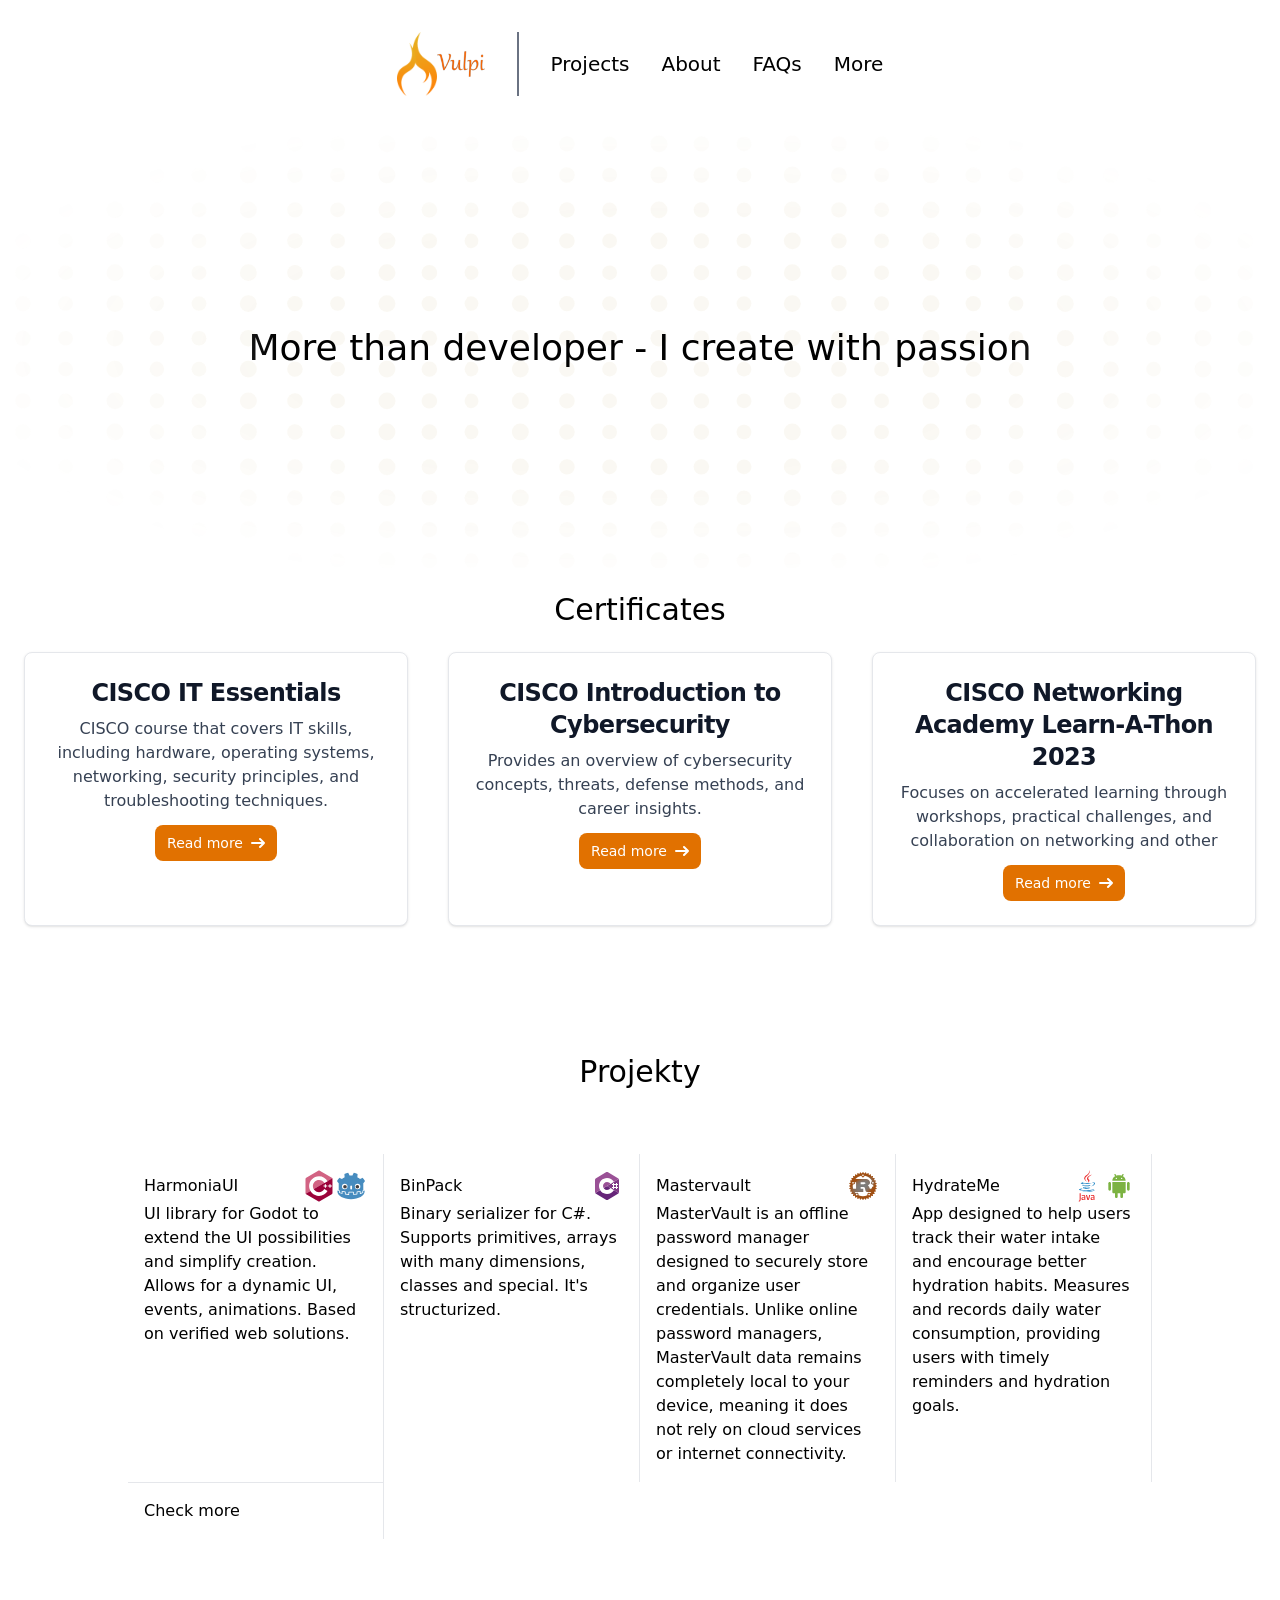
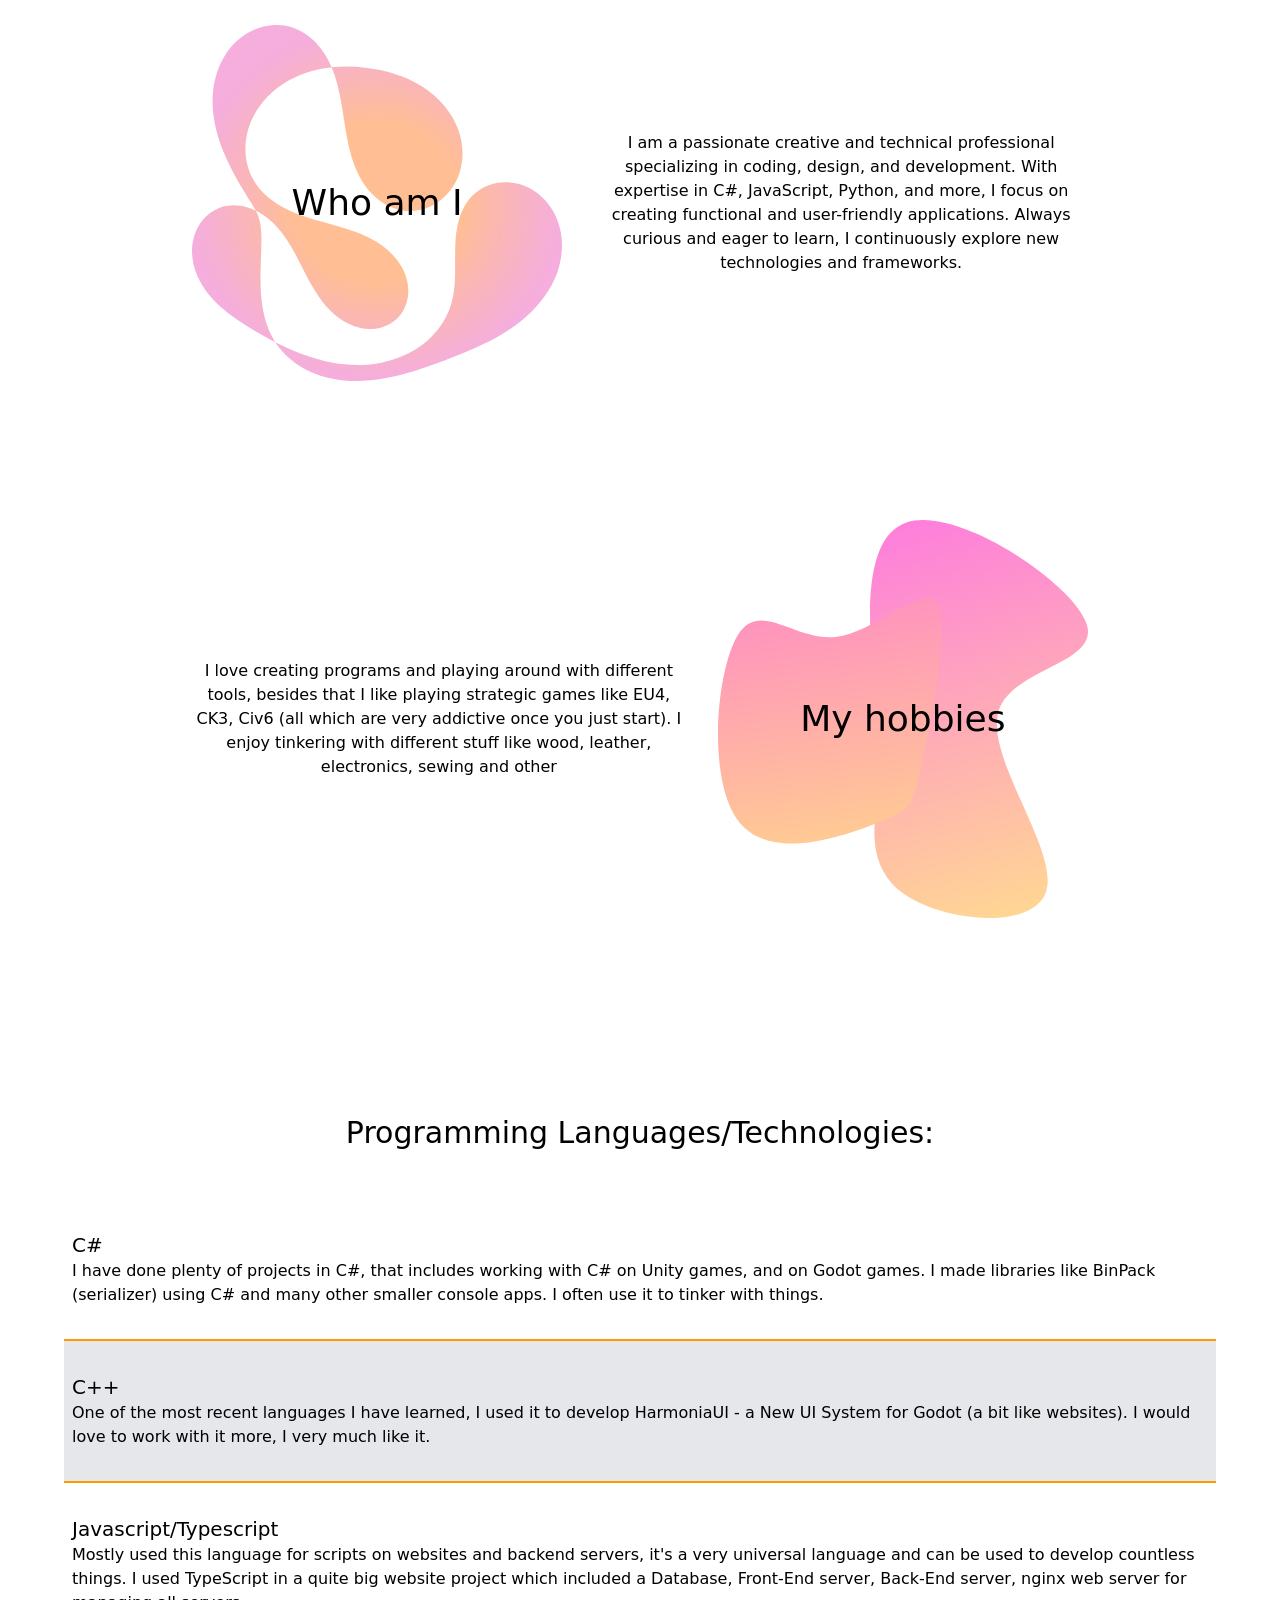
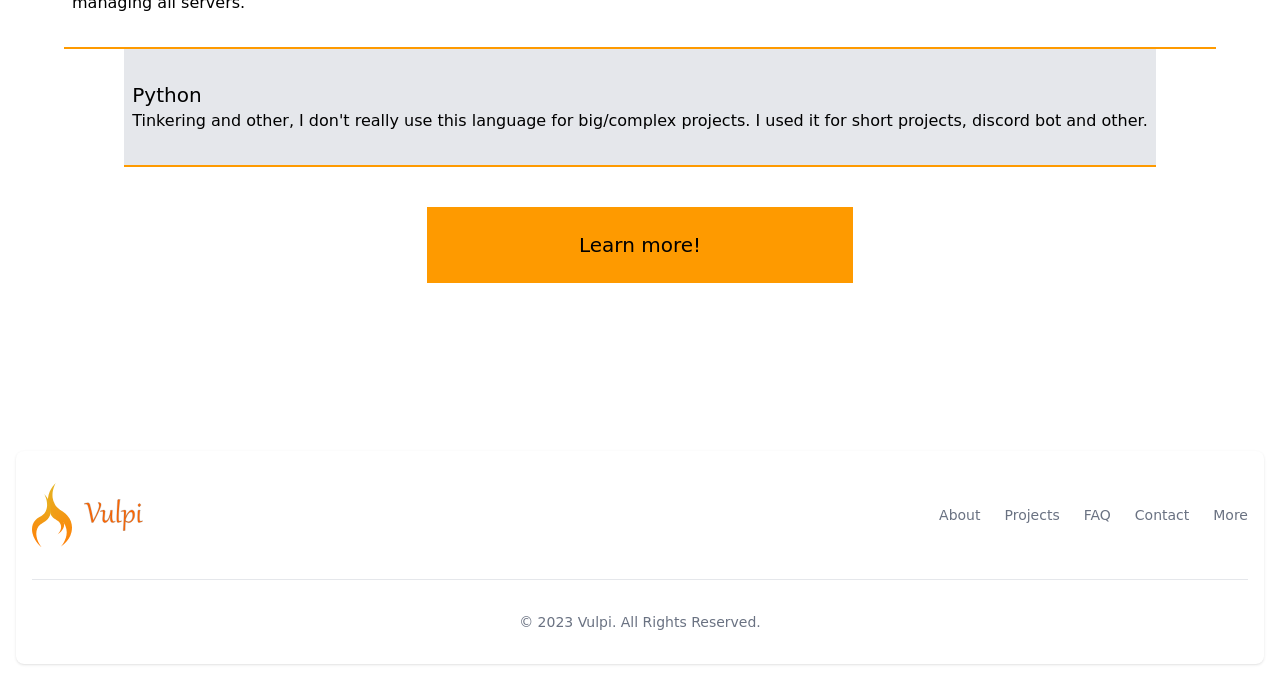
<file: index.html>
<!DOCTYPE html>
<html lang="en">
<head>
    <meta charset="UTF-8">
    <meta name="viewport" content="width=device-width, initial-scale=1.0">
    <link rel="stylesheet" href="./deps/css/main.css">
    <link rel="icon" href="./graphics/icon.svg">
    <title>Vulpi</title>
</head>
<body class="bg-white dark:bg-gray-900 dark:text-white">
    <header class="flex justify-center w-full max-sm:justify-around animate-fade-down">
        <a href="./index.html" class="flex items-center p-4 sm:m-4 animate-fade-down">
            <img src="./graphics/icon.png" class="wh-auto max-w-16 max-h-16">
            <img src="./graphics/logo-text.png" class="max-w-12 max-h-16 animate-waving-hand">
        </a>
        <div class="sm:my-8 sm:border-1 animate-flip-up border-gray-500"></div>
        <ul class="hidden sm:visible sm:flex gap-8 p-8 justify-center items-center text-xl">
            <li><a href="./en/projects.html" class="hover:text-orange-600">Projects</a></li>
            <li><a href="./en/about.html" class="hover:text-orange-600">About</a></li>
            <li><a href="./en/faq.html" class="hover:text-orange-600">FAQs</a></li>
            <li><a href="./en/more.html" class="hover:text-orange-600">More</a></li>
        </ul>
        <div class="hidden max-sm:flex">
            <img src="./graphics/icons/outline/general/bars.svg" class="dark:filter-[brightness(0)invert(1)] dark:block hover:animate-jump text-3xl items-center w-10" id="navigation-button"></img>
        </div>
    </header>
    <div id="navigation-menu" hidden>
        <ul class="max-sm:visible max-sm:block p-8 justify-center items-center text-xl *:my-2">
            <li><a href="./en/projects.html" class="hover:text-orange-600">Projects</a></li>
            <li><a href="./en/about.html" class="hover:text-orange-600">About</a></li>
            <li><a href="./en/faq.html" class="hover:text-orange-600">FAQs</a></li>
            <li><a href="./en/more.html" class="hover:text-orange-600">More</a></li>
        </ul>
    </div>
    <main>
        <div class="[mask-image:radial-gradient(ellipse,#000_40%,transparent_80%)] animate-pulse flex justify-center p-10 py-50 bg-[url(../../graphics/patterns/dots.svg)]">
            <h1 class="text-4xl text-center">More than developer - I create with passion</h1>
        </div>
        <!-- Certificates -->
        <h1 class="flex justify-center text-3xl p-4 my-2 animate-fade-down">Certificates</h1>
        <div class="animate-fade-down flex *:text-center justify-center gap-10 flex-wrap max-sm:px-2">
            <div class="flex-[0_0_1/3] max-w-sm p-6 bg-white border border-gray-200 rounded-lg shadow-sm dark:bg-gray-800 dark:border-gray-700">
                <a href="https://www.netacad.com/courses/it-essentials-7?courseLang=en-US">
                    <h5 class="mb-2 text-2xl font-bold tracking-tight text-gray-900 dark:text-white">CISCO IT Essentials</h5>
                </a>
                <p class="mb-3 font-normal text-gray-700 dark:text-gray-400">CISCO course that covers IT skills, including hardware, operating systems, networking, security principles, and troubleshooting techniques.</p>
                <a href="https://www.netacad.com/courses/it-essentials-7?courseLang=en-US" class="inline-flex items-center px-3 py-2 text-sm font-medium text-center text-white bg-amber-600 
                rounded-lg hover:bg-amber-700 focus:ring-4 focus:outline-none focus:bg-amber-300 dark:bg-amber-600 
                dark:hover:bg-amber-700 dark:focus:ring-amber-300">
                    Read more
                    <svg class="rtl:rotate-180 w-3.5 h-3.5 ms-2" aria-hidden="true" xmlns="http://www.w3.org/2000/svg" fill="none" viewBox="0 0 14 10">
                        <path stroke="currentColor" stroke-linecap="round" stroke-linejoin="round" stroke-width="2" d="M1 5h12m0 0L9 1m4 4L9 9"/>
                    </svg>
                </a>
            </div>    
            <div class="flex-[0_0_1/3] max-w-sm p-6 bg-white border border-gray-200 rounded-lg shadow-sm dark:bg-gray-800 dark:border-gray-700">
                <a href="https://www.netacad.com/courses/introduction-to-cybersecurity?courseLang=en-US">
                    <h5 class="mb-2 text-2xl font-bold tracking-tight text-gray-900 dark:text-white">CISCO Introduction to Cybersecurity</h5>
                </a>
                <p class="mb-3 font-normal text-gray-700 dark:text-gray-400">Provides an overview of cybersecurity concepts, threats, defense methods, and career insights.</p>
                <a href="https://www.netacad.com/courses/introduction-to-cybersecurity?courseLang=en-US" class="inline-flex items-center px-3 py-2 text-sm font-medium text-center text-white bg-amber-600 
                rounded-lg hover:bg-amber-700 focus:ring-4 focus:outline-none focus:bg-amber-300 dark:bg-amber-600 
                dark:hover:bg-amber-700 dark:focus:ring-amber-300">
                    Read more
                    <svg class="rtl:rotate-180 w-3.5 h-3.5 ms-2" aria-hidden="true" xmlns="http://www.w3.org/2000/svg" fill="none" viewBox="0 0 14 10">
                        <path stroke="currentColor" stroke-linecap="round" stroke-linejoin="round" stroke-width="2" d="M1 5h12m0 0L9 1m4 4L9 9"/>
                    </svg>
                </a>
            </div>    
            <div class="flex-[0_0_1/3] max-w-sm p-6 bg-white border border-gray-200 rounded-lg shadow-sm dark:bg-gray-800 dark:border-gray-700">
                <a href="https://www.netacadlearnathon.com/">
                    <h5 class="mb-2 text-2xl font-bold tracking-tight text-gray-900 dark:text-white">CISCO Networking Academy Learn-A-Thon 2023</h5>
                </a>
                <p class="mb-3 font-normal text-gray-700 dark:text-gray-400">Focuses on accelerated learning through workshops, practical challenges, and collaboration on networking and other</p>
                <a href="https://www.netacadlearnathon.com/" class="inline-flex items-center px-3 py-2 text-sm font-medium text-center text-white bg-amber-600 
                rounded-lg hover:bg-amber-700 focus:ring-4 focus:outline-none focus:bg-amber-300 dark:bg-amber-600 
                dark:hover:bg-amber-700 dark:focus:ring-amber-300">
                    Read more
                    <svg class="rtl:rotate-180 w-3.5 h-3.5 ms-2" aria-hidden="true" xmlns="http://www.w3.org/2000/svg" fill="none" viewBox="0 0 14 10">
                        <path stroke="currentColor" stroke-linecap="round" stroke-linejoin="round" stroke-width="2" d="M1 5h12m0 0L9 1m4 4L9 9"/>
                    </svg>
                </a>
            </div>    
        </div>

        <!-- Projects -->
        <div>
            <h2 class="text-center pb-16 pt-32 text-3xl">Projekty</h2>
            <div class="grid grid-cols-4 max-sm:grid-cols-1 max-xl:grid-cols-2 justify-center *:border-gray-200 dark:*:border-gray-800 max-sm:px-0.5 px-32 scranim:animate-flip-down scranimup:animate-none">
                <div class="p-4 border-r-1 flip-card">
                    <div class="flip-card-inner">
                        <div class="flip-card-front">
                            <div class="flex items-center justify-between">
                                <h3>HarmoniaUI</h3>
                                <div class="flex">
                                    <img class="w-8" src="./graphics/icons/solid/brands/cplusplus-original.svg">
                                    <img class="w-8" src="./graphics/icons/solid/brands/godot.svg">    
                                </div>
                            </div>
                            <p>UI library for Godot to extend the UI possibilities and simplify creation. Allows for a dynamic UI, events, animations. Based on verified web solutions.</p>    
                            <div class="flex w-full justify-end">
                                <img src="./graphics/icons/cursor-click.svg" class="w-8 hidden max-sm:block dark:filter-[brightness(0)invert(1)]">
                            </div>
                        </div>
                        <div class="flip-card-back">
                            <h5>Technology: C++, Godot</h5>
                            <p class="hidden-content">An attempt of creating a more comfortable and elastic solution to UI that's intuitive for web users.</p>
                            <a href="https://github.com/imvulpi/HarmoniaUI/" class="dark:text-amber-100 text-amber-600 dark:hover:text-amber-300 hover:text-amber-700">Check on Github</a>
                        </div>
                    </div>
                </div>
                <div class="p-4 border-r-1 flip-card">
                    <div class="flip-card-inner">
                        <div class="flip-card-front">
                            <div class="flex items-center justify-between">
                                <h3>BinPack</h3>
                                <div class="flex">
                                    <img class="w-8" src="./graphics/icons/solid/brands/csharp.svg">
                                </div>
                            </div>
                            <p>Binary serializer for C#. Supports primitives, arrays with many dimensions, classes and special. It's structurized.</p>    
                        </div>
                        <div class="flip-card-back">
                            <h5>Technology: C#</h5>
                            <p class="hidden-content">Expanding knowledge on topic of low level operations in C# language.</p>
                            <a href="https://github.com/imvulpi/BinPack" class="dark:text-amber-100 text-amber-600 dark:hover:text-amber-300 hover:text-amber-700">Check on Github</a>
                        </div>
                    </div>
                </div>
                <div class="p-4 border-r-1 flip-card">
                    <div class="flip-card-inner">
                        <div class="flip-card-front">
                            <div class="flex items-center justify-between">
                                <h3>Mastervault</h3>
                                <div class="flex">
                                    <img class="w-8" src="./graphics/icons/solid/brands/rust.svg">
                                </div>
                            </div>
                            <p>MasterVault is an offline password manager designed to securely store and organize user credentials. Unlike online password managers, MasterVault data remains completely local to your device, meaning it does not rely on cloud services or internet connectivity.</p>    
                        </div>
                        <div class="flip-card-back">
                            <h5>Technology: Rust</h5>
                            <p class="hidden-content">Desire to create a local password manager for easy and fast use, but also a safe storage of passwords.</p>
                            <a href="https://github.com/imvulpi/mastervault" class="dark:text-amber-100 text-amber-600 dark:hover:text-amber-300 hover:text-amber-700">Check on Github</a>
                        </div>
                    </div>
                </div>
                <div class="p-4 border-r-1 flip-card">
                    <div class="flip-card-inner">
                        <div class="flip-card-front">
                            <div class="flex items-center justify-between">
                                <h3>HydrateMe</h3>
                                <div class="flex">
                                    <img class="w-8" src="./graphics/icons/solid/brands/java-original-wordmark.svg">
                                    <img class="w-8" src="./graphics/icons/solid/brands/android-os.svg">
                                </div>
                            </div>
                            <p>App designed to help users track their water intake and encourage better hydration habits. Measures and records daily water consumption, providing users with timely reminders and hydration goals.</p>    
                        </div>
                        <div class="flip-card-back">
                            <h5>Technologia: Java, Android</h5>
                            <p class="hidden-content">Trial of Java and Android studio to create a useful application tracking users hydration.</p>
                            <a href="https://github.com/imvulpi/HydrateMe" class="dark:text-amber-100 text-amber-600 dark:hover:text-amber-300 hover:text-amber-700">Check on Github</a>
                        </div>
                    </div>
                </div>
                <a class="flex-[0_0_1/4] p-4 border-t-1 border-r-1 hover:dark:bg-gray-800 hover:bg-amber-50" href="./en/projects.html">Check more</a>
            </div>
        </div>

        <!-- About me -->
        <div class="scranim:animate-from-left scranim-delay:100 translate-x-[-100vw] m-32 max-lg:m-4 max-lg:mt-32 p-16 max-sm:p-4 flex gap-8 justify-center items-center max-sm:flex-wrap">
            <div class="relative flex items-center justify-center basis-1/2 sm:basis:1">
                <img src="./graphics/patterns/splash1.svg" class="absolute -z-10 opacity-50 w-100">
                <h3 class="flex text-4xl text-center p-4 justify-center items-center">Who am I</h3>
            </div>
            <p class="text-center lg:basis-2/3">I am a passionate creative and technical professional specializing in coding, design, and development. With expertise in C#, JavaScript, Python, and more, I focus on creating functional and user-friendly applications. Always curious and eager to learn, I continuously explore new technologies and frameworks.</p>
        </div>
        <div class="overflow-hidden">
            <div class="scranim:animate-from-right scranim-delay:100 translate-x-[100vw] m-32 max-lg:m-4 max-lg:mt-32 p-16 max-sm:p-4 flex gap-8 justify-center items-center max-sm:flex-wrap">
                <p class="text-center lg:basis-2/3">I love creating programs and playing around with different tools, besides that I like playing strategic games like EU4, CK3, Civ6 (all which are very addictive once you just start). I enjoy tinkering with different stuff like wood, leather, electronics, sewing and other</p>
                <div class="relative flex items-center justify-center basis-1/2 sm:basis:1">
                    <img src="./graphics/patterns/splash2.svg" class="absolute -z-10 opacity-50 w-100">
                    <h3 class="flex text-4xl text-center p-4 justify-center items-center">My hobbies</h3>
                </div>
            </div>
        </div>

        <!-- Languages I use -->
        <div class="flex flex-col justify-center items-center">
            <h4 class="flex text-3xl max-sm:text-xl text-center p-4 justify-center items-center my-32 mb-8 scranim:animate-fade-down">Programming Languages/Technologies:</h4>
            <ul class="overflow-hidden flex flex-col items-center justify-center *:flex *:justify-center *:p-2 *:py-8 *:even:dark:bg-gray-800 *:even:bg-gray-200 *:border-b-2 *:border-amber-500 lg:mx-16 sm:mx-4">
                <li class="scranim:animate-from-left translate-x-[-100vw] scranim-delay:50">
                    <div>
                        <h5 class="text-xl">C#</h5>
                        <p>I have done plenty of projects in C#, that includes working with C# on Unity games, and on Godot games. I made libraries like BinPack (serializer) using C# and many other smaller console apps. I often use it to tinker with things.</p>
                    </div>
                </li>
                <li class="scranim:animate-from-right translate-x-[100vw] scranim-delay:50">
                    <div>
                        <h5 class="text-xl" >C++</h5>
                        <p>One of the most recent languages I have learned, I used it to develop HarmoniaUI - a New UI System for Godot (a bit like websites). I would love to work with it more, I very much like it.</p>
                    </div>
                </li>
                <li class="scranim:animate-from-right translate-x-[100vw] scranim-delay:50">
                    <div>
                        <h5 class="text-xl">Javascript/Typescript</h5>
                        <p>Mostly used this language for scripts on websites and backend servers, it's a very universal language and can be used to develop countless things. I used TypeScript in a quite big website project which included a Database, Front-End server, Back-End server, nginx web server for managing all servers.</p>
                    </div>
                </li>
                <li class="scranim:animate-from-left translate-x-[-100vw] scranim-delay:50">
                    <div>
                        <h5 class="text-xl">Python</h5>
                        <p>Tinkering and other, I don't really use this language for big/complex projects. I used it for short projects, discord bot and other.</p>
                    </div>
                </li>
            </ul>
            <a href="./en/about.html" class="p-6 m-2 my-10 cursor-pointer text-xl animate-bounce bg-amber-500 flex justify-center w-1/3 max-sm:w-full">Learn more!</a>
        </div>
    </main>
    <div class="my-32"></div>
    <footer class="bg-white rounded-lg shadow-sm dark:bg-gray-900 m-4 scranim:animate-flip-down">
        <div class="w-full max-w-screen-xl mx-auto p-4 md:py-8">
            <div class="sm:flex sm:items-center sm:justify-between">
                <a href="#" class="flex items-center mb-4 sm:mb-0 space-x-3 rtl:space-x-reverse">
                    <img src="./graphics/icon.svg" class="h-16" alt="Vulpi Logo" />
                    <img src="./graphics/logo-text.svg" class="h-8" alt="Vulpi Logo" />
                </a>
                <ul class="flex flex-wrap items-center mb-6 text-sm font-medium text-gray-500 sm:mb-0 dark:text-gray-400">
                    <li>
                        <a href="./en/about.html" class="hover:underline me-4 md:me-6">About</a>
                    </li>
                    <li>
                        <a href="./en/projects.html" class="hover:underline me-4 md:me-6">Projects</a>
                    </li>
                    <li>
                        <a href="./en/faq.html" class="hover:underline me-4 md:me-6">FAQ</a>
                    </li>
                    <li>
                        <a href="./en/contact.html" class="hover:underline me-4 md:me-6">Contact</a>
                    </li>
                    <li>
                        <a href="./en/more.html" class="hover:underline hover:">More</a>
                    </li>
                </ul>
            </div>
            <hr class="my-6 border-gray-200 sm:mx-auto dark:border-gray-700 lg:my-8" />
            <span class="block text-sm text-gray-500 sm:text-center dark:text-gray-400">© 2023 <a href="https://github.com/imvulpi" class="hover:underline">Vulpi</a>. All Rights Reserved.</span>
        </div>
    </footer> 

    <div class="hidden animate-fade-left animate-fade-down animate-from-left animate-from-right animate-fade-down animate-jump-out"></div>
</body>
<script src="./deps/js/main-navigation.js"></script>
<script src="./deps/js/slider-animations.js"></script>
</html>
</file>
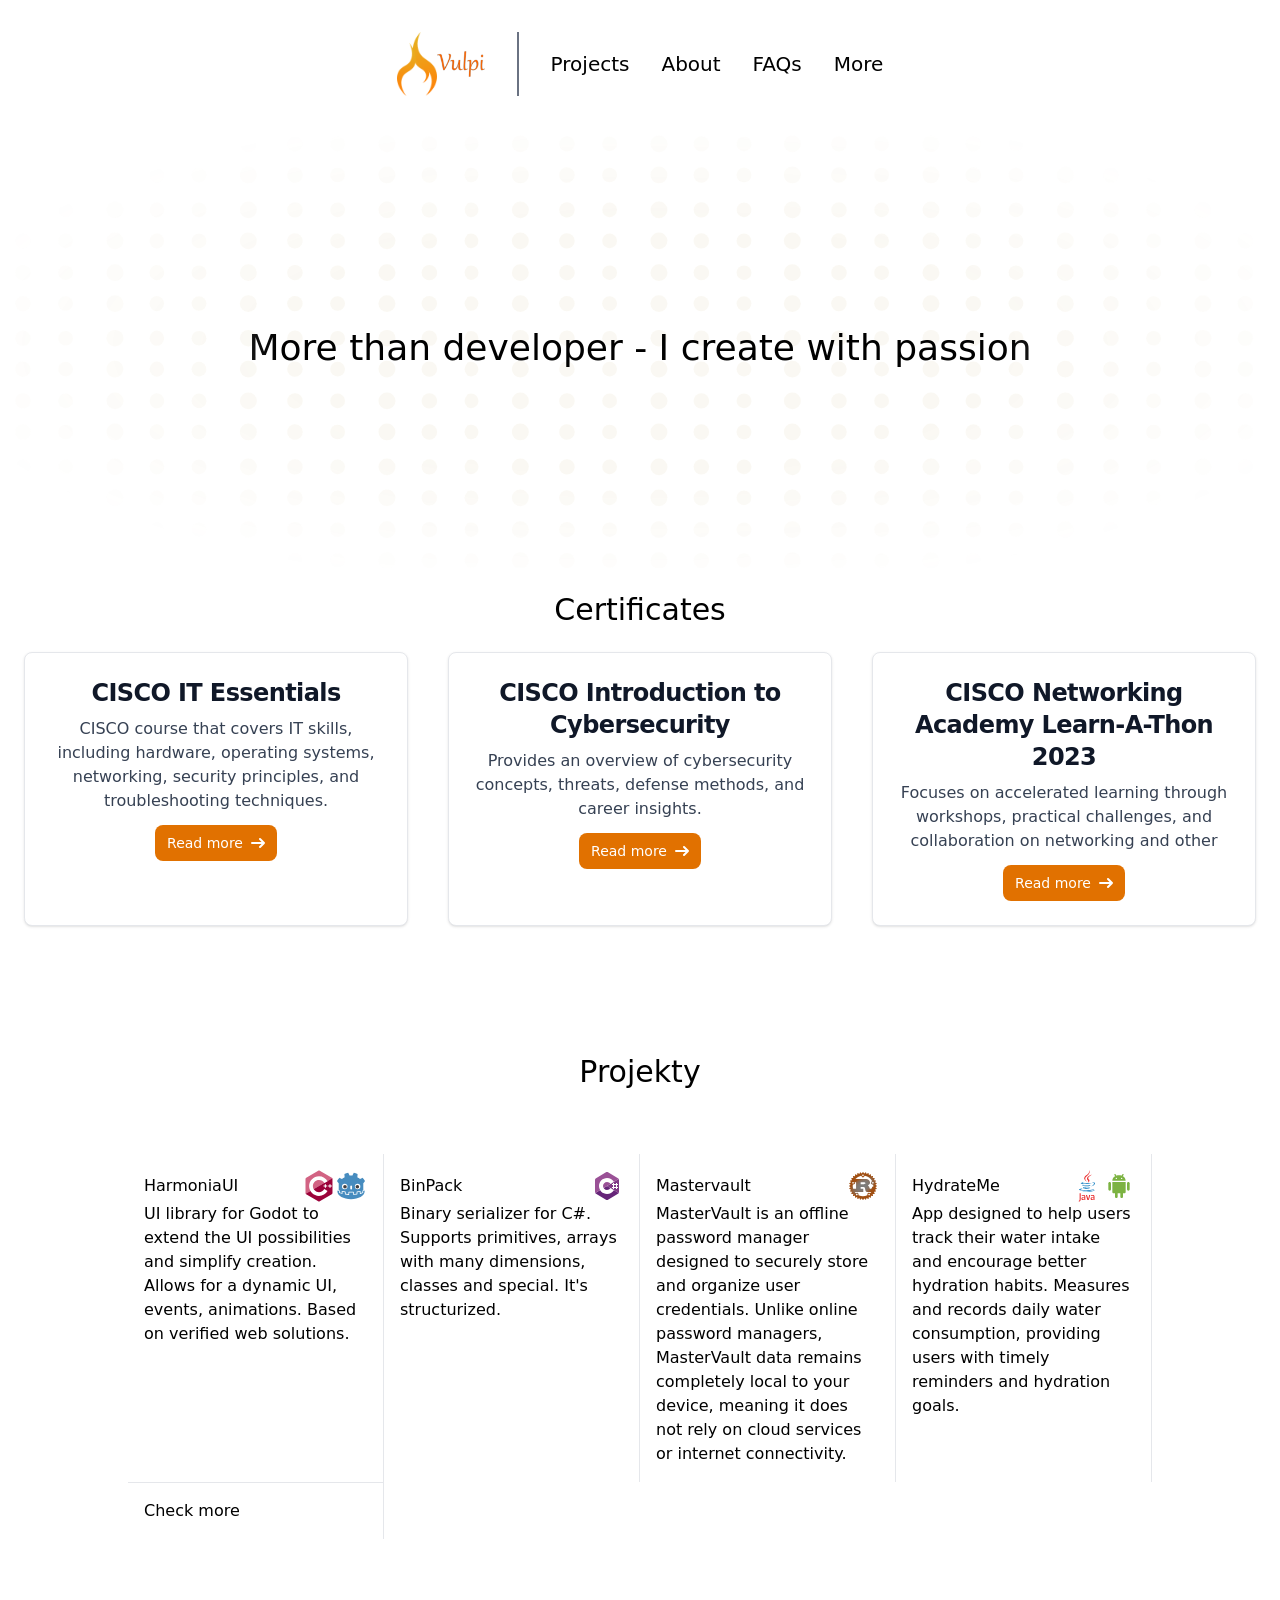
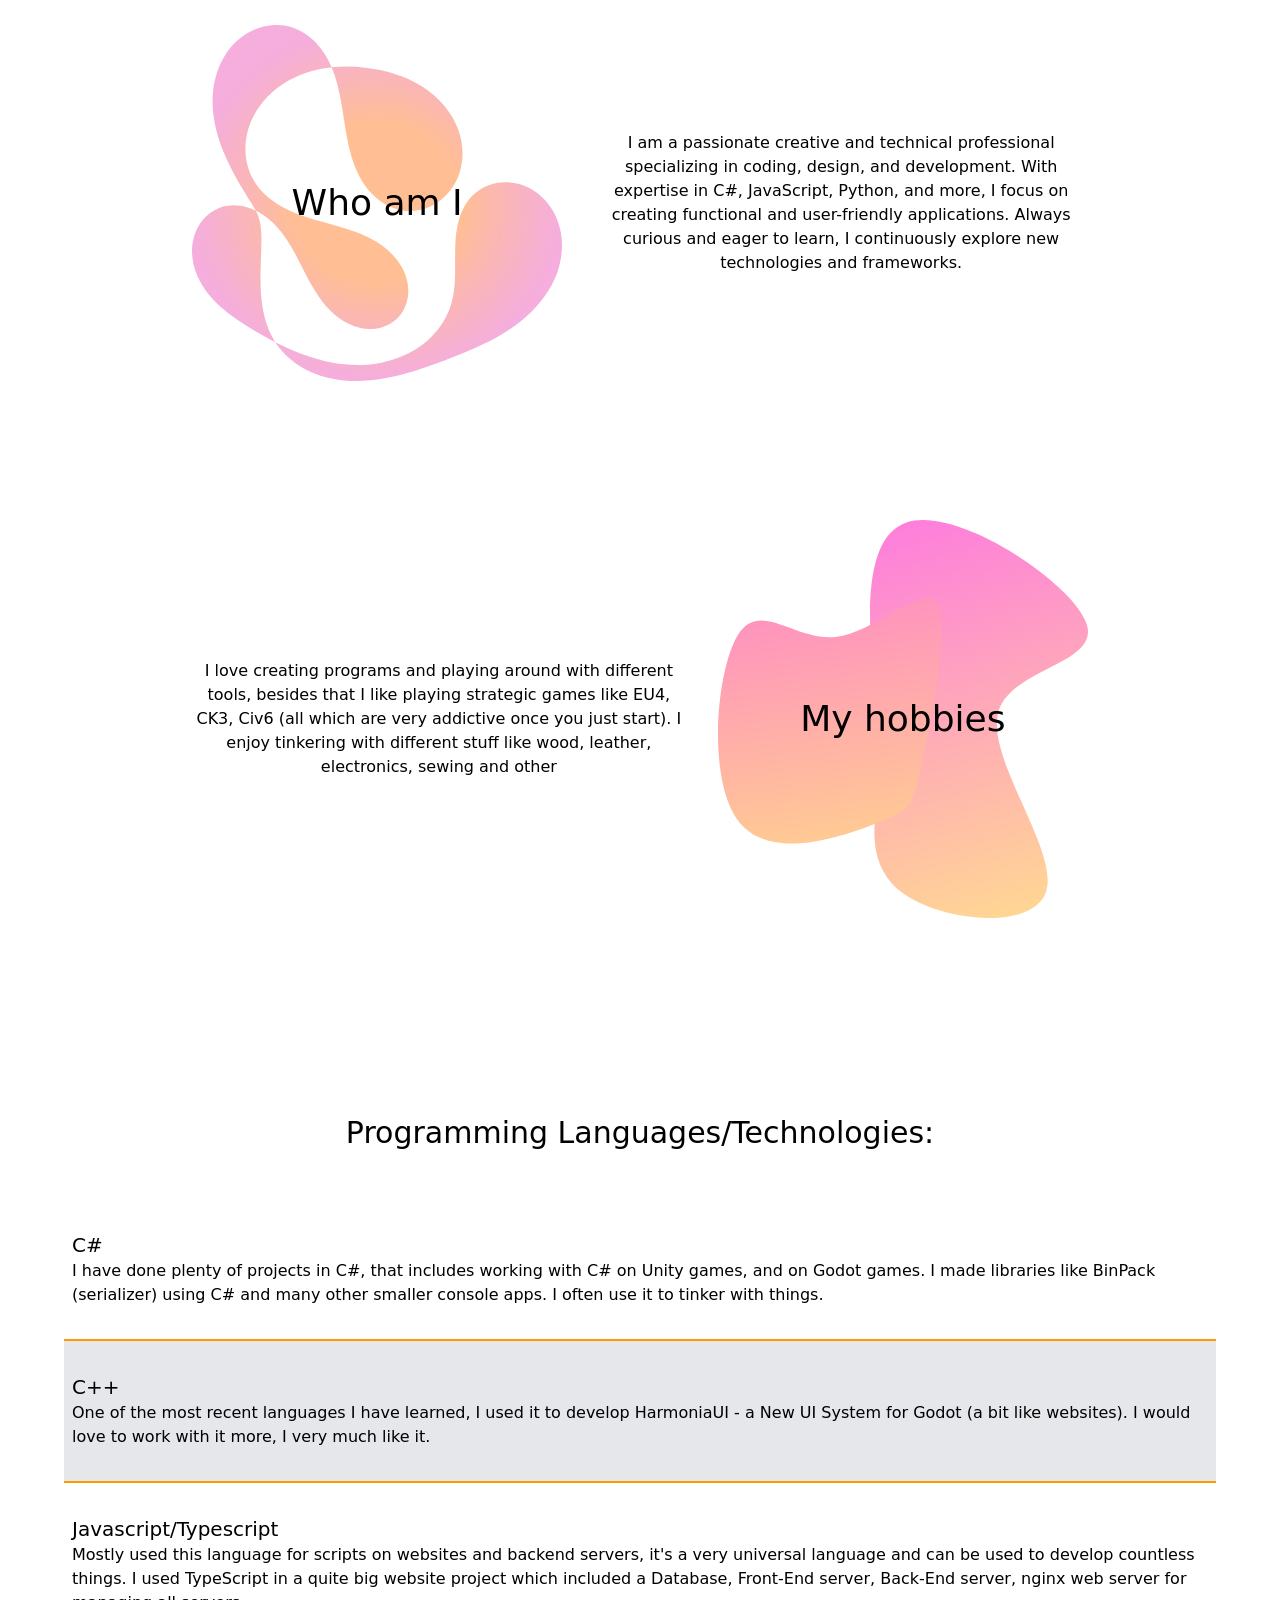
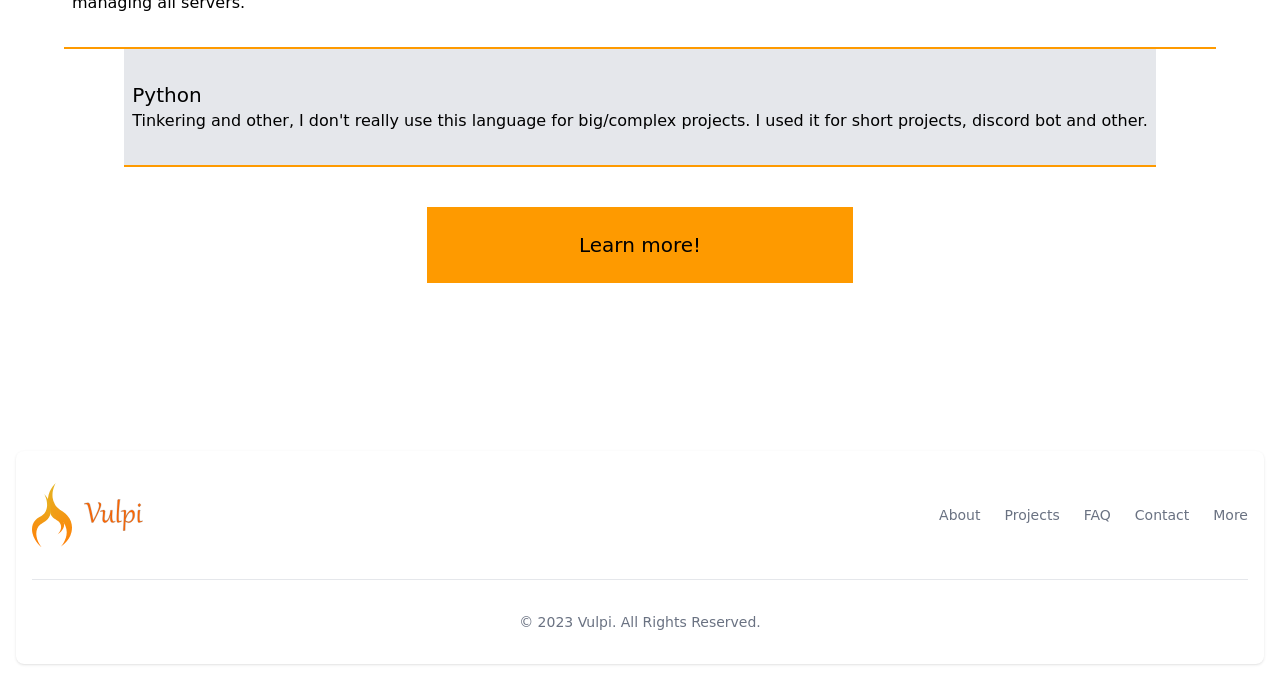
<file: en/index.html>
<!DOCTYPE html>
<html lang="en">
<head>
    <meta charset="UTF-8">
    <meta name="viewport" content="width=device-width, initial-scale=1.0">
    <link rel="stylesheet" href="../deps/css/main.css">
    <link rel="icon" href="../graphics/icon.svg">
    <title>Vulpi</title>
</head>
<body class="bg-white dark:bg-gray-900 dark:text-white">
    <header class="flex justify-center w-full max-sm:justify-around animate-fade-down">
        <a href="./index.html" class="flex items-center p-4 sm:m-4 animate-fade-down">
            <img src="../graphics/icon.png" class="wh-auto max-w-16 max-h-16">
            <img src="../graphics/logo-text.png" class="max-w-12 max-h-16 animate-waving-hand">
        </a>
        <div class="sm:my-8 sm:border-1 animate-flip-up border-gray-500"></div>
        <ul class="hidden sm:visible sm:flex gap-8 p-8 justify-center items-center text-xl">
            <li><a href="./projects.html" class="hover:text-orange-600">Projects</a></li>
            <li><a href="./about.html" class="hover:text-orange-600">About</a></li>
            <li><a href="./faq.html" class="hover:text-orange-600">FAQs</a></li>
            <li><a href="./more.html" class="hover:text-orange-600">More</a></li>
        </ul>
        <div class="hidden max-sm:flex">
            <img src="../graphics/icons/outline/general/bars.svg" class="dark:filter-[brightness(0)invert(1)] dark:block hover:animate-jump text-3xl items-center w-10" id="navigation-button"></img>
        </div>
    </header>
    <div id="navigation-menu" hidden>
        <ul class="max-sm:visible max-sm:block p-8 justify-center items-center text-xl *:my-2">
            <li><a href="./projects.html" class="hover:text-orange-600">Projects</a></li>
            <li><a href="./about.html" class="hover:text-orange-600">About</a></li>
            <li><a href="./faq.html" class="hover:text-orange-600">FAQs</a></li>
            <li><a href="./more.html" class="hover:text-orange-600">More</a></li>
        </ul>
    </div>
    <main>
        <div class="[mask-image:radial-gradient(ellipse,#000_40%,transparent_80%)] animate-pulse flex justify-center p-10 py-50 bg-[url(../../graphics/patterns/dots.svg)]">
            <h1 class="text-4xl text-center">More than developer - I create with passion</h1>
        </div>
        <!-- Certificates -->
        <h1 class="flex justify-center text-3xl p-4 my-2 animate-fade-down">Certificates</h1>
        <div class="animate-fade-down flex *:text-center justify-center gap-10 flex-wrap max-sm:px-2">
            <div class="flex-[0_0_1/3] max-w-sm p-6 bg-white border border-gray-200 rounded-lg shadow-sm dark:bg-gray-800 dark:border-gray-700">
                <a href="https://www.netacad.com/courses/it-essentials-7?courseLang=en-US">
                    <h5 class="mb-2 text-2xl font-bold tracking-tight text-gray-900 dark:text-white">CISCO IT Essentials</h5>
                </a>
                <p class="mb-3 font-normal text-gray-700 dark:text-gray-400">CISCO course that covers IT skills, including hardware, operating systems, networking, security principles, and troubleshooting techniques.</p>
                <a href="https://www.netacad.com/courses/it-essentials-7?courseLang=en-US" class="inline-flex items-center px-3 py-2 text-sm font-medium text-center text-white bg-amber-600 
                rounded-lg hover:bg-amber-700 focus:ring-4 focus:outline-none focus:bg-amber-300 dark:bg-amber-600 
                dark:hover:bg-amber-700 dark:focus:ring-amber-300">
                    Read more
                    <svg class="rtl:rotate-180 w-3.5 h-3.5 ms-2" aria-hidden="true" xmlns="http://www.w3.org/2000/svg" fill="none" viewBox="0 0 14 10">
                        <path stroke="currentColor" stroke-linecap="round" stroke-linejoin="round" stroke-width="2" d="M1 5h12m0 0L9 1m4 4L9 9"/>
                    </svg>
                </a>
            </div>    
            <div class="flex-[0_0_1/3] max-w-sm p-6 bg-white border border-gray-200 rounded-lg shadow-sm dark:bg-gray-800 dark:border-gray-700">
                <a href="https://www.netacad.com/courses/introduction-to-cybersecurity?courseLang=en-US">
                    <h5 class="mb-2 text-2xl font-bold tracking-tight text-gray-900 dark:text-white">CISCO Introduction to Cybersecurity</h5>
                </a>
                <p class="mb-3 font-normal text-gray-700 dark:text-gray-400">Provides an overview of cybersecurity concepts, threats, defense methods, and career insights.</p>
                <a href="https://www.netacad.com/courses/introduction-to-cybersecurity?courseLang=en-US" class="inline-flex items-center px-3 py-2 text-sm font-medium text-center text-white bg-amber-600 
                rounded-lg hover:bg-amber-700 focus:ring-4 focus:outline-none focus:bg-amber-300 dark:bg-amber-600 
                dark:hover:bg-amber-700 dark:focus:ring-amber-300">
                    Read more
                    <svg class="rtl:rotate-180 w-3.5 h-3.5 ms-2" aria-hidden="true" xmlns="http://www.w3.org/2000/svg" fill="none" viewBox="0 0 14 10">
                        <path stroke="currentColor" stroke-linecap="round" stroke-linejoin="round" stroke-width="2" d="M1 5h12m0 0L9 1m4 4L9 9"/>
                    </svg>
                </a>
            </div>    
            <div class="flex-[0_0_1/3] max-w-sm p-6 bg-white border border-gray-200 rounded-lg shadow-sm dark:bg-gray-800 dark:border-gray-700">
                <a href="https://www.netacadlearnathon.com/">
                    <h5 class="mb-2 text-2xl font-bold tracking-tight text-gray-900 dark:text-white">CISCO Networking Academy Learn-A-Thon 2023</h5>
                </a>
                <p class="mb-3 font-normal text-gray-700 dark:text-gray-400">Focuses on accelerated learning through workshops, practical challenges, and collaboration on networking and other</p>
                <a href="https://www.netacadlearnathon.com/" class="inline-flex items-center px-3 py-2 text-sm font-medium text-center text-white bg-amber-600 
                rounded-lg hover:bg-amber-700 focus:ring-4 focus:outline-none focus:bg-amber-300 dark:bg-amber-600 
                dark:hover:bg-amber-700 dark:focus:ring-amber-300">
                    Read more
                    <svg class="rtl:rotate-180 w-3.5 h-3.5 ms-2" aria-hidden="true" xmlns="http://www.w3.org/2000/svg" fill="none" viewBox="0 0 14 10">
                        <path stroke="currentColor" stroke-linecap="round" stroke-linejoin="round" stroke-width="2" d="M1 5h12m0 0L9 1m4 4L9 9"/>
                    </svg>
                </a>
            </div>    
        </div>

        <!-- Projects -->
        <div>
            <h2 class="text-center pb-16 pt-32 text-3xl">Projekty</h2>
            <div class="grid grid-cols-4 max-sm:grid-cols-1 max-xl:grid-cols-2 justify-center *:border-gray-200 dark:*:border-gray-800 max-sm:px-0.5 px-32 scranim:animate-flip-down scranimup:animate-none">
                <div class="p-4 border-r-1 flip-card">
                    <div class="flip-card-inner">
                        <div class="flip-card-front">
                            <div class="flex items-center justify-between">
                                <h3>HarmoniaUI</h3>
                                <div class="flex">
                                    <img class="w-8" src="../graphics/icons/solid/brands/cplusplus-original.svg">
                                    <img class="w-8" src="../graphics/icons/solid/brands/godot.svg">    
                                </div>
                            </div>
                            <p>UI library for Godot to extend the UI possibilities and simplify creation. Allows for a dynamic UI, events, animations. Based on verified web solutions.</p>    
                            <div class="flex w-full justify-end">
                                <img src="../graphics/icons/cursor-click.svg" class="w-8 hidden max-sm:block dark:filter-[brightness(0)invert(1)]">
                            </div>
                        </div>
                        <div class="flip-card-back">
                            <h5>Technology: C++, Godot</h5>
                            <p class="hidden-content">An attempt of creating a more comfortable and elastic solution to UI that's intuitive for web users.</p>
                            <a href="https://github.com/imvulpi/HarmoniaUI/" class="dark:text-amber-100 text-amber-600 dark:hover:text-amber-300 hover:text-amber-700">Check on Github</a>
                        </div>
                    </div>
                </div>
                <div class="p-4 border-r-1 flip-card">
                    <div class="flip-card-inner">
                        <div class="flip-card-front">
                            <div class="flex items-center justify-between">
                                <h3>BinPack</h3>
                                <div class="flex">
                                    <img class="w-8" src="../graphics/icons/solid/brands/csharp.svg">
                                </div>
                            </div>
                            <p>Binary serializer for C#. Supports primitives, arrays with many dimensions, classes and special. It's structurized.</p>    
                        </div>
                        <div class="flip-card-back">
                            <h5>Technology: C#</h5>
                            <p class="hidden-content">Expanding knowledge on topic of low level operations in C# language.</p>
                            <a href="https://github.com/imvulpi/BinPack" class="dark:text-amber-100 text-amber-600 dark:hover:text-amber-300 hover:text-amber-700">Check on Github</a>
                        </div>
                    </div>
                </div>
                <div class="p-4 border-r-1 flip-card">
                    <div class="flip-card-inner">
                        <div class="flip-card-front">
                            <div class="flex items-center justify-between">
                                <h3>Mastervault</h3>
                                <div class="flex">
                                    <img class="w-8" src="../graphics/icons/solid/brands/rust.svg">
                                </div>
                            </div>
                            <p>MasterVault is an offline password manager designed to securely store and organize user credentials. Unlike online password managers, MasterVault data remains completely local to your device, meaning it does not rely on cloud services or internet connectivity.</p>    
                        </div>
                        <div class="flip-card-back">
                            <h5>Technology: Rust</h5>
                            <p class="hidden-content">Desire to create a local password manager for easy and fast use, but also a safe storage of passwords.</p>
                            <a href="https://github.com/imvulpi/mastervault" class="dark:text-amber-100 text-amber-600 dark:hover:text-amber-300 hover:text-amber-700">Check on Github</a>
                        </div>
                    </div>
                </div>
                <div class="p-4 border-r-1 flip-card">
                    <div class="flip-card-inner">
                        <div class="flip-card-front">
                            <div class="flex items-center justify-between">
                                <h3>HydrateMe</h3>
                                <div class="flex">
                                    <img class="w-8" src="../graphics/icons/solid/brands/java-original-wordmark.svg">
                                    <img class="w-8" src="../graphics/icons/solid/brands/android-os.svg">
                                </div>
                            </div>
                            <p>App designed to help users track their water intake and encourage better hydration habits. Measures and records daily water consumption, providing users with timely reminders and hydration goals.</p>    
                        </div>
                        <div class="flip-card-back">
                            <h5>Technologia: Java, Android</h5>
                            <p class="hidden-content">Trial of Java and Android studio to create a useful application tracking users hydration.</p>
                            <a href="https://github.com/imvulpi/HydrateMe" class="dark:text-amber-100 text-amber-600 dark:hover:text-amber-300 hover:text-amber-700">Check on Github</a>
                        </div>
                    </div>
                </div>
                <a class="flex-[0_0_1/4] p-4 border-t-1 border-r-1 hover:dark:bg-gray-800 hover:bg-amber-50" href="./projects.html">Check more</a>
            </div>
        </div>

        <!-- About me -->
        <div class="scranim:animate-from-left scranim-delay:100 translate-x-[-100vw] m-32 max-lg:m-4 max-lg:mt-32 p-16 max-sm:p-4 flex gap-8 justify-center items-center max-sm:flex-wrap">
            <div class="relative flex items-center justify-center basis-1/2 sm:basis:1">
                <img src="../graphics/patterns/splash1.svg" class="absolute -z-10 opacity-50 w-100">
                <h3 class="flex text-4xl text-center p-4 justify-center items-center">Who am I</h3>
            </div>
            <p class="text-center lg:basis-2/3">I am a passionate creative and technical professional specializing in coding, design, and development. With expertise in C#, JavaScript, Python, and more, I focus on creating functional and user-friendly applications. Always curious and eager to learn, I continuously explore new technologies and frameworks.</p>
        </div>
        <div class="overflow-hidden">
            <div class="scranim:animate-from-right scranim-delay:100 translate-x-[100vw] m-32 max-lg:m-4 max-lg:mt-32 p-16 max-sm:p-4 flex gap-8 justify-center items-center max-sm:flex-wrap">
                <p class="text-center lg:basis-2/3">I love creating programs and playing around with different tools, besides that I like playing strategic games like EU4, CK3, Civ6 (all which are very addictive once you just start). I enjoy tinkering with different stuff like wood, leather, electronics, sewing and other</p>
                <div class="relative flex items-center justify-center basis-1/2 sm:basis:1">
                    <img src="../graphics/patterns/splash2.svg" class="absolute -z-10 opacity-50 w-100">
                    <h3 class="flex text-4xl text-center p-4 justify-center items-center">My hobbies</h3>
                </div>
            </div>
        </div>

        <!-- Languages I use -->
        <div class="flex flex-col justify-center items-center">
            <h4 class="flex text-3xl max-sm:text-xl text-center p-4 justify-center items-center my-32 mb-8 scranim:animate-fade-down">Programming Languages/Technologies:</h4>
            <ul class="overflow-hidden flex flex-col items-center justify-center *:flex *:justify-center *:p-2 *:py-8 *:even:dark:bg-gray-800 *:even:bg-gray-200 *:border-b-2 *:border-amber-500 lg:mx-16 sm:mx-4">
                <li class="scranim:animate-from-left translate-x-[-100vw] scranim-delay:50">
                    <div>
                        <h5 class="text-xl">C#</h5>
                        <p>I have done plenty of projects in C#, that includes working with C# on Unity games, and on Godot games. I made libraries like BinPack (serializer) using C# and many other smaller console apps. I often use it to tinker with things.</p>
                    </div>
                </li>
                <li class="scranim:animate-from-right translate-x-[100vw] scranim-delay:50">
                    <div>
                        <h5 class="text-xl" >C++</h5>
                        <p>One of the most recent languages I have learned, I used it to develop HarmoniaUI - a New UI System for Godot (a bit like websites). I would love to work with it more, I very much like it.</p>
                    </div>
                </li>
                <li class="scranim:animate-from-right translate-x-[100vw] scranim-delay:50">
                    <div>
                        <h5 class="text-xl">Javascript/Typescript</h5>
                        <p>Mostly used this language for scripts on websites and backend servers, it's a very universal language and can be used to develop countless things. I used TypeScript in a quite big website project which included a Database, Front-End server, Back-End server, nginx web server for managing all servers.</p>
                    </div>
                </li>
                <li class="scranim:animate-from-left translate-x-[-100vw] scranim-delay:50">
                    <div>
                        <h5 class="text-xl">Python</h5>
                        <p>Tinkering and other, I don't really use this language for big/complex projects. I used it for short projects, discord bot and other.</p>
                    </div>
                </li>
            </ul>
            <a href="./about.html" class="p-6 m-2 my-10 cursor-pointer text-xl animate-bounce bg-amber-500 flex justify-center w-1/3 max-sm:w-full">Learn more!</a>
        </div>
    </main>
    <div class="my-32"></div>
    <footer class="bg-white rounded-lg shadow-sm dark:bg-gray-900 m-4 scranim:animate-flip-down">
        <div class="w-full max-w-screen-xl mx-auto p-4 md:py-8">
            <div class="sm:flex sm:items-center sm:justify-between">
                <a href="#" class="flex items-center mb-4 sm:mb-0 space-x-3 rtl:space-x-reverse">
                    <img src="../graphics/icon.svg" class="h-16" alt="Vulpi Logo" />
                    <img src="../graphics/logo-text.svg" class="h-8" alt="Vulpi Logo" />
                </a>
                <ul class="flex flex-wrap items-center mb-6 text-sm font-medium text-gray-500 sm:mb-0 dark:text-gray-400">
                    <li>
                        <a href="./about.html" class="hover:underline me-4 md:me-6">About</a>
                    </li>
                    <li>
                        <a href="./projects.html" class="hover:underline me-4 md:me-6">Projects</a>
                    </li>
                    <li>
                        <a href="./faq.html" class="hover:underline me-4 md:me-6">FAQ</a>
                    </li>
                    <li>
                        <a href="./contact.html" class="hover:underline me-4 md:me-6">Contact</a>
                    </li>
                    <li>
                        <a href="./more.html" class="hover:underline hover:">More</a>
                    </li>
                </ul>
            </div>
            <hr class="my-6 border-gray-200 sm:mx-auto dark:border-gray-700 lg:my-8" />
            <span class="block text-sm text-gray-500 sm:text-center dark:text-gray-400">© 2023 <a href="https://github.com/imvulpi" class="hover:underline">Vulpi</a>. All Rights Reserved.</span>
        </div>
    </footer> 

    <div class="hidden animate-fade-left animate-fade-down animate-from-left animate-from-right animate-fade-down animate-jump-out"></div>
</body>
<script src="../deps/js/main-navigation.js"></script>
<script src="../deps/js/slider-animations.js"></script>
</html>
</file>
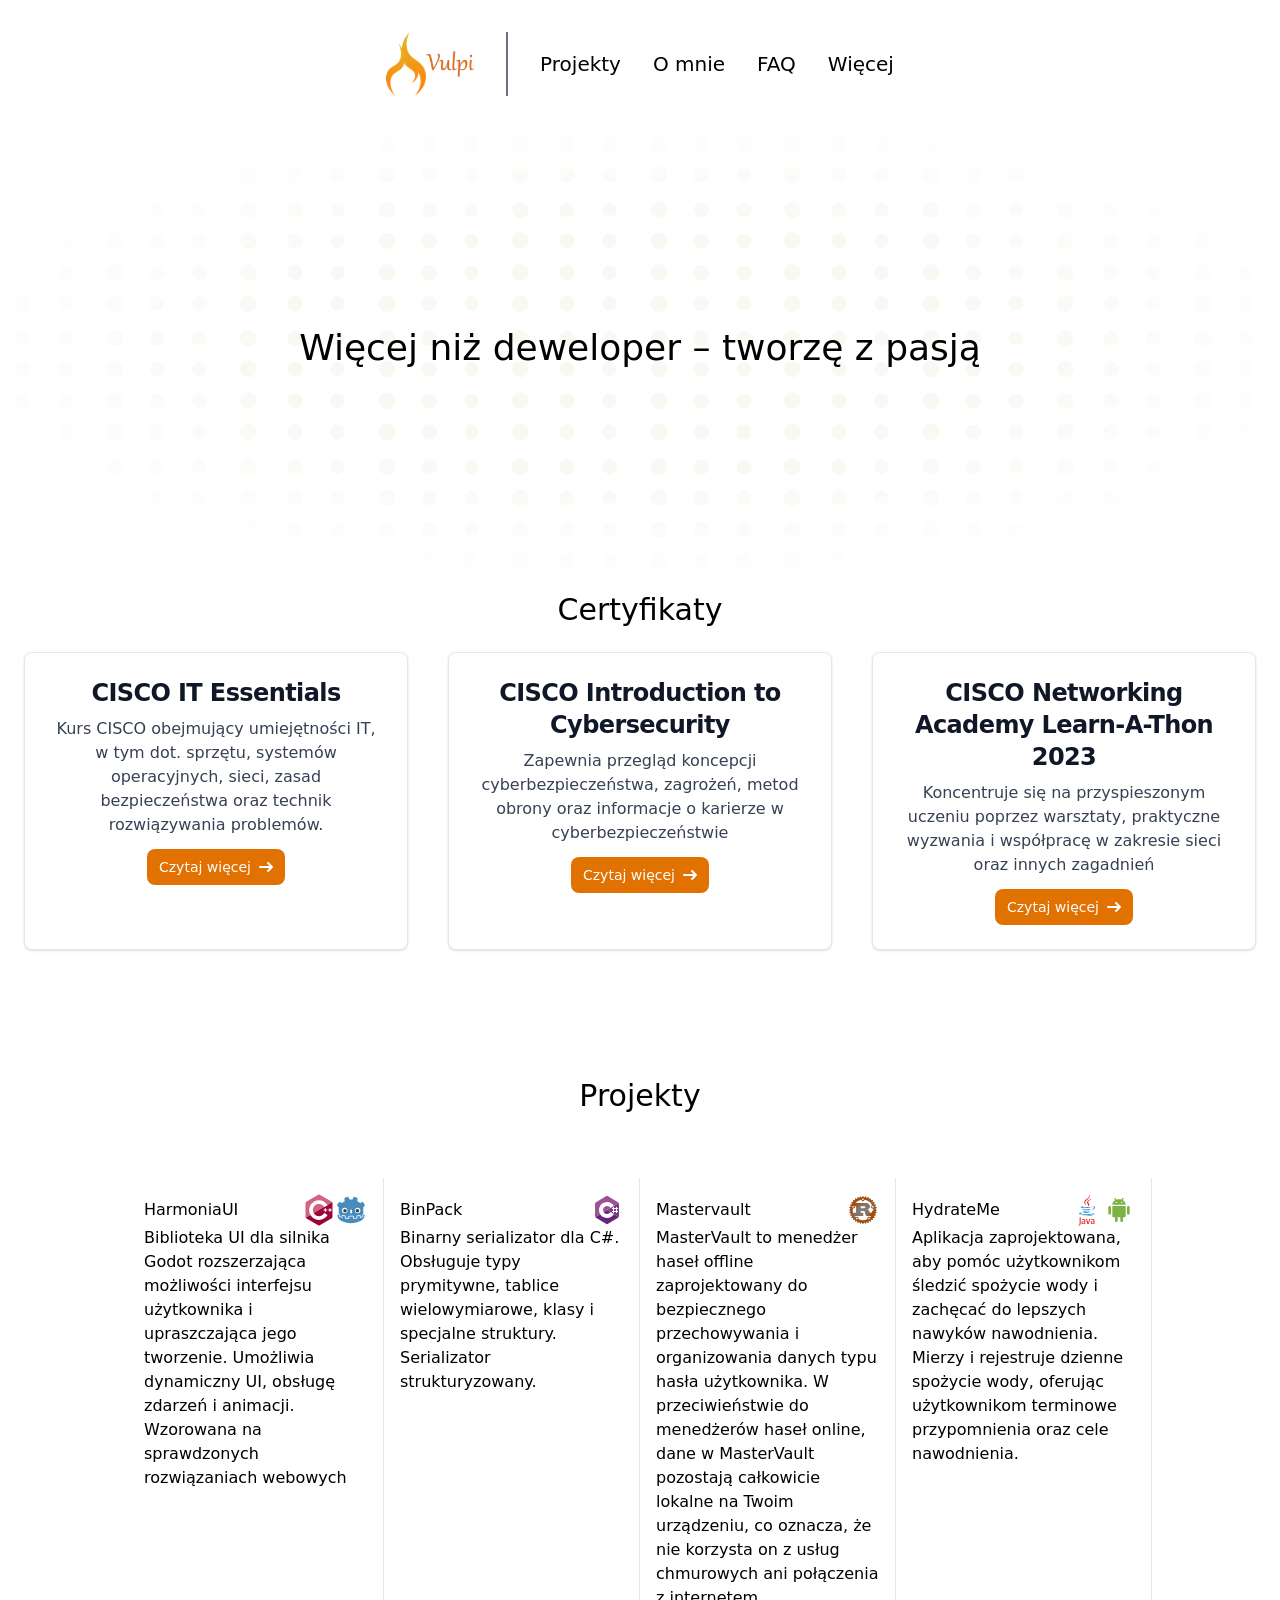
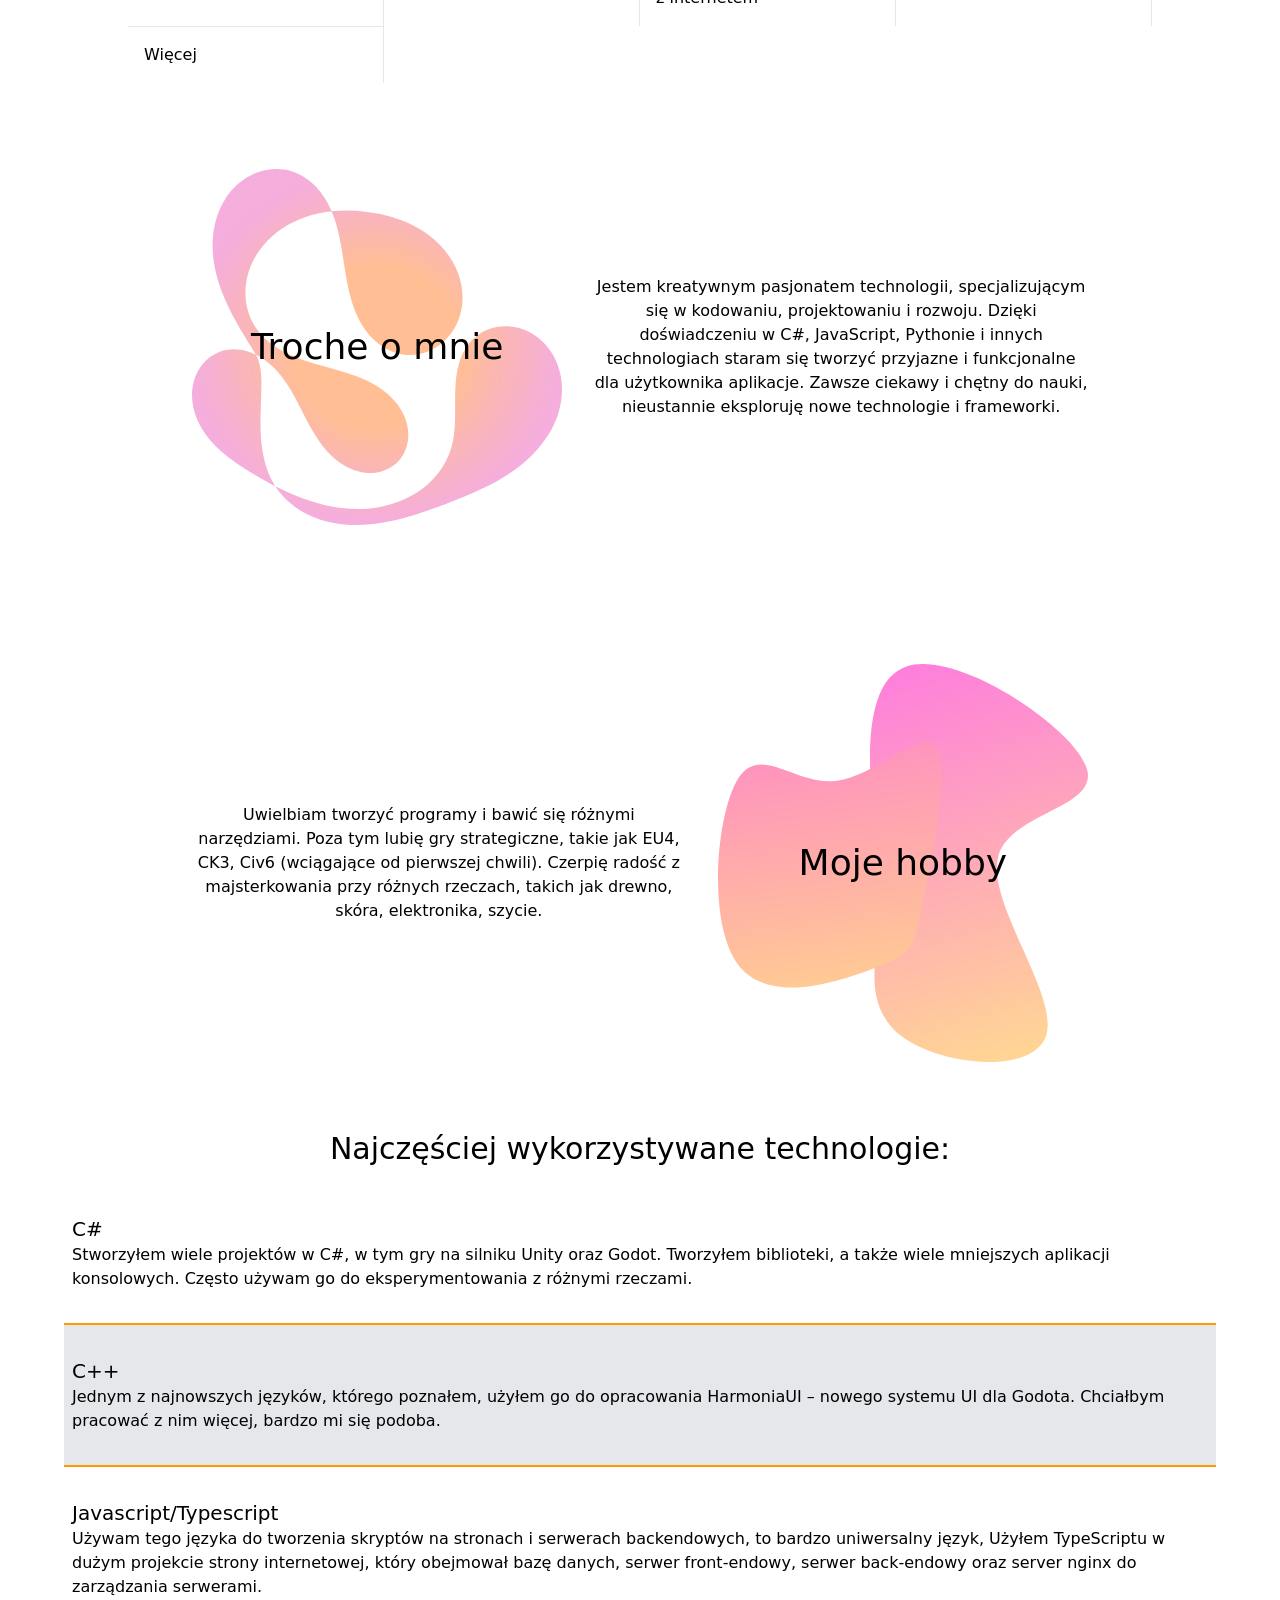
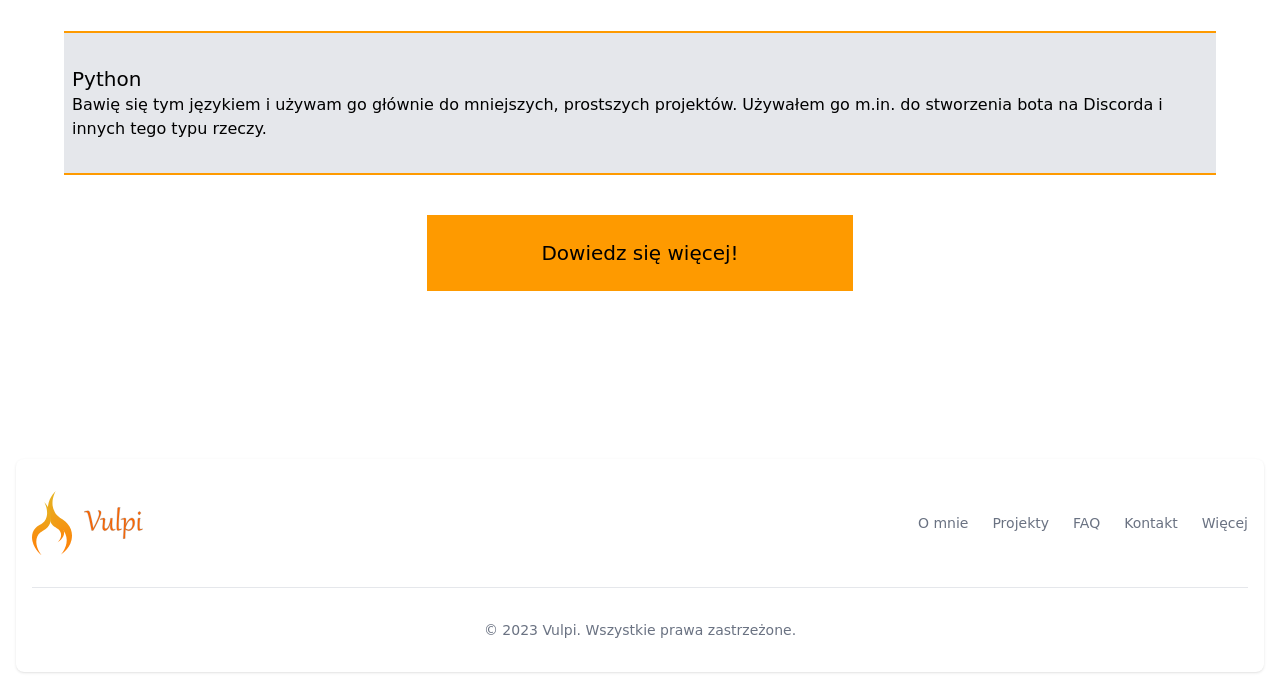
<file: pl/index.html>
<!DOCTYPE html>
<html lang="en">
<head>
    <meta charset="UTF-8">
    <meta name="viewport" content="width=device-width, initial-scale=1.0">
    <link rel="stylesheet" href="../deps/css/main.css">
    <link rel="icon" href="../graphics/icon.svg">
    <title>Vulpi</title>
</head>
<body class="bg-white dark:bg-gray-900 dark:text-white">
    <header class="flex justify-center w-full max-sm:justify-around animate-fade-down">
        <a href="./index.html" class="flex items-center p-4 sm:m-4 animate-fade-down">
            <img src="../graphics/icon.png" class="wh-auto max-w-16 max-h-16">
            <img src="../graphics/logo-text.png" class="max-w-12 max-h-16 animate-waving-hand">
        </a>
        <div class="sm:my-8 sm:border-1 animate-flip-up border-gray-500"></div>
        <ul class="hidden sm:visible sm:flex gap-8 p-8 justify-center items-center text-xl">
            <li><a href="./projects.html" class="hover:text-orange-600">Projekty</a></li>
            <li><a href="./about.html" class="hover:text-orange-600">O mnie</a></li>
            <li><a href="./faq.html" class="hover:text-orange-600">FAQ</a></li>
            <li><a href="./more.html" class="hover:text-orange-600">Więcej</a></li>
        </ul>
        <div class="hidden max-sm:flex">
            <img src="../graphics/icons/outline/general/bars.svg" class="dark:filter-[brightness(0)invert(1)] dark:block hover:animate-jump text-3xl items-center w-10" id="navigation-button"></img>
        </div>
    </header>
    <div id="navigation-menu" hidden>
        <ul class="max-sm:visible max-sm:block p-8 justify-center items-center text-xl *:my-2">
            <li><a href="./projects.html" class="hover:text-orange-600">Projekty</a></li>
            <li><a href="./about.html" class="hover:text-orange-600">O mnie</a></li>
            <li><a href="./faq.html" class="hover:text-orange-600">FAQ</a></li>
            <li><a href="./more.html" class="hover:text-orange-600">Więcej</a></li>
        </ul>
    </div>
    <main>
        <div class="[mask-image:radial-gradient(ellipse,#000_40%,transparent_80%)] animate-pulse flex justify-center p-10 py-50 bg-[url(../../graphics/patterns/dots.svg)]">
            <h1 class="text-4xl text-center">Więcej niż deweloper – tworzę z pasją</h1>
        </div>
        <!-- Certificates -->
        <h1 class="flex justify-center text-3xl p-4 my-2 animate-fade-down">Certyfikaty</h1>
        <div class="animate-fade-down flex *:text-center justify-center gap-10 flex-wrap max-sm:px-2">
            <div class="flex-[0_0_1/3] max-w-sm p-6 bg-white border border-gray-200 rounded-lg shadow-sm dark:bg-gray-800 dark:border-gray-700">
                <a href="https://www.netacad.com/courses/it-essentials-7?courseLang=pl-PL">
                    <h5 class="mb-2 text-2xl font-bold tracking-tight text-gray-900 dark:text-white">CISCO IT Essentials</h5>
                </a>
                <p class="mb-3 font-normal text-gray-700 dark:text-gray-400">Kurs CISCO obejmujący umiejętności IT, w tym dot. sprzętu, systemów operacyjnych, sieci, zasad bezpieczeństwa oraz technik rozwiązywania problemów.</p>
                <a href="https://www.netacad.com/courses/it-essentials-7?courseLang=pl-PL" class="inline-flex items-center px-3 py-2 text-sm font-medium text-center text-white bg-amber-600 
                rounded-lg hover:bg-amber-700 focus:ring-4 focus:outline-none focus:bg-amber-300 dark:bg-amber-600 
                dark:hover:bg-amber-700 dark:focus:ring-amber-300">
                    Czytaj więcej
                    <svg class="rtl:rotate-180 w-3.5 h-3.5 ms-2" aria-hidden="true" xmlns="http://www.w3.org/2000/svg" fill="none" viewBox="0 0 14 10">
                        <path stroke="currentColor" stroke-linecap="round" stroke-linejoin="round" stroke-width="2" d="M1 5h12m0 0L9 1m4 4L9 9"/>
                    </svg>
                </a>
            </div>    
            <div class="flex-[0_0_1/3] max-w-sm p-6 bg-white border border-gray-200 rounded-lg shadow-sm dark:bg-gray-800 dark:border-gray-700">
                <a href="https://www.netacad.com/courses/introduction-to-cybersecurity?courseLang=pl-PL">
                    <h5 class="mb-2 text-2xl font-bold tracking-tight text-gray-900 dark:text-white">CISCO Introduction to Cybersecurity</h5>
                </a>
                <p class="mb-3 font-normal text-gray-700 dark:text-gray-400">Zapewnia przegląd koncepcji cyberbezpieczeństwa, zagrożeń, metod obrony oraz informacje o karierze w cyberbezpieczeństwie</p>
                <a href="https://www.netacad.com/courses/introduction-to-cybersecurity?courseLang=pl-PL" class="inline-flex items-center px-3 py-2 text-sm font-medium text-center text-white bg-amber-600 
                rounded-lg hover:bg-amber-700 focus:ring-4 focus:outline-none focus:bg-amber-300 dark:bg-amber-600 
                dark:hover:bg-amber-700 dark:focus:ring-amber-300">
                    Czytaj więcej
                    <svg class="rtl:rotate-180 w-3.5 h-3.5 ms-2" aria-hidden="true" xmlns="http://www.w3.org/2000/svg" fill="none" viewBox="0 0 14 10">
                        <path stroke="currentColor" stroke-linecap="round" stroke-linejoin="round" stroke-width="2" d="M1 5h12m0 0L9 1m4 4L9 9"/>
                    </svg>
                </a>
            </div>    
            <div class="flex-[0_0_1/3] max-w-sm p-6 bg-white border border-gray-200 rounded-lg shadow-sm dark:bg-gray-800 dark:border-gray-700">
                <a href="https://www.netacadlearnathon.com/">
                    <h5 class="mb-2 text-2xl font-bold tracking-tight text-gray-900 dark:text-white">CISCO Networking Academy Learn-A-Thon 2023</h5>
                </a>
                <p class="mb-3 font-normal text-gray-700 dark:text-gray-400">Koncentruje się na przyspieszonym uczeniu poprzez warsztaty, praktyczne wyzwania i współpracę w zakresie sieci oraz innych zagadnień</p>
                <a href="https://www.netacadlearnathon.com/" class="inline-flex items-center px-3 py-2 text-sm font-medium text-center text-white bg-amber-600 
                rounded-lg hover:bg-amber-700 focus:ring-4 focus:outline-none focus:bg-amber-300 dark:bg-amber-600 
                dark:hover:bg-amber-700 dark:focus:ring-amber-300">
                    Czytaj więcej
                    <svg class="rtl:rotate-180 w-3.5 h-3.5 ms-2" aria-hidden="true" xmlns="http://www.w3.org/2000/svg" fill="none" viewBox="0 0 14 10">
                        <path stroke="currentColor" stroke-linecap="round" stroke-linejoin="round" stroke-width="2" d="M1 5h12m0 0L9 1m4 4L9 9"/>
                    </svg>
                </a>
            </div>    
        </div>

        <!-- Projects -->
        <div>
            <h2 class="text-center pb-16 pt-32 text-3xl">Projekty</h2>
            <div class="grid grid-cols-4 max-sm:grid-cols-1 max-xl:grid-cols-2 justify-center *:border-gray-200 dark:*:border-gray-800 max-sm:px-0.5 px-32 scranim:animate-flip-down scranimup:animate-none">
                <div class="p-4 border-r-1 flip-card">
                    <div class="flip-card-inner">
                        <div class="flip-card-front">
                            <div class="flex items-center justify-between">
                                <h3>HarmoniaUI</h3>
                                <div class="flex">
                                    <img class="w-8" src="../graphics/icons/solid/brands/cplusplus-original.svg">
                                    <img class="w-8" src="../graphics/icons/solid/brands/godot.svg">    
                                </div>
                            </div>
                            <p>Biblioteka UI dla silnika Godot rozszerzająca możliwości interfejsu użytkownika i upraszczająca jego tworzenie. Umożliwia dynamiczny UI, obsługę zdarzeń i animacji. Wzorowana na sprawdzonych rozwiązaniach webowych</p>    
                        </div>
                        <div class="flip-card-back">
                            <h5>Technologia: C++, Godot</h5>
                            <p class="hidden-content">Próba stworzenia wygodniejszego i bardziej elastycznego rozwiązania systemu UI intuicyjnego dla użytkowników webowych</p>
                            <a href="https://github.com/imvulpi/HarmoniaUI/" class="dark:text-amber-100 text-amber-600 dark:hover:text-amber-300 hover:text-amber-700">Zobacz na Github</a>
                        </div>
                    </div>
                </div>
                <div class="p-4 border-r-1 flip-card">
                    <div class="flip-card-inner">
                        <div class="flip-card-front">
                            <div class="flex items-center justify-between">
                                <h3>BinPack</h3>
                                <div class="flex">
                                    <img class="w-8" src="../graphics/icons/solid/brands/csharp.svg">
                                </div>
                            </div>
                            <p>Binarny serializator dla C#. Obsługuje typy prymitywne, tablice wielowymiarowe, klasy i specjalne struktury. Serializator strukturyzowany.</p>    
                        </div>
                        <div class="flip-card-back">
                            <h5>Technologia: C#</h5>
                            <p class="hidden-content">Poszerzenie wiedzy na temat operacji nisko poziomowych w języku C#</p>
                            <a href="https://github.com/imvulpi/BinPack" class="dark:text-amber-100 text-amber-600 dark:hover:text-amber-300 hover:text-amber-700">Zobacz na Github</a>
                        </div>
                    </div>
                </div>
                <div class="p-4 border-r-1 flip-card">
                    <div class="flip-card-inner">
                        <div class="flip-card-front">
                            <div class="flex items-center justify-between">
                                <h3>Mastervault</h3>
                                <div class="flex">
                                    <img class="w-8" src="../graphics/icons/solid/brands/rust.svg">
                                </div>
                            </div>
                            <p>MasterVault to menedżer haseł offline zaprojektowany do bezpiecznego przechowywania i organizowania danych typu hasła użytkownika. W przeciwieństwie do menedżerów haseł online, dane w MasterVault pozostają całkowicie lokalne na Twoim urządzeniu, co oznacza, że nie korzysta on z usług chmurowych ani połączenia z internetem</p>    
                        </div>
                        <div class="flip-card-back">
                            <h5>Technologia: Rust</h5>
                            <p class="hidden-content">Chęć stworzenia lokalnego menedżera haseł do prostej i szybkiej obsługi a zarazem bezpieczenego przechowywania haseł</p>
                            <a href="https://github.com/imvulpi/mastervault" class="dark:text-amber-100 text-amber-600 dark:hover:text-amber-300 hover:text-amber-700">Zobacz na Github</a>
                        </div>
                    </div>
                </div>
                <div class="p-4 border-r-1 flip-card">
                    <div class="flip-card-inner">
                        <div class="flip-card-front">
                            <div class="flex items-center justify-between">
                                <h3>HydrateMe</h3>
                                <div class="flex">
                                    <img class="w-8" src="../graphics/icons/solid/brands/java-original-wordmark.svg">
                                    <img class="w-8" src="../graphics/icons/solid/brands/android-os.svg">
                                </div>
                            </div>
                            <p>Aplikacja zaprojektowana, aby pomóc użytkownikom śledzić spożycie wody i zachęcać do lepszych nawyków nawodnienia. Mierzy i rejestruje dzienne spożycie wody, oferując użytkownikom terminowe przypomnienia oraz cele nawodnienia.</p>    
                        </div>
                        <div class="flip-card-back">
                            <h5>Technologia: Java, Android</h5>
                            <p class="hidden-content">Wypróbowanie języka Java i programu Android Studio w celu stworzenia przydatnej aplikacji sledzącej nawodnienie.</p>
                            <a href="https://github.com/imvulpi/HydrateMe" class="dark:text-amber-100 text-amber-600 dark:hover:text-amber-300 hover:text-amber-700">Zobacz na Github</a>
                        </div>
                    </div>
                </div>
                <a class="flex-[0_0_1/4] p-4 border-t-1 border-r-1 hover:dark:bg-gray-800 hover:bg-amber-50" href="./projects.html">Więcej</a>
            </div>
        </div>

        <!-- About me -->
        <div class="scranim:animate-from-left scranim-delay:100 translate-x-[-100vw] m-32 max-lg:m-4 max-lg:mt-32 p-16 max-sm:p-4 flex gap-8 justify-center items-center max-sm:flex-wrap">
            <div class="relative flex items-center justify-center basis-1/2 sm:basis:1">
                <img src="../graphics/patterns/splash1.svg" class="absolute -z-10 opacity-50 w-100">
                <h3 class="flex text-4xl text-center p-4 justify-center items-center">Troche o mnie</h3>
            </div>
            <p class="text-center lg:basis-2/3">Jestem kreatywnym pasjonatem technologii, specjalizującym się w kodowaniu, projektowaniu i rozwoju. Dzięki doświadczeniu w C#, JavaScript, Pythonie i innych technologiach staram się tworzyć  przyjazne i funkcjonalne dla użytkownika aplikacje. Zawsze ciekawy i chętny do nauki, nieustannie eksploruję nowe technologie i frameworki.</p>
        </div>
        <div class="overflow-hidden">
            <div class="scranim:animate-from-right scranim-delay:100 translate-x-[100vw] m-32 max-lg:m-4 max-lg:mt-32 p-16 max-sm:p-4 flex gap-8 justify-center items-center max-sm:flex-wrap">
                <p class="text-center lg:basis-2/3">Uwielbiam tworzyć programy i bawić się różnymi narzędziami. Poza tym lubię gry strategiczne, takie jak EU4, CK3, Civ6 (wciągające od pierwszej chwili). Czerpię radość z majsterkowania przy różnych rzeczach, takich jak drewno, skóra, elektronika, szycie.</p>
                <div class="relative flex items-center justify-center basis-1/2 sm:basis:1">
                    <img src="../graphics/patterns/splash2.svg" class="absolute -z-10 opacity-50 w-100">
                    <h3 class="flex text-4xl text-center p-4 justify-center items-center">Moje hobby</h3>
                </div>
            </div>
        </div>

        <!-- Languages I use -->
        <div class="flex flex-col justify-center items-center">
            <h4 class="flex text-3xl max-sm:text-xl text-center p-4 justify-center items-center">Najczęściej wykorzystywane technologie:</h4>
            <ul class="overflow-hidden flex flex-col items-center justify-center *:flex *:justify-center *:p-2 *:py-8 *:even:dark:bg-gray-800 *:even:bg-gray-200 *:border-b-2 *:border-amber-500 lg:mx-16 sm:mx-4">
                <li class="scranim:animate-from-left translate-x-[-100vw] scranim-delay:50">
                    <div>
                        <h5 class="text-xl">C#</h5>
                        <p>Stworzyłem wiele projektów w C#, w tym gry na silniku Unity oraz Godot. Tworzyłem biblioteki, a także wiele mniejszych aplikacji konsolowych. Często używam go do eksperymentowania z różnymi rzeczami.</p>
                    </div>
                </li>
                <li class="scranim:animate-from-right translate-x-[100vw] scranim-delay:50">
                    <div>
                        <h5 class="text-xl" >C++</h5>
                        <p>Jednym z najnowszych języków, którego poznałem, użyłem go do opracowania HarmoniaUI – nowego systemu UI dla Godota. Chciałbym pracować z nim więcej, bardzo mi się podoba.</p>
                    </div>
                </li>
                <li class="scranim:animate-from-right translate-x-[100vw] scranim-delay:50">
                    <div>
                        <h5 class="text-xl">Javascript/Typescript</h5>
                        <p>Używam tego języka do tworzenia skryptów na stronach i serwerach backendowych, to bardzo uniwersalny język, Użyłem TypeScriptu w dużym projekcie strony internetowej, który obejmował bazę danych, serwer front-endowy, serwer back-endowy oraz server nginx do zarządzania serwerami.</p>
                    </div>
                </li>
                <li class="scranim:animate-from-left translate-x-[-100vw] scranim-delay:50">
                    <div>
                        <h5 class="text-xl">Python</h5>
                        <p>Bawię się tym językiem i używam go głównie do mniejszych, prostszych projektów. Używałem go m.in. do stworzenia bota na Discorda i innych tego typu rzeczy.</p>
                    </div>
                </li>
            </ul>
            <a href="./about.html" class="p-6 m-2 my-10 cursor-pointer text-xl animate-bounce bg-amber-500 flex justify-center w-1/3 max-sm:w-full">Dowiedz się więcej!</a>
        </div>
    </main>
    <div class="my-32"></div>
    <footer class="bg-white rounded-lg shadow-sm dark:bg-gray-900 m-4 scranim:animate-flip-down">
        <div class="w-full max-w-screen-xl mx-auto p-4 md:py-8">
            <div class="sm:flex sm:items-center sm:justify-between">
                <a href="#" class="flex items-center mb-4 sm:mb-0 space-x-3 rtl:space-x-reverse">
                    <img src="../graphics/icon.svg" class="h-16" alt="Vulpi Logo" />
                    <img src="../graphics/logo-text.svg" class="h-8" alt="Vulpi Logo" />
                </a>
                <ul class="flex flex-wrap items-center mb-6 text-sm font-medium text-gray-500 sm:mb-0 dark:text-gray-400">
                    <li>
                        <a href="./about.html" class="hover:underline me-4 md:me-6">O mnie</a>
                    </li>
                    <li>
                        <a href="./projects.html" class="hover:underline me-4 md:me-6">Projekty</a>
                    </li>
                    <li>
                        <a href="./faq.html" class="hover:underline me-4 md:me-6">FAQ</a>
                    </li>
                    <li>
                        <a href="./contact.html" class="hover:underline me-4 md:me-6">Kontakt</a>
                    </li>
                    <li>
                        <a href="./more.html" class="hover:underline hover:">Więcej</a>
                    </li>
                </ul>
            </div>
            <hr class="my-6 border-gray-200 sm:mx-auto dark:border-gray-700 lg:my-8" />
            <span class="block text-sm text-gray-500 sm:text-center dark:text-gray-400">© 2023 <a href="https://github.com/imvulpi" class="hover:underline">Vulpi</a>. Wszystkie prawa zastrzeżone.</span>
        </div>
    </footer>

    <div class="hidden animate-fade-left animate-fade-down animate-from-left animate-from-right animate-fade-down animate-jump-out"></div>
</body>
<script src="../deps/js/main-navigation.js"></script>
<script src="../deps/js/slider-animations.js"></script>
</html>
</file>
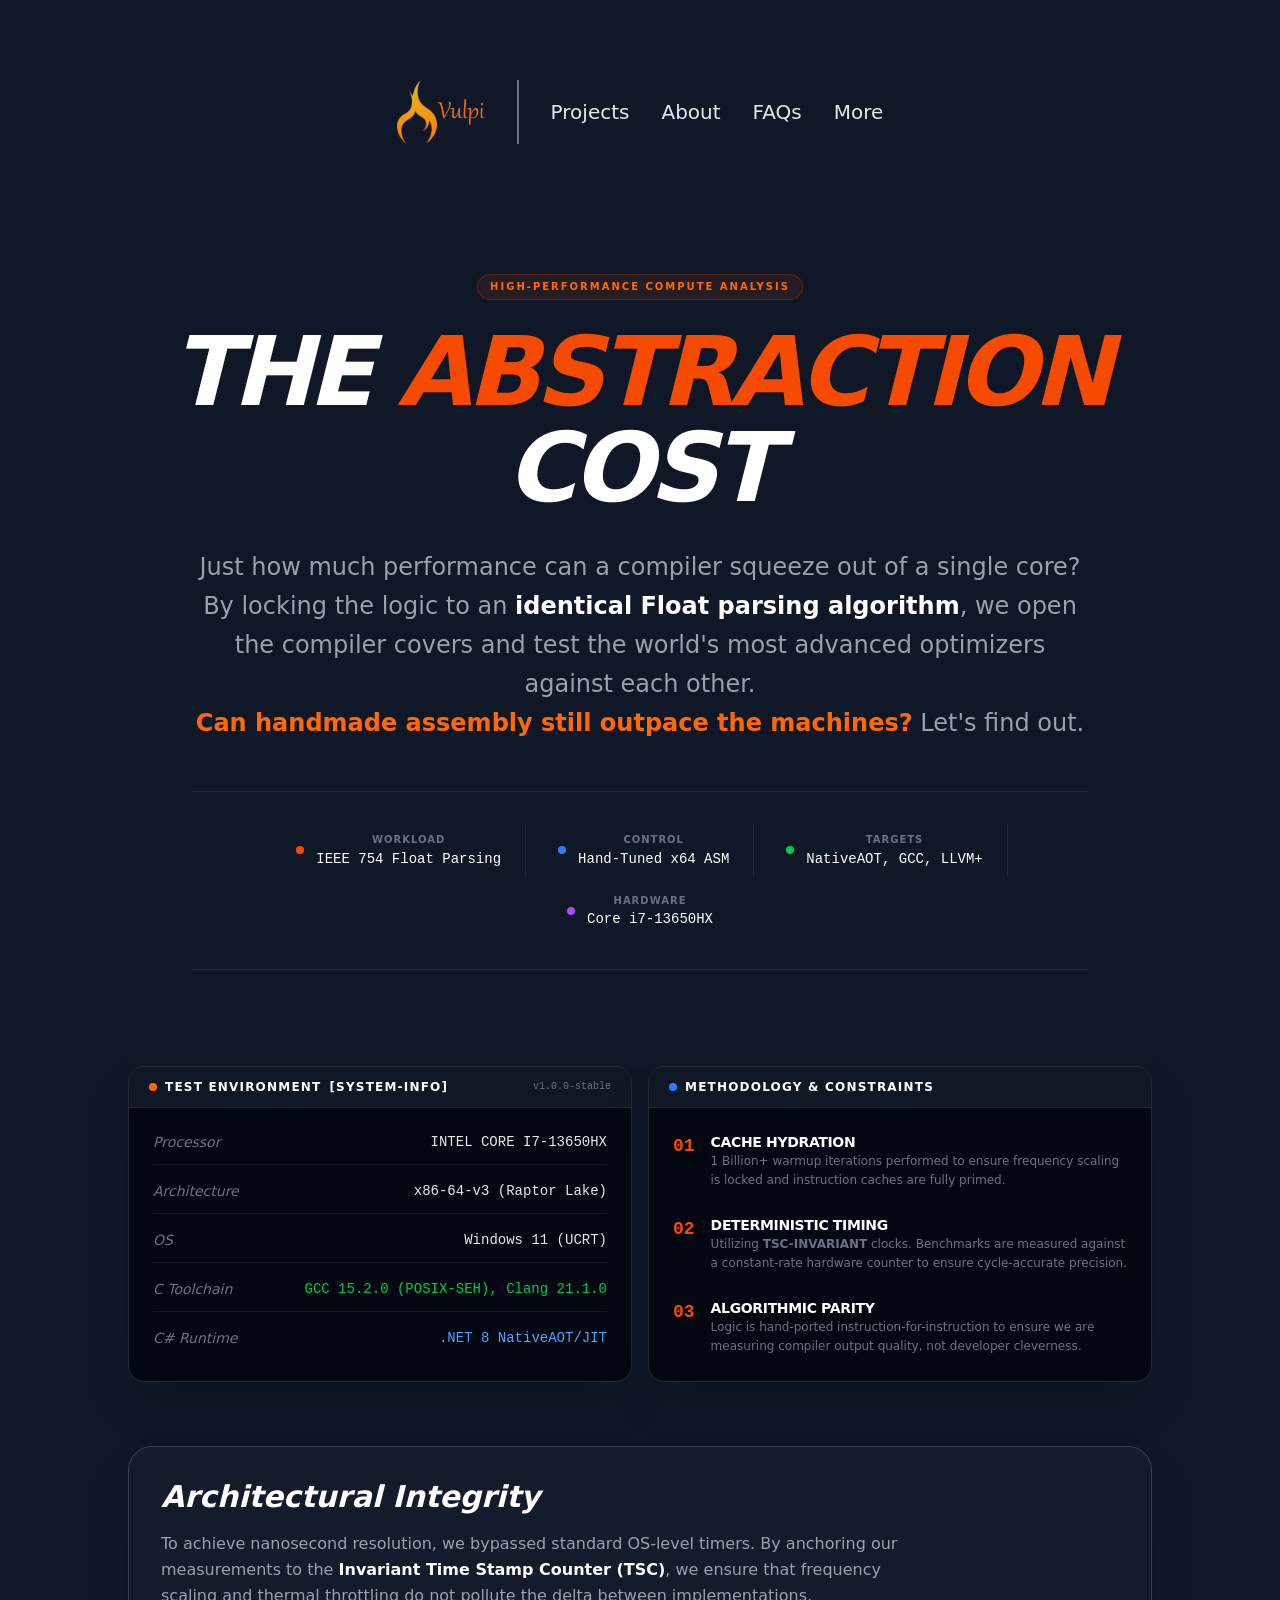
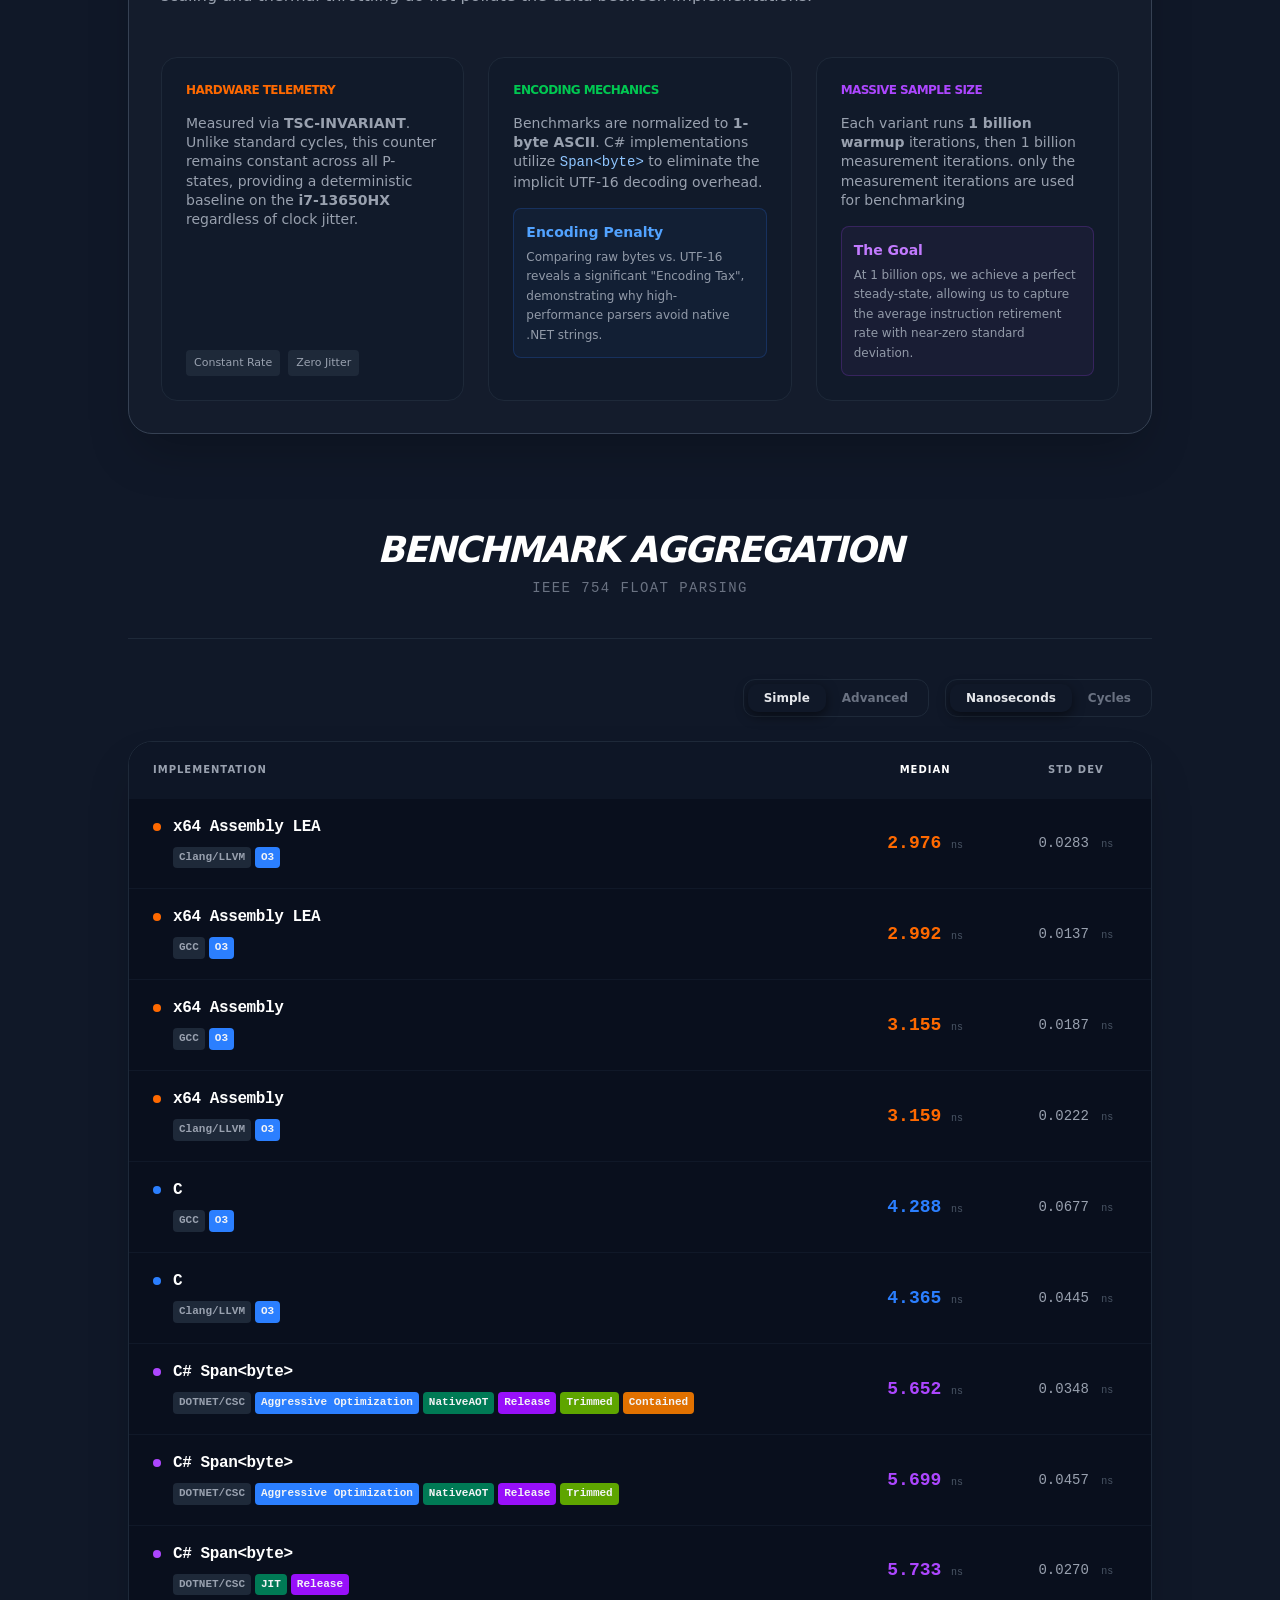
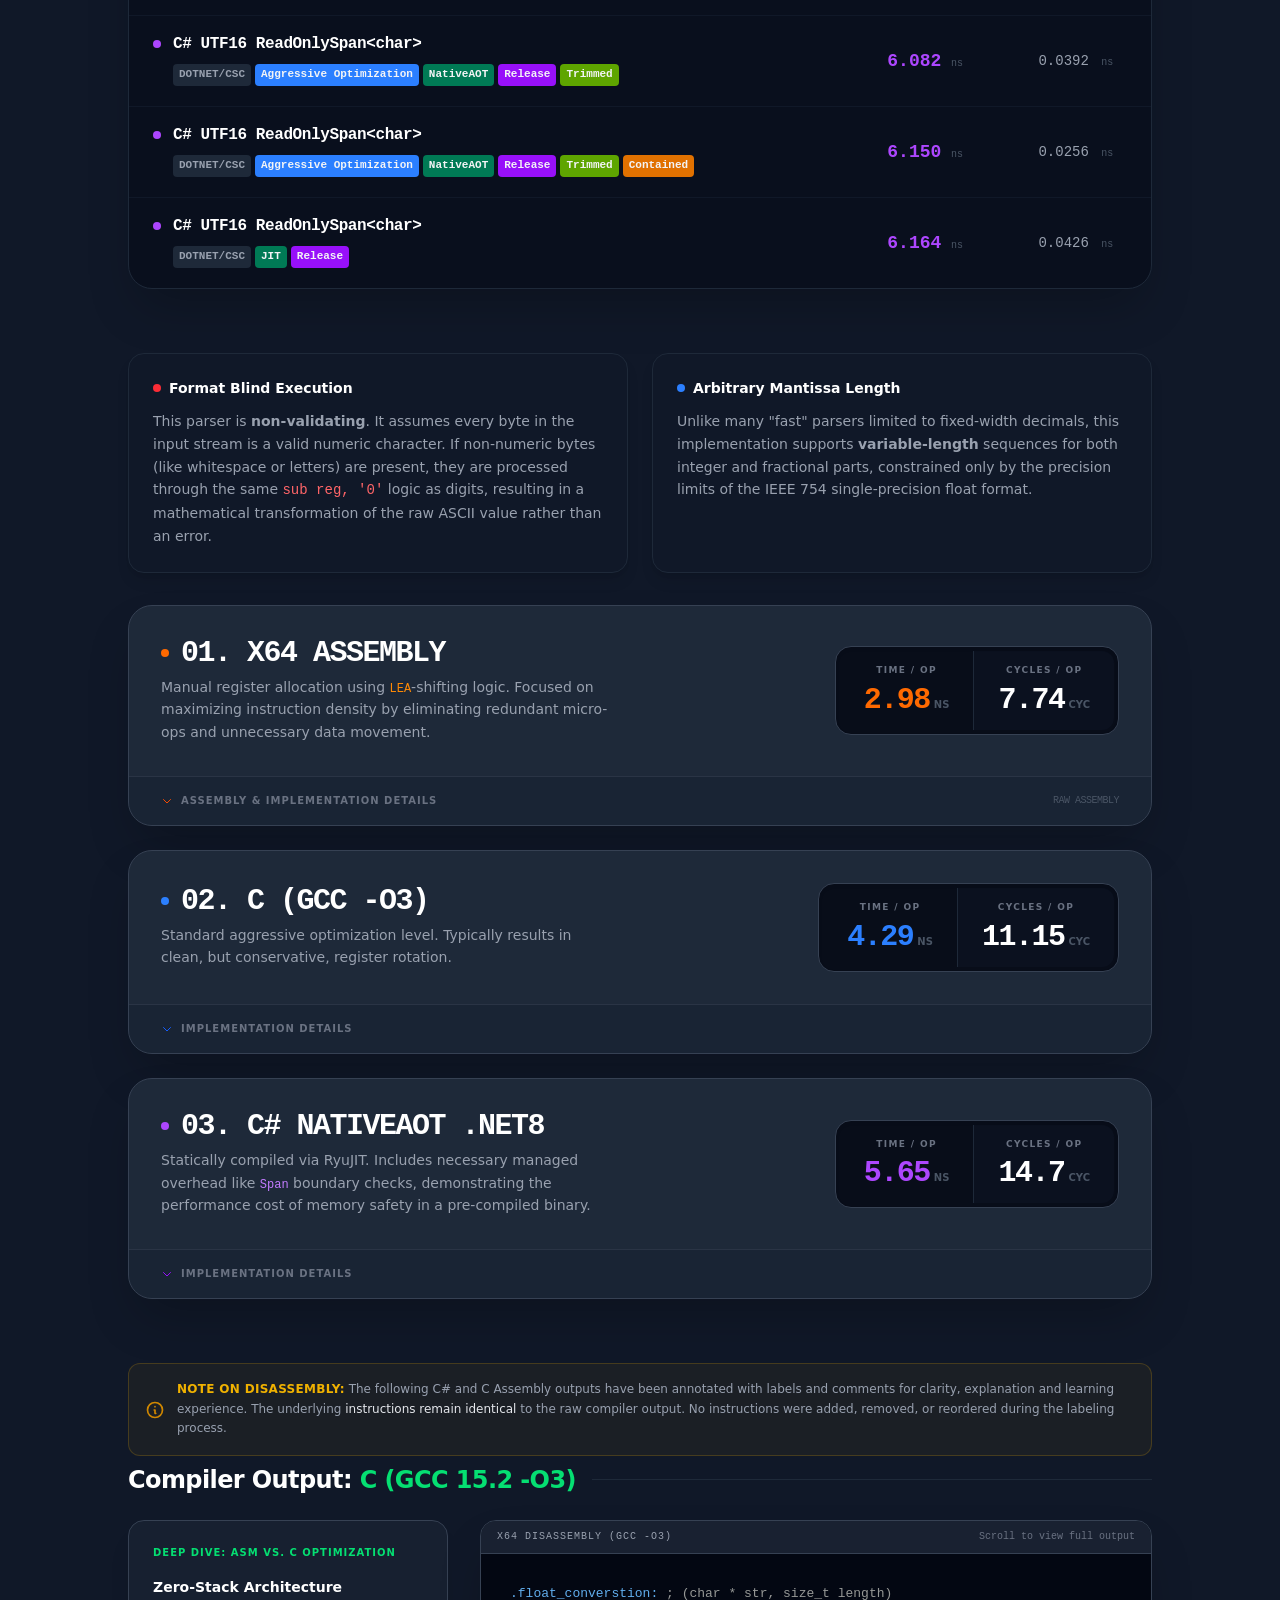
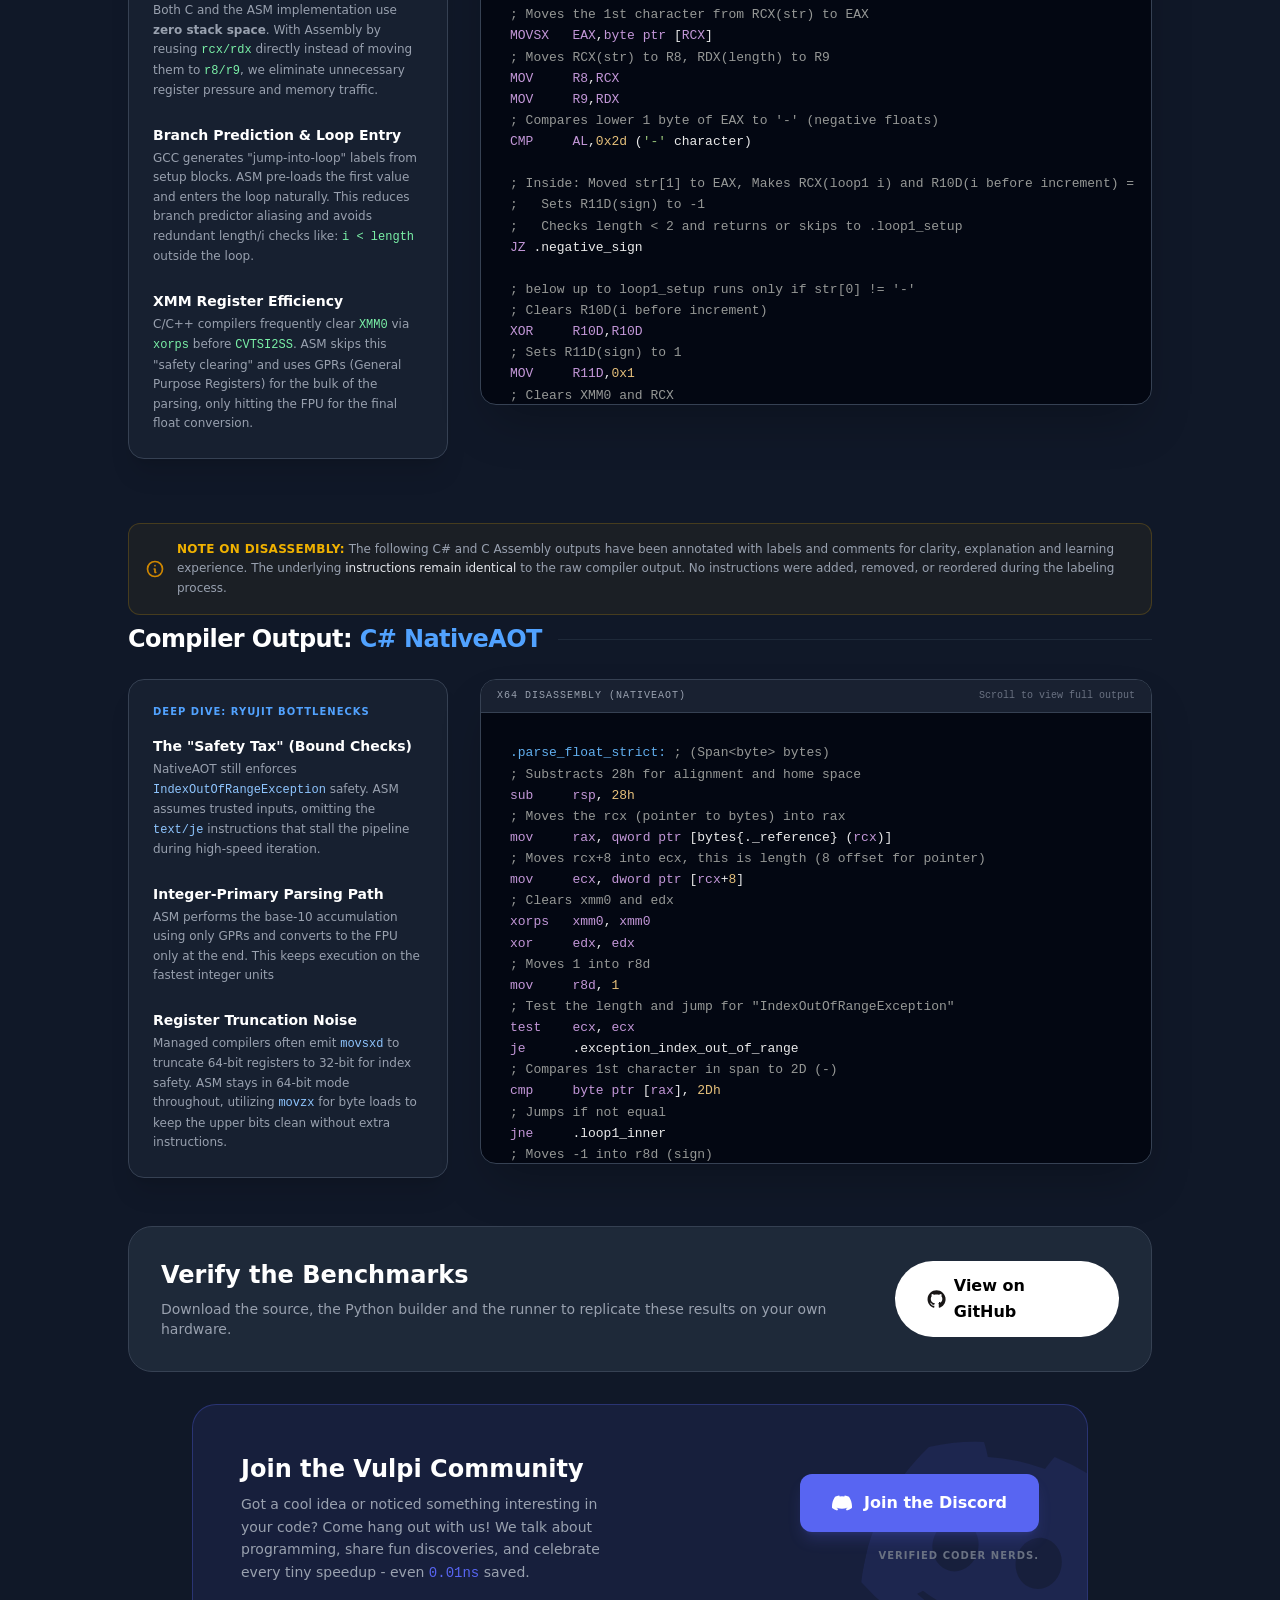
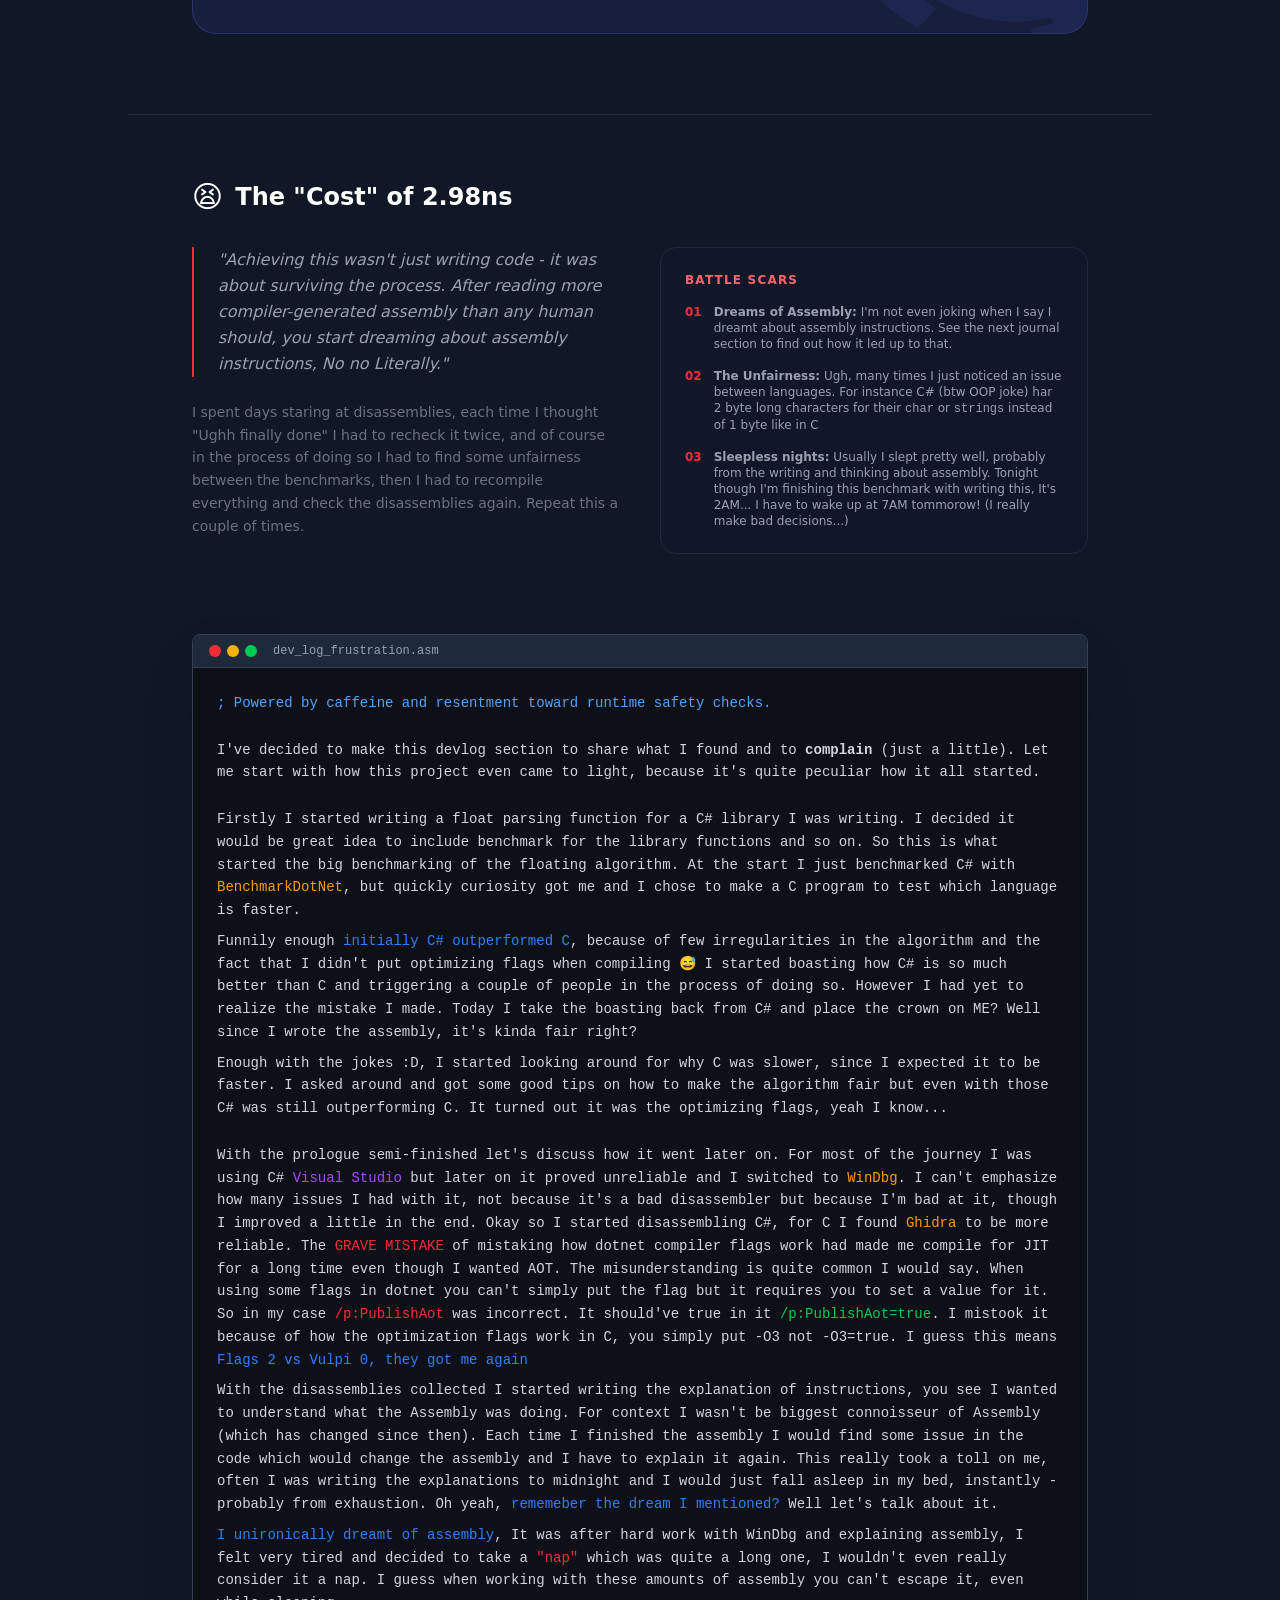
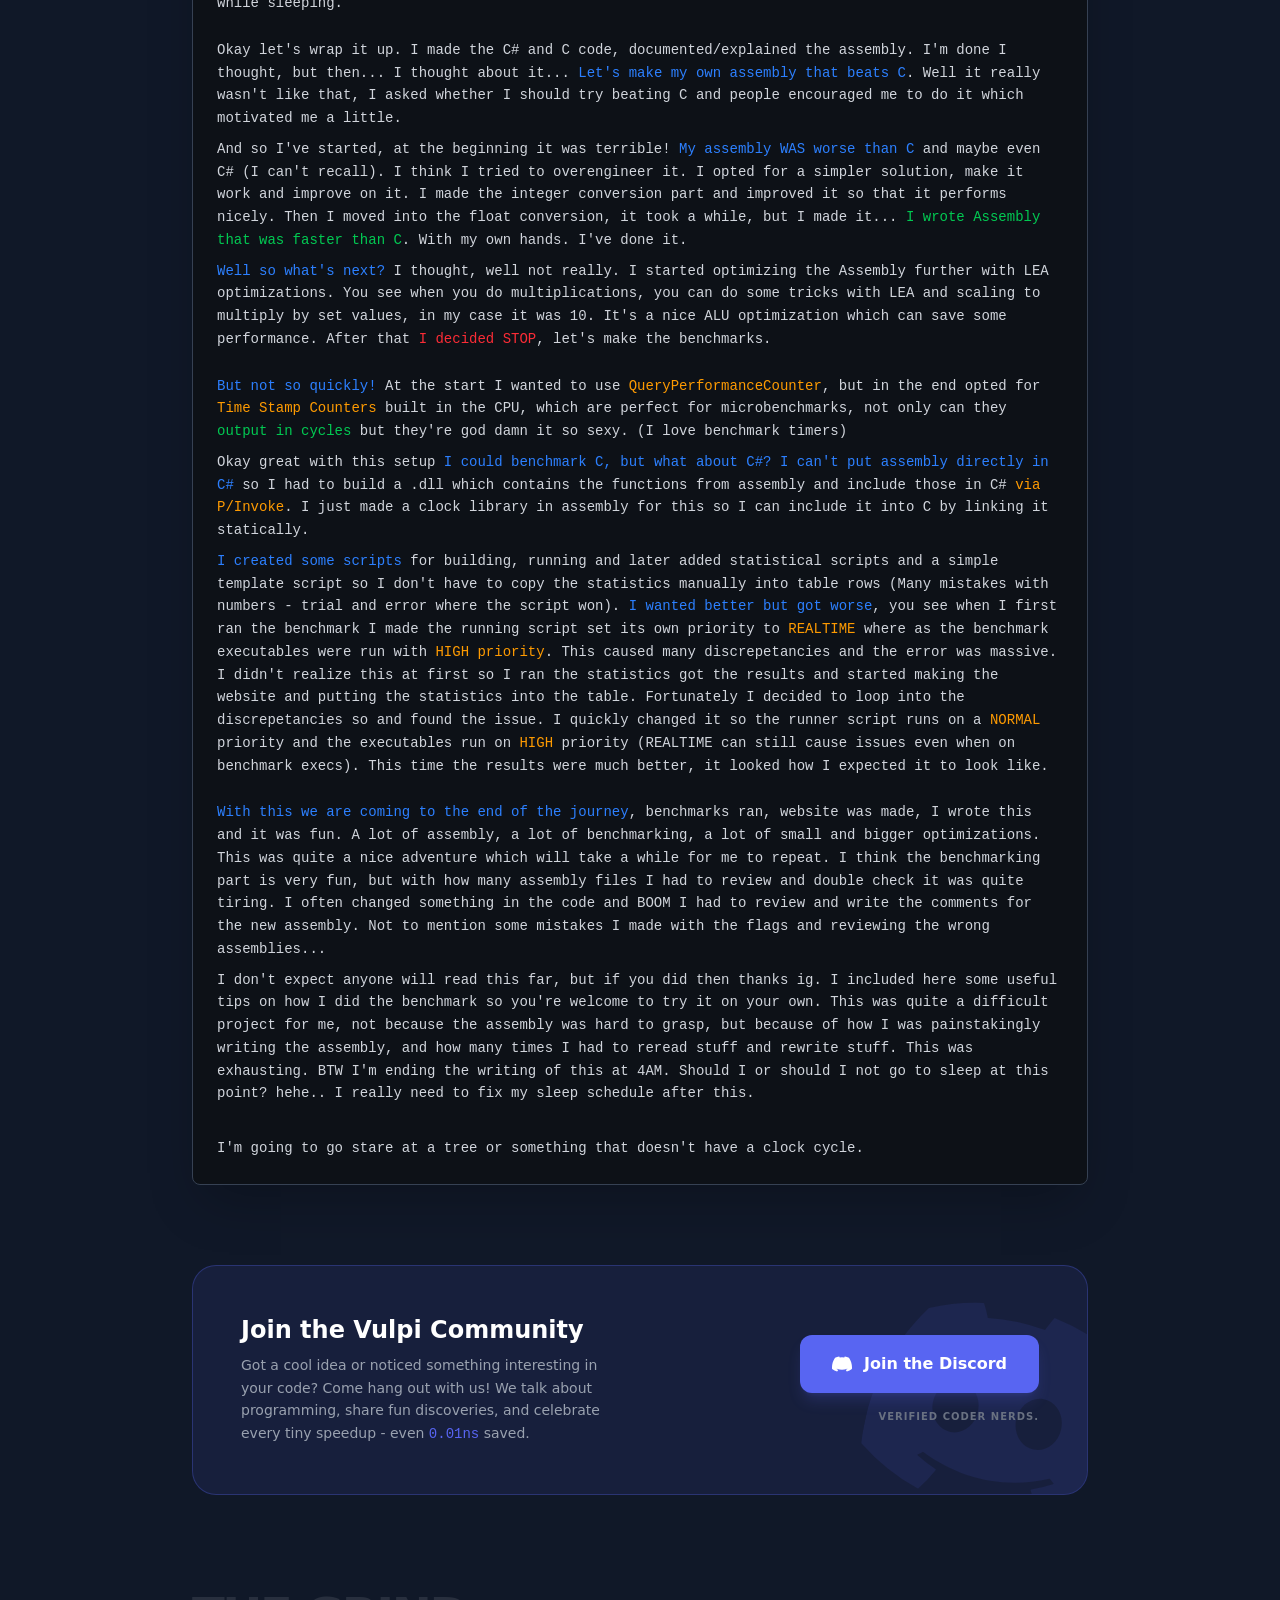
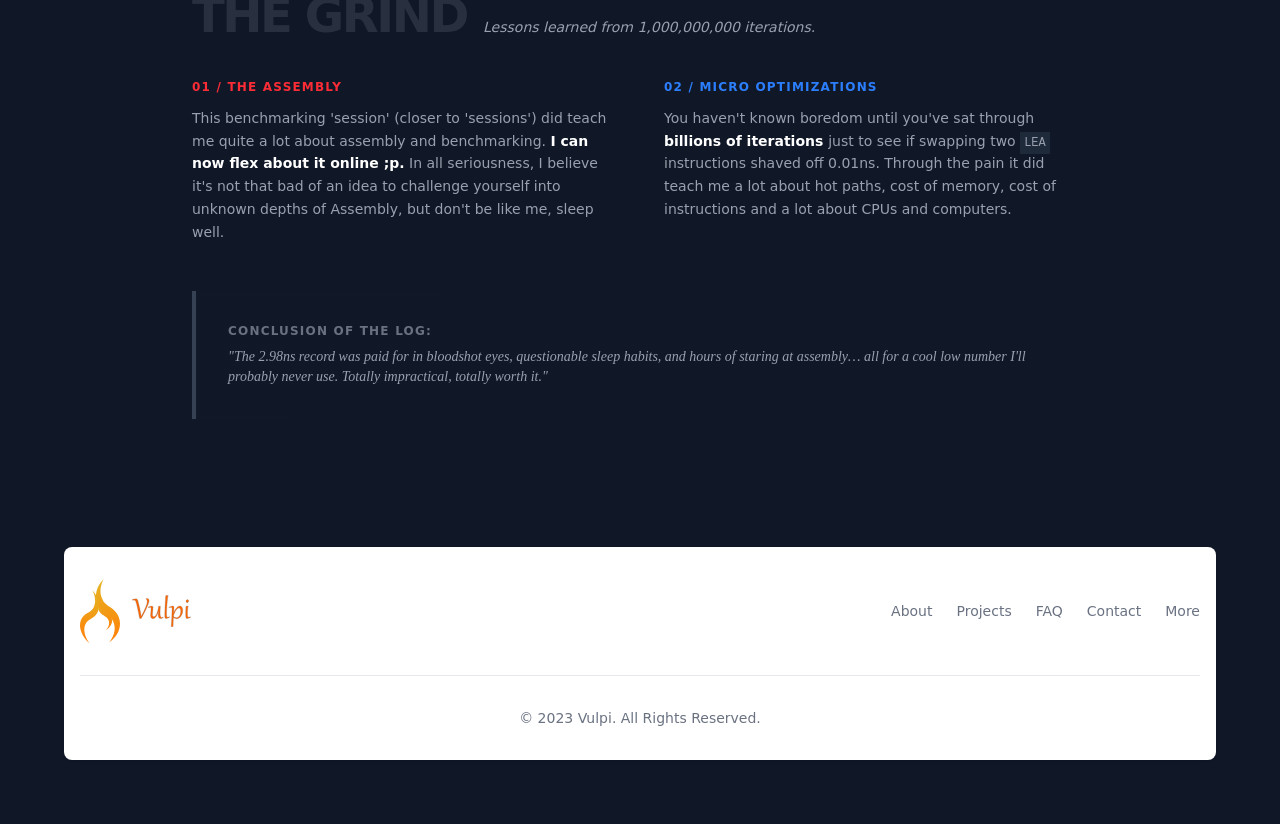
<file: benchmarks/nanofloat.html>
<!DOCTYPE html>
<html lang="en">
<head>
    <meta charset="UTF-8">
    <meta name="viewport" content="width=device-width, initial-scale=1.0">
    <link rel="stylesheet" href="../deps/css/main.css">
        <link rel="stylesheet" href="../deps/highlight/tomorrow-night-bright.min.css">
    <link rel="icon" href="../graphics/icon.svg">
    <title>Vulpi</title>
    <style>
        .toggle-btn {
            cursor: pointer;
            transition: all 0.2s cubic-bezier(0.4, 0, 0.2, 1);
        }

        .toggle-btn.active {
            /* Shadow for the "Pressed" look */
            box-shadow: 0 4px 12px rgba(0, 0, 0, 0.5);
            border-radius: 10px;
        }

        /* Ensure the unit looks consistent */
        .unit {
            text-transform: lowercase;
        }
    </style>
</head>
<body class="bg-gray-900 text-gray-200 font-sans leading-relaxed p-4 md:p-12">
    <header class="flex justify-center w-full max-sm:justify-around animate-fade-down">
        <a href="../index.html" class="flex items-center p-4 sm:m-4 animate-fade-down">
            <img src="../graphics/icon.png" class="wh-auto max-w-16 max-h-16">
            <img src="../graphics/logo-text.png" class="max-w-12 max-h-16 animate-waving-hand">
        </a>
        <div class="sm:my-8 sm:border-1 animate-flip-up border-gray-500"></div>
        <ul class="hidden sm:visible sm:flex gap-8 p-8 justify-center items-center text-xl">
            <li><a href="../en/projects.html" class="hover:text-orange-600">Projects</a></li>
            <li><a href="../en/about.html" class="hover:text-orange-600">About</a></li>
            <li><a href="../en/faq.html" class="hover:text-orange-600">FAQs</a></li>
            <li><a href="../en/more.html" class="hover:text-orange-600">More</a></li>
        </ul>
        <div class="hidden max-sm:flex">
            <img src="../graphics/icons/outline/general/bars.svg" class="dark:filter-[brightness(0)invert(1)] dark:block hover:animate-jump text-3xl items-center w-10" id="navigation-button"></img>
        </div>
    </header>

    <main class="max-w-5xl mx-auto max-sm:mx-2">
        <div class="relative py-24 px-6 overflow-hidden bg-gray-900 text-center animate-fade-up">
            <div class="absolute inset-0 opacity-10 pointer-events-none"></div>

            <div class="relative max-w-5xl mx-auto">
                <span class="inline-block py-1 px-3 mb-6 rounded-full bg-orange-600/10 border border-orange-600/20 text-orange-500 text-[10px] font-bold uppercase tracking-[0.2em]">
                    High-Performance Compute Analysis
                </span>

                <h1 class="text-6xl md:text-8xl max-sm:text-4xl font-black text-white mb-8 tracking-tighter italic uppercase">
                    The <span class="text-orange-600">Abstraction</span> Cost
                </h1>

                <p class="text-gray-400 text-lg md:text-2xl max-w-4xl mx-auto leading-relaxed mb-12">
                    Just how much performance can a compiler squeeze out of a single core? 
                    By locking the logic to an <span class="text-white font-bold">identical Float parsing algorithm</span>, 
                    we open the compiler covers and test the world's most advanced optimizers against each other. 
                    <br class="hidden md:block">
                    <span class="text-orange-500 font-semibold">Can handmade assembly still outpace the machines?</span> Let's find out.
                </p>

                <div class="flex flex-wrap justify-center gap-2 max-w-4xl mx-auto border-t border-b border-gray-800 py-8 max-sm:gap-y-3">
                    <div class="flex items-center gap-3 px-6 py-2 border-r border-gray-800 last:border-0 max-sm:border-none">
                        <div class="w-2 h-2 rounded-full bg-orange-600 animate-pulse"></div>
                        <div>
                            <div class="text-[10px] text-gray-500 uppercase font-bold tracking-widest">Workload</div>
                            <div class="text-white font-mono text-sm">IEEE 754 Float Parsing</div>
                        </div>
                    </div>
                    <div class="flex items-center gap-3 px-6 py-2 border-r border-gray-800 last:border-0 max-sm:border-none">
                        <div class="w-2 h-2 rounded-full bg-blue-500"></div>
                        <div>
                            <div class="text-[10px] text-gray-500 uppercase font-bold tracking-widest">Control</div>
                            <div class="text-white font-mono text-sm">Hand-Tuned x64 ASM</div>
                        </div>
                    </div>
                    <div class="flex items-center gap-3 px-6 py-2 border-r border-gray-800 last:border-0 max-sm:border-none">
                        <div class="w-2 h-2 rounded-full bg-green-500"></div>
                        <div>
                            <div class="text-[10px] text-gray-500 uppercase font-bold tracking-widest">Targets</div>
                            <div class="text-white font-mono text-sm">NativeAOT, GCC, LLVM+</div>
                        </div>
                    </div>
                    <div class="flex items-center gap-3 px-6 py-2 border-r border-gray-800 last:border-0 max-sm:border-none">
                        <div class="w-2 h-2 rounded-full bg-purple-500"></div>
                        <div>
                            <div class="text-[10px] text-gray-500 uppercase font-bold tracking-widest">Hardware</div>
                            <div class="text-white font-mono text-sm">Core i7-13650HX</div>
                        </div>
                    </div>
                </div>
            </div>
        </div>
        <section class="mb-16">
            <div class="grid grid-cols-1 lg:grid-cols-2 gap-4">
                <div class="bg-gray-950 border border-gray-800 rounded-2xl overflow-hidden shadow-2xl scranim:animate-fade-right scranimup:animate-none">
                    <div class="bg-gray-800/50 px-5 py-3 border-b border-gray-800 flex items-center justify-between">
                        <h3 class="text-white text-xs font-bold uppercase tracking-widest flex items-center gap-2">
                            <span class="w-2 h-2 bg-orange-500 rounded-full"></span>
                            Test Environment <span class="max-sm:hidden">[System-Info]</span>
                        </h3>
                        <span class="text-[10px] font-mono text-gray-500">v1.0.0-stable</span>
                    </div>
                    
                    <div class="p-6 space-y-4">
                        <div class="flex justify-between items-center border-b border-gray-900 pb-3">
                            <span class="text-gray-500 text-sm italic">Processor</span>
                            <span class="text-gray-200 font-mono text-sm uppercase">Intel Core i7-13650HX</span>
                        </div>
                        <div class="flex justify-between items-center border-b border-gray-900 pb-3">
                            <span class="text-gray-500 text-sm italic">Architecture</span>
                            <span class="text-gray-200 font-mono text-sm">x86-64-v3 (Raptor Lake)</span>
                        </div>
                        <div class="flex justify-between items-center border-b border-gray-900 pb-3">
                            <span class="text-gray-500 text-sm italic">OS</span>
                            <span class="text-gray-200 font-mono text-sm">Windows 11 (UCRT)</span>
                        </div>
                        <div class="flex justify-between items-center border-b border-gray-900 pb-3">
                            <span class="text-gray-500 text-sm italic">C Toolchain</span>
                            <span class="text-green-500 font-mono text-sm">
                                GCC<span class="hidden max-sm:inline"> 15</span><span class="max-sm:hidden"> 15.2.0 (POSIX-SEH)</span>, 
                                Clang <span class="hidden max-sm:inline"> 21</span><span class="max-sm:hidden"> 21.1.0</span>
                            </span>
                        </div>
                        <div class="flex justify-between items-center">
                            <span class="text-gray-500 text-sm italic">C# Runtime</span>
                            <span class="text-blue-400 font-mono text-sm">.NET 8 NativeAOT/JIT</span>
                        </div>
                    </div>
                </div>

                <div class="bg-gray-950 border border-gray-800 rounded-2xl overflow-hidden shadow-2xl scranim:animate-fade-left scranimup:animate-none">
                    <div class="bg-gray-800/50 px-5 py-3 border-b border-gray-800">
                        <h3 class="text-white text-xs font-bold uppercase tracking-widest flex items-center gap-2">
                            <span class="w-2 h-2 bg-blue-500 rounded-full"></span>
                            Methodology & Constraints
                        </h3>
                    </div>
                    
                    <div class="p-6 grid grid-cols-1 gap-6">
                        <div class="flex gap-4">
                            <div class="text-orange-600 font-mono text-lg font-black">01</div>
                            <div>
                                <h4 class="text-white text-sm font-bold uppercase tracking-tight">Cache Hydration</h4>
                                <p class="text-gray-500 text-xs leading-relaxed">1 Billion+ warmup iterations performed to ensure frequency scaling is locked and instruction caches are fully primed.</p>
                            </div>
                        </div>

                        <div class="flex gap-4">
                            <div class="text-orange-600 font-mono text-lg font-black">02</div>
                            <div>
                                <h4 class="text-white text-sm font-bold uppercase tracking-tight">Deterministic Timing</h4>
                                <p class="text-gray-500 text-xs leading-relaxed">
                                    Utilizing <strong>TSC-INVARIANT</strong> clocks. Benchmarks are measured against a constant-rate hardware counter to ensure cycle-accurate precision.
                                </p>
                            </div>
                        </div>

                        <div class="flex gap-4">
                            <div class="text-orange-600 font-mono text-lg font-black">03</div>
                            <div>
                                <h4 class="text-white text-sm font-bold uppercase tracking-tight">Algorithmic Parity</h4>
                                <p class="text-gray-500 text-xs leading-relaxed">Logic is hand-ported instruction-for-instruction to ensure we are measuring compiler output quality, not developer cleverness.</p>
                            </div>
                        </div>
                    </div>
                </div>

            </div>
        </section>

        <section class="mb-16 scranim:animate-fade-down">
            <div class="bg-gray-800/30 border border-gray-700 rounded-3xl p-8 shadow-2xl max-sm:p-6">
                <div class="max-w-3xl mb-12">
                    <h2 class="text-3xl font-bold text-white mb-4 italic">Architectural Integrity</h2>
                    <p class="text-gray-400 leading-relaxed">
                        To achieve nanosecond resolution, we bypassed standard OS-level timers. 
                        By anchoring our measurements to the <span class="text-white font-semibold">Invariant Time Stamp Counter (TSC)</span>, we ensure that frequency scaling and thermal throttling do not pollute the delta between implementations.
                    </p>
                </div>

                <div class="grid grid-cols-1 md:grid-cols-3 gap-6">
                    <div class="p-6 bg-gray-900/50 rounded-2xl border border-gray-800 flex flex-col justify-between">
                        <div>
                            <h4 class="text-orange-500 font-bold text-xs uppercase tracking-tighter mb-4">Hardware Telemetry</h4>
                            <p class="text-gray-400 text-sm leading-snug">
                                Measured via <strong>TSC-INVARIANT</strong>. Unlike standard cycles, this counter remains constant across all P-states, providing a deterministic baseline on the <strong>i7-13650HX</strong> regardless of clock jitter.
                            </p>
                        </div>
                        <div class="mt-6 flex gap-2">
                            <span class="px-2 py-1 bg-gray-800 text-[11px] text-gray-400 rounded">Constant Rate</span>
                            <span class="px-2 py-1 bg-gray-800 text-[11px] text-gray-400 rounded">Zero Jitter</span>
                        </div>
                    </div>

                    <div class="p-6 bg-gray-900/50 rounded-2xl border border-gray-800">
                        <h4 class="text-green-500 font-bold text-xs uppercase tracking-tighter mb-4">Encoding Mechanics</h4>
                        <p class="text-gray-400 text-sm leading-snug mb-4">
                            Benchmarks are normalized to <strong>1-byte ASCII</strong>. C# implementations utilize <code class="text-blue-300">Span&lt;byte&gt;</code> to eliminate the implicit UTF-16 decoding overhead.
                        </p>
                        <div class="p-3 bg-blue-500/5 border border-blue-500/20 rounded-lg">
                            <span class="text-blue-400 text-[14px] font-bold block mb-1">Encoding Penalty</span>
                            <p class="text-gray-400/95 text-[12px]">Comparing raw bytes vs. UTF-16 reveals a significant "Encoding Tax", demonstrating why high-performance parsers avoid native .NET strings.</p>
                        </div>
                    </div>

                    <div class="p-6 bg-gray-900/50 rounded-2xl border border-gray-800">
                        <h4 class="text-purple-500 font-bold text-xs uppercase tracking-tighter mb-4">Massive Sample Size</h4>
                        <p class="text-gray-400 text-sm leading-snug mb-4">
                            Each variant runs <strong>1 billion warmup</strong> iterations, then <string>1 billion measurement</string> iterations. only the measurement iterations are used for benchmarking
                        </p>
                        <div class="p-3 bg-purple-500/5 border border-purple-500/20 rounded-lg">
                            <span class="text-purple-400 text-[14px] font-bold block mb-1">The Goal</span>
                            <p class="text-gray-400/95 text-[12px]">At 1 billion ops, we achieve a perfect steady-state, allowing us to capture the average instruction retirement rate with near-zero standard deviation.</p>
                        </div>
                    </div>
                </div>
            </div>
        </section>

        <section class="mt-24 mb-16 max-w-5xl mx-auto">
            <div class="text-center mb-10 border-b border-gray-800 pb-10">
                <h2 class="text-4xl font-black text-white uppercase tracking-tighter italic">Benchmark Aggregation</h2>
                <p class="text-gray-500 mt-2 font-mono text-sm uppercase tracking-widest">IEEE 754 Float Parsing</p>
            </div>

            <div class="flex justify-end mb-6 gap-4 max-sm:justify-center max-sm:flex-wrap">
                <div class="flex bg-gray-900 p-1 rounded-xl border border-gray-800" id="viewToggle">
                    <button data-view="simple" class="toggle-btn active px-4 py-1.5 text-xs font-bold rounded-lg transition-all">Simple</button>
                    <button data-view="advanced" class="toggle-btn px-4 py-1.5 text-xs font-bold text-gray-500 hover:text-white transition-all">Advanced</button>
                </div>
                <div class="flex bg-gray-900 p-1 rounded-xl border border-gray-800" id="metricToggle">
                    <button data-metric="ns" class="toggle-btn active px-4 py-1.5 text-xs font-bold rounded-lg transition-all">Nanoseconds</button>
                    <button data-metric="cyc" class="toggle-btn px-4 py-1.5 text-xs font-bold text-gray-500 hover:text-white transition-all">Cycles</button>
                </div>
            </div>

            <div class="overflow-scroll rounded-3xl border border-gray-800 bg-gray-950/50 shadow-2xl">
                <table class="w-full text-left border-collapse">
                    <thead class="bg-gray-900/80">
                        <tr>
                            <th class="px-6 py-5 text-[10px] font-black text-gray-400 uppercase tracking-widest">Implementation</th>
                            <th class="px-6 py-5 text-[10px] font-black text-white uppercase tracking-widest text-center">Median</th>
                            <th class="px-6 py-5 text-[10px] font-black text-gray-400 uppercase tracking-widest text-center">Std Dev</th>
                            <th class="adv-col md:table-cell px-6 py-5 text-[10px] font-black text-gray-400 uppercase tracking-widest text-center" style="display: none;">P10</th>
                            <th class="adv-col md:table-cell px-6 py-5 text-[10px] font-black text-gray-400 uppercase tracking-widest text-center" style="display: none;">P90</th>
                        </tr>
                    </thead>
                    <tbody class="divide-y divide-gray-900 font-mono *:scranim:animate-fade-down *:scranimup:animate-fade-up">
                        <tr class="group hover:bg-orange-500/[0.05] transition-colors">
                            <td class="px-6 py-5">
                                <div class="flex items-start gap-3">
                                    <div class="w-2 h-2 rounded-full bg-orange-500 mt-1"></div>
                                    
                                    <div class="flex flex-col gap-2">
                                        <span class="text-white font-bold leading-none tracking-tight">x64 Assembly LEA</span>
                                        <div class="flex flex-wrap gap-1 mt-1">
                                            <span class="px-1.5 py-0.5 bg-gray-800 text-gray-400 text-[11px] font-bold rounded">Clang/LLVM</span>
                                            <span class="px-1.5 py-0.5 bg-blue-500 text-gray-100 text-[11px] font-bold rounded">O3</span>
                                        </div>
                                    </div>
                                </div>
                            </td>
                            <td class="px-6 py-5 text-center stat-cell" data-ns="2.976" data-cyc="7.737">
                                <span class="value text-orange-500 font-black text-lg">2.976</span>
                                <span class="unit text-[10px] text-gray-600">ns</span>
                            </td>
                            <td class="px-6 py-5 text-center text-gray-400 text-sm" data-ns="0.0283" data-cyc="0.0735">
                                <span class="value">0.0283</span>
                                <span class="unit text-[10px] text-gray-600 ml-1">ns</span>
                            </td>
                            <td class="adv-col hidden px-6 py-5 text-center text-gray-400 text-sm italic" data-ns="2.956" data-cyc="7.685">
                                <span class="value">2.956</span>
                                <span class="unit text-[10px] text-gray-600 ml-1">ns</span>
                            </td>
                            <td class="adv-col hidden px-6 py-5 text-center text-gray-400 text-sm italic" data-ns="3.023" data-cyc="7.859">
                                <span class="value">3.023</span>
                                <span class="unit text-[10px] text-gray-600 ml-1">ns</span>
                            </td>
                        </tr>
                        
                        <tr class="group hover:bg-orange-500/[0.05] transition-colors">
                            <td class="px-6 py-5">
                                <div class="flex items-start gap-3">
                                    <div class="w-2 h-2 rounded-full bg-orange-500 mt-1"></div>
                                    
                                    <div class="flex flex-col gap-2">
                                        <span class="text-white font-bold leading-none tracking-tight">x64 Assembly LEA</span>
                                        <div class="flex flex-wrap gap-1 mt-1">
                                            <span class="px-1.5 py-0.5 bg-gray-800 text-gray-400 text-[11px] font-bold rounded">GCC</span>
                                            <span class="px-1.5 py-0.5 bg-blue-500 text-gray-100 text-[11px] font-bold rounded">O3</span>
                                        </div>
                                    </div>
                                </div>
                            </td>
                            <td class="px-6 py-5 text-center stat-cell" data-ns="2.992" data-cyc="7.780">
                                <span class="value text-orange-500 font-black text-lg">2.992</span>
                                <span class="unit text-[10px] text-gray-600">ns</span>
                            </td>
                            <td class="px-6 py-5 text-center text-gray-400 text-sm" data-ns="0.0137" data-cyc="0.0357">
                                <span class="value">0.0137</span>
                                <span class="unit text-[10px] text-gray-600 ml-1">ns</span>
                            </td>
                            <td class="adv-col hidden px-6 py-5 text-center text-gray-400 text-sm italic" data-ns="2.974" data-cyc="7.733">
                                <span class="value">2.974</span>
                                <span class="unit text-[10px] text-gray-600 ml-1">ns</span>
                            </td>
                            <td class="adv-col hidden px-6 py-5 text-center text-gray-400 text-sm italic" data-ns="3.006" data-cyc="7.817">
                                <span class="value">3.006</span>
                                <span class="unit text-[10px] text-gray-600 ml-1">ns</span>
                            </td>
                        </tr>
                        
                        <tr class="group hover:bg-orange-500/[0.05] transition-colors">
                            <td class="px-6 py-5">
                                <div class="flex items-start gap-3">
                                    <div class="w-2 h-2 rounded-full bg-orange-500 mt-1"></div>
                                    
                                    <div class="flex flex-col gap-2">
                                        <span class="text-white font-bold leading-none tracking-tight">x64 Assembly</span>
                                        <div class="flex flex-wrap gap-1 mt-1">
                                            <span class="px-1.5 py-0.5 bg-gray-800 text-gray-400 text-[11px] font-bold rounded">GCC</span>
                                            <span class="px-1.5 py-0.5 bg-blue-500 text-gray-100 text-[11px] font-bold rounded">O3</span>
                                        </div>
                                    </div>
                                </div>
                            </td>
                            <td class="px-6 py-5 text-center stat-cell" data-ns="3.155" data-cyc="8.204">
                                <span class="value text-orange-500 font-black text-lg">3.155</span>
                                <span class="unit text-[10px] text-gray-600">ns</span>
                            </td>
                            <td class="px-6 py-5 text-center text-gray-400 text-sm" data-ns="0.0187" data-cyc="0.0487">
                                <span class="value">0.0187</span>
                                <span class="unit text-[10px] text-gray-600 ml-1">ns</span>
                            </td>
                            <td class="adv-col hidden px-6 py-5 text-center text-gray-400 text-sm italic" data-ns="3.142" data-cyc="8.170">
                                <span class="value">3.142</span>
                                <span class="unit text-[10px] text-gray-600 ml-1">ns</span>
                            </td>
                            <td class="adv-col hidden px-6 py-5 text-center text-gray-400 text-sm italic" data-ns="3.176" data-cyc="8.258">
                                <span class="value">3.176</span>
                                <span class="unit text-[10px] text-gray-600 ml-1">ns</span>
                            </td>
                        </tr>

                        <tr class="group hover:bg-orange-500/[0.05] transition-colors">
                            <td class="px-6 py-5">
                                <div class="flex items-start gap-3">
                                    <div class="w-2 h-2 rounded-full bg-orange-500 mt-1"></div>
                                    
                                    <div class="flex flex-col gap-2">
                                        <span class="text-white font-bold leading-none tracking-tight">x64 Assembly</span>
                                        <div class="flex flex-wrap gap-1 mt-1">
                                            <span class="px-1.5 py-0.5 bg-gray-800 text-gray-400 text-[11px] font-bold rounded">Clang/LLVM</span>
                                            <span class="px-1.5 py-0.5 bg-blue-500 text-gray-100 text-[11px] font-bold rounded">O3</span>
                                        </div>
                                    </div>
                                </div>
                            </td>
                            <td class="px-6 py-5 text-center stat-cell" data-ns="3.159" data-cyc="8.214">
                                <span class="value text-orange-500 font-black text-lg">3.159</span>
                                <span class="unit text-[10px] text-gray-600">ns</span>
                            </td>
                            <td class="px-6 py-5 text-center text-gray-400 text-sm" data-ns="0.0222" data-cyc="0.0576">
                                <span class="value">0.0222</span>
                                <span class="unit text-[10px] text-gray-600 ml-1">ns</span>
                            </td>
                            <td class="adv-col hidden px-6 py-5 text-center text-gray-400 text-sm italic" data-ns="3.142" data-cyc="8.168">
                                <span class="value">3.142</span>
                                <span class="unit text-[10px] text-gray-600 ml-1">ns</span>
                            </td>
                            <td class="adv-col hidden px-6 py-5 text-center text-gray-400 text-sm italic" data-ns="3.179" data-cyc="8.266">
                                <span class="value">3.179</span>
                                <span class="unit text-[10px] text-gray-600 ml-1">ns</span>
                            </td>
                        </tr>
                        
                        <tr class="group hover:bg-blue-500/[0.05] transition-colors">
                            <td class="px-6 py-5">
                                <div class="flex items-start gap-3">
                                    <div class="w-2 h-2 rounded-full bg-blue-500 mt-1"></div>
                                    
                                    <div class="flex flex-col gap-2">
                                        <span class="text-white font-bold leading-none tracking-tight">C</span>
                                        <div class="flex flex-wrap gap-1 mt-1">
                                            <span class="px-1.5 py-0.5 bg-gray-800 text-gray-400 text-[11px] font-bold rounded">GCC</span>
                                            <span class="px-1.5 py-0.5 bg-blue-500 text-gray-100 text-[11px] font-bold rounded">O3</span>
                                        </div>
                                    </div>
                                </div>
                            </td>
                            <td class="px-6 py-5 text-center stat-cell" data-ns="4.288" data-cyc="11.148">
                                <span class="value text-blue-500 font-black text-lg">4.288</span>
                                <span class="unit text-[10px] text-gray-600">ns</span>
                            </td>
                            <td class="px-6 py-5 text-center text-gray-400 text-sm" data-ns="0.0677" data-cyc="0.1760">
                                <span class="value">0.0677</span>
                                <span class="unit text-[10px] text-gray-600 ml-1">ns</span>
                            </td>
                            <td class="adv-col hidden px-6 py-5 text-center text-gray-400 text-sm italic" data-ns="4.226" data-cyc="10.988">
                                <span class="value">4.226</span>
                                <span class="unit text-[10px] text-gray-600 ml-1">ns</span>
                            </td>
                            <td class="adv-col hidden px-6 py-5 text-center text-gray-400 text-sm italic" data-ns="4.382" data-cyc="11.394">
                                <span class="value">4.382</span>
                                <span class="unit text-[10px] text-gray-600 ml-1">ns</span>
                            </td>
                        </tr>
                        
                        <tr class="group hover:bg-blue-500/[0.05] transition-colors">
                            <td class="px-6 py-5">
                                <div class="flex items-start gap-3">
                                    <div class="w-2 h-2 rounded-full bg-blue-500 mt-1"></div>
                                    
                                    <div class="flex flex-col gap-2">
                                        <span class="text-white font-bold leading-none tracking-tight">C</span>
                                        <div class="flex flex-wrap gap-1 mt-1">
                                            <span class="px-1.5 py-0.5 bg-gray-800 text-gray-400 text-[11px] font-bold rounded">Clang/LLVM</span>
                                            <span class="px-1.5 py-0.5 bg-blue-500 text-gray-100 text-[11px] font-bold rounded">O3</span>
                                        </div>
                                    </div>
                                </div>
                            </td>
                            <td class="px-6 py-5 text-center stat-cell" data-ns="4.365" data-cyc="11.350">
                                <span class="value text-blue-500 font-black text-lg">4.365</span>
                                <span class="unit text-[10px] text-gray-600">ns</span>
                            </td>
                            <td class="px-6 py-5 text-center text-gray-400 text-sm" data-ns="0.0445" data-cyc="0.1158">
                                <span class="value">0.0445</span>
                                <span class="unit text-[10px] text-gray-600 ml-1">ns</span>
                            </td>
                            <td class="adv-col hidden px-6 py-5 text-center text-gray-400 text-sm italic" data-ns="4.300" data-cyc="11.180">
                                <span class="value">4.300</span>
                                <span class="unit text-[10px] text-gray-600 ml-1">ns</span>
                            </td>
                            <td class="adv-col hidden px-6 py-5 text-center text-gray-400 text-sm italic" data-ns="4.403" data-cyc="11.449">
                                <span class="value">4.403</span>
                                <span class="unit text-[10px] text-gray-600 ml-1">ns</span>
                            </td>
                        </tr>
                        
                        <tr class="group hover:bg-purple-500/[0.05] transition-colors">
                            <td class="px-6 py-5">
                                <div class="flex items-start gap-3">
                                    <div class="w-2 h-2 rounded-full bg-purple-500 mt-1"></div>
                                    
                                    <div class="flex flex-col gap-2">
                                        <span class="text-white font-bold leading-none tracking-tight">C# Span&lt;byte&gt;</span>
                                        <div class="flex flex-wrap gap-1 mt-1">
                                            <span class="px-1.5 py-0.5 bg-gray-800 text-gray-400 text-[11px] font-bold rounded">DOTNET/CSC</span>
                                            <span class="px-1.5 py-0.5 bg-blue-500 text-gray-100 text-[11px] font-bold rounded">Aggressive Optimization</span>
                                            <span class="px-1.5 py-0.5 bg-emerald-700 text-gray-100 text-[11px] font-bold rounded">NativeAOT</span>
                                            <span class="px-1.5 py-0.5 bg-purple-600 text-gray-100 text-[11px] font-bold rounded">Release</span>
                                            <span class="px-1.5 py-0.5 bg-lime-600 text-gray-100 text-[11px] font-bold rounded">Trimmed</span>
                                            <span class="px-1.5 py-0.5 bg-amber-600 text-gray-100 text-[11px] font-bold rounded">Contained</span>
                                        </div>
                                    </div>
                                </div>
                            </td>
                            <td class="px-6 py-5 text-center stat-cell" data-ns="5.652" data-cyc="14.695">
                                <span class="value text-purple-500 font-black text-lg">5.652</span>
                                <span class="unit text-[10px] text-gray-600">ns</span>
                            </td>
                            <td class="px-6 py-5 text-center text-gray-400 text-sm" data-ns="0.0348" data-cyc="0.0905">
                                <span class="value">0.0348</span>
                                <span class="unit text-[10px] text-gray-600 ml-1">ns</span>
                            </td>
                            <td class="adv-col hidden px-6 py-5 text-center text-gray-400 text-sm italic" data-ns="5.618" data-cyc="14.608">
                                <span class="value">5.618</span>
                                <span class="unit text-[10px] text-gray-600 ml-1">ns</span>
                            </td>
                            <td class="adv-col hidden px-6 py-5 text-center text-gray-400 text-sm italic" data-ns="5.698" data-cyc="14.815">
                                <span class="value">5.698</span>
                                <span class="unit text-[10px] text-gray-600 ml-1">ns</span>
                            </td>
                        </tr>
                        
                        <tr class="group hover:bg-purple-500/[0.05] transition-colors">
                            <td class="px-6 py-5">
                                <div class="flex items-start gap-3">
                                    <div class="w-2 h-2 rounded-full bg-purple-500 mt-1"></div>
                                    
                                    <div class="flex flex-col gap-2">
                                        <span class="text-white font-bold leading-none tracking-tight">C# Span&lt;byte&gt;</span>
                                        <div class="flex flex-wrap gap-1 mt-1">
                                            <span class="px-1.5 py-0.5 bg-gray-800 text-gray-400 text-[11px] font-bold rounded">DOTNET/CSC</span>
                                            <span class="px-1.5 py-0.5 bg-blue-500 text-gray-100 text-[11px] font-bold rounded">Aggressive Optimization</span>
                                            <span class="px-1.5 py-0.5 bg-emerald-700 text-gray-100 text-[11px] font-bold rounded">NativeAOT</span>
                                            <span class="px-1.5 py-0.5 bg-purple-600 text-gray-100 text-[11px] font-bold rounded">Release</span>
                                            <span class="px-1.5 py-0.5 bg-lime-600 text-gray-100 text-[11px] font-bold rounded">Trimmed</span>
                                        </div>
                                    </div>
                                </div>
                            </td>
                            <td class="px-6 py-5 text-center stat-cell" data-ns="5.699" data-cyc="14.817">
                                <span class="value text-purple-500 font-black text-lg">5.699</span>
                                <span class="unit text-[10px] text-gray-600">ns</span>
                            </td>
                            <td class="px-6 py-5 text-center text-gray-400 text-sm" data-ns="0.0457" data-cyc="0.1189">
                                <span class="value">0.0457</span>
                                <span class="unit text-[10px] text-gray-600 ml-1">ns</span>
                            </td>
                            <td class="adv-col hidden px-6 py-5 text-center text-gray-400 text-sm italic" data-ns="5.663" data-cyc="14.725">
                                <span class="value">5.663</span>
                                <span class="unit text-[10px] text-gray-600 ml-1">ns</span>
                            </td>
                            <td class="adv-col hidden px-6 py-5 text-center text-gray-400 text-sm italic" data-ns="5.760" data-cyc="14.975">
                                <span class="value">5.760</span>
                                <span class="unit text-[10px] text-gray-600 ml-1">ns</span>
                            </td>
                        </tr>
                        
                        <tr class="group hover:bg-purple-500/[0.05] transition-colors">
                            <td class="px-6 py-5">
                                <div class="flex items-start gap-3">
                                    <div class="w-2 h-2 rounded-full bg-purple-500 mt-1"></div>
                                    
                                    <div class="flex flex-col gap-2">
                                        <span class="text-white font-bold leading-none tracking-tight">C# Span&lt;byte&gt;</span>
                                        <div class="flex flex-wrap gap-1 mt-1">
                                            <span class="px-1.5 py-0.5 bg-gray-800 text-gray-400 text-[11px] font-bold rounded">DOTNET/CSC</span>
                                            <span class="px-1.5 py-0.5 bg-emerald-700 text-gray-100 text-[11px] font-bold rounded">JIT</span>
                                            <span class="px-1.5 py-0.5 bg-purple-600 text-gray-100 text-[11px] font-bold rounded">Release</span>
                                        </div>
                                    </div>
                                </div>
                            </td>
                            <td class="px-6 py-5 text-center stat-cell" data-ns="5.733" data-cyc="14.906">
                                <span class="value text-purple-500 font-black text-lg">5.733</span>
                                <span class="unit text-[10px] text-gray-600">ns</span>
                            </td>
                            <td class="px-6 py-5 text-center text-gray-400 text-sm" data-ns="0.0270" data-cyc="0.0701">
                                <span class="value">0.0270</span>
                                <span class="unit text-[10px] text-gray-600 ml-1">ns</span>
                            </td>
                            <td class="adv-col hidden px-6 py-5 text-center text-gray-400 text-sm italic" data-ns="5.720" data-cyc="14.872">
                                <span class="value">5.720</span>
                                <span class="unit text-[10px] text-gray-600 ml-1">ns</span>
                            </td>
                            <td class="adv-col hidden px-6 py-5 text-center text-gray-400 text-sm italic" data-ns="5.780" data-cyc="15.027">
                                <span class="value">5.780</span>
                                <span class="unit text-[10px] text-gray-600 ml-1">ns</span>
                            </td>
                        </tr>
                        
                        <tr class="group hover:bg-purple-500/[0.05] transition-colors">
                            <td class="px-6 py-5">
                                <div class="flex items-start gap-3">
                                    <div class="w-2 h-2 rounded-full bg-purple-500 mt-1"></div>
                                    
                                    <div class="flex flex-col gap-2">
                                        <span class="text-white font-bold leading-none tracking-tight">C# UTF16 ReadOnlySpan&lt;char&gt;</span>
                                        <div class="flex flex-wrap gap-1 mt-1">
                                            <span class="px-1.5 py-0.5 bg-gray-800 text-gray-400 text-[11px] font-bold rounded">DOTNET/CSC</span>
                                            <span class="px-1.5 py-0.5 bg-blue-500 text-gray-100 text-[11px] font-bold rounded">Aggressive Optimization</span>
                                            <span class="px-1.5 py-0.5 bg-emerald-700 text-gray-100 text-[11px] font-bold rounded">NativeAOT</span>
                                            <span class="px-1.5 py-0.5 bg-purple-600 text-gray-100 text-[11px] font-bold rounded">Release</span>
                                            <span class="px-1.5 py-0.5 bg-lime-600 text-gray-100 text-[11px] font-bold rounded">Trimmed</span>
                                        </div>
                                    </div>
                                </div>
                            </td>
                            <td class="px-6 py-5 text-center stat-cell" data-ns="6.082" data-cyc="15.813">
                                <span class="value text-purple-500 font-black text-lg">6.082</span>
                                <span class="unit text-[10px] text-gray-600">ns</span>
                            </td>
                            <td class="px-6 py-5 text-center text-gray-400 text-sm" data-ns="0.0392" data-cyc="0.1019">
                                <span class="value">0.0392</span>
                                <span class="unit text-[10px] text-gray-600 ml-1">ns</span>
                            </td>
                            <td class="adv-col hidden px-6 py-5 text-center text-gray-400 text-sm italic" data-ns="6.061" data-cyc="15.759">
                                <span class="value">6.061</span>
                                <span class="unit text-[10px] text-gray-600 ml-1">ns</span>
                            </td>
                            <td class="adv-col hidden px-6 py-5 text-center text-gray-400 text-sm italic" data-ns="6.103" data-cyc="15.869">
                                <span class="value">6.103</span>
                                <span class="unit text-[10px] text-gray-600 ml-1">ns</span>
                            </td>
                        </tr>
                        
                        <tr class="group hover:bg-purple-500/[0.05] transition-colors">
                            <td class="px-6 py-5">
                                <div class="flex items-start gap-3">
                                    <div class="w-2 h-2 rounded-full bg-purple-500 mt-1"></div>
                                    
                                    <div class="flex flex-col gap-2">
                                        <span class="text-white font-bold leading-none tracking-tight">C# UTF16 ReadOnlySpan&lt;char&gt;</span>
                                        <div class="flex flex-wrap gap-1 mt-1">
                                            <span class="px-1.5 py-0.5 bg-gray-800 text-gray-400 text-[11px] font-bold rounded">DOTNET/CSC</span>
                                            <span class="px-1.5 py-0.5 bg-blue-500 text-gray-100 text-[11px] font-bold rounded">Aggressive Optimization</span>
                                            <span class="px-1.5 py-0.5 bg-emerald-700 text-gray-100 text-[11px] font-bold rounded">NativeAOT</span>
                                            <span class="px-1.5 py-0.5 bg-purple-600 text-gray-100 text-[11px] font-bold rounded">Release</span>
                                            <span class="px-1.5 py-0.5 bg-lime-600 text-gray-100 text-[11px] font-bold rounded">Trimmed</span>
                                            <span class="px-1.5 py-0.5 bg-amber-600 text-gray-100 text-[11px] font-bold rounded">Contained</span>
                                        </div>
                                    </div>
                                </div>
                            </td>
                            <td class="px-6 py-5 text-center stat-cell" data-ns="6.150" data-cyc="15.990">
                                <span class="value text-purple-500 font-black text-lg">6.150</span>
                                <span class="unit text-[10px] text-gray-600">ns</span>
                            </td>
                            <td class="px-6 py-5 text-center text-gray-400 text-sm" data-ns="0.0256" data-cyc="0.0667">
                                <span class="value">0.0256</span>
                                <span class="unit text-[10px] text-gray-600 ml-1">ns</span>
                            </td>
                            <td class="adv-col hidden px-6 py-5 text-center text-gray-400 text-sm italic" data-ns="6.126" data-cyc="15.927">
                                <span class="value">6.126</span>
                                <span class="unit text-[10px] text-gray-600 ml-1">ns</span>
                            </td>
                            <td class="adv-col hidden px-6 py-5 text-center text-gray-400 text-sm italic" data-ns="6.184" data-cyc="16.078">
                                <span class="value">6.184</span>
                                <span class="unit text-[10px] text-gray-600 ml-1">ns</span>
                            </td>
                        </tr>

                        <tr class="group hover:bg-purple-500/[0.05] transition-colors">
                            <td class="px-6 py-5">
                                <div class="flex items-start gap-3">
                                    <div class="w-2 h-2 rounded-full bg-purple-500 mt-1"></div>
                                    
                                    <div class="flex flex-col gap-2">
                                        <span class="text-white font-bold leading-none tracking-tight">C# UTF16 ReadOnlySpan&lt;char&gt;</span>
                                        <div class="flex flex-wrap gap-1 mt-1">
                                            <span class="px-1.5 py-0.5 bg-gray-800 text-gray-400 text-[11px] font-bold rounded">DOTNET/CSC</span>
                                            <span class="px-1.5 py-0.5 bg-emerald-700 text-gray-100 text-[11px] font-bold rounded">JIT</span>
                                            <span class="px-1.5 py-0.5 bg-purple-600 text-gray-100 text-[11px] font-bold rounded">Release</span>
                                        </div>
                                    </div>
                                </div>
                            </td>
                            <td class="px-6 py-5 text-center stat-cell" data-ns="6.164" data-cyc="16.027">
                                <span class="value text-purple-500 font-black text-lg">6.164</span>
                                <span class="unit text-[10px] text-gray-600">ns</span>
                            </td>
                            <td class="px-6 py-5 text-center text-gray-400 text-sm" data-ns="0.0426" data-cyc="0.1108">
                                <span class="value">0.0426</span>
                                <span class="unit text-[10px] text-gray-600 ml-1">ns</span>
                            </td>
                            <td class="adv-col hidden px-6 py-5 text-center text-gray-400 text-sm italic" data-ns="6.091" data-cyc="15.838">
                                <span class="value">6.091</span>
                                <span class="unit text-[10px] text-gray-600 ml-1">ns</span>
                            </td>
                            <td class="adv-col hidden px-6 py-5 text-center text-gray-400 text-sm italic" data-ns="6.189" data-cyc="16.090">
                                <span class="value">6.189</span>
                                <span class="unit text-[10px] text-gray-600 ml-1">ns</span>
                            </td>
                        </tr>
                    </tbody>
                </table>
            </div>
        </section>

        <div class="my-12 mb-8 grid grid-cols-1 md:grid-cols-2 gap-6">
            <div class="bg-gray-900/50 border border-gray-800 p-6 rounded-2xl shadow-lg">
                <h3 class="text-white font-bold text-sm mb-3 flex items-center gap-2">
                    <span class="w-2 h-2 bg-red-500 rounded-full animate-pulse"></span>
                    Format Blind Execution
                </h3>
                <p class="text-gray-400 text-sm leading-relaxed">
                    This parser is <strong>non-validating</strong>. It assumes every byte in the input stream is a valid numeric character. If non-numeric bytes (like whitespace or letters) are present, they are processed through the same <code class="text-red-400">sub reg, '0'</code> logic as digits, resulting in a mathematical transformation of the raw ASCII value rather than an error.
                </p>
            </div>

            <div class="bg-gray-900/50 border border-gray-800 p-6 rounded-2xl shadow-lg">
                <h3 class="text-white font-bold text-sm mb-3 flex items-center gap-2">
                    <span class="w-2 h-2 bg-blue-500 rounded-full"></span>
                    Arbitrary Mantissa Length
                </h3>
                <p class="text-gray-400 text-sm leading-relaxed">
                    Unlike many "fast" parsers limited to fixed-width decimals, this implementation supports <strong>variable-length</strong> sequences for both integer and fractional parts, constrained only by the precision limits of the IEEE 754 single-precision float format.
                </p>
            </div>
        </div>

        <div class="space-y-6 *:scranim:animate-fade-down *:scranimup:animate-fade-up">
            <div class="bg-gray-800 rounded-3xl border border-gray-700 overflow-hidden shadow-2xl transition-all hover:border-orange-500/40">
                
                <div class="p-8 flex flex-wrap justify-between items-center gap-6">
                    <div class="flex-1 min-w-[280px]">
                        <div class="flex items-center gap-3 mb-2">
                            <div class="w-2 h-2 bg-orange-500 rounded-full"></div>
                            <h2 class="text-3xl font-mono font-black text-white tracking-tighter uppercase leading-none">01. x64 Assembly</h2>
                        </div>
                        <p class="text-gray-400 text-sm font-medium leading-relaxed max-w-md">
                            Manual register allocation using <code class="text-orange-400 text-xs">LEA</code>-shifting logic. 
                            Focused on maximizing instruction density by eliminating redundant micro-ops and unnecessary data movement.
                        </p>
                    </div>

                    <div class="bg-gray-950/80 border border-gray-700 rounded-2xl p-1 flex items-stretch shadow-inner">
                        <div class="px-6 py-3 text-center border-r border-gray-800">
                            <div class="text-[9px] text-gray-500 uppercase font-black tracking-[0.15em] mb-1">Time / Op</div>
                            <div class="flex items-baseline justify-center gap-1">
                                <span class="text-3xl font-mono font-bold text-orange-500 tracking-tighter">2.98</span>
                                <span class="text-[10px] text-gray-600 font-bold uppercase">ns</span>
                            </div>
                        </div>
                        <div class="px-6 py-3 text-center bg-gray-900/40 rounded-r-xl">
                            <div class="text-[9px] text-gray-500 uppercase font-black tracking-[0.15em] mb-1">Cycles / Op</div>
                            <div class="flex items-baseline justify-center gap-1">
                                <span class="text-3xl font-mono font-bold text-white tracking-tighter">7.74</span>
                                <span class="text-[10px] text-gray-600 font-bold uppercase">cyc</span>
                            </div>
                        </div>
                    </div>
                </div>
                
                <details class="group border-t border-gray-700/50">
                    <summary class="flex items-center justify-between px-8 py-4 cursor-pointer bg-gray-900/30 hover:bg-gray-800/50 transition-all select-none">
                        <span class="text-gray-500 text-[10px] font-bold uppercase tracking-widest flex items-center gap-2">
                            <svg class="w-3 h-3 text-orange-600 group-open:rotate-180 transition-transform" fill="none" stroke="currentColor" viewBox="0 0 24 24"><path stroke-linecap="round" stroke-linejoin="round" stroke-width="2" d="M19 9l-7 7-7-7"></path></svg>
                            Assembly & Implementation Details
                        </span>
                        <span class="text-[10px] font-mono text-gray-600 group-open:text-orange-600/50 uppercase tracking-tighter">Raw Assembly</span>
                    </summary>
                    
                    <div class="bg-gray-950 border-t border-gray-700">
                        <div class="max-h-[500px] overflow-auto scrollbar-thin scrollbar-thumb-gray-800">
                            <pre class="m-0 p-8"><code class="language-x86asm text-[13px] leading-relaxed whitespace-pre">section .rodata
align 16
invPow10:
dd 1.0
dd 0.1
dd 0.01
dd 0.001
dd 0.0001
dd 0.00001
dd 0.000001
dd 0.0000001
dd 0.00000001
dd 0.000000001
dd 0.0000000001
dd 0.00000000001
dd 0.000000000001
dd 0.0000000000001
dd 0.00000000000001
dd 0.000000000000001
dd 0.0000000000000001

section .text
; Arguments:
;   RCX = buffer pointer (const char*)
;   RDX = length (uint)
; Return:
;   XMM0 = parsed value
global parse_float_strict
align 32
parse_float_strict:
movzx r10, byte [rcx]
cmp r10b, '-'
je .negative_sign
sub r10b, '0'
mov rax, r10
mov r9d, 1
cmp rdx, 1
je .return_integer
mov r8, 2
movzx r10, byte [rcx + 1]
.loop1:
cmp r10b, '.'
je .loop2_setup
sub r10b, '0'
imul rax, rax, 10
add rax, r10
movzx r10, byte [rcx + r8]
inc r8d
cmp r8d, edx
jle .loop1

cvtsi2ss xmm0, rax
cvtsi2ss xmm1, r9d
mulss xmm0, xmm1
ret
.loop2_setup:
cvtsi2ss xmm1, rax
mov rax, rdx
sub rax, r8
xor r11, r11
.loop2:
lea r10, [r11 + r11*4]
movsx r11, byte [rcx + r8]
lea r11, [r11 + r10*2 - 0x30]
inc r8d
cmp r8d, edx
jl .loop2

cvtsi2ss xmm0, r11
lea r11, [rel invPow10]
mulss xmm0, [r11 + rax*4]
addss xmm0, xmm1
cvtsi2ss xmm1, r9d
mulss xmm0, xmm1
ret
.negative_sign:
cmp rdx, 1
je .early_return
mov r9d, -1
movzx r10, byte [rcx + 1]
sub r10b, '0'
mov rax, r10
cmp rdx, 2
je .return_integer
mov r8, 3
movzx r10, byte [rcx + 2]
jmp .loop1
.early_return:
pxor xmm0, xmm0
ret
.return_integer:
cvtsi2ss xmm0, rax
cvtsi2ss xmm1, r9d
mulss xmm0, xmm1    
ret
</code></pre>
                        </div>
                    </div>
                </details>
            </div>

            <div class="bg-gray-800 rounded-3xl border border-gray-700 overflow-hidden shadow-2xl transition-all hover:border-blue-500/40">    
                <div class="p-8 flex flex-wrap justify-between items-center gap-6">
                    <div class="flex-1 min-w-[280px]">
                        <div class="flex items-center gap-3 mb-2">
                            <div class="w-2 h-2 bg-blue-500 rounded-full"></div>
                            <h2 class="text-3xl font-mono font-black text-white tracking-tighter uppercase leading-none">02. C (GCC -O3)</h2>
                        </div>
                        <p class="text-gray-400 text-sm font-medium leading-relaxed max-w-md">
                            Standard aggressive optimization level. Typically results in clean, but conservative, register rotation.
                        </p>
                    </div>

                    <div class="bg-gray-950/80 border border-gray-700 rounded-2xl p-1 flex items-stretch shadow-inner">
                        <div class="px-6 py-3 text-center border-r border-gray-800">
                            <div class="text-[9px] text-gray-500 uppercase font-black tracking-[0.15em] mb-1">Time / Op</div>
                            <div class="flex items-baseline justify-center gap-1">
                                <span class="text-3xl font-mono font-bold text-blue-500 tracking-tighter">4.29</span>
                                <span class="text-[10px] text-gray-600 font-bold uppercase">ns</span>
                            </div>
                        </div>
                        <div class="px-6 py-3 text-center bg-gray-900/40 rounded-r-xl">
                            <div class="text-[9px] text-gray-500 uppercase font-black tracking-[0.15em] mb-1">Cycles / Op</div>
                            <div class="flex items-baseline justify-center gap-1">
                                <span class="text-3xl font-mono font-bold text-white tracking-tighter">11.15</span>
                                <span class="text-[10px] text-gray-600 font-bold uppercase">cyc</span>
                            </div>
                        </div>
                    </div>
                </div>
                
                <details class="group border-t border-gray-700/50">
                    <summary class="flex items-center justify-between px-8 py-4 cursor-pointer bg-gray-900/30 hover:bg-gray-800/50 transition-all select-none">
                        <span class="text-gray-500 text-[10px] font-bold uppercase tracking-widest flex items-center gap-2">
                            <svg class="w-3 h-3 text-blue-600 group-open:rotate-180 transition-transform" fill="none" stroke="currentColor" viewBox="0 0 24 24"><path stroke-linecap="round" stroke-linejoin="round" stroke-width="2" d="M19 9l-7 7-7-7"></path></svg>
                            Implementation Details
                        </span>
                    </summary>                    
                    <div class="bg-gray-950 border-t border-gray-700">
                        <div class="max-h-[500px] overflow-auto scrollbar-thin scrollbar-thumb-gray-800">
                            <pre class="m-0 p-8"><code class="language-c text-[13px] leading-relaxed whitespace-pre">static float invPow10[] = { 1.0, 1e-1, 1e-2, 1e-3, 1e-4, 1e-5, 1e-6, 1e-7, 1e-8, 
                            1e-9, 1e-10, 1e-11, 1e-12, 1e-13, 1e-14, 1e-15, 1e-16 };

__attribute__((noinline))
float parse_float_strict(const char* str, size_t length){
float result = 0;
int i = 0;
int sign = 1;

if(str[0] == '-'){
    i++;
    sign = -1;
}

while (i < length && str[i] != '.')
    result = result * 10 + (str[i++] - '0');

if (i < length && str[i] == '.')
{
    i++;
    long frac = 0;
    int amount = 0;
    while (i < length)
    {
        frac = frac * 10 + (str[i++] - '0');
        amount += 1;
    }
    result += frac * invPow10[amount];
}

return result * sign;
}</code></pre>
                        </div>
                    </div>
                </details>
            </div>

            <div class="bg-gray-800 rounded-3xl border border-gray-700 overflow-hidden shadow-2xl transition-all hover:border-purple-500/40">    
                <div class="p-8 flex flex-wrap justify-between items-center gap-6">
                    <div class="flex-1 min-w-[280px]">
                        <div class="flex items-center gap-3 mb-2">
                            <div class="w-2 h-2 bg-purple-500 rounded-full"></div>
                            <h2 class="text-3xl font-mono font-black text-white tracking-tighter uppercase leading-none">03. C# NativeAOT .NET8</h2>
                        </div>
                        <p class="text-gray-400 text-sm font-medium leading-relaxed max-w-md">
                            Statically compiled via RyuJIT. Includes necessary managed overhead like <code class="text-purple-400 text-xs">Span</code> boundary checks, demonstrating the performance cost of memory safety in a pre-compiled binary.
                        </p>
                    </div>

                    <div class="bg-gray-950/80 border border-gray-700 rounded-2xl p-1 flex items-stretch shadow-inner">
                        <div class="px-6 py-3 text-center border-r border-gray-800">
                            <div class="text-[9px] text-gray-500 uppercase font-black tracking-[0.15em] mb-1">Time / Op</div>
                            <div class="flex items-baseline justify-center gap-1">
                                <span class="text-3xl font-mono font-bold text-purple-500 tracking-tighter">5.65</span>
                                <span class="text-[10px] text-gray-600 font-bold uppercase">ns</span>
                            </div>
                        </div>
                        <div class="px-6 py-3 text-center bg-gray-900/40 rounded-r-xl">
                            <div class="text-[9px] text-gray-500 uppercase font-black tracking-[0.15em] mb-1">Cycles / Op</div>
                            <div class="flex items-baseline justify-center gap-1">
                                <span class="text-3xl font-mono font-bold text-white tracking-tighter">14.7</span>
                                <span class="text-[10px] text-gray-600 font-bold uppercase">cyc</span>
                            </div>
                        </div>
                    </div>
                </div>
                
                <details class="group border-t border-gray-700/50">
                    <summary class="flex items-center justify-between px-8 py-4 cursor-pointer bg-gray-900/30 hover:bg-gray-800/50 transition-all select-none">
                        <span class="text-gray-500 text-[10px] font-bold uppercase tracking-widest flex items-center gap-2">
                            <svg class="w-3 h-3 text-purple-600 group-open:rotate-180 transition-transform" fill="none" stroke="currentColor" viewBox="0 0 24 24"><path stroke-linecap="round" stroke-linejoin="round" stroke-width="2" d="M19 9l-7 7-7-7"></path></svg>
                            Implementation Details
                        </span>
                    </summary>
                    
                    <div class="bg-gray-950 border-t border-gray-700">
                        <div class="max-h-[500px] overflow-auto scrollbar-thin scrollbar-thumb-gray-800">
                            <pre class="m-0 p-8"><code class="language-csharp text-[13px] leading-relaxed whitespace-pre">static readonly float[] invPow10 = [ 1.0f, 1e-1f, 1e-2f, 1e-3f, 1e-4f, 1e-5f, 1e-6f, 1e-7f, 1e-8f,
                                    1e-9f, 1e-10f, 1e-11f, 1e-12f, 1e-13f, 1e-14f, 1e-15f, 1e-16f ];

const byte MINUS = 0x2D;
const byte DOT = 0x2E;
const byte ZERO = 0x30;

[MethodImpl(MethodImplOptions.NoInlining | MethodImplOptions.AggressiveOptimization)]
public static float ParseFloatStrict(Span&lt;byte&gt; bytes)
{
float result = 0;
int i = 0;
int sign = 1;

if (bytes[i] == MINUS)
{
    i++;
    sign = -1;
}

while (i < bytes.Length && bytes[i] != DOT)
    result = result * 10 + (bytes[i++] - ZERO);

if (i < bytes.Length && bytes[i] == DOT)
{
    i++;
    long frac = 0;
    int amount = 0;
    while (i < bytes.Length)
    {
        frac = frac * 10 + (bytes[i++] - ZERO);
        amount += 1;
    }
    result += frac * invPow10[amount];
}

return result * sign;
}</code></pre>
                        </div>
                    </div>
                </details>
            </div>              
        </div>
        
        <div class="mx-auto mt-16 scranim:animate-fade-left">
            <div class="flex items-center gap-3 p-4 bg-yellow-500/5 border border-yellow-500/20 rounded-xl">
                <svg class="w-5 h-5 text-yellow-600 shrink-0" fill="none" stroke="currentColor" viewBox="0 0 24 24">
                    <path stroke-linecap="round" stroke-linejoin="round" stroke-width="2" d="M13 16h-1v-4h-1m1-4h.01M21 12a9 9 0 11-18 0 9 9 0 0118 0z"></path>
                </svg>
                <p class="text-xs text-gray-400 leading-relaxed">
                    <strong class="text-yellow-500 uppercase tracking-wide">Note on Disassembly:</strong> 
                    The following C# and C Assembly outputs have been annotated with labels and comments for clarity, explanation and learning experience. The underlying 
                    <span class="text-gray-200">instructions remain identical</span> to the raw compiler output. 
                    No instructions were added, removed, or reordered during the labeling process.
                </p>
            </div>
        </div>
        
        <section class="my-16 mt-2 scranim:animate-fade-left">
            <div class="flex items-center gap-4 mb-6 max-sm:justify-center">
                <h2 class="text-2xl font-bold text-white tracking-tight max-sm:text-center">Compiler Output: <br class="hidden max-sm:block"><span class="text-green-400">C (GCC 15.2 -O3)</span></h2>
                <div class="h-px flex-grow bg-gray-800 max-sm:hidden"></div>
            </div>

            <div class="grid grid-cols-1 lg:grid-cols-3 gap-8">                    
                <div class="bg-gray-800/50 border border-gray-700 p-6 rounded-2xl shadow-xl">
                    <h3 class="text-green-400 font-bold uppercase text-[10px] tracking-widest mb-4">Deep Dive: ASM vs. C Optimization</h3>
                    
                    <div class="space-y-6">
                        <div>
                            <span class="text-white text-sm font-semibold block mb-1">Zero-Stack Architecture</span>
                            <p class="text-gray-400 text-xs leading-relaxed">
                                Both C and the ASM implementation use <strong>zero stack space</strong>. With Assembly by reusing <code class="text-green-300">rcx/rdx</code> directly instead of moving them to <code class="text-green-300">r8/r9</code>, we eliminate unnecessary register pressure and memory traffic.
                            </p>
                        </div>

                        <div>
                            <span class="text-white text-sm font-semibold block mb-1">Branch Prediction & Loop Entry</span>
                            <p class="text-gray-400 text-xs leading-relaxed">
                                GCC generates "jump-into-loop" labels from setup blocks. ASM pre-loads the first value and enters the loop naturally. This reduces branch predictor aliasing and avoids redundant length/i checks like: <code class="text-green-300">i < length</code> outside the loop.
                            </p>
                        </div>

                        <div>
                            <span class="text-white text-sm font-semibold block mb-1">XMM Register Efficiency</span>
                            <p class="text-gray-400 text-xs leading-relaxed">
                                C/C++ compilers frequently clear <code class="text-green-300">XMM0</code> via <code class="text-green-300">xorps</code> before <code class="text-green-300">CVTSI2SS</code>. ASM skips this "safety clearing" and uses GPRs (General Purpose Registers) for the bulk of the parsing, only hitting the FPU for the final float conversion.
                            </p>
                        </div>
                    </div>
                </div>

                <div class="lg:col-span-2">
                    <div class="bg-gray-950 rounded-2xl border border-gray-700 overflow-hidden shadow-2xl flex flex-col">
                        <div class="bg-gray-800/80 px-4 py-2 flex items-center justify-between border-b border-gray-700">
                            <span class="text-gray-400 text-[10px] font-mono uppercase tracking-widest">x64 Disassembly (GCC -O3)</span>
                            <span class="text-gray-500 text-[10px] font-mono">Scroll to view full output</span>
                        </div>
                        
                        <div class="max-h-[450px] overflow-auto scrollbar-thin scrollbar-thumb-gray-700">
                <pre class="m-0 p-4"><code class="language-x86asm whitespace-pre text-[13px]">.float_converstion: ; (char * str, size_t length)
; Moves the 1st character from RCX(str) to EAX
MOVSX   EAX,byte ptr [RCX]
; Moves RCX(str) to R8, RDX(length) to R9
MOV     R8,RCX
MOV     R9,RDX
; Compares lower 1 byte of EAX to '-' (negative floats)
CMP     AL,0x2d ('-' character)

; Inside: Moved str[1] to EAX, Makes RCX(loop1 i) and R10D(i before increment) = 1
;   Sets R11D(sign) to -1 
;   Checks length < 2 and returns or skips to .loop1_setup
JZ .negative_sign

; below up to loop1_setup runs only if str[0] != '-'
; Clears R10D(i before increment)
XOR     R10D,R10D
; Sets R11D(sign) to 1
MOV     R11D,0x1
; Clears XMM0 and RCX
PXOR    XMM0,XMM0 ; is 0.0
XOR     RCX,RCX
; Tests RDX(length) and jumps to return 0.0 if length == 0
TEST    RDX,RDX
JZ      .direct_return

.loop1_setup:
; [!] From here RCX and RDX don't store str or length anymore.
; Moves RCX+1 into RDX
LEA     RDX, [RCX + 0x1] ; RCX is either 1 or 0 depending on sign

; Moves 10 into XMM2 (For multiplications with 10)
MOVSS   XMM2,dword ptr [FLOAT_addr_10] ; = 10.0

; Clears XMM1 and truncates RDX to int (32bit) (movsxd RDX, edx)
PXOR    XMM1,XMM1
MOVSXD  RDX,RDX

; Jumps to CMP of the main loops
JMP     .loop1_inner

; RDX = i in this loop
; RCX is also i but for the next loop
; R10 is i before the last increment (used after exit)
.loop1:
; Multiplies XMM1(result) and XMM2 (value: 10), which is our RESULT * 10
MULSS    XMM1,XMM2
; Subrcacts 0x30 (48 ('0' character)) from the current char.
SUB      EAX,0x30
; Clears XMM0
PXOR     XMM0,XMM0
; Loads EAX(str[i]-0x30) into XMM0
CVTSI2SS XMM0,EAX

; Adds XMM0 (str[i] - 0x30) into XMM1 (result * 10)
; This finishes the result = result * 10 + (str[i] + 0x30) with result in XMM1
ADDSS    XMM1,XMM0

; Compares RDX(i) to R9(length) and jumps if RDX is above or equal
CMP      RDX,R9
JNC      return_integer

; Moves new character into EAX (technically AL - because of 1 byte) with RDX(i)
MOVSX    EAX,byte ptr [R8 + RDX(i)*0x1]

; loads RDX i into R10
MOV      R10,RDX  ; rdx = i

; Adds 1 to RCX and RDX(i)
ADD      RCX,0x1
ADD      RDX,0x1 ; increment i
.loop1_inner:
; Compares AL (lowest byte of EAX - since char is 1B) to '.', and jumps back if is not '.'
CMP      AL,0x2e
JNZ      .loop1 ; Goes back to start or 

; Compares R10(RDX = i before increment in the loop above) and R9(length) and returns if i >= r9
CMP      R10,R9
JNC      return_integer ; Returns

; Compares str[i] to '.' and jumps if matches
CMP      byte ptr [R8 + R10*0x1],0x2e ; 0x2e = ('.')
JZ       .loop2_setup ; jumps or returns below

.return_integer:
; Clears XMM0
PXOR     XMM0,XMM0

; Loads R11D (sign (-1/1)) into XMM0
CVTSI2SS XMM0,R11D

; Multiplies XMM0 (sign) and XMM1 (result)
MULSS    XMM0,XMM1

.direct_return:
RET

.negative_sign:
; Writes 0.0 into XMM0 (for return being 0), Compares RDX(length) with 1, Jumps to return if RDX(length) < 2
MOVSS     XMM0,dword ptr [FLOAT_addr_00] ; = -0.0
CMP       RDX(length),0x1
JBE       .direct_return ; Returns 0.0

; Sets eax to str[1], r10d to 1 and r11d(sign) to -1, sets RCX(str) to 1 (from this point RCX is not str), and jumps 
MOVSX     EAX,byte ptr [RCX(str) + 0x1]
MOV       R10D,0x1
MOV       R11D,0xffffffff
MOV       RCX,0x1
JMP       .loop1_setup

.loop2_setup:
; Moves RCX + 1 to R10D, basically R10D = i
LEA       R10D,[RCX + 0x1]

; Moves R10D into R10 (converts int32 to int64)
MOVSXD    R10,R10D

; Compares R10(RDX = i before increment in the 1st loop) and R9(length) and returns if i >= r9
; /\ I assume it does that again because of the conversion to int64
; R10 is also a '.' location if one exists in the string.
CMP       R10,R9

; Jumps if R10 >= length
JNC       .return_integer2_1 ; returns result * sign

; Truncates RCX to 32bit int
MOVSXD    RCX,RCX

; Clears RDX
XOR       RDX,RDX

; Moves the address of str[rcx + 1] into RAX
LEA       RAX,[R8 + RCX*0x1 + 0x1]

; Adds R9(length) into R8(str), moves the pointer to str to the end of the buffer
ADD       R8,R9

; NOP / Padding / Alignment
NOP
NOP
NOP

; RAX is a pointer to str[i+1], increasing it means iterating a string
.loop2:
; Multiplies RDX address by 5 (RCX = RDX * 5)
LEA       RCX,[RDX + RDX*0x4]

; Loads 1 byte from RAX into RDX
MOVSX     RDX,byte ptr [RAX]

; Adds 1 into RAX (essentially mvoing str by 1)
ADD       RAX,0x1

; Computes what essentially is result = char * 10 + (str[RAX] - '0'); 
; RDX is smartly saved into RCX before loading char
LEA       RDX,[RDX + RCX*0x2 + -0x30]

; Checks whether RAX (iterator) is at the pointer str buffer end.
CMP       RAX,R8

; Jumps back in if RAX can be still advanced
JNZ       .loop2

; Substracts R9(length) and R10('.' position)
SUB       R9,R10

; Clears XMM0 (result)
PXOR      XMM0,XMM0

; Gets address of invPow10 table into RAX
LEA       RAX,[invPow10]

; Truncates R9 into 32 bit int
MOVSXD    R9,R9D

; Loads RDX (our fractional number (which technically isn't a fraction here)) into XMM0
CVTSI2SS  XMM0,RDX

; Multiplies XMM0 (frac number) with a number from invPow10 at index of RAX + R9
; R9 fractional size, 0x4 because floats are 4 bytes.
MULSS     XMM0,dword ptr [RAX + R9*0x4]=>invPow10

.return_integer2_2:
; Adds (XMM0 = our fractional) to result(XMM1 = our integer), result in XMM1
; Clears XMM0, loads sign into XMM0, 
; multiplies result (XMM1) with the sign (XMM0) (result of operation being in XMM0)
; Returns with XMM0 as output being result * sign
ADDSS     XMM1,XMM0
PXOR      XMM0,XMM0
CVTSI2SS  XMM0,sign
MULSS     XMM0,XMM1
JMP       .direct_return

.return_integer2_1:
; Clears XMM0
PXOR      XMM0,XMM0
JMP       return_integer2_2</code></pre>
                        </div>
                    </div>
                </div>
            </div>
        </section>

        <div class="mx-auto mt-16 scranim:animate-fade-right">
            <div class="flex items-center gap-3 p-4 bg-yellow-500/5 border border-yellow-500/20 rounded-xl">
                <svg class="w-5 h-5 text-yellow-600 shrink-0" fill="none" stroke="currentColor" viewBox="0 0 24 24">
                    <path stroke-linecap="round" stroke-linejoin="round" stroke-width="2" d="M13 16h-1v-4h-1m1-4h.01M21 12a9 9 0 11-18 0 9 9 0 0118 0z"></path>
                </svg>
                <p class="text-xs text-gray-400 leading-relaxed">
                    <strong class="text-yellow-500 uppercase tracking-wide">Note on Disassembly:</strong> 
                    The following C# and C Assembly outputs have been annotated with labels and comments for clarity, explanation and learning experience. The underlying 
                    <span class="text-gray-200">instructions remain identical</span> to the raw compiler output. 
                    No instructions were added, removed, or reordered during the labeling process.
                </p>
            </div>
        </div>

        <section class="my-12 mt-2 scranim:animate-fade-right">
            <div class="flex items-center gap-4 mb-6 max-sm:justify-center">
                <h2 class="text-2xl font-bold text-white tracking-tight max-sm:text-center">Compiler Output: <br class="hidden max-sm:block"><span class="text-blue-400">C# NativeAOT</span></h2>
                <div class="h-px flex-grow bg-gray-800 max-sm:hidden"></div>
            </div>

            <div class="grid grid-cols-1 lg:grid-cols-3 gap-8">
                
                <div class="bg-gray-800/50 border border-gray-700 p-6 rounded-2xl shadow-xl">
                    <h3 class="text-blue-400 font-bold uppercase text-[10px] tracking-widest mb-4">Deep Dive: RyuJIT Bottlenecks</h3>
                    
                    <div class="space-y-6">
                        <div>
                            <span class="text-white text-sm font-semibold block mb-1">The "Safety Tax" (Bound Checks)</span>
                            <p class="text-gray-400 text-xs leading-relaxed">
                                NativeAOT still enforces <code class="text-blue-300">IndexOutOfRangeException</code> safety. ASM assumes trusted inputs, omitting the <code class="text-blue-300">text/je</code> instructions that stall the pipeline during high-speed iteration.
                            </p>
                        </div>

                        <div>
                            <span class="text-white text-sm font-semibold block mb-1">Integer-Primary Parsing Path</span>
                            <p class="text-gray-400 text-xs leading-relaxed">
                                ASM performs the base-10 accumulation using only GPRs and converts to the FPU only at the end. This keeps execution on the fastest integer units
                            </p>
                        </div>

                        <div>
                            <span class="text-white text-sm font-semibold block mb-1">Register Truncation Noise</span>
                            <p class="text-gray-400 text-xs leading-relaxed">
                                Managed compilers often emit <code class="text-blue-300">movsxd</code> to truncate 64-bit registers to 32-bit for index safety. ASM stays in 64-bit mode throughout, utilizing <code class="text-blue-300">movzx</code> for byte loads to keep the upper bits clean without extra instructions.
                            </p>
                        </div>
                    </div>
                </div>

                <div class="lg:col-span-2">
                    <div class="bg-gray-950 rounded-2xl border border-gray-700 overflow-hidden shadow-2xl">
                        <div class="bg-gray-800/80 px-4 py-2 flex items-center justify-between border-b border-gray-700">
                            <span class="text-gray-400 text-[10px] font-mono uppercase tracking-widest">x64 Disassembly (NativeAOT)</span>
                            <span class="text-gray-500 text-[10px] font-mono">Scroll to view full output</span>
                        </div>
                        
                        <div class="max-h-[450px] overflow-y-auto scrollbar-thin scrollbar-thumb-gray-700 scrollbar-track-transparent">
                <pre class="m-0 p-4"><code class="language-x86asm whitespace-pre text-[13px]">.parse_float_strict: ; (Span&lt;byte&gt; bytes)
; Substracts 28h for alignment and home space
sub     rsp, 28h
; Moves the rcx (pointer to bytes) into rax
mov     rax, qword ptr [bytes{._reference} (rcx)]
; Moves rcx+8 into ecx, this is length (8 offset for pointer)
mov     ecx, dword ptr [rcx+8]
; Clears xmm0 and edx
xorps   xmm0, xmm0
xor     edx, edx
; Moves 1 into r8d
mov     r8d, 1
; Test the length and jump for "IndexOutOfRangeException"
test    ecx, ecx
je      .exception_index_out_of_range
; Compares 1st character in span<byte> to 2D (-)
cmp     byte ptr [rax], 2Dh
; Jumps if not equal
jne     .loop1_inner
; Moves -1 into r8d (sign)
mov     r8d, 0FFFFFFFFh
; Moves 1 into edx (i)
mov     edx, 1
; Jumps to 7ff766f56d69
jmp     .loop1_inner

.loop1:
; increments edx(i)
inc     edx
; "Adds" -48 to r10d (this is bytes[i] - 48)
add     r10d, 0FFFFFFD0h
; Clears xmm1
xorps   xmm1, xmm1
; Loads r10d(bytes[i] - 48) into xmm1
cvtsi2ss xmm1, r10d
; Multiplies result and 10
mulss   xmm0, dword ptr [readonlydata_float_10 (7ff7670155c8)]
; Adds xmm1(bytes[i] - 48) into xmm0 (result*10)
addss   xmm0, xmm1
.loop1_inner:
; Compares edx (i) with ecx(length)
cmp     edx, ecx
jge     .loop2_setup
; Moves edx(i) into r10d
mov     r10d, edx
; Moves the byte from rax on index r10 (i)
movzx   r10d, byte ptr [rax+r10]
; Compares index to '.'
cmp     r10d, 2Eh
; Jumps if not equal
jne     .loop1

.loop2_setup:
; Compares edx (i) to ecx(length)
cmp     edx, ecx
jge     .return_integer
; moves i into r10d
mov     r10d, edx
; moves the byte from span[r10(i)] while extending with 0s
movzx   r10d, byte ptr [rax+r10]
; Compares the byte to 2E '.'
cmp     r10d, 2Eh
; Jumps if not equal
jne     .return_integer
; Increments edx(i)
inc     edx
; Clears r10d and r9d 
xor     r10d, r10d
xor     r9d, r9d
; Compares edx(i) and ecx(length)
cmp     edx, ecx
; Jumps if edx(i) is greater or equal
jge     .return_fractional ; returns result

.loop2:
; Moves edx(i) into r11d
mov     r11d, edx
; Moves i+1 into edx
lea     edx, [r11+1]
; Moves byte from span[i] into r11d
movzx   r11d, byte ptr [rax+r11]
; Substracts 48 from r11d
add     r11d, 0FFFFFFD0h
; Truncates r11d
movsxd  r11, r11d

; Effectively this calculates frac = frac * 10 + (bytes[i++] - 48); 
; calculates r10 = 5*r10
lea     r10, [r10+r10*4]
; calculates r10 = (span[i] - 48) + r10*2.  
lea     r10, [r11+r10*2]

; increments r9d
inc     r9d
; Compares edx(i) to ecx(length) and jumps back if edx is less than ecx
cmp     edx, ecx
jl      .loop2

.return_fractional:
; Moves pointer to invPow10 into RAX
mov     rax, qword ptr [ParserCSharp_Parser::__GCSTATICS (7ff76704f208)]
; Moves RAX + 8 into RAX (skips header to length), loads the length
mov     rax, qword ptr [rax+8]
; Checks whether the r9d index can be retrieved from static (11h = 17)
cmp     r9d, 11h
; Jumps into "IndexOutOfRangeException"
jae     .exception_index_out_of_range
; Moves loop2 index into ecx (lower 32bits of RCX)
mov     ecx, r9d
; clears xmm1
xorps   xmm1, xmm1
; Loads r10(fractional) into xmm1
cvtsi2ss xmm1, r10

; multiplies xmm1 with the entry from invPow10 at rcx. 
; * 4 because floats are 4bytes long
; + 10h to skip the header into the first element.
mulss   xmm1, dword ptr [rax+rcx*4+10h]

; Adds xmm1 into xmm0 (adds the result(integer part) + fractional part)
addss   xmm1, xmm0
; Moves xmm1 to xmm0 for returning.
movaps  xmm0, xmm1

.return_integer:
; clears xmm1
xorps   xmm1, xmm1
; loads the r8d(sign) into xmm1
cvtsi2ss xmm1, r8d
; multiplies the result with the sign for final returns
mulss   xmm0, xmm1
; Cleans up stack 
add     rsp, 28h
; Returns the result (Results are in the xmm0 register for floats)
ret

.exception_index_out_of_range: 
call    ThrowHelpers__ThrowIndexOutOfRangeException</code></pre>
                        </div>
                    </div>
                </div>
            </div>
        </section>
                
        <div class="mt-8 flex flex-col md:flex-row items-center justify-between bg-gray-800 border border-gray-700 p-8 rounded-3xl gap-6">
            <div>
                <h2 class="text-2xl font-bold text-white mb-2">Verify the Benchmarks</h2>
                <p class="text-gray-400 text-sm">Download the source, the Python builder and the runner to replicate these results on your own hardware.</p>
            </div>
            <a href="https://github.com/imvulpi/NanoFloat" class="bg-white text-black px-8 py-3 rounded-full font-bold hover:bg-orange-400 transition-colors flex items-center gap-2">
                <svg xmlns="http://www.w3.org/2000/svg" class="w-5 h-5" viewBox="0 0 128 128"><g fill="#181616"><path fill-rule="evenodd" clip-rule="evenodd" d="M64 5.103c-33.347 0-60.388 27.035-60.388 60.388 0 26.682 17.303 49.317 41.297 57.303 3.017.56 4.125-1.31 4.125-2.905 0-1.44-.056-6.197-.082-11.243-16.8 3.653-20.345-7.125-20.345-7.125-2.747-6.98-6.705-8.836-6.705-8.836-5.48-3.748.413-3.67.413-3.67 6.063.425 9.257 6.223 9.257 6.223 5.386 9.23 14.127 6.562 17.573 5.02.542-3.903 2.107-6.568 3.834-8.076-13.413-1.525-27.514-6.704-27.514-29.843 0-6.593 2.36-11.98 6.223-16.21-.628-1.52-2.695-7.662.584-15.98 0 0 5.07-1.623 16.61 6.19C53.7 35 58.867 34.327 64 34.304c5.13.023 10.3.694 15.127 2.033 11.526-7.813 16.59-6.19 16.59-6.19 3.287 8.317 1.22 14.46.593 15.98 3.872 4.23 6.215 9.617 6.215 16.21 0 23.194-14.127 28.3-27.574 29.796 2.167 1.874 4.097 5.55 4.097 11.183 0 8.08-.07 14.583-.07 16.572 0 1.607 1.088 3.49 4.148 2.897 23.98-7.994 41.263-30.622 41.263-57.294C124.388 32.14 97.35 5.104 64 5.104z"/><path d="M26.484 91.806c-.133.3-.605.39-1.035.185-.44-.196-.685-.605-.543-.906.13-.31.603-.395 1.04-.188.44.197.69.61.537.91zm2.446 2.729c-.287.267-.85.143-1.232-.28-.396-.42-.47-.983-.177-1.254.298-.266.844-.14 1.24.28.394.426.472.984.17 1.255zM31.312 98.012c-.37.258-.976.017-1.35-.52-.37-.538-.37-1.183.01-1.44.373-.258.97-.025 1.35.507.368.545.368 1.19-.01 1.452zm3.261 3.361c-.33.365-1.036.267-1.552-.23-.527-.487-.674-1.18-.343-1.544.336-.366 1.045-.264 1.564.23.527.486.686 1.18.333 1.543zm4.5 1.951c-.147.473-.825.688-1.51.486-.683-.207-1.13-.76-.99-1.238.14-.477.823-.7 1.512-.485.683.206 1.13.756.988 1.237zm4.943.361c.017.498-.563.91-1.28.92-.723.017-1.308-.387-1.315-.877 0-.503.568-.91 1.29-.924.717-.013 1.306.387 1.306.88zm4.598-.782c.086.485-.413.984-1.126 1.117-.7.13-1.35-.172-1.44-.653-.086-.498.422-.997 1.122-1.126.714-.123 1.354.17 1.444.663zm0 0"/></g></svg>                    View on GitHub
            </a>
        </div>

        <section class="mt-8">
            <div class="max-w-4xl mx-auto">
                <div class="relative overflow-hidden bg-[#5865F2]/10 border border-[#5865F2]/30 rounded-3xl p-8 md:p-12">
                    <div class="absolute -right-10 -bottom-10 text-[#5865F2]/10 rotate-12">
                        <svg class="w-64 h-64" fill="currentColor" viewBox="0 0 24 24"><path d="M20.317 4.37a19.791 19.791 0 0 0-4.885-1.515.074.074 0 0 0-.079.037c-.21.375-.444.864-.608 1.25a18.27 18.27 0 0 0-5.487 0 12.64 12.64 0 0 0-.617-1.25.077.077 0 0 0-.079-.037A19.736 19.736 0 0 0 3.677 4.37a.07.07 0 0 0-.032.027C.533 9.046-.32 13.58.099 18.057a.082.082 0 0 0 .031.057 19.9 19.9 0 0 0 5.993 3.03.078.078 0 0 0 .084-.028 14.09 14.09 0 0 0 1.226-1.994.076.076 0 0 0-.041-.106 13.107 13.107 0 0 1-1.872-.892.077.077 0 0 1-.008-.128 10.2 10.2 0 0 0 .372-.292.074.074 0 0 1 .077-.01c3.928 1.793 8.18 1.793 12.062 0a.074.074 0 0 1 .078.01c.12.098.246.198.373.292a.077.077 0 0 1-.006.127 12.299 12.299 0 0 1-1.873.892.077.077 0 0 0-.041.107c.36.698.772 1.362 1.225 1.993a.076.076 0 0 0 .084.028 19.839 19.839 0 0 0 6.002-3.03.077.077 0 0 0 .032-.054c.5-5.177-.838-9.674-3.549-13.66a.061.061 0 0 0-.031-.03zM8.02 15.33c-1.183 0-2.157-1.085-2.157-2.419 0-1.333.956-2.419 2.157-2.419 1.21 0 2.176 1.096 2.157 2.42 0 1.333-.956 2.418-2.157 2.418zm7.975 0c-1.183 0-2.157-1.085-2.157-2.419 0-1.333.955-2.419 2.157-2.419 1.21 0 2.176 1.096 2.157 2.42 0 1.333-.946 2.418-2.157 2.418z"/></svg>
                    </div>

                    <div class="relative z-10 grid grid-cols-1 md:grid-cols-2 gap-8 items-center">
                        <div>
                            <h3 class="text-2xl font-bold text-white mb-2">Join the Vulpi Community</h3>
                            <p class="text-gray-400 text-sm leading-relaxed">
                                Got a cool idea or noticed something interesting in your code? Come hang out with us! We talk about programming, share fun discoveries, and celebrate every tiny speedup - even <span class="text-[#5865F2] font-mono">0.01ns</span> saved.
                            </p>
                        </div>
                        
                        <div class="flex flex-col gap-4 items-center md:items-end">
                            <a href="https://discord.com/invite/uzV6jNn6GZ" target="_blank" class="flex items-center gap-3 bg-[#5865F2] hover:bg-[#4752C4] text-white px-8 py-4 rounded-xl font-bold transition-all transform hover:scale-105 shadow-lg shadow-[#5865F2]/20">
                                <svg class="w-5 h-5" fill="currentColor" viewBox="0 0 24 24"><path d="M20.317 4.37a19.791 19.791 0 0 0-4.885-1.515.074.074 0 0 0-.079.037c-.21.375-.444.864-.608 1.25a18.27 18.27 0 0 0-5.487 0 12.64 12.64 0 0 0-.617-1.25.077.077 0 0 0-.079-.037A19.736 19.736 0 0 0 3.677 4.37a.07.07 0 0 0-.032.027C.533 9.046-.32 13.58.099 18.057a.082.082 0 0 0 .031.057 19.9 19.9 0 0 0 5.993 3.03.078.078 0 0 0 .084-.028 14.09 14.09 0 0 0 1.226-1.994.076.076 0 0 0-.041-.106 13.107 13.107 0 0 1-1.872-.892.077.077 0 0 1-.008-.128 10.2 10.2 0 0 0 .372-.292.074.074 0 0 1 .077-.01c3.928 1.793 8.18 1.793 12.062 0a.074.074 0 0 1 .078.01c.12.098.246.198.373.292a.077.077 0 0 1-.006.127 12.299 12.299 0 0 1-1.873.892.077.077 0 0 0-.041.107c.36.698.772 1.362 1.225 1.993a.076.076 0 0 0 .084.028 19.839 19.839 0 0 0 6.002-3.03.077.077 0 0 0 .032-.054c.5-5.177-.838-9.674-3.549-13.66a.061.061 0 0 0-.031-.03z"/></svg>
                                Join the Discord
                            </a>
                            <span class="text-[10px] text-gray-500 uppercase tracking-widest font-semibold">Verified coder nerds.</span>
                        </div>
                    </div>
                </div>
            </div>
        </section>

        <section class="mt-20 border-t border-gray-800 pt-16">
            <div class="max-w-4xl mx-auto">
                <h2 class="text-2xl font-bold text-white mb-8 flex items-center gap-3">
                    <span class="text-3xl">😫</span> 
                    The "Cost" of 2.98ns
                </h2>
                
                <div class="grid grid-cols-1 md:grid-cols-2 gap-10">
                    <div class="space-y-6">
                        <p class="text-gray-400 leading-relaxed italic border-l-2 border-red-500 pl-6">
                            "Achieving this wasn't just writing code - it was about surviving the process. After reading more compiler-generated assembly than any human should, you start dreaming about assembly instructions, No no Literally."
                        </p>
                        <p class="text-gray-500 text-sm leading-relaxed">
                            I spent days staring at disassemblies, each time I thought "Ughh finally done" I had to recheck it twice, and of course in the process of doing so I had to find some unfairness between the benchmarks, then I had to recompile everything and check the disassemblies again. Repeat this a couple of times.
                        </p>
                    </div>

                    <div class="bg-gray-900/40 p-6 rounded-2xl border border-gray-800">
                        <h4 class="font-semibold mb-4 text-xs uppercase tracking-widest text-red-400">Battle Scars</h4>
                        <ul class="space-y-4 text-xs text-gray-400">
                            <li class="flex gap-3">
                                <span class="text-red-500 font-bold">01</span>
                                <span><strong>Dreams of Assembly:</strong> I'm not even joking when I say I dreamt about assembly instructions. See the next journal section to find out how it led up to that.
                            </li>
                            <li class="flex gap-3">
                                <span class="text-red-500 font-bold">02</span>
                                <span><strong>The Unfairness:</strong> Ugh, many times I just noticed an issue between languages. For instance C# (btw OOP joke) har 2 byte long characters for their <code>char</code> or <code>strings</code> instead of 1 byte like in C</span>
                            </li>
                            <li class="flex gap-3">
                                <span class="text-red-500 font-bold">03</span>
                                <span><strong>Sleepless nights:</strong> Usually I slept pretty well, probably from the writing and thinking about assembly. Tonight though I'm finishing this benchmark with writing this, It's 2AM... I have to wake up at 7AM tommorow! (I really make bad decisions...)</span>
                            </li>
                        </ul>
                    </div>
                </div>
            </div>
        </section>

        <section class="mt-20">
            <div class="max-w-4xl mx-auto bg-[#0d1117] border border-gray-700 rounded-lg overflow-hidden shadow-2xl">
                <div class="bg-gray-800 px-4 py-2 flex items-center gap-2 border-b border-gray-700">
                    <div class="flex gap-1.5">
                        <div class="w-3 h-3 rounded-full bg-red-500"></div>
                        <div class="w-3 h-3 rounded-full bg-yellow-500"></div>
                        <div class="w-3 h-3 rounded-full bg-green-500"></div>
                    </div>
                    <span class="text-xs text-gray-400 font-mono ml-2">dev_log_frustration.asm</span>
                </div>
                <div class="p-6 font-mono text-sm leading-relaxed">
                    <p class="text-blue-400">; Powered by caffeine and resentment toward runtime safety checks.</p>
                    <p class="text-gray-300 mt-6">
                        I've decided to make this devlog section to share what I found and to <strong>complain</strong> (just a little). Let me start with how this project even came to light, because it's quite peculiar how it all started.
                    </p>
                    <p class="text-gray-300 mt-6">
                        Firstly I started writing a float parsing function for a C# library I was writing. I decided it would be great idea to include benchmark for the library functions and so on. So this is what started the big benchmarking of the floating algorithm. At the start I just benchmarked C# with <span class="text-amber-500">BenchmarkDotNet</span>, but quickly curiosity got me and I chose to make a C program to test which language is faster.
                    </p>
                    <p class="text-gray-300 mt-2">
                        Funnily enough <span class="text-blue-500">initially C# outperformed C</span>, because of few irregularities in the algorithm and the fact that I didn't put optimizing flags when compiling 😅 I started boasting how C# is so much better than C and triggering a couple of people in the process of doing so. However I had yet to realize the mistake I made. Today I take the boasting back from C# and place the crown on ME? Well since I wrote the assembly, it's kinda fair right?
                    </p>
                    <p class="text-gray-300 mt-2">
                        Enough with the jokes :D, I started looking around for why C was slower, since I expected it to be faster. I asked around and got some good tips on how to make the algorithm fair but even with those C# was still outperforming C. It turned out it was the optimizing flags, yeah I know... 
                    </p>
                    <p class="text-gray-300 mt-6">
                        With the prologue semi-finished let's discuss how it went later on. For most of the journey I was using C# <span class="text-purple-500">Visual Studio</span> but later on it proved unreliable and I switched to <span class="text-amber-500">WinDbg</span>. I can't emphasize how many issues I had with it, not because it's a bad disassembler but because I'm bad at it, though I improved a little in the end.
                        Okay so I started disassembling C#, for C I found <span class="text-amber-500">Ghidra</span> to be more reliable. The <span class="text-red-500">GRAVE MISTAKE</span> of mistaking how dotnet compiler flags work had made me compile for JIT for a long time even though I wanted AOT. The misunderstanding is quite common I would say. When using some flags in dotnet you can't simply put the flag but it requires you to set a value for it. So in my case <span class="text-red-500">/p:PublishAot</span> was incorrect. It should've true in it <span class="text-green-500">/p:PublishAot=true</span>. I mistook it because of how the optimization flags work in C, you simply put -O3 not -O3=true. I guess this means <span class="text-blue-500">Flags 2 vs Vulpi 0, they got me again</span>
                    </p>
                    <p class="text-gray-300 mt-2">
                        With the disassemblies collected I started writing the explanation of instructions, you see I wanted to understand what the Assembly was doing. For context I wasn't be biggest connoisseur of Assembly (which has changed since then). Each time I finished the assembly I would find some issue in the code which would change the assembly and I have to explain it again. This really took a toll on me, often I was writing the explanations to midnight and I would just fall asleep in my bed, instantly - probably from exhaustion. Oh yeah, <span class="text-blue-500">rememeber the dream I mentioned?</span> Well let's talk about it.
                    </p>
                    <p class="text-gray-300 mt-2">
                        <span class="text-blue-500">I unironically dreamt of assembly</span>, It was after hard work with WinDbg and explaining assembly, I felt very tired and decided to take a <span class="text-red-500">"nap"</span> which was quite a long one, I wouldn't even really consider it a nap. I guess when working with these amounts of assembly you can't escape it, even while sleeping.
                    </p>
                    <p class="text-gray-300 mt-6">
                        Okay let's wrap it up. I made the C# and C code, documented/explained the assembly. I'm done I thought, but then... I thought about it... <span class="text-blue-500">Let's make my own assembly that beats C</span>. Well it really wasn't like that, I asked whether I should try beating C and people encouraged me to do it which motivated me a little.
                    </p>
                    <p class="text-gray-300 mt-2">
                        And so I've started, at the beginning it was terrible! <span class="text-blue-500">My assembly WAS worse than C</span> and maybe even C# (I can't recall). I think I tried to overengineer it. I opted for a simpler solution, make it work and improve on it. I made the integer conversion part and improved it so that it performs nicely. Then I moved into the float conversion, it took a while, but I made it... <span class="text-green-500">I wrote Assembly that was faster than C</span>. With my own hands. I've done it.
                    </p>
                    <p class="text-gray-300 mt-2">
                        <span class="text-blue-500">Well so what's next?</span> I thought, well not really. I started optimizing the Assembly further with LEA optimizations. You see when you do multiplications, you can do some tricks with LEA and scaling to multiply by set values, in my case it was 10. It's a nice ALU optimization which can save some performance. After that <span class="text-red-500">I decided STOP</span>, let's make the benchmarks.
                    </p>
                    <p class="text-gray-300 mt-6">
                        <span class="text-blue-500">But not so quickly!</span> At the start I wanted to use <span class="text-amber-500">QueryPerformanceCounter</span>, but in the end opted for <span class="text-amber-500">Time Stamp Counters</span> built in the CPU, which are perfect for microbenchmarks, not only can they <span class="text-green-500">output in cycles</span> but they're god damn it so sexy. (I love benchmark timers)
                    </p>
                    <p class="text-gray-300 mt-2">
                        Okay great with this setup <span class="text-blue-500">I could benchmark C, but what about C#? I can't put assembly directly in C#</span> so I had to build a .dll which contains the functions from assembly and include those in C# <span class="text-amber-500">via P/Invoke</span>. I just made a clock library in assembly for this so I can include it into C by linking it statically.
                    </p>
                    <p class="text-gray-300 mt-2">
                        <span class="text-blue-500">I created some scripts</span> for building, running and later added statistical scripts and a simple template script so I don't have to copy the statistics manually into table rows (Many mistakes with numbers - trial and error where the script won).  <span class="text-blue-500">I wanted better but got worse</span>, you see when I first ran the benchmark I made the running script set its own priority to <span class="text-amber-500">REALTIME</span> where as the benchmark executables were run with <span class="text-amber-500">HIGH priority</span>. This caused many discrepetancies and the error was massive. I didn't realize this at first so I ran the statistics got the results and started making the website and putting the statistics into the table. Fortunately I decided to loop into the discrepetancies so and found the issue. I quickly changed it so the runner script runs on a <span class="text-amber-500">NORMAL</span> priority and the executables run on <span class="text-amber-500">HIGH </span> priority (REALTIME can still cause issues even when on benchmark execs). This time the results were much better, it looked how I expected it to look like.
                    </p>
                    <p class="text-gray-300 mt-6">
                        <span class="text-blue-500">With this we are coming to the end of the journey</span>, benchmarks ran, website was made, I wrote this and it was fun. A lot of assembly, a lot of benchmarking, a lot of small and bigger optimizations. This was quite a nice adventure which will take a while for me to repeat. I think the benchmarking part is very fun, but with how many assembly files I had to review and double check it was quite tiring. I often changed something in the code and BOOM I had to review and write the comments for the new assembly. Not to mention some mistakes I made with the flags and reviewing the wrong assemblies...
                    </p>
                    <p class="text-gray-300 mt-2">
                        I don't expect anyone will read this far, but if you did then thanks ig. I included here some useful tips on how I did the benchmark so you're welcome to try it on your own. This was quite a difficult project for me, not because the assembly was hard to grasp, but because of how I was painstakingly writing the assembly, and how many times I had to reread stuff and rewrite stuff.
                        This was exhausting. BTW I'm ending the writing of this at 4AM. Should I or should I not go to sleep at this point? hehe.. I really need to fix my sleep schedule after this.
                    </p>
                    <p class="text-gray-300 mt-8">
                        I'm going to go stare at a tree or something that doesn't have a clock cycle.
                    </p>
                </div>
            </div>
        </section>

        <section class="mt-20">
            <div class="max-w-4xl mx-auto">
                <div class="relative overflow-hidden bg-[#5865F2]/10 border border-[#5865F2]/30 rounded-3xl p-8 md:p-12">
                    <div class="absolute -right-10 -bottom-10 text-[#5865F2]/10 rotate-12">
                        <svg class="w-64 h-64" fill="currentColor" viewBox="0 0 24 24"><path d="M20.317 4.37a19.791 19.791 0 0 0-4.885-1.515.074.074 0 0 0-.079.037c-.21.375-.444.864-.608 1.25a18.27 18.27 0 0 0-5.487 0 12.64 12.64 0 0 0-.617-1.25.077.077 0 0 0-.079-.037A19.736 19.736 0 0 0 3.677 4.37a.07.07 0 0 0-.032.027C.533 9.046-.32 13.58.099 18.057a.082.082 0 0 0 .031.057 19.9 19.9 0 0 0 5.993 3.03.078.078 0 0 0 .084-.028 14.09 14.09 0 0 0 1.226-1.994.076.076 0 0 0-.041-.106 13.107 13.107 0 0 1-1.872-.892.077.077 0 0 1-.008-.128 10.2 10.2 0 0 0 .372-.292.074.074 0 0 1 .077-.01c3.928 1.793 8.18 1.793 12.062 0a.074.074 0 0 1 .078.01c.12.098.246.198.373.292a.077.077 0 0 1-.006.127 12.299 12.299 0 0 1-1.873.892.077.077 0 0 0-.041.107c.36.698.772 1.362 1.225 1.993a.076.076 0 0 0 .084.028 19.839 19.839 0 0 0 6.002-3.03.077.077 0 0 0 .032-.054c.5-5.177-.838-9.674-3.549-13.66a.061.061 0 0 0-.031-.03zM8.02 15.33c-1.183 0-2.157-1.085-2.157-2.419 0-1.333.956-2.419 2.157-2.419 1.21 0 2.176 1.096 2.157 2.42 0 1.333-.956 2.418-2.157 2.418zm7.975 0c-1.183 0-2.157-1.085-2.157-2.419 0-1.333.955-2.419 2.157-2.419 1.21 0 2.176 1.096 2.157 2.42 0 1.333-.946 2.418-2.157 2.418z"/></svg>
                    </div>

                    <div class="relative z-10 grid grid-cols-1 md:grid-cols-2 gap-8 items-center">
                        <div>
                            <h3 class="text-2xl font-bold text-white mb-2">Join the Vulpi Community</h3>
                            <p class="text-gray-400 text-sm leading-relaxed">
                                Got a cool idea or noticed something interesting in your code? Come hang out with us! We talk about programming, share fun discoveries, and celebrate every tiny speedup - even <span class="text-[#5865F2] font-mono">0.01ns</span> saved.
                            </p>
                        </div>
                        
                        <div class="flex flex-col gap-4 items-center md:items-end">
                            <a href="https://discord.com/invite/uzV6jNn6GZ" target="_blank" class="flex items-center gap-3 bg-[#5865F2] hover:bg-[#4752C4] text-white px-8 py-4 rounded-xl font-bold transition-all transform hover:scale-105 shadow-lg shadow-[#5865F2]/20">
                                <svg class="w-5 h-5" fill="currentColor" viewBox="0 0 24 24"><path d="M20.317 4.37a19.791 19.791 0 0 0-4.885-1.515.074.074 0 0 0-.079.037c-.21.375-.444.864-.608 1.25a18.27 18.27 0 0 0-5.487 0 12.64 12.64 0 0 0-.617-1.25.077.077 0 0 0-.079-.037A19.736 19.736 0 0 0 3.677 4.37a.07.07 0 0 0-.032.027C.533 9.046-.32 13.58.099 18.057a.082.082 0 0 0 .031.057 19.9 19.9 0 0 0 5.993 3.03.078.078 0 0 0 .084-.028 14.09 14.09 0 0 0 1.226-1.994.076.076 0 0 0-.041-.106 13.107 13.107 0 0 1-1.872-.892.077.077 0 0 1-.008-.128 10.2 10.2 0 0 0 .372-.292.074.074 0 0 1 .077-.01c3.928 1.793 8.18 1.793 12.062 0a.074.074 0 0 1 .078.01c.12.098.246.198.373.292a.077.077 0 0 1-.006.127 12.299 12.299 0 0 1-1.873.892.077.077 0 0 0-.041.107c.36.698.772 1.362 1.225 1.993a.076.076 0 0 0 .084.028 19.839 19.839 0 0 0 6.002-3.03.077.077 0 0 0 .032-.054c.5-5.177-.838-9.674-3.549-13.66a.061.061 0 0 0-.031-.03z"/></svg>
                                Join the Discord
                            </a>
                            <span class="text-[10px] text-gray-500 uppercase tracking-widest font-semibold">Verified coder nerds.</span>
                        </div>
                    </div>
                </div>
            </div>
        </section>

        <section class="mt-24 max-w-4xl mx-auto">
            <div class="flex items-baseline gap-4 mb-10">
                <h2 class="text-5xl font-black text-white/10 uppercase tracking-tighter select-none">The Grind</h2>
                <p class="text-gray-400 text-sm italic">Lessons learned from 1,000,000,000 iterations.</p>
            </div>

            <div class="grid grid-cols-1 md:grid-cols-2 gap-12">
                <div class="group">
                    <h4 class="text-red-500 font-bold text-xs uppercase tracking-widest mb-3 group-hover:text-red-400 transition-colors">01 / The Assembly</h4>
                    <p class="text-gray-400 leading-relaxed text-sm">
                        This benchmarking 'session' (closer to 'sessions') did teach me quite a lot about assembly and benchmarking. <strong class="text-white">I can now flex about it online ;p.</strong> In all seriousness, I believe it's not that bad of an idea to challenge yourself into unknown depths of Assembly, but don't be like me, sleep well.
                    </p>
                </div>

                <div class="group">
                    <h4 class="text-blue-500 font-bold text-xs uppercase tracking-widest mb-3 group-hover:text-blue-400 transition-colors">02 / Micro optimizations</h4>
                    <p class="text-gray-400 leading-relaxed text-sm">
                        You haven't known boredom until you've sat through <strong class="text-white">billions of iterations </strong> just to see if swapping two <code class="text-xs bg-gray-800 p-1">LEA</code> instructions shaved off 0.01ns. Through the pain it did teach me a lot about hot paths, cost of memory, cost of instructions and a lot about CPUs and computers.
                    </p>
                </div>
            </div>

            <div class="mt-12 p-8 bg-gradient-to-r from-gray-900 to-transparent border-l-4 border-gray-700">
                <p class="text-gray-500 text-xs uppercase tracking-widest mb-2 font-bold">Conclusion of the Log:</p>
                <p class="text-gray-400 italic text-sm font-serif">
                    "The 2.98ns record was paid for in bloodshot eyes, questionable sleep habits, and hours of staring at assembly… all for a cool low number I'll probably never use. Totally impractical, totally worth it."
                </p>
            </div>
        </section>
    </main>

    <div class="my-32"></div>
    <footer class="bg-white rounded-lg shadow-sm dark:bg-gray-900 m-4 scranim:animate-flip-down">
        <div class="w-full max-w-screen-xl mx-auto p-4 md:py-8">
            <div class="sm:flex sm:items-center sm:justify-between">
                <a href="#" class="flex items-center mb-4 sm:mb-0 space-x-3 rtl:space-x-reverse">
                    <img src="../graphics/icon.svg" class="h-16" alt="Vulpi Logo" />
                    <img src="../graphics/logo-text.svg" class="h-8" alt="Vulpi Logo" />
                </a>
                <ul class="flex flex-wrap items-center mb-6 text-sm font-medium text-gray-500 sm:mb-0 dark:text-gray-400">
                    <li>
                        <a href="../en/about.html" class="hover:underline me-4 md:me-6">About</a>
                    </li>
                    <li>
                        <a href="../en/projects.html" class="hover:underline me-4 md:me-6">Projects</a>
                    </li>
                    <li>
                        <a href="../en/faq.html" class="hover:underline me-4 md:me-6">FAQ</a>
                    </li>
                    <li>
                        <a href="../en/contact.html" class="hover:underline me-4 md:me-6">Contact</a>
                    </li>
                    <li>
                        <a href="../en/more.html" class="hover:underline hover:">More</a>
                    </li>
                </ul>
            </div>
            <hr class="my-6 border-gray-200 sm:mx-auto dark:border-gray-700 lg:my-8" />
            <span class="block text-sm text-gray-500 sm:text-center dark:text-gray-400">© 2023 <a href="https://github.com/imvulpi" class="hover:underline">Vulpi</a>. All Rights Reserved.</span>
        </div>
    </footer> 

    <div class="hidden animate-fade-left animate-fade-down animate-from-left animate-from-right animate-fade-down animate-jump-out"></div>
</body>
<script src="../deps/js/main-navigation.js"></script>
<script src="../deps/js/slider-animations.js"></script>
<script src="../deps/highlight/highlight.min.js"></script>
<script>
hljs.highlightAll();
document.addEventListener('DOMContentLoaded', () => {
    const metricBtns = document.querySelectorAll('#metricToggle .toggle-btn');
    const viewBtns = document.querySelectorAll('#viewToggle .toggle-btn');
    const statCells = document.querySelectorAll('[data-ns]');

    // 1. Metric Switcher (NS <-> Cycles)
    metricBtns.forEach(btn => {
        btn.addEventListener('click', () => {
            const metric = btn.dataset.metric;
            
            // Update UI buttons
            metricBtns.forEach(b => b.classList.remove('active', 'bg-gray-800', 'bg-orange-600', 'text-white'));
            btn.classList.add('active', 'bg-gray-800', 'text-white');

            // Update Values
            statCells.forEach(cell => {
                const val = metric === 'ns' ? cell.dataset.ns : cell.dataset.cyc;
                const unit = metric === 'ns' ? 'ns' : 'cyc';
                
                // Update main value if it has internal spans
                if (cell.querySelector('.value')) {
                    cell.querySelector('.value').textContent = val;
                    cell.querySelector('.unit').textContent = unit;
                } else {
                    // Update simple text cells (P10/P90)
                    cell.textContent = val;
                }
            });
        });
    });

    // 2. View Switcher (Simple <-> Advanced)
    viewBtns.forEach(btn => {
        btn.addEventListener('click', () => {
            const view = btn.dataset.view;
            
            // Update UI buttons
            viewBtns.forEach(b => b.classList.remove('active', 'bg-orange-600', 'text-white'));
            btn.classList.add('active', 'bg-orange-600', 'text-white');

            // Toggle Advanced Columns
            const advCols = document.querySelectorAll('.adv-col');
            advCols.forEach(col => {
                if (view === 'advanced') {
                    col.style["display"] = "table-cell";
                    col.classList.remove('hidden');
                } else {
                    col.style["display"] = "none";
                    col.classList.add('hidden');
                }
            });
        });
    });
});
</script>
</html>
</file>
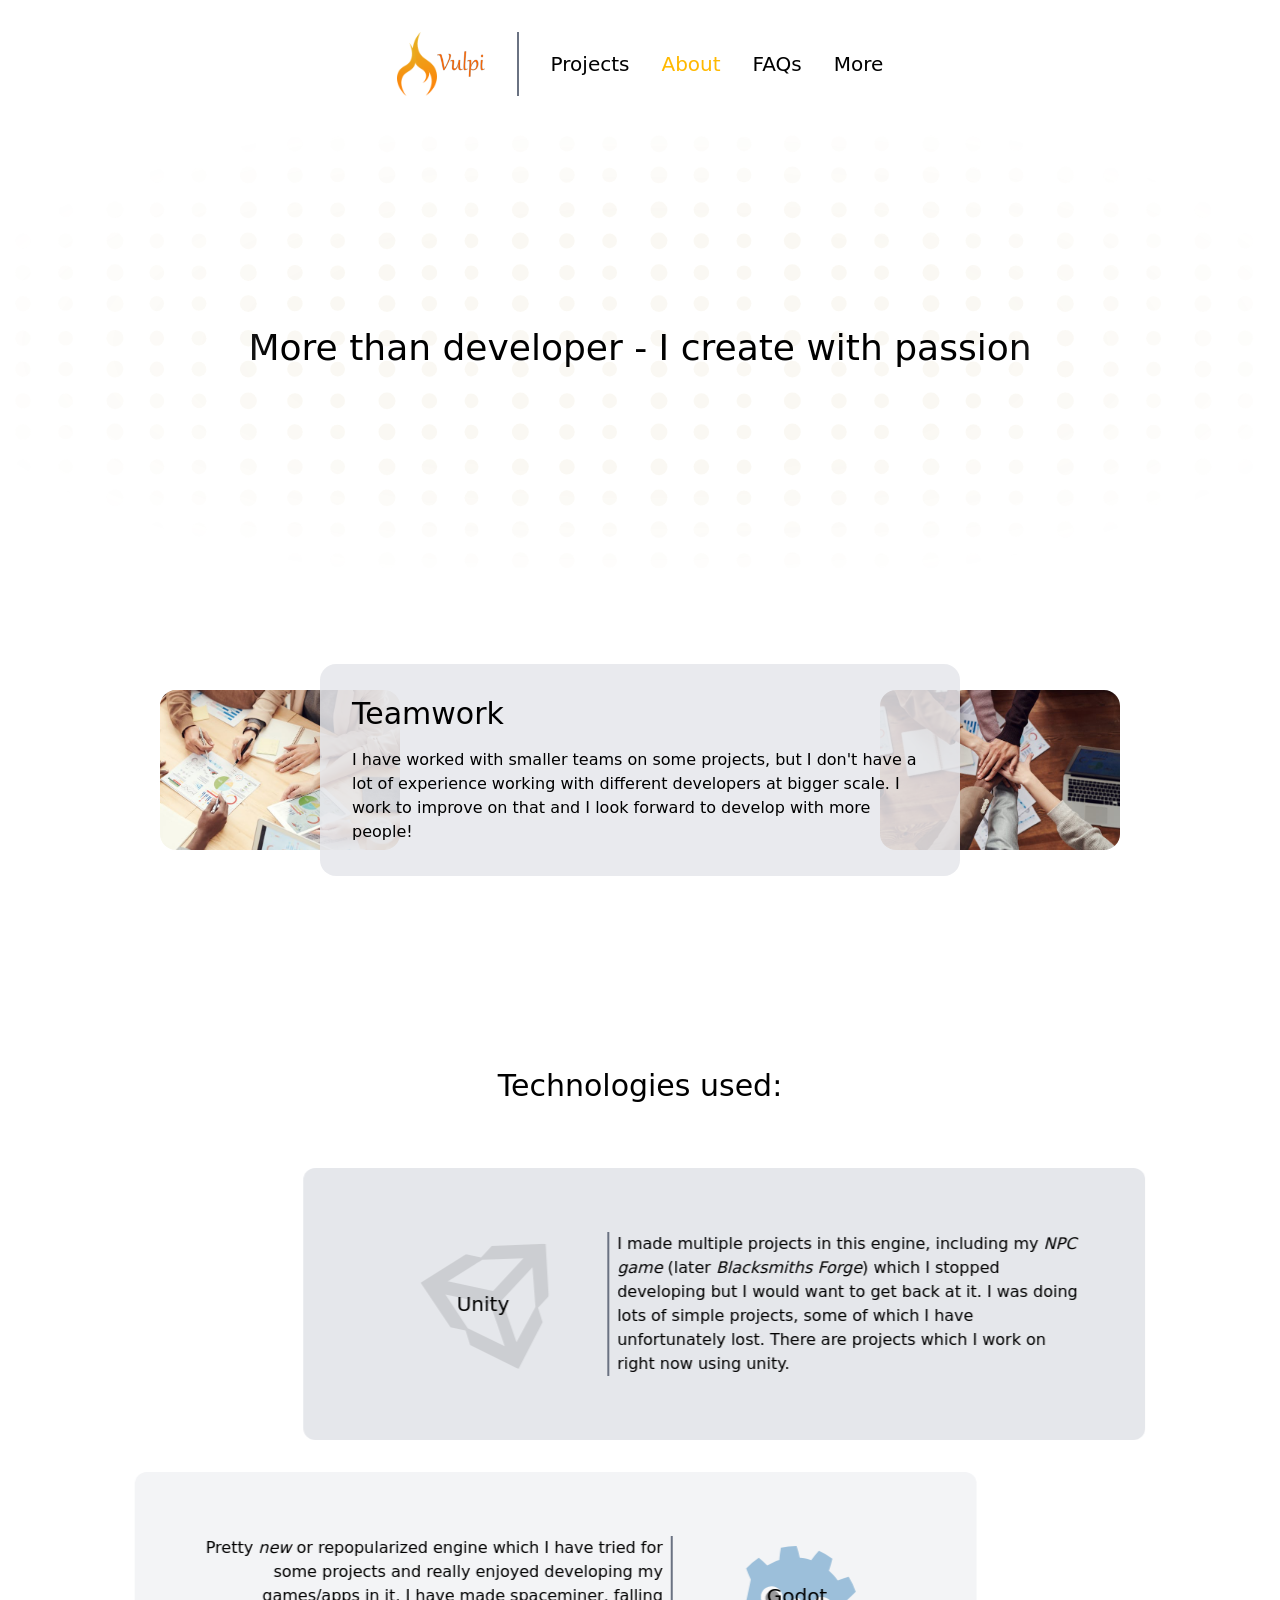
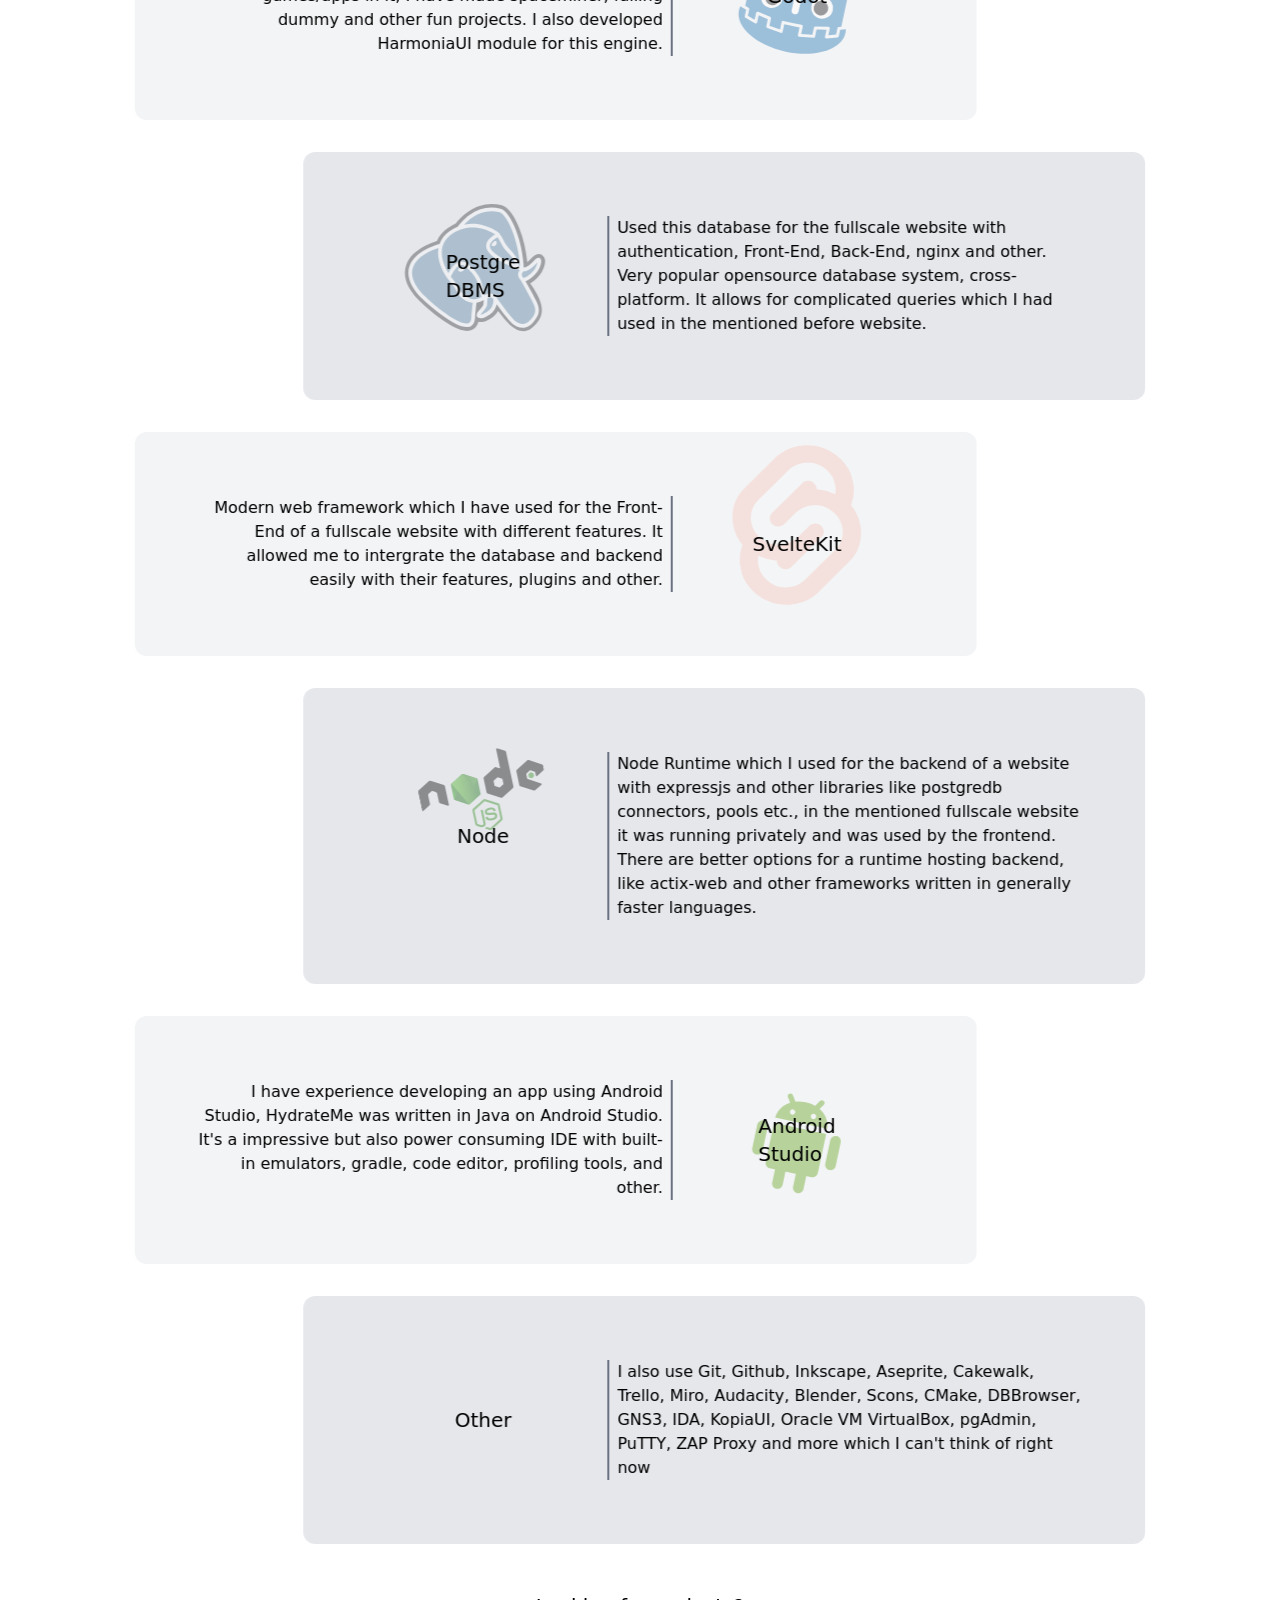
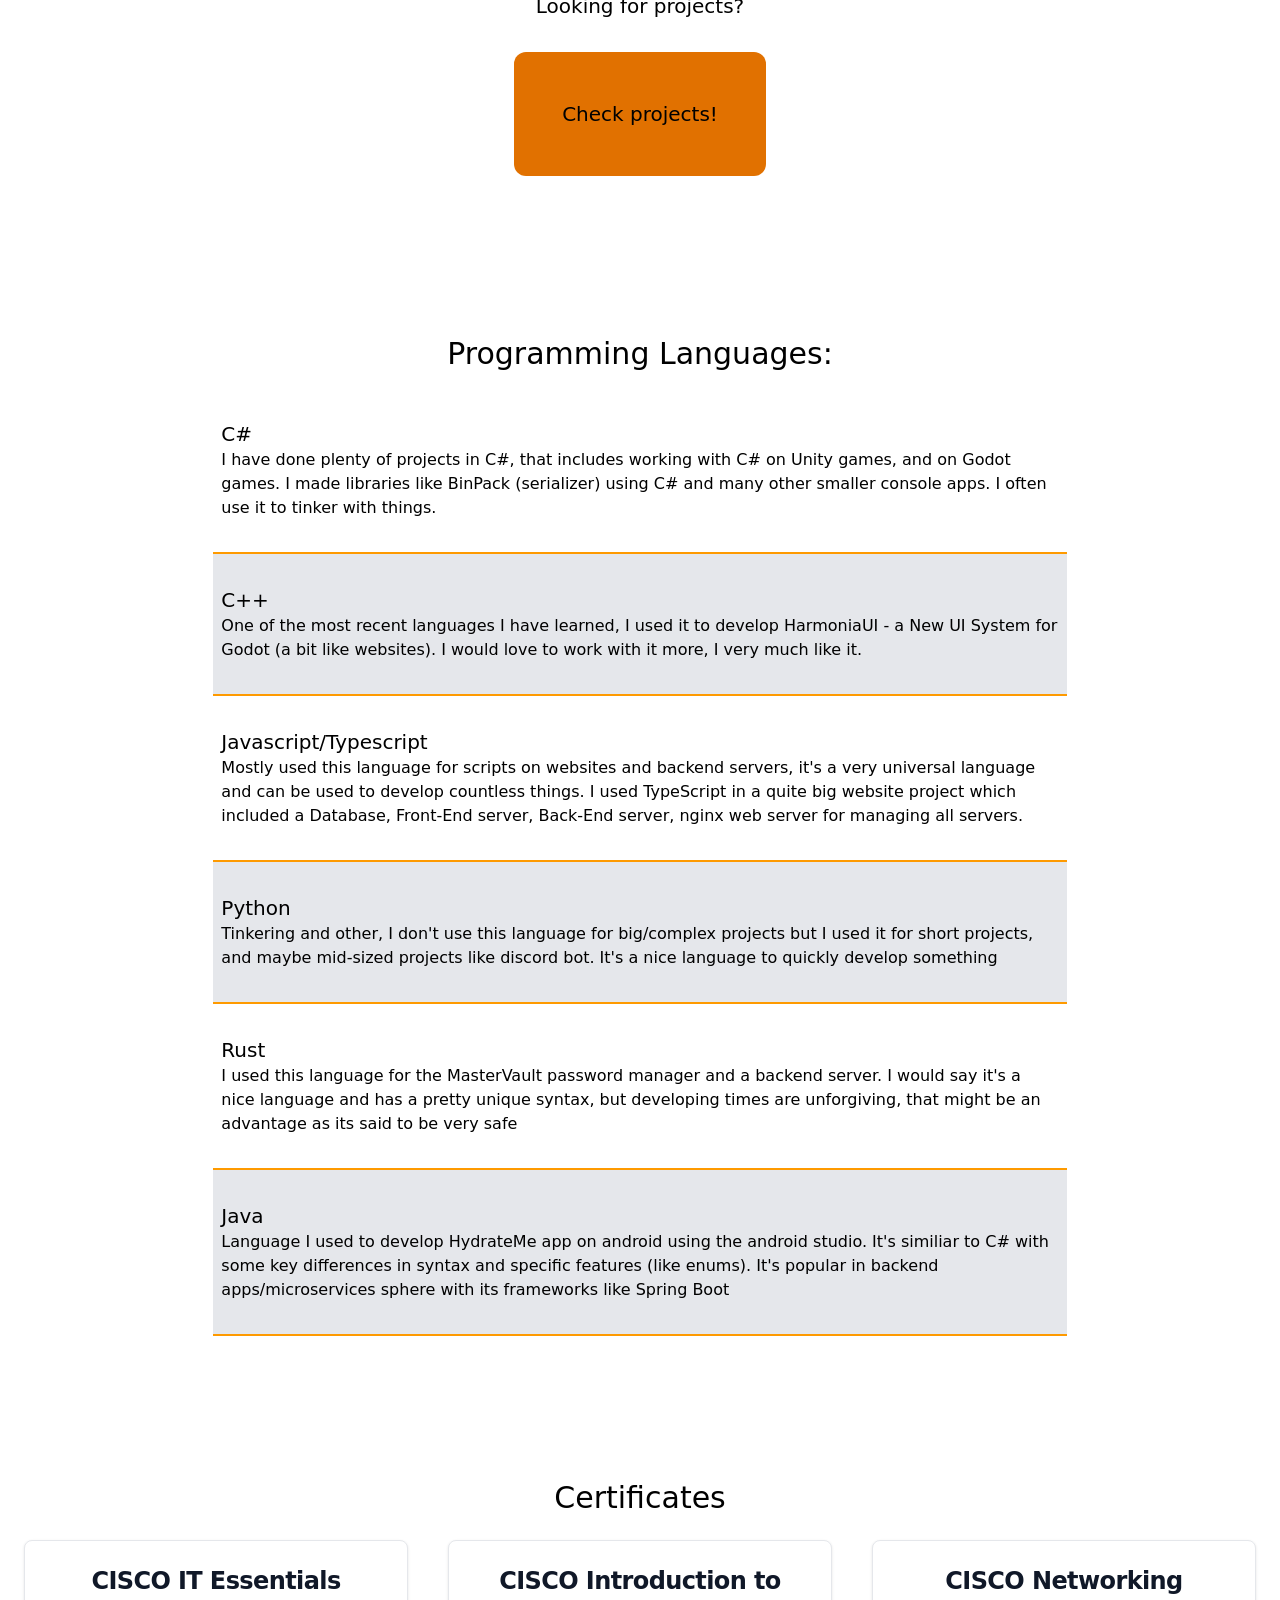
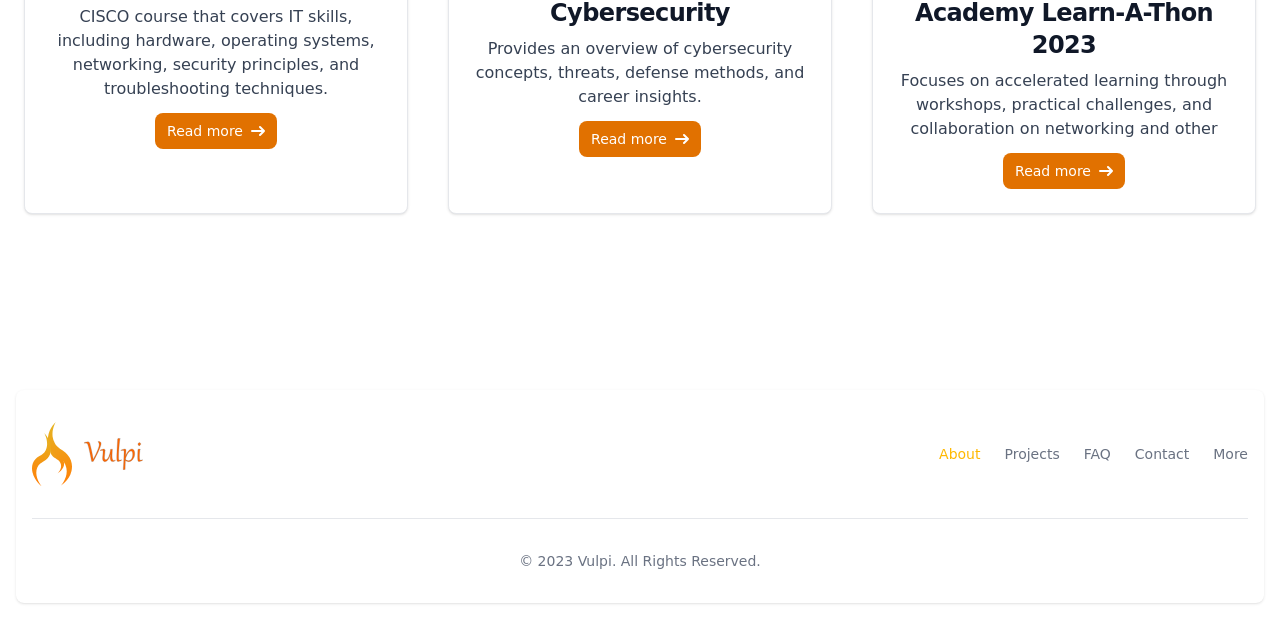
<file: en/about.html>
<!DOCTYPE html>
<html lang="en">
<head>
    <meta charset="UTF-8">
    <meta name="viewport" content="width=device-width, initial-scale=1.0">
    <link rel="stylesheet" href="../deps/css/main.css">
    <link rel="icon" href="../graphics/icon.svg">
    <title>Vulpi</title>
</head>
<body class="bg-white dark:bg-gray-900 dark:text-white">
    <header class="flex justify-center w-full max-sm:justify-around">
        <a href="./index.html" class="flex items-center p-4 sm:m-4">
            <img src="../graphics/icon.png" class="wh-auto max-w-16 max-h-16">
            <img src="../graphics/logo-text.png" class="max-w-12 max-h-16 animate-waving-hand">
        </a>
        <div class="sm:my-8 sm:border-1 animate-flip-up border-gray-500"></div>
        <ul class="hidden sm:visible sm:flex gap-8 p-8 justify-center items-center text-xl">
            <li><a href="./projects.html" class="hover:text-orange-600">Projects</a></li>
            <li class="hover:animate-shake cursor-default"><a href="#" class="text-amber-400">About</a></li>
            <li><a href="./faq.html" class="hover:text-orange-600">FAQs</a></li>
            <li><a href="./more.html" class="hover:text-orange-600">More</a></li>
        </ul>
        <div class="hidden max-sm:flex">
            <img src="../graphics/icons/outline/general/bars.svg" class="dark:filter-[brightness(0)invert(1)] dark:block hover:animate-jump text-3xl items-center w-10" id="navigation-button"></img>
        </div>
    </header>
    <div id="navigation-menu" hidden>
        <ul class="hidden max-sm:visible max-sm:block p-8 justify-center items-center text-xl *:my-2">
            <li><a href="./projects.html" class="hover:text-orange-600">Projects</a></li>
            <li><a href="#" class="text-amber-400 cursor-default">&gt; About</a></li>
            <li><a href="./faq.html" class="hover:text-orange-600">FAQs</a></li>
            <li><a href="./more.html" class="hover:text-orange-600">More</a></li>
        </ul>
    </div>
    <main class="overflow-hidden">

        <div class="[mask-image:radial-gradient(ellipse,#000_40%,transparent_80%)] animate-pulse flex justify-center p-10 py-50 bg-[url(../../graphics/patterns/dots.svg)]">
            <h1 class="text-4xl text-center">More than developer - I create with passion</h1>
        </div>

        <div class="animate-fade-down relative flex justify-center items-center mb-32 mt-24">
            <div class="w-2/4 max-lg:w-full mx-2 dark:bg-gray-800/80 bg-gray-200/85 rounded-2xl p-8 scranim:animate-from-top z-1 scranimup:animate-none">
                <h1 class="text-3xl pb-4">Teamwork</h1>
                <p class="">I have worked with smaller teams on some projects, but I don't have a lot of experience working with different developers at bigger scale. I work to improve on that and I look forward to develop with more people!</p>    
            </div>
            <div class="absolute flex justify-between w-3/4 h-max max-lg:flex-col">
                <img src="../graphics/images/sm-team3-427.png" class="w-1/4 rounded-2xl -z-1 scranim:animate-vfrom-left max-lg:w-1/2 max-lg:absolute bottom-0 right-0" alt="Team Planning">
                <img src="../graphics/images/sm-team.jpg" class="w-1/4 rounded-2xl -z-1 scranim:animate-vfrom-right max-lg:w-1/2 max-lg:absolute" alt="Team Photo">    
            </div>
        </div>

        <div class="flex flex-col justify-center items-center mt-12 overflow-hidden">
            <h4 class="flex text-3xl max-sm:text-2xl text-center p-4 justify-center items-center my-12">Technologies used:</h4>
            <div class="*:p-16 xl:*:w-2/3 flex flex-col justify-center items-center *:even:dark:bg-gray-700 *:dark:bg-gray-800 gap-8 *:bg-gray-200 *:even:bg-gray-100 *:rounded-xl
            *:even:translate-x-[-10%] *:not-even:translate-x-[10%] max-xl:*:even:translate-x-[0%] max-xl:*:not-even:translate-x-[0%] max-xl:*:w-2/3 max-sm:*:w-full max-sm:*:px-2 px-2">
                <div class="max-sm:flex-col flex items-stretch max-sm:items-center max-sm:*:w-full opacity-0 scranim:animate-slide-top-left">
                    <div class="w-1/3 flex justify-center">
                        <h5 class="text-xl w-1/3 px-2 py-4 flex justify-center items-center">Unity</h5>
                        <img src="../graphics/icons/solid/brands/unity.svg" class="w-32 rotate-12 absolute -z-1 dark:opacity-50 opacity-10">
                    </div>
                    <div class="sm:mx-2 sm:border-1 animate-flip-up border-gray-500"></div>
                    <p class="w-2/3 max-sm:text-center">I made multiple projects in this engine, including my <i>NPC game</i> (later <i>Blacksmiths Forge</i>) which I stopped developing but I would want to get back at it. I was doing lots of simple projects, some of which I have unfortunately lost. There are projects which I work on right now using unity.</p>
                </div>
                <div class="max-sm:flex-col flex items-stretch max-sm:items-center max-sm:*:w-full opacity-0 scranim:animate-slide-top-right">
                    <p class="w-2/3 text-right max-sm:text-center">Pretty <i>new</i> or repopularized engine which I have tried for some projects and really enjoyed developing my games/apps in it, I have made spaceminer, falling dummy and other fun projects. I also developed HarmoniaUI module for this engine.</p>
                    <div class="sm:mx-2 sm:border-1 animate-flip-up border-gray-500"></div>
                    <div class="w-1/3 flex justify-center">
                        <h5 class="text-xl w-1/3 px-2 py-4 flex justify-center items-center">Godot</h5>
                        <img src="../graphics/icons/solid/brands/godot.svg" class="w-32 rotate-12 absolute -z-1 opacity-50">
                    </div>
                </div>
                <div class="max-sm:flex-col flex items-stretch max-sm:items-center max-sm:*:w-full opacity-0 scranim:animate-slide-top-left">
                    <div class="w-1/3 flex justify-center">
                        <h5 class="text-xl w-1/3 px-2 py-4 flex justify-center items-center">Postgre DBMS</h5>
                        <img src="../graphics/icons/solid/brands/postgresql.svg" class="w-32 -rotate-36 absolute -z-1 opacity-30">
                    </div>
                    <div class="sm:mx-2 sm:border-1 animate-flip-up border-gray-500"></div>
                    <p class="w-2/3 max-sm:text-center">Used this database for the fullscale website with authentication, Front-End, Back-End, nginx and other. Very popular opensource database system, cross-platform. It allows for complicated queries which I had used in the mentioned before website.</p>
                </div>
                <div class="max-sm:flex-col flex items-stretch max-sm:items-center max-sm:*:w-full opacity-0 scranim:animate-slide-top-right">
                    <p class="w-2/3 text-right max-sm:text-center">Modern web framework which I have used for the Front-End of a fullscale website with different features. It allowed me to intergrate the database and backend easily with their features, plugins and other.</p>
                    <div class="sm:mx-2 sm:border-1 animate-flip-up border-gray-500"></div>
                    <div class="w-1/3 flex justify-center">
                        <h5 class="text-xl w-1/3 px-2 py-4 flex justify-center items-center">SvelteKit</h5>
                        <img src="../graphics/icons/solid/brands/svelte-icon.svg" class="w-32 -rotate-12 absolute -translate-y-12 -z-1 opacity-10">
                    </div>
                </div>
                <div class="max-sm:flex-col flex items-stretch max-sm:items-center max-sm:*:w-full opacity-0 scranim:animate-slide-top-left">
                    <div class="w-1/3 flex justify-center">
                        <h5 class="text-xl w-1/3 px-2 py-4 flex justify-center items-center">Node</h5>
                        <img src="../graphics/icons/solid/brands/nodejs.svg" class="w-32 absolute -z-1 opacity-50 -rotate-12">
                    </div>
                    <div class="sm:mx-2 sm:border-1 animate-flip-up border-gray-500"></div>
                    <p class="w-2/3 max-sm:text-center">Node Runtime which I used for the backend of a website with expressjs and other libraries like postgredb connectors, pools etc., in the mentioned fullscale website it was running privately and was used by the frontend. There are better options for a runtime hosting backend, like actix-web and other frameworks written in generally faster languages.</p>
                </div>
                <div class="max-sm:flex-col flex items-stretch max-sm:items-center max-sm:*:w-full opacity-0 scranim:animate-slide-top-right">
                    <p class="w-2/3 text-right max-sm:text-center">I have experience developing an app using Android Studio, HydrateMe was written in Java on Android Studio. It's a impressive but also power consuming IDE with built-in emulators, gradle, code editor, profiling tools, and other. </p>
                    <div class="sm:mx-2 sm:border-1 animate-flip-up border-gray-500"></div>
                    <div class="w-1/3 flex justify-center">
                        <h5 class="text-xl w-1/3 px-2 py-4 flex justify-center items-center">Android Studio</h5>
                        <img src="../graphics/icons/solid/brands/android-os.svg" class="rotate-12 w-32 absolute -z-1 opacity-50">
                    </div>
                </div>
                <div class="max-sm:flex-col flex items-stretch max-sm:items-center max-sm:*:w-full opacity-0 scranim:animate-slide-top-left">
                    <h5 class="text-xl w-1/3 px-2 py-4 flex justify-center items-center">Other</h5>
                    <div class="sm:mx-2 sm:border-1 animate-flip-up border-gray-500"></div>
                    <p class="w-2/3 max-sm:text-center">I also use Git, Github, Inkscape, Aseprite, Cakewalk, Trello, Miro, Audacity, Blender, Scons, CMake, DBBrowser, GNS3, IDA, KopiaUI, Oracle VM VirtualBox, pgAdmin, PuTTY, ZAP Proxy and more which I can't think of right now</p>
                </div>
            </div>
        </div>

        <div class="flex justify-center items-center flex-col p-4 overflow-hidden translate-x-[-100vw] scranim:animate-from-left">
            <h1 class="text-xl p-8 animate-pulse">Looking for projects?</h1>
            <a class="p-12 text-xl bg-amber-600 rounded-xl hover:animate-jump animate-once" href="./projects.html">Check  projects!</a>
        </div>
        
        <!-- Languages I use -->
        <div class="flex flex-col justify-center items-center my-32">
            <h4 class="flex text-3xl max-sm:text-xl text-center p-4 justify-center items-center">Programming Languages:</h4>
            <ul class="overflow-hidden flex flex-col items-center lg:max-w-2/3 justify-center *:flex *:justify-center *:p-2 *:py-8 *:even:dark:bg-gray-800 *:even:bg-gray-200 *:border-b-2 *:border-amber-500 lg:mx-16 sm:mx-4">
                <li class="scranim:animate-from-left translate-x-[-100vw] scranim-delay:50">
                    <div>
                        <h5 class="text-xl">C#</h5>
                        <p>I have done plenty of projects in C#, that includes working with C# on Unity games, and on Godot games. I made libraries like BinPack (serializer) using C# and many other smaller console apps. I often use it to tinker with things.</p>
                    </div>
                </li>
                <li class="scranim:animate-from-right translate-x-[100vw] scranim-delay:50">
                    <div>
                        <h5 class="text-xl" >C++</h5>
                        <p>One of the most recent languages I have learned, I used it to develop HarmoniaUI - a New UI System for Godot (a bit like websites). I would love to work with it more, I very much like it.</p>
                    </div>
                </li>
                <li class="scranim:animate-from-right translate-x-[100vw] scranim-delay:50">
                    <div>
                        <h5 class="text-xl">Javascript/Typescript</h5>
                        <p>Mostly used this language for scripts on websites and backend servers, it's a very universal language and can be used to develop countless things. I used TypeScript in a quite big website project which included a Database, Front-End server, Back-End server, nginx web server for managing all servers.</p>
                    </div>
                </li>
                <li class="scranim:animate-from-left translate-x-[-100vw] scranim-delay:50">
                    <div>
                        <h5 class="text-xl">Python</h5>
                        <p>Tinkering and other, I don't use this language for big/complex projects but I used it for short projects, and maybe mid-sized projects like discord bot. It's a nice language to quickly develop something</p>
                    </div>
                </li>
                <li class="scranim:animate-from-left translate-x-[-100vw] scranim-delay:50">
                    <div>
                        <h5 class="text-xl">Rust</h5>
                        <p>I used this language for the MasterVault password manager and a backend server. I would say it's a nice language and has a pretty unique syntax, but developing times are unforgiving, that might be an advantage as its said to be very safe</p>
                    </div>
                </li>
                <li class="scranim:animate-from-left translate-x-[-100vw] scranim-delay:50">
                    <div>
                        <h5 class="text-xl">Java</h5>
                        <p>Language I used to develop HydrateMe app on android using the android studio. It's similiar to C# with some key differences in syntax and specific features (like enums). It's popular in backend apps/microservices sphere with its frameworks like Spring Boot</p>
                    </div>
                </li>
            </ul>
        </div>

        <!-- Certificates -->
        <h1 class="flex justify-center text-3xl p-4 my-2 animate-fade-down scranim:animate-fade-left">Certificates</h1>
        <div class="animate-fade-down flex *:text-center justify-center gap-10 flex-wrap max-sm:px-2 mb-12">
            <div class="flex-[0_0_1/3] max-w-sm p-6 bg-white border border-gray-200 rounded-lg shadow-sm dark:bg-gray-800 dark:border-gray-700 scranim:animate-fade-left">
                <a href="https://www.netacad.com/courses/it-essentials-7?courseLang=en-US">
                    <h5 class="mb-2 text-2xl font-bold tracking-tight text-gray-900 dark:text-white">CISCO IT Essentials</h5>
                </a>
                <p class="mb-3 font-normal text-gray-700 dark:text-gray-400">CISCO course that covers IT skills, including hardware, operating systems, networking, security principles, and troubleshooting techniques.</p>
                <a href="https://www.netacad.com/courses/it-essentials-7?courseLang=en-US" class="inline-flex items-center px-3 py-2 text-sm font-medium text-center text-white bg-amber-600 
                rounded-lg hover:bg-amber-700 focus:ring-4 focus:outline-none focus:bg-amber-300 dark:bg-amber-600 
                dark:hover:bg-amber-700 dark:focus:ring-amber-300">
                    Read more
                    <svg class="rtl:rotate-180 w-3.5 h-3.5 ms-2" aria-hidden="true" xmlns="http://www.w3.org/2000/svg" fill="none" viewBox="0 0 14 10">
                        <path stroke="currentColor" stroke-linecap="round" stroke-linejoin="round" stroke-width="2" d="M1 5h12m0 0L9 1m4 4L9 9"/>
                    </svg>
                </a>
            </div>    
            <div class="flex-[0_0_1/3] max-w-sm p-6 bg-white border border-gray-200 rounded-lg shadow-sm dark:bg-gray-800 dark:border-gray-700 scranim:animate-fade-left">
                <a href="https://www.netacad.com/courses/introduction-to-cybersecurity?courseLang=en-US">
                    <h5 class="mb-2 text-2xl font-bold tracking-tight text-gray-900 dark:text-white">CISCO Introduction to Cybersecurity</h5>
                </a>
                <p class="mb-3 font-normal text-gray-700 dark:text-gray-400">Provides an overview of cybersecurity concepts, threats, defense methods, and career insights.</p>
                <a href="https://www.netacad.com/courses/introduction-to-cybersecurity?courseLang=en-US" class="inline-flex items-center px-3 py-2 text-sm font-medium text-center text-white bg-amber-600 
                rounded-lg hover:bg-amber-700 focus:ring-4 focus:outline-none focus:bg-amber-300 dark:bg-amber-600 
                dark:hover:bg-amber-700 dark:focus:ring-amber-300">
                    Read more
                    <svg class="rtl:rotate-180 w-3.5 h-3.5 ms-2" aria-hidden="true" xmlns="http://www.w3.org/2000/svg" fill="none" viewBox="0 0 14 10">
                        <path stroke="currentColor" stroke-linecap="round" stroke-linejoin="round" stroke-width="2" d="M1 5h12m0 0L9 1m4 4L9 9"/>
                    </svg>
                </a>
            </div>    
            <div class="flex-[0_0_1/3] max-w-sm p-6 bg-white border border-gray-200 rounded-lg shadow-sm dark:bg-gray-800 dark:border-gray-700 scranim:animate-fade-left">
                <a href="https://www.netacadlearnathon.com/">
                    <h5 class="mb-2 text-2xl font-bold tracking-tight text-gray-900 dark:text-white">CISCO Networking Academy Learn-A-Thon 2023</h5>
                </a>
                <p class="mb-3 font-normal text-gray-700 dark:text-gray-400">Focuses on accelerated learning through workshops, practical challenges, and collaboration on networking and other</p>
                <a href="https://www.netacadlearnathon.com/" class="inline-flex items-center px-3 py-2 text-sm font-medium text-center text-white bg-amber-600 
                rounded-lg hover:bg-amber-700 focus:ring-4 focus:outline-none focus:bg-amber-300 dark:bg-amber-600 
                dark:hover:bg-amber-700 dark:focus:ring-amber-300">
                    Read more
                    <svg class="rtl:rotate-180 w-3.5 h-3.5 ms-2" aria-hidden="true" xmlns="http://www.w3.org/2000/svg" fill="none" viewBox="0 0 14 10">
                        <path stroke="currentColor" stroke-linecap="round" stroke-linejoin="round" stroke-width="2" d="M1 5h12m0 0L9 1m4 4L9 9"/>
                    </svg>
                </a>
            </div>
        </div>
    </main>
    <div class="my-32"></div>
    <footer class="bg-white rounded-lg shadow-sm dark:bg-gray-900 m-4 scranim:animate-flip-down">
        <div class="w-full max-w-screen-xl mx-auto p-4 md:py-8">
            <div class="sm:flex sm:items-center sm:justify-between">
                <a href="./index.html" class="flex items-center mb-4 sm:mb-0 space-x-3 rtl:space-x-reverse">
                    <img src="../graphics/icon.svg" class="h-16" alt="Vulpi Logo" />
                    <img src="../graphics/logo-text.svg" class="h-8" alt="Vulpi Logo" />
                </a>
                <ul class="flex flex-wrap items-center mb-6 text-sm font-medium text-gray-500 sm:mb-0 dark:text-gray-400">
                    <li class="hover:animate-shake cursor-default">
                        <a class="text-amber-400 cursor-default me-4 md:me-6">About</a>
                    </li>
                    <li>
                        <a href="./projects.html" class="hover:underline me-4 md:me-6">Projects</a>
                    </li>
                    <li>
                        <a href="./faq.html" class="hover:underline me-4 md:me-6">FAQ</a>
                    </li>
                    <li>
                        <a href="./contact.html" class="hover:underline me-4 md:me-6">Contact</a>
                    </li>
                    <li>
                        <a href="./more.html" class="hover:underline hover:">More</a>
                    </li>
                </ul>
            </div>
            <hr class="my-6 border-gray-200 sm:mx-auto dark:border-gray-700 lg:my-8" />
            <span class="block text-sm text-gray-500 sm:text-center dark:text-gray-400">© 2023 <a href="https://github.com/imvulpi" class="hover:underline">Vulpi</a>. All Rights Reserved.</span>
        </div>
    </footer> 

    <div class="hidden animate-fade-left animate-fade-down animate-from-left animate-from-right animate-fade-down animate-jump-out"></div>
</body>
<script src="../deps/js/main-navigation.js"></script>
<script src="../deps/js/slider-animations.js"></script>
</html>
</file>
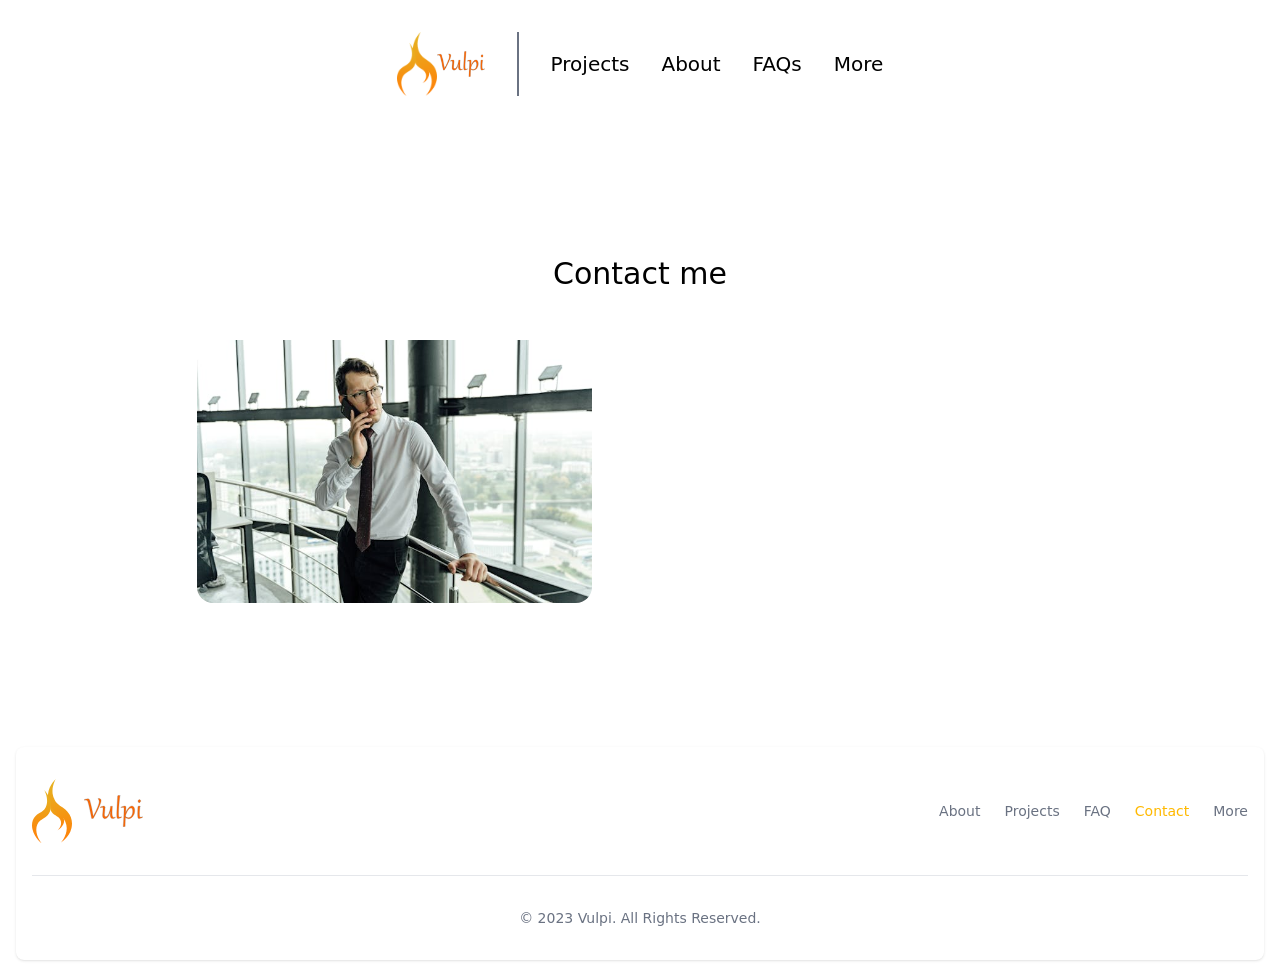
<file: en/contact.html>
<!DOCTYPE html>
<html lang="en">
<head>
    <meta charset="UTF-8">
    <meta name="viewport" content="width=device-width, initial-scale=1.0">
    <link rel="stylesheet" href="../deps/css/main.css">
    <link rel="icon" href="../graphics/icon.svg">
    <title>Vulpi</title>
</head>
<body class="bg-white dark:bg-gray-900 dark:text-white">
    <header class="flex justify-center w-full max-sm:justify-around">
        <a href="./index.html" class="flex items-center p-4 sm:m-4">
            <img src="../graphics/icon.png" class="wh-auto max-w-16 max-h-16">
            <img src="../graphics/logo-text.png" class="max-w-12 max-h-16 animate-waving-hand">
        </a>
        <div class="sm:my-8 sm:border-1 animate-flip-up border-gray-500"></div>
        <ul class="hidden sm:visible sm:flex gap-8 p-8 justify-center items-center text-xl">
            <li><a href="./projects.html" class="hover:text-orange-600">Projects</a></li>
            <li><a href="./about.html" class="hover:text-orange-600">About</a></li>
            <li><a href="./faq.html" class="hover:text-orange-600">FAQs</a></li>
            <li><a href="./more.html" class="hover:text-orange-600">More</a></li>
        </ul>
        <div class="hidden max-sm:flex">
            <img src="../graphics/icons/outline/general/bars.svg" class="dark:filter-[brightness(0)invert(1)] dark:block hover:animate-jump text-3xl items-center w-10" id="navigation-button"></img>
        </div>
    </header>
    <div id="navigation-menu" hidden>
        <ul class="max-sm:visible max-sm:block p-8 justify-center items-center text-xl *:my-2">
            <li><a href="./projects.html" class="hover:text-orange-600">Projects</a></li>
            <li><a href="./about.html" class="hover:text-orange-600">About</a></li>
            <li><a href="./faq.html" class="hover:text-orange-600">FAQs</a></li>
            <li><a href="./more.html" class="hover:text-orange-600">More</a></li>
        </ul>
    </div>
    <main>
        <h1 class="my-8 mt-32 text-3xl text-center">Contact me</h1>
        <div class="overflow-hidden flex justify-center items-center *:p-4 my-32 mt-0 max-sm:flex-col-reverse">
            <img class="scranim:animate-from-left translate-x-[-100vw]  w-1/3 max-lg:w-2/3 max-sm:w-full rounded-4xl" src="../graphics/images/sm-calling.jpg" alt="Team Photo">
            <div class="scranim:animate-fade-right scranim-delay:1000 opacity-0 w-1/3 max-sm:w-full text-2xl text-center flex flex-col gap-4 mx-8">
                <p class="scranim:animate-fade-right scranim-delay:1000 opacity-0 max-sm:w-full text-2xl text-center flex gap-8">
                    <a class="text-amber-100 underline">
                        <img src="../graphics/icons/solid/brands/discord2.svg" class="w-8"> 
                    </a>
                    <span>imvulpi</span>
                </p>
                <p class="scranim:animate-fade-right scranim-delay:1000 opacity-0 max-sm:w-full text-2xl text-center flex gap-8">
                    <a href="https://github.com/imvulpi" class="text-amber-100 underline animate-pulse">
                        <img src="../graphics/icons/solid/brands/github.svg" class="w-8 dark:filter-[brightness(0)invert(1)]"> 
                    </a>
                    <span>imvulpi</span>
                </p>
            </div>
        </div>
    </main>
    <div class="my-32"></div>
    <footer class="bg-white rounded-lg shadow-sm dark:bg-gray-900 m-4 scranim:animate-flip-down">
        <div class="w-full max-w-screen-xl mx-auto p-4 md:py-8">
            <div class="sm:flex sm:items-center sm:justify-between">
                <a href="./index.html" class="flex items-center mb-4 sm:mb-0 space-x-3 rtl:space-x-reverse">
                    <img src="../graphics/icon.svg" class="h-16" alt="Vulpi Logo" />
                    <img src="../graphics/logo-text.svg" class="h-8" alt="Vulpi Logo" />
                </a>
                <ul class="flex flex-wrap items-center mb-6 text-sm font-medium text-gray-500 sm:mb-0 dark:text-gray-400">
                    <li>
                        <a href="./about.html" class="hover:underline me-4 md:me-6">About</a>
                    </li>
                    <li>
                        <a href="./projects.html" class="hover:underline me-4 md:me-6">Projects</a>
                    </li>
                    <li>
                        <a href="./faq.html" class="hover:underline me-4 md:me-6">FAQ</a>
                    </li>
                    <li class="hover:animate-shake cursor-default">
                        <a class="text-amber-400 cursor-default me-4 md:me-6">Contact</a>
                    </li>
                    <li>
                        <a href="./more.html" class="hover:underline hover:">More</a>
                    </li>
                </ul>
            </div>
            <hr class="my-6 border-gray-200 sm:mx-auto dark:border-gray-700 lg:my-8" />
            <span class="block text-sm text-gray-500 sm:text-center dark:text-gray-400">© 2023 <a href="https://github.com/imvulpi" class="hover:underline">Vulpi</a>. All Rights Reserved.</span>
        </div>
    </footer> 

    <div class="hidden animate-fade-left animate-fade-down animate-from-left animate-from-right animate-fade-down animate-jump-out animate-fade-right"></div>
</body>
<script src="../deps/js/main-navigation.js"></script>
<script src="../deps/js/slider-animations.js"></script>
</html>
</file>
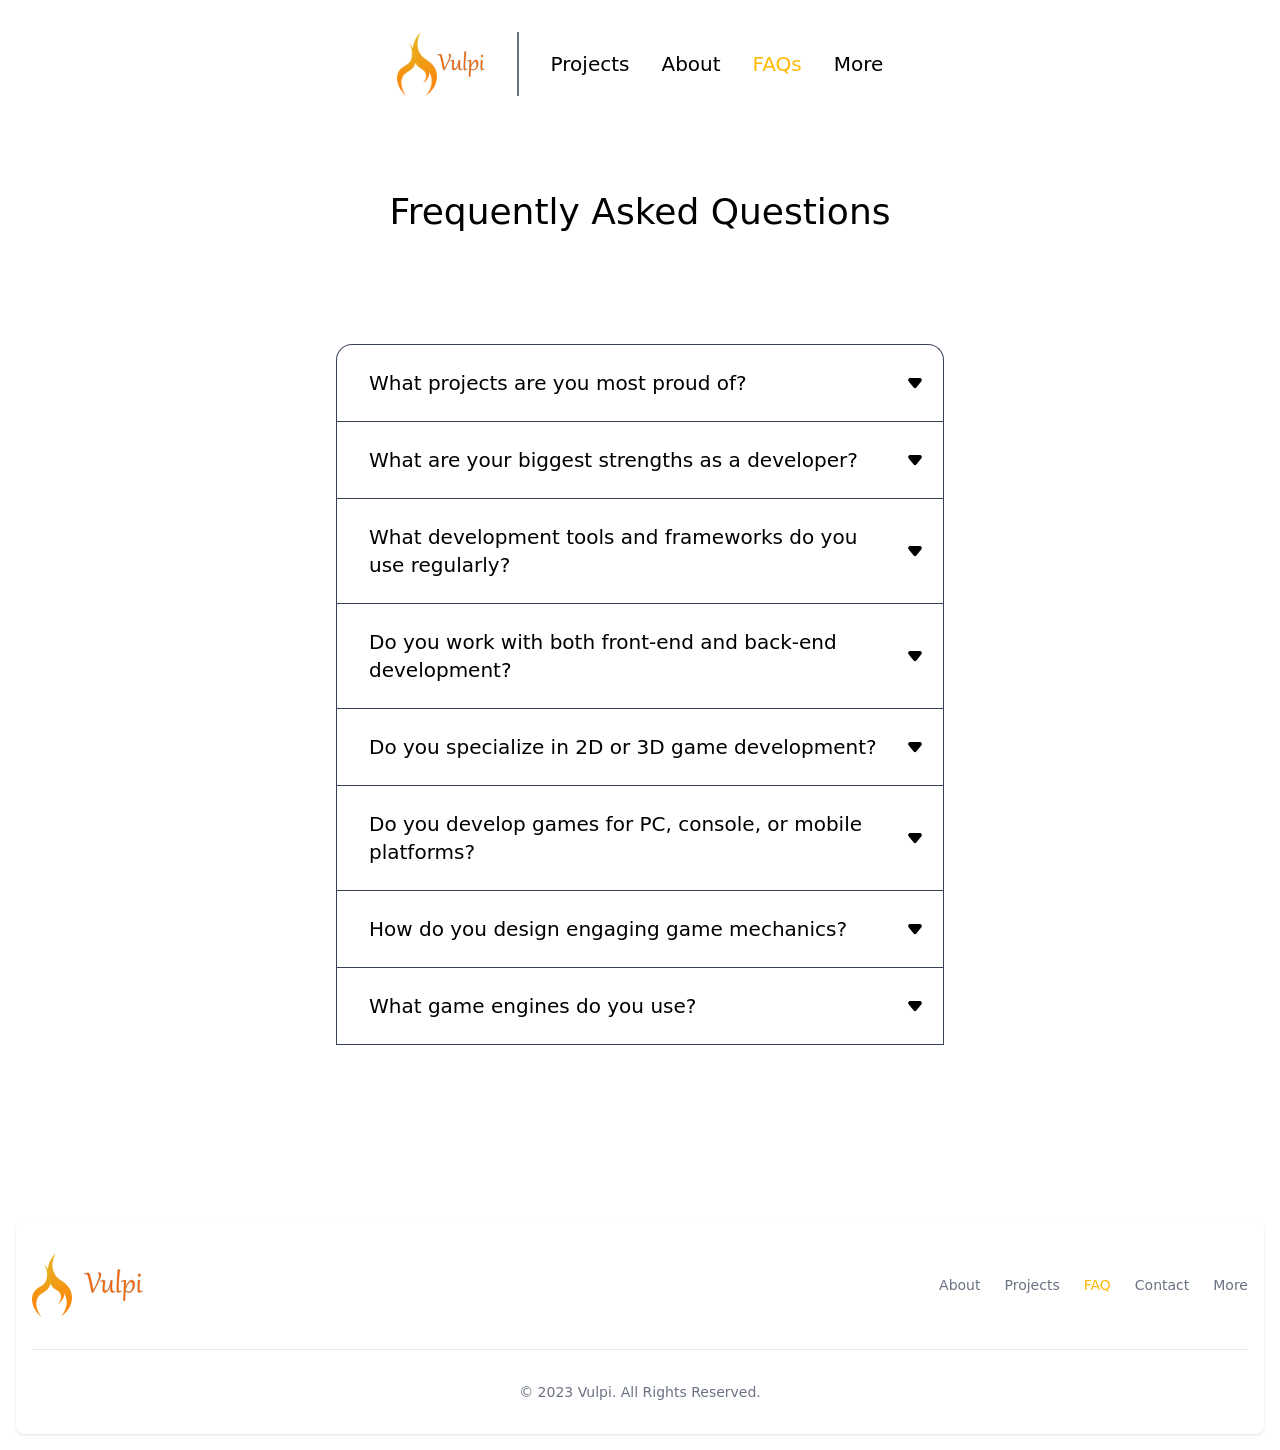
<file: en/faq.html>
<!DOCTYPE html>
<html lang="en">
<head>
    <meta charset="UTF-8">
    <meta name="viewport" content="width=device-width, initial-scale=1.0">
    <link rel="stylesheet" href="../deps/css/main.css">
    <link rel="icon" href="../graphics/icon.svg">
    <title>Vulpi</title>
</head>
<body class="bg-white dark:bg-gray-900 dark:text-white">
    <header class="flex justify-center w-full max-sm:justify-around">
        <a href="./index.html" class="flex items-center p-4 sm:m-4">
            <img src="../graphics/icon.png" class="wh-auto max-w-16 max-h-16">
            <img src="../graphics/logo-text.png" class="max-w-12 max-h-16 animate-waving-hand">
        </a>
        <div class="sm:my-8 sm:border-1 animate-flip-up border-gray-500"></div>
        <ul class="hidden sm:visible sm:flex gap-8 p-8 justify-center items-center text-xl">
            <li><a href="./projects.html" class="hover:text-orange-600">Projects</a></li>
            <li><a href="./about.html" class="hover:text-orange-600">About</a></li>
            <li class="hover:animate-shake cursor-default"><a href="#" class="text-amber-400">FAQs</a></li>
            <li><a href="./more.html" class="hover:text-orange-600">More</a></li>
        </ul>
        <div class="hidden max-sm:flex">
            <img src="../graphics/icons/outline/general/bars.svg" class="dark:filter-[brightness(0)invert(1)] dark:block hover:animate-jump text-3xl items-center w-10" id="navigation-button"></img>
        </div>
    </header>
    <div id="navigation-menu" hidden>
        <ul class="max-sm:visible max-sm:block p-8 justify-center items-center text-xl *:my-2">
            <li><a href="./projects.html" class="hover:text-orange-600">Projects</a></li>
            <li><a href="./about.html" class="hover:text-orange-600">About</a></li>
            <li><a href="#" class="text-amber-400 cursor-default">&gt; FAQs</a></li>
            <li><a href="./more.html" class="hover:text-orange-600">More</a></li>
        </ul>
    </div>
    <main>
        <h1 class="text-center text-4xl animate-fade-down my-16">Frequently Asked Questions</h1>
        <ul class="flex flex-col items-center w-1/2 max-lg:w-full px-4 mx-auto py-12 my-8 *:scranim:animate-fade-up">
            <li class="w-full faq-section">
                    <div class="flex justify-between dark:hover:bg-gray-800 hover:bg-gray-200 faq-btn border-gray-700 border-1 p-4 border-b-0 rounded-t-2xl" open-color-class="dark:bg-gray-800 bg-gray-200">
                    <h1 class="text-xl px-4 py-2">What projects are you most proud of?</h1>
                    <img class="dark:filter-[brightness(0)invert(1)] faq-arrow-down" src="../graphics/icons/solid/arrows/caret-down.svg" alt="">
                    <img class="dark:filter-[brightness(0)invert(1)] select-none faq-arrow-up" hidden src="../graphics/icons/solid/arrows/caret-up.svg" alt="">
                </div>
                <p class="p-4 faq-content hidden border-gray-700 animate-fade border-1 border-b-0">
                    I'm proud of how HarmoniaUI came up. 
                    I think the code is organized and pretty clean, obviously there is room for improvement but I'm satisfied with it.
                    There was a lot of struggle with HarmoniaUI, the documentation on making Godot modules was not extensive so I had to look in the Godot source code to figure 
                    out how to make some things.
                </p>
            </li> 
            <li class="w-full faq-section">
                    <div class="flex justify-between faq-btn dark:hover:bg-gray-800 hover:bg-gray-200 border-gray-700 border-1 p-4 border-b-0" open-color-class="dark:bg-gray-800 bg-gray-200">
                    <h1 class="text-xl px-4 py-2">What are your biggest strengths as a developer?</h1>
                    <img class="dark:filter-[brightness(0)invert(1)] faq-arrow-down" src="../graphics/icons/solid/arrows/caret-down.svg" alt="">
                    <img class="dark:filter-[brightness(0)invert(1)] select-none faq-arrow-up" hidden src="../graphics/icons/solid/arrows/caret-up.svg" alt="">
                </div>
                <p class="p-4 faq-content hidden border-gray-700 animate-fade border-1 border-b-0">I think my biggest strengths are that I'm passionate about development. I don't give up easily, I'm creative and which helps me come up with different ideas in games and other. I can adapt to many different frameworks, languages and technologies, I would say thats one of my biggest strength</p>
            </li> 
            <li class="w-full faq-section">
                    <div class="flex justify-between faq-btn dark:hover:bg-gray-800 hover:bg-gray-200 border-gray-700 border-1 p-4 border-b-0" open-color-class="dark:bg-gray-800 bg-gray-200">
                    <h1 class="text-xl px-4 py-2">What development tools and frameworks do you use regularly?</h1>
                    <img class="dark:filter-[brightness(0)invert(1)] faq-arrow-down" src="../graphics/icons/solid/arrows/caret-down.svg" alt="">
                    <img class="dark:filter-[brightness(0)invert(1)] select-none faq-arrow-up" hidden src="../graphics/icons/solid/arrows/caret-up.svg" alt="">
                </div>
                <p class="p-4 faq-content hidden border-gray-700 animate-fade border-1 border-b-0">Most often I use VSCode, Visual Studio, For game development either Unity or Godot, but I really wanna try Unreal. I usually use VSCode with plugins that color the texts or help develop faster.</p>
            </li> 
            <li class="w-full faq-section">
                    <div class="flex justify-between faq-btn dark:hover:bg-gray-800 hover:bg-gray-200 border-gray-700 border-1 p-4 border-b-0" open-color-class="dark:bg-gray-800 bg-gray-200">
                    <h1 class="text-xl px-4 py-2">Do you work with both front-end and back-end development?</h1>
                    <img class="dark:filter-[brightness(0)invert(1)] faq-arrow-down" src="../graphics/icons/solid/arrows/caret-down.svg" alt="">
                    <img class="dark:filter-[brightness(0)invert(1)] select-none faq-arrow-up" hidden src="../graphics/icons/solid/arrows/caret-up.svg" alt="">
                </div>
                <p class="p-4 faq-content hidden border-gray-700 animate-fade border-1 border-b-0">Yes, since a lot of my projects were done solo I had to do both front and back development. I have a lot of experience in UI/UX from developing different websites.</p>
            </li> 
            <li class="w-full faq-section">
                <div class="flex justify-between faq-btn dark:hover:bg-gray-800 hover:bg-gray-200 border-gray-700 border-1 p-4 border-b-0" open-color-class="dark:bg-gray-800 bg-gray-200">
                <h1 class="text-xl px-4 py-2">Do you specialize in 2D or 3D game development?</h1>
                <img class="dark:filter-[brightness(0)invert(1)] faq-arrow-down" src="../graphics/icons/solid/arrows/caret-down.svg" alt="">
                <img class="dark:filter-[brightness(0)invert(1)] select-none faq-arrow-up" hidden src="../graphics/icons/solid/arrows/caret-up.svg" alt="">
            </div>
            <p class="p-4 faq-content hidden border-gray-700 animate-fade border-1 border-b-0">Most of my projects are made in 2D, but I would want to develop some more 3D games.</p>
            </li> 
            <li class="w-full faq-section">
                <div class="flex justify-between faq-btn dark:hover:bg-gray-800 hover:bg-gray-200 border-gray-700 border-1 p-4 border-b-0" open-color-class="dark:bg-gray-800 bg-gray-200">
                <h1 class="text-xl px-4 py-2">Do you develop games for PC, console, or mobile platforms?</h1>
                <img class="dark:filter-[brightness(0)invert(1)] faq-arrow-down" src="../graphics/icons/solid/arrows/caret-down.svg" alt="">
                <img class="dark:filter-[brightness(0)invert(1)] select-none faq-arrow-up" hidden src="../graphics/icons/solid/arrows/caret-up.svg" alt="">
            </div>
            <p class="p-4 faq-content hidden border-gray-700 animate-fade border-1 border-b-0">Depends on the game, a lot of my games were made for PC only and some were for mobile and PC. Usually it's either PC or Mobile.</p>
            </li> 
            <li class="w-full faq-section">
               <div class="flex justify-between faq-btn dark:hover:bg-gray-800 hover:bg-gray-200 border-gray-700 border-1 p-4 border-b-0" open-color-class="dark:bg-gray-800 bg-gray-200">
               <h1 class="text-xl px-4 py-2">How do you design engaging game mechanics?</h1>
               <img class="dark:filter-[brightness(0)invert(1)] faq-arrow-down" src="../graphics/icons/solid/arrows/caret-down.svg" alt="">
               <img class="dark:filter-[brightness(0)invert(1)] select-none faq-arrow-up" hidden src="../graphics/icons/solid/arrows/caret-up.svg" alt="">
           </div>
           <p class="p-4 faq-content hidden border-gray-700 animate-fade border-1 border-b-0">I either brainstorm or look for inspiration in different games, I try to make it fun for players.</p>
           </li> 
            <li class="w-full faq-section">
                    <div class="flex justify-between faq-btn dark:hover:bg-gray-800 hover:bg-gray-200 border-gray-700 border-1 p-4" open-color-class="dark:bg-gray-800 bg-gray-200">
                    <h1 class="text-xl px-4 py-2">What game engines do you use?</h1>
                    <img class="dark:filter-[brightness(0)invert(1)] faq-arrow-down" src="../graphics/icons/solid/arrows/caret-down.svg" alt="">
                    <img class="dark:filter-[brightness(0)invert(1)] select-none faq-arrow-up" hidden src="../graphics/icons/solid/arrows/caret-up.svg" alt="">
                </div>
                <p class="p-4 faq-content hidden border-gray-700 animate-fade border-1 border-t-0 rounded-b-2xl">I mostly use Unity and Godot, but I really want to try Unreal soon.</p>
            </li>
        </ul>
    </main>
    <div class="my-32"></div>
    <footer class="bg-white rounded-lg shadow-sm dark:bg-gray-900 m-4 scranim:animate-flip-down">
        <div class="w-full max-w-screen-xl mx-auto p-4 md:py-8">
            <div class="sm:flex sm:items-center sm:justify-between">
                <a href="./index.html" class="flex items-center mb-4 sm:mb-0 space-x-3 rtl:space-x-reverse">
                    <img src="../graphics/icon.svg" class="h-16" alt="Vulpi Logo" />
                    <img src="../graphics/logo-text.svg" class="h-8" alt="Vulpi Logo" />
                </a>
                <ul class="flex flex-wrap items-center mb-6 text-sm font-medium text-gray-500 sm:mb-0 dark:text-gray-400">
                    <li>
                        <a href="./about.html" class="hover:underline me-4 md:me-6">About</a>
                    </li>
                    <li>
                        <a href="./projects.html" class="hover:underline me-4 md:me-6">Projects</a>
                    </li>
                    <li class="hover:animate-shake cursor-default">
                        <a class="text-amber-400 cursor-default me-4 md:me-6">FAQ</a>
                    </li>
                    <li>
                        <a href="./contact.html" class="hover:underline me-4 md:me-6">Contact</a>
                    </li>
                    <li>
                        <a href="./more.html" class="hover:underline hover:">More</a>
                    </li>
                </ul>
            </div>
            <hr class="my-6 border-gray-200 sm:mx-auto dark:border-gray-700 lg:my-8" />
            <span class="block text-sm text-gray-500 sm:text-center dark:text-gray-400">© 2023 <a href="https://github.com/imvulpi" class="hover:underline">Vulpi</a>. All Rights Reserved.</span>
        </div>
    </footer> 

    <div class="hidden animate-fade-left animate-from-left animate-from-right animate-fade-down animate-jump-out"></div>
</body>
<script src="../deps/js/main-navigation.js"></script>
<script src="../deps/js/slider-animations.js"></script>
<script src="../deps/js/faq.js"></script>
</html>
</file>
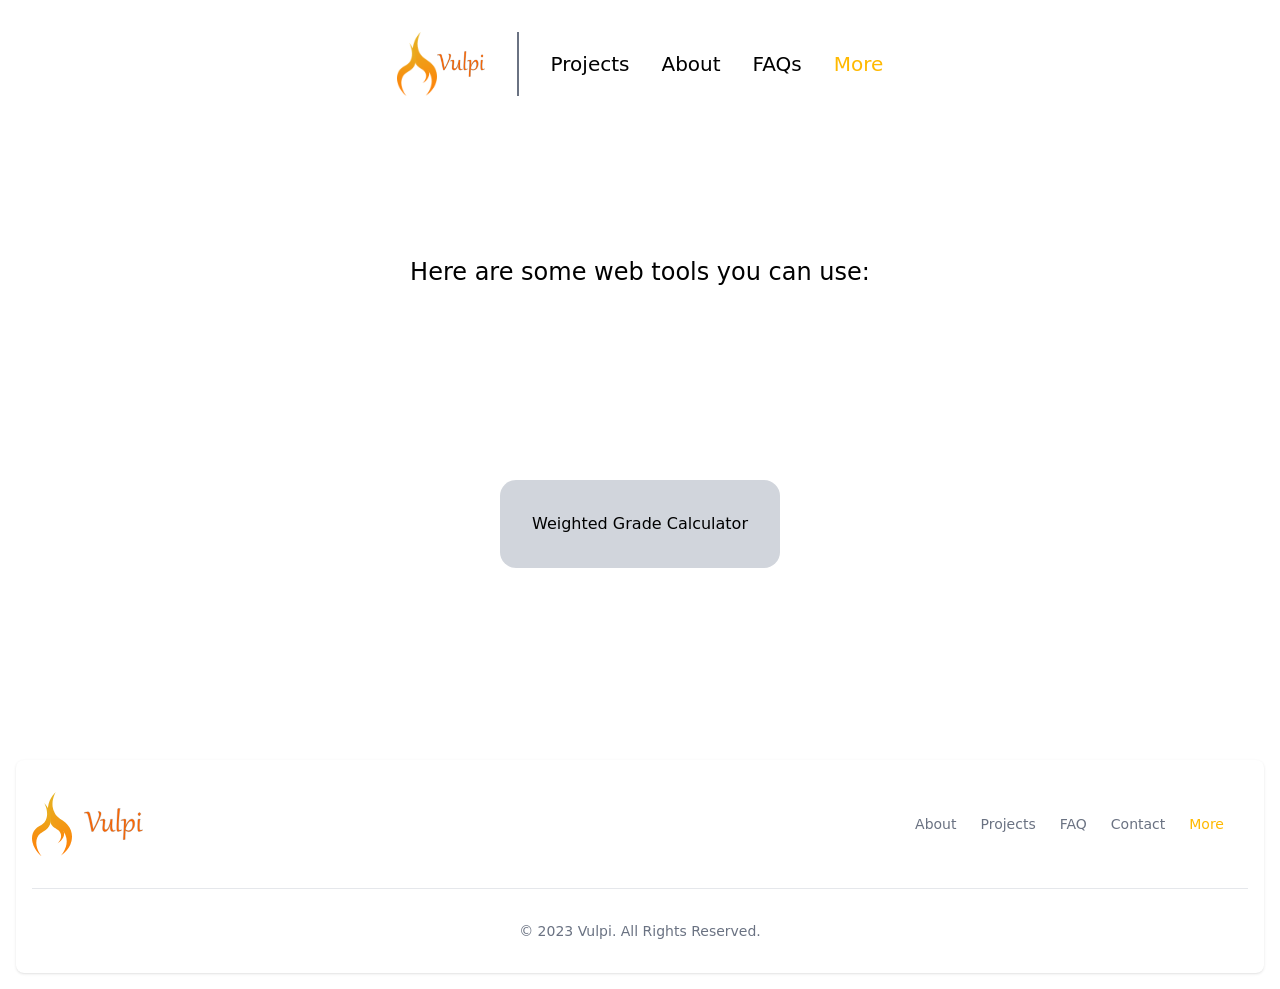
<file: en/more.html>
<!DOCTYPE html>
<html lang="en">
<head>
    <meta charset="UTF-8">
    <meta name="viewport" content="width=device-width, initial-scale=1.0">
    <link rel="stylesheet" href="../deps/css/main.css">
    <link rel="icon" href="../graphics/icon.svg">
    <title>Vulpi</title>
</head>
<body class="bg-white dark:bg-gray-900 dark:text-white overflow-hidden">
    <header class="flex justify-center w-full max-sm:justify-around">
        <a href="./index.html" class="flex items-center p-4 sm:m-4">
            <img src="../graphics/icon.png" class="wh-auto max-w-16 max-h-16">
            <img src="../graphics/logo-text.png" class="max-w-12 max-h-16 animate-waving-hand">
        </a>
        <div class="sm:my-8 sm:border-1 animate-flip-up border-gray-500"></div>
        <ul class="hidden sm:visible sm:flex gap-8 p-8 justify-center items-center text-xl">
            <li><a href="./projects.html" class="hover:text-orange-600">Projects</a></li>
            <li><a href="./about.html" class="hover:text-orange-600">About</a></li>
            <li><a href="./faq.html" class="hover:text-orange-600">FAQs</a></li>
            <li class="hover:animate-shake cursor-default"><a href="#" class="text-amber-400">More</a></li>
        </ul>
        <div class="hidden max-sm:flex">
            <img src="../graphics/icons/outline/general/bars.svg" class="dark:filter-[brightness(0)invert(1)] dark:block hover:animate-jump text-3xl items-center w-10" id="navigation-button"></img>
        </div>
    </header>
    <div id="navigation-menu" hidden>
        <ul class="max-sm:visible max-sm:block p-8 justify-center items-center text-xl *:my-2">
            <li><a href="./projects.html" class="hover:text-orange-600">Projects</a></li>
            <li><a href="./about.html" class="hover:text-orange-600">About</a></li>
            <li><a href="./faq.html" class="hover:text-orange-600">FAQs</a></li>
            <li><a href="#" class="text-amber-400 cursor-default">&gt; More</a></li>
        </ul>
    </div>
    <main class="animate-jump-in">
        <div class="flex justify-center my-32 px-2">
            <h1 class="text-2xl text-center">Here are some web tools you can use:</h1>
        </div>
        <div class="rounded-2xl flex justify-center ">
            <a href="./weighted-calc.html" class="dark:bg-gray-800 bg-gray-300 p-8 rounded-2xl m-16 hover:animate-jump">
                Weighted Grade Calculator
            </a>
        </div>
    </main>
    <div class="my-32"></div>
    <footer class="bg-white rounded-lg shadow-sm dark:bg-gray-900 m-4 scranim:animate-flip-down">
        <div class="w-full max-w-screen-xl mx-auto p-4 md:py-8">
            <div class="sm:flex sm:items-center sm:justify-between">
                <a href="./index.html" class="flex items-center mb-4 sm:mb-0 space-x-3 rtl:space-x-reverse">
                    <img src="../graphics/icon.svg" class="h-16" alt="Vulpi Logo" />
                    <img src="../graphics/logo-text.svg" class="h-8" alt="Vulpi Logo" />
                </a>
                <ul class="flex flex-wrap items-center mb-6 text-sm font-medium text-gray-500 sm:mb-0 dark:text-gray-400">
                    <li>
                        <a href="./about.html" class="hover:underline me-4 md:me-6">About</a>
                    </li>
                    <li>
                        <a href="./projects.html" class="hover:underline me-4 md:me-6">Projects</a>
                    </li>
                    <li>
                        <a href="./faq.html" class="hover:underline me-4 md:me-6">FAQ</a>
                    </li>
                    <li>
                        <a href="./contact.html" class="hover:underline me-4 md:me-6">Contact</a>
                    </li>
                    <li class="hover:animate-shake cursor-default">
                        <a class="text-amber-400 cursor-default me-4 md:me-6">More</a>
                    </li>
                </ul>
            </div>
            <hr class="my-6 border-gray-200 sm:mx-auto dark:border-gray-700 lg:my-8" />
            <span class="block text-sm text-gray-500 sm:text-center dark:text-gray-400">© 2023 <a href="https://github.com/imvulpi" class="hover:underline">Vulpi</a>. All Rights Reserved.</span>
        </div>
    </footer> 

    <div class="hidden animate-fade-left animate-fade-down animate-from-left animate-from-right animate-fade-down animate-jump-out"></div>
</body>
<script src="../deps/js/main-navigation.js"></script>
<script src="../deps/js/slider-animations.js"></script>
</html>
</file>
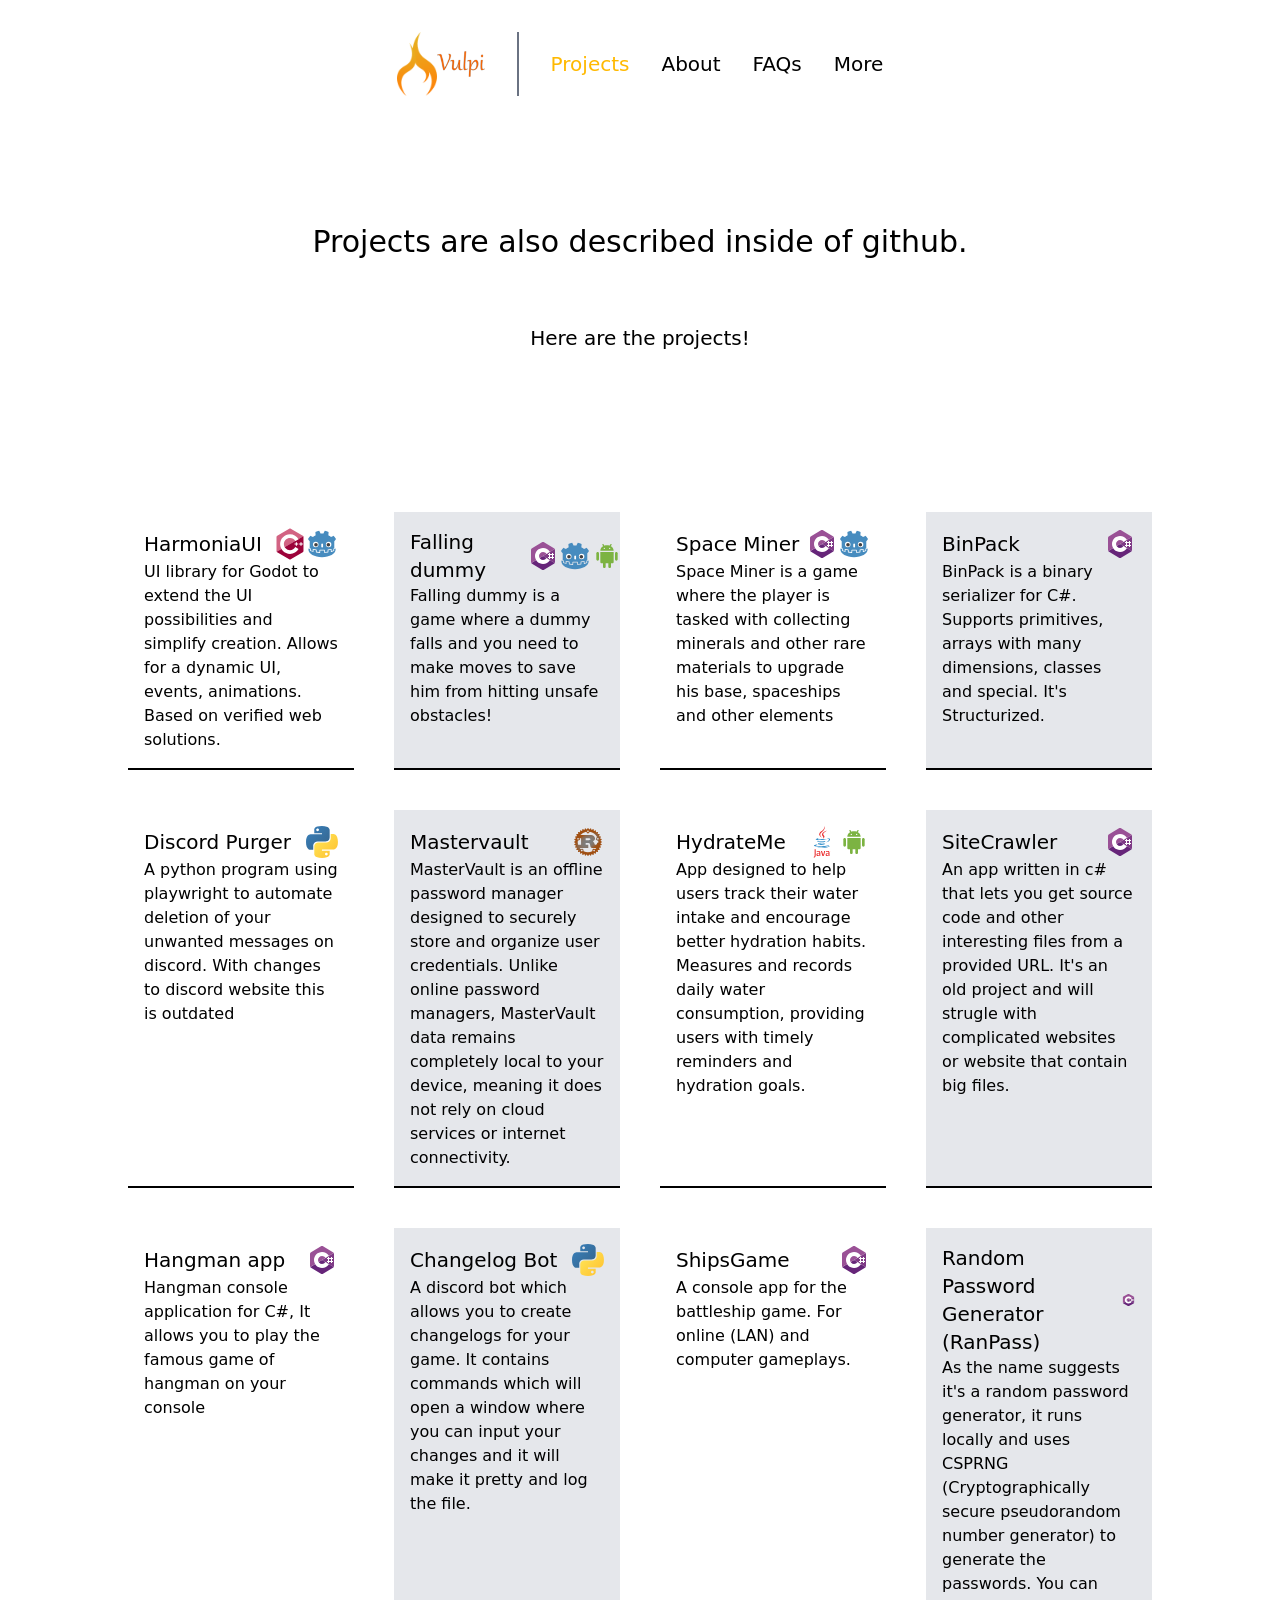
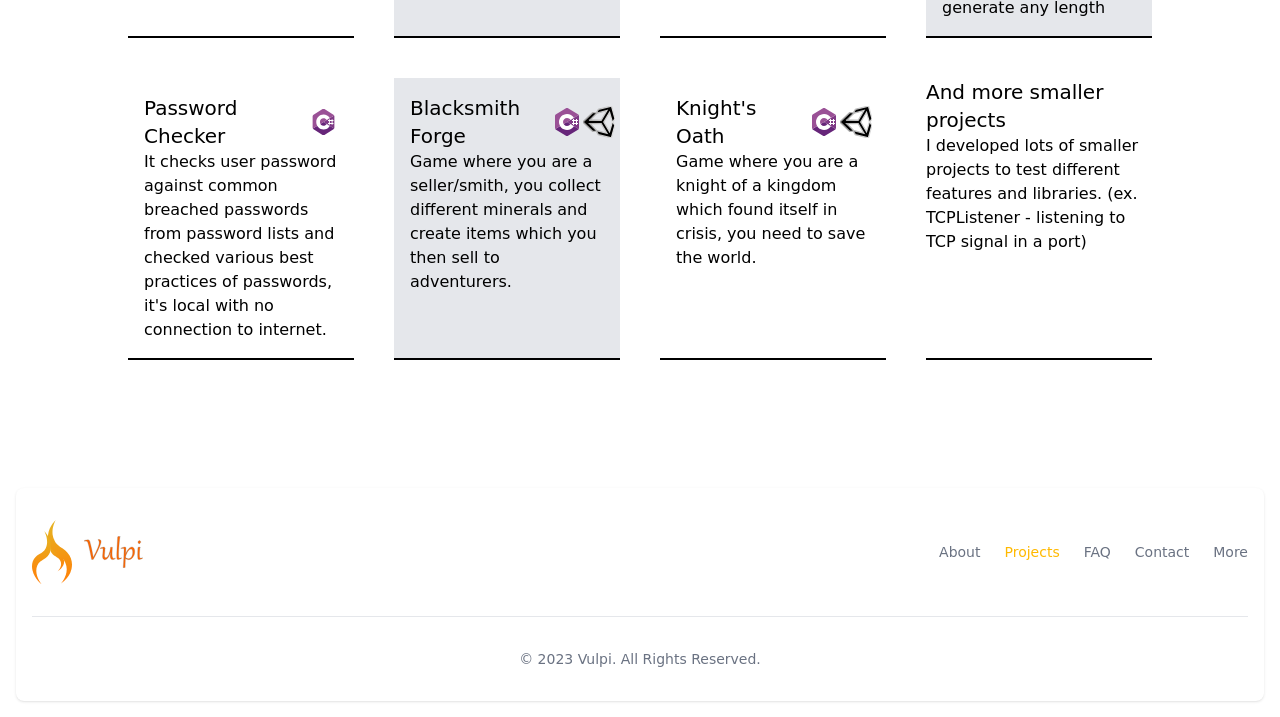
<file: en/projects.html>
<!DOCTYPE html>
<html lang="en">
<head>
    <meta charset="UTF-8">
    <meta name="viewport" content="width=device-width, initial-scale=1.0">
    <link rel="stylesheet" href="../deps/css/main.css">
    <link rel="icon" href="../graphics/icon.svg">
    <title>Vulpi</title>
</head>
<body class="bg-white dark:bg-gray-900 dark:text-white">
    <header class="flex justify-center w-full max-sm:justify-around">
        <a href="./index.html" class="flex items-center p-4 sm:m-4">
            <img src="../graphics/icon.png" class="wh-auto max-w-16 max-h-16">
            <img src="../graphics/logo-text.png" class="max-w-12 max-h-16 animate-waving-hand">
        </a>
        <div class="sm:my-8 sm:border-1 animate-flip-up border-gray-500"></div>
        <ul class="hidden sm:visible sm:flex gap-8 p-8 justify-center items-center text-xl">
            <li class="hover:animate-shake cursor-default"><a href="#" class="text-amber-400">Projects</a></li>
            <li><a href="./about.html" class="hover:text-orange-600">About</a></li>
            <li><a href="./faq.html" class="hover:text-orange-600">FAQs</a></li>
            <li><a href="./more.html" class="hover:text-orange-600">More</a></li>
        </ul>
        <div class="hidden max-sm:flex">
            <img src="../graphics/icons/outline/general/bars.svg" class="dark:filter-[brightness(0)invert(1)] dark:block hover:animate-jump text-3xl items-center w-10" id="navigation-button"></img>
        </div>
    </header>
    <div id="navigation-menu" hidden>
        <ul class="hidden max-sm:visible max-sm:block p-8 justify-center items-center text-xl *:my-2">
            <li><a href="#" class="text-amber-400 cursor-default">&gt; Projects</a></li>
            <li><a href="./about.html" class="hover:text-orange-600">About</a></li>
            <li><a href="./faq.html" class="hover:text-orange-600">FAQs</a></li>
            <li><a href="./more.html" class="hover:text-orange-600">More</a></li>
        </ul>
    </div>
    <main class="overflow-x-hidden">
        <div class="flex flex-col items-center py-16 my-8">
            <h1 class="text-3xl scranim:animate-fade-down text-center">Projects are also described inside of github.</h1>
            <p class="text-xl py-16 scranim:animate-slide-top-left scranim-delay:500 opacity-0">
                Here are the projects!
            </p>
        </div>
        <div class="overflow-visible">
            <div class="overflow-hidden grid grid-cols-4 max-xl:grid-cols-2 max-sm:grid-cols-1 w-4/5 mx-auto gap-10 *:border-b-2">
                <div class="flip-card scranim:animate-slide-top-left scranim-delay:200 opacity-0 even:*:dark:bg-gray-800 even:*:bg-gray-200">
                    <div class="flip-card-inner *:p-4 *:h-full h-full">
                        <div class="flip-card-front">
                            <div class="flex items-center justify-between">
                                <h3 class="text-xl">HarmoniaUI</h3>
                                <div class="flex">
                                    <img class="w-8" src="../graphics/icons/solid/brands/cplusplus-original.svg">
                                    <img class="w-8" src="../graphics/icons/solid/brands/godot.svg">    
                                </div>
                            </div>
                            <p>UI library for Godot to extend the UI possibilities and simplify creation. Allows for a dynamic UI, events, animations. Based on verified web solutions.</p>    
                            <div class="flex w-full justify-end">
                                <img src="../graphics/icons/cursor-click.svg" class="w-8 hidden max-sm:block dark:filter-[brightness(0)invert(1)]">
                            </div>
                        </div>
                        <div class="flip-card-back">
                            <h5>Technology: C++, Godot</h5>
                            <p class="hidden-content">An attempt of creating a more comfortable and elastic solution to UI that's intuitive for web users.</p>
                            <a href="https://github.com/imvulpi/HarmoniaUI/" class="dark:text-amber-100 text-amber-600 dark:hover:text-amber-300 hover:text-amber-700">Check on github</a>
                        </div>
                    </div>
                </div>
                <div class="flip-card scranim:animate-slide-top-left scranim-delay:200 opacity-0 even:*:dark:bg-gray-800 even:*:bg-gray-200" onclick="">
                    <div class="flip-card-inner *:p-4 *:h-full h-full">
                        <div class="flip-card-front">
                            <div class="flex items-center justify-between">
                                <h3 class="text-xl">Falling dummy</h3>
                                <div class="flex">
                                    <img class="w-8" src="../graphics/icons/solid/brands/csharp.svg">
                                    <img class="w-8" src="../graphics/icons/solid/brands/godot.svg">
                                    <img class="w-8" src="../graphics/icons/solid/brands/android-os.svg">
                                </div>
                            </div>
                            <p>Falling dummy is a game where a dummy falls and you need to make moves to save him from hitting unsafe obstacles!</p>    
                        </div>
                        <div class="flip-card-back">
                            <h5>Technology: C#, Godot</h5>
                            <p class="hidden-content">Desire to create a interesting and addictive mobile game using Godot.</p>
                            <a href="https://github.com/imvulpi/FallingDummy" class="dark:text-amber-100 text-amber-600 dark:hover:text-amber-300 hover:text-amber-700">Check on github</a>
                        </div>
                    </div>
                </div>
                <div class="flip-card scranim:animate-slide-top-right scranim-delay:200 opacity-0 even:*:dark:bg-gray-800 even:*:bg-gray-200">
                    <div class="flip-card-inner *:p-4 *:h-full h-full">
                        <div class="flip-card-front">
                            <div class="flex items-center justify-between">
                                <h3 class="text-xl">Space Miner</h3>
                                <div class="flex">
                                    <img class="w-8" src="../graphics/icons/solid/brands/csharp.svg">
                                    <img class="w-8" src="../graphics/icons/solid/brands/godot.svg">  
                                </div>
                            </div>
                            <p>Space Miner is a game where the player is tasked with collecting minerals and other rare materials to upgrade his base, spaceships and other elements</p>    
                        </div>
                        <div class="flip-card-back">
                            <h5>Technology: C#, Godot</h5>
                            <p class="hidden-content">A try to create an interesting concept of a game for PC, gained knowledge of saving and chunking.</p>
                        </div>
                    </div>
                </div>
                <div class="flip-card scranim:animate-slide-top-right scranim-delay:200 opacity-0 even:*:dark:bg-gray-800 even:*:bg-gray-200">
                    <div class="flip-card-inner *:p-4 *:h-full h-full">
                        <div class="flip-card-front">
                            <div class="flex items-center justify-between">
                                <h3 class="text-xl">BinPack</h3>
                                <div class="flex">
                                    <img class="w-8" src="../graphics/icons/solid/brands/csharp.svg">
                                </div>
                            </div>
                            <p>BinPack is a binary serializer for C#. Supports primitives, arrays with many dimensions, classes and special. It's Structurized.</p>    
                        </div>
                        <div class="flip-card-back">
                            <h5>Technology: C#</h5>
                            <p class="hidden-content">Expanding knowledge on topic of low level operations in C# language.</p>
                            <a href="https://github.com/imvulpi/BinPack" class="dark:text-amber-100 text-amber-600 dark:hover:text-amber-300 hover:text-amber-700">Check on github</a>
                        </div>
                    </div>
                </div>
                <div class="flip-card scranim:animate-slide-top-left scranim-delay:200 opacity-0 even:*:dark:bg-gray-800 even:*:bg-gray-200">
                    <div class="flip-card-inner *:p-4 *:h-full h-full">
                        <div class="flip-card-front">
                            <div class="flex items-center justify-between">
                                <h3 class="text-xl">Discord Purger</h3>
                                <div class="flex">
                                    <img class="w-8" src="../graphics/icons/solid/brands/python.svg">
                                </div>
                            </div>
                            <p>A python program using playwright to automate deletion of your unwanted messages on discord. With changes to discord website this is outdated</p>    
                        </div>
                        <div class="flip-card-back">
                            <h5>Technology: Python</h5>
                            <p class="hidden-content">Checking playwright for automatic web tests and other goals.</p>
                            <a href="https://github.com/imvulpi/Discord-Purger" class="dark:text-amber-100 text-amber-600 dark:hover:text-amber-300 hover:text-amber-700">Check on github</a>
                        </div>
                    </div>
                </div>
                <div class="flip-card scranim:animate-slide-top-left scranim-delay:200 opacity-0 even:*:dark:bg-gray-800 even:*:bg-gray-200">
                    <div class="flip-card-inner *:p-4 *:h-full h-full">
                        <div class="flip-card-front">
                            <div class="flex items-center justify-between">
                                <h3 class="text-xl">Mastervault</h3>
                                <div class="flex">
                                    <img class="w-8" src="../graphics/icons/solid/brands/rust.svg">
                                </div>
                            </div>
                            <p>MasterVault is an offline password manager designed to securely store and organize user credentials. Unlike online password managers, MasterVault data remains completely local to your device, meaning it does not rely on cloud services or internet connectivity.</p>    
                        </div>
                        <div class="flip-card-back">
                            <h5>Technology: Rust</h5>
                            <p class="hidden-content">Desire to create a local password manager for easy and fast use, but also a safe storage of passwords.</p>
                            <a href="https://github.com/imvulpi/mastervault" class="dark:text-amber-100 text-amber-600 dark:hover:text-amber-300 hover:text-amber-700">Check on github</a>
                        </div>
                    </div>
                </div>
                <div class="flip-card scranim:animate-slide-top-right scranim-delay:200 opacity-0 even:*:dark:bg-gray-800 even:*:bg-gray-200">
                    <div class="flip-card-inner *:p-4 *:h-full h-full">
                        <div class="flip-card-front">
                            <div class="flex items-center justify-between">
                                <h3 class="text-xl">HydrateMe</h3>
                                <div class="flex">
                                    <img class="w-8" src="../graphics/icons/solid/brands/java-original-wordmark.svg">
                                    <img class="w-8" src="../graphics/icons/solid/brands/android-os.svg">
                                </div>
                            </div>
                            <p>App designed to help users track their water intake and encourage better hydration habits. Measures and records daily water consumption, providing users with timely reminders and hydration goals.</p>    
                        </div>
                        <div class="flip-card-back">
                            <h5>Technology: Java, Android Studio</h5>
                            <p class="hidden-content">Desire to try Java and Android studio to create a useful application tracking users hydration.</p>
                            <a href="https://github.com/imvulpi/HydrateMe" class="dark:text-amber-100 text-amber-600 dark:hover:text-amber-300 hover:text-amber-700">Check on github</a>
                        </div>
                    </div>
                </div>
                <div class="flip-card scranim:animate-slide-top-right scranim-delay:200 opacity-0 even:*:dark:bg-gray-800 even:*:bg-gray-200">
                    <div class="flip-card-inner *:p-4 *:h-full h-full">
                        <div class="flip-card-front">
                            <div class="flex items-center justify-between">
                                <h3 class="text-xl">SiteCrawler</h3>
                                <div class="flex">
                                    <img class="w-8" src="../graphics/icons/solid/brands/csharp.svg">
                                </div>
                            </div>
                            <p>An app written in c# that lets you get source code and other interesting files from a provided URL. It's an old project and will strugle with complicated websites or website that contain big files.</p>    
                        </div>
                        <div class="flip-card-back">
                            <h5>Technology: C#</h5>
                            <p class="hidden-content">Allowed me to learn more of TCP protocol and operations of asynchronous functions.</p>
                        </div>
                    </div>
                </div>
                <div class="flip-card scranim:animate-slide-top-left scranim-delay:200 opacity-0 even:*:dark:bg-gray-800 even:*:bg-gray-200">
                    <div class="flip-card-inner *:p-4 *:h-full h-full">
                        <div class="flip-card-front">
                            <div class="flex items-center justify-between">
                                <h3 class="text-xl">Hangman app</h3>
                                <div class="flex">
                                    <img class="w-8" src="../graphics/icons/solid/brands/csharp.svg">
                                </div>
                            </div>
                            <p>Hangman console application for C#, It allows you to play the famous game of hangman on your console</p>    
                        </div>
                        <div class="flip-card-back">
                            <h5>Technology: C#</h5>
                            <p class="hidden-content">One of my first projects, helped me get to know C# and Git system more.</p>
                            <a href="https://github.com/imvulpi/hangman" class="dark:text-amber-100 text-amber-600 dark:hover:text-amber-300 hover:text-amber-700">Check on github</a>
                        </div>
                    </div>
                </div>
                <div class="flip-card scranim:animate-slide-top-left scranim-delay:200 opacity-0 even:*:dark:bg-gray-800 even:*:bg-gray-200">
                    <div class="flip-card-inner *:p-4 *:h-full h-full">
                        <div class="flip-card-front">
                            <div class="flex items-center justify-between">
                                <h3 class="text-xl">Changelog Bot</h3>
                                <div class="flex">
                                    <img class="w-8" src="../graphics/icons/solid/brands/python.svg">
                                </div>
                            </div>
                            <p>A discord bot which allows you to create changelogs for your game. It contains commands which will open a window where you can input your changes and it will make it pretty and log the file.</p>    
                        </div>
                        <div class="flip-card-back">
                            <h5>Technology: Python</h5>
                            <p class="hidden-content">First discord bot I have created, It helped me get more experience on python and handling/hosting bots.</p>
                        </div>
                    </div>
                </div>
                <div class="flip-card scranim:animate-slide-top-right scranim-delay:200 opacity-0 even:*:dark:bg-gray-800 even:*:bg-gray-200">
                    <div class="flip-card-inner *:p-4 *:h-full h-full">
                        <div class="flip-card-front">
                            <div class="flex items-center justify-between">
                                <h3 class="text-xl">ShipsGame</h3>
                                <div class="flex">
                                    <img class="w-8" src="../graphics/icons/solid/brands/csharp.svg">
                                </div>
                            </div>
                            <p>A console app for the battleship game. For online (LAN) and computer gameplays.<br><br><br></p>    
                        </div>
                        <div class="flip-card-back">
                            <h5>Technology: C#</h5>
                            <p class="hidden-content">One of my older projects helped me get to know C# better and allowed me to experience implementing multiplayer.</p>
                            <a href="https://github.com/imvulpi/ShipsGame" class="dark:text-amber-100 text-amber-600 dark:hover:text-amber-300 hover:text-amber-700">Check on github</a>
                        </div>
                    </div>
                </div>
                <div class="flip-card scranim:animate-slide-top-right scranim-delay:200 opacity-0 even:*:dark:bg-gray-800 even:*:bg-gray-200">
                    <div class="flip-card-inner *:p-4 *:h-full h-full">
                        <div class="flip-card-front">
                            <div class="flex items-center justify-between">
                                <h3 class="text-xl">Random Password Generator (RanPass)</h3>
                                <div class="flex">
                                    <img class="w-8" src="../graphics/icons/solid/brands/csharp.svg">
                                </div>
                            </div>
                            <p>As the name suggests it's a random password generator, it runs locally and uses CSPRNG (Cryptographically secure pseudorandom number generator) to generate the passwords. You can generate any length</p>    
                        </div>
                        <div class="flip-card-back">
                            <h5>Technology: C#</h5>
                            <p class="hidden-content">Desire to create a good offline password generator, helped me expand on knowledge in the sphere of random numbers.</p>
                        </div>
                    </div>
                </div>
                <div class="flip-card scranim:animate-slide-top-left scranim-delay:200 opacity-0 even:*:dark:bg-gray-800 even:*:bg-gray-200">
                    <div class="flip-card-inner *:p-4 *:h-full h-full">
                        <div class="flip-card-front">
                            <div class="flex items-center justify-between">
                                <h3 class="text-xl">Password Checker</h3>
                                <div class="flex">
                                    <img class="w-8" src="../graphics/icons/solid/brands/csharp.svg">
                                </div>
                            </div>
                            <p>It checks user password against common breached passwords from password lists and checked various best practices of passwords, it's local with no connection to internet.</p>    
                        </div>
                        <div class="flip-card-back">
                            <h5>Technology: C#</h5>
                            <p class="hidden-content">Testing passwords against common breaches, also helped me discover different optimization methods and working on bigger files.</p>
                        </div>
                    </div>
                </div>
                <div class="flip-card scranim:animate-slide-top-left scranim-delay:200 opacity-0 even:*:dark:bg-gray-800 even:*:bg-gray-200">
                    <div class="flip-card-inner *:p-4 *:h-full h-full">
                        <div class="flip-card-front">
                            <div class="flex items-center justify-between">
                                <h3 class="text-xl">Blacksmith Forge</h3>
                                <div class="flex">
                                    <img class="w-8" src="../graphics/icons/solid/brands/csharp.svg">
                                    <img class="w-8" src="../graphics/icons/solid/brands/vunity.svg">
                                </div>
                            </div>
                            <p>Game where you are a seller/smith, you collect different minerals and create items which you then sell to adventurers.<br><br><br></p>    
                        </div>
                        <div class="flip-card-back">
                            <h5>Technology: C#, Unity</h5>
                            <p class="hidden-content">Project which helped me discover Unity better, I modified there a A* pathfinding script. Before this game was called NPC game.</p>
                            <a href="https://github.com/imvulpi/NPC_Game" class="dark:text-amber-100 text-amber-600 dark:hover:text-amber-300 hover:text-amber-700">Check on github</a>
                        </div>
                    </div>
                </div>
                <div class="flip-card scranim:animate-slide-top-right scranim-delay:200 opacity-0 even:*:dark:bg-gray-800 even:*:bg-gray-200">
                    <div class="flip-card-inner *:p-4 *:h-full h-full">
                        <div class="flip-card-front">
                            <div class="flex items-center justify-between">
                                <h3 class="text-xl">Knight's Oath</h3>
                                <div class="flex">
                                    <img class="w-8" src="../graphics/icons/solid/brands/csharp.svg">
                                    <img class="w-8" src="../graphics/icons/solid/brands/vunity.svg">
                                </div>
                            </div>
                            <p>Game where you are a knight of a kingdom which found itself in crisis, you need to save the world.<br><br></p>    
                        </div>
                        <div class="flip-card-back">
                            <h5>Technology: C#, Unity</h5>
                            <p class="hidden-content">Project I'm currently working on, it helps me try different clean architecture techniques/rules.</p>
                        </div>
                    </div>
                </div>
                <div class="scranim:animate-slide-top-right opacity-0 scranim-delay:200">
                    <h1 class="text-xl">And more smaller projects</h1>
                    <p>I developed lots of smaller projects to test different features and libraries. (ex. TCPListener - listening to TCP signal in a port)<br><br></p>
                </div>
            </div>
        </div>
    </main>
    <div class="my-32"></div>
    <footer class="bg-white rounded-lg shadow-sm dark:bg-gray-900 m-4 scranim:animate-flip-down">
        <div class="w-full max-w-screen-xl mx-auto p-4 md:py-8">
            <div class="sm:flex sm:items-center sm:justify-between">
                <a href="./index.html" class="flex items-center mb-4 sm:mb-0 space-x-3 rtl:space-x-reverse">
                    <img src="../graphics/icon.svg" class="h-16" alt="Vulpi Logo" />
                    <img src="../graphics/logo-text.svg" class="h-8" alt="Vulpi Logo" />
                </a>
                <ul class="flex flex-wrap items-center mb-6 text-sm font-medium text-gray-500 sm:mb-0 dark:text-gray-400">
                    <li>
                        <a href="./about.html" class="hover:underline me-4 md:me-6">About</a>
                    </li>
                    <li class="hover:animate-shake cursor-default">
                        <a class="text-amber-400 cursor-default me-4 md:me-6">Projects</a>
                    </li>
                    <li>
                        <a href="./faq.html" class="hover:underline me-4 md:me-6">FAQ</a>
                    </li>
                    <li>
                        <a href="./contact.html" class="hover:underline me-4 md:me-6">Contact</a>
                    </li>
                    <li>
                        <a href="./more.html" class="hover:underline hover:">More</a>
                    </li>
                </ul>
            </div>
            <hr class="my-6 border-gray-200 sm:mx-auto dark:border-gray-700 lg:my-8" />
            <span class="block text-sm text-gray-500 sm:text-center dark:text-gray-400">© 2023 <a href="https://github.com/imvulpi" class="hover:underline">Vulpi</a>. All Rights Reserved.</span>
        </div>
    </footer> 

    <div class="hidden animate-fade-left animate-fade-down animate-from-left animate-from-right animate-fade-down animate-jump-out animate-slide-top-left animate-slide-top-right"></div>
</body>
<script src="../deps/js/main-navigation.js"></script>
<script src="../deps/js/slider-animations.js"></script>
</html>
</file>
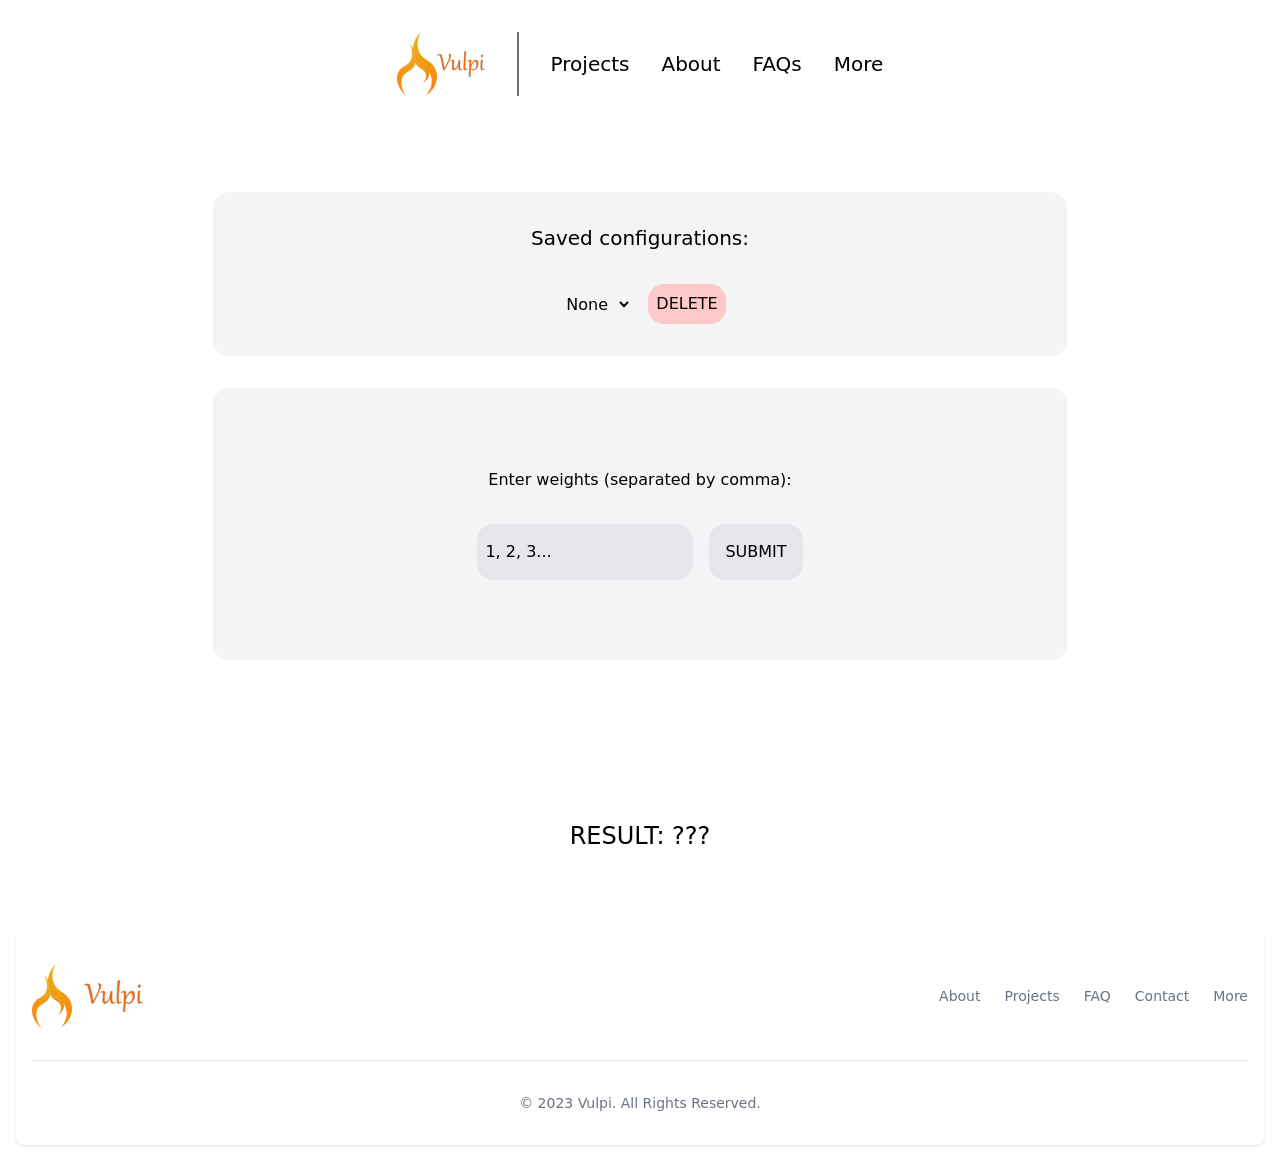
<file: en/weighted-calc.html>
<!DOCTYPE html>
<html lang="en" id="html-main" class="WebContainer">
	<head>
		<meta charset="UTF-8">
		<meta name="viewport" content="width=device-width, initial-scale=1.0">
		<link rel="stylesheet" href="../deps/css/main.css">
		<link rel="icon" href="../graphics/icon.svg">
		<title>Vulpi</title>
	</head>
<body class="bg-white dark:bg-gray-900 dark:text-white">
    <header class="flex justify-center w-full max-sm:justify-around">
        <a href="./index.html" class="flex items-center p-4 sm:m-4">
            <img src="../graphics/icon.png" class="wh-auto max-w-16 max-h-16">
            <img src="../graphics/logo-text.png" class="max-w-12 max-h-16 animate-waving-hand">
        </a>
        <div class="sm:my-8 sm:border-1 animate-flip-up border-gray-500"></div>
        <ul class="hidden sm:visible sm:flex gap-8 p-8 justify-center items-center text-xl">
            <li><a href="./projects.html" class="hover:text-orange-600">Projects</a></li>
            <li><a href="./about.html" class="hover:text-orange-600">About</a></li>
            <li><a href="./faq.html" class="hover:text-orange-600">FAQs</a></li>
            <li><a href="./more.html" class="hover:text-orange-600">More</a></li>
        </ul>
        <div class="hidden max-sm:flex">
            <img src="../graphics/icons/outline/general/bars.svg" class="dark:filter-[brightness(0)invert(1)] dark:block hover:animate-jump text-3xl items-center w-10" id="navigation-button"></img>
        </div>
    </header>
    <div id="navigation-menu" hidden>
        <ul class="max-sm:visible max-sm:block p-8 justify-center items-center text-xl *:my-2">
            <li><a href="./projects.html" class="hover:text-orange-600">Projects</a></li>
            <li><a href="./about.html" class="hover:text-orange-600">About</a></li>
            <li><a href="./faq.html" class="hover:text-orange-600">FAQs</a></li>
            <li><a href="./more.html" class="hover:text-orange-600">More</a></li>
        </ul>
    </div>
	<main>
		<div class="flex justify-center flex-wrap max-sm:mx-1 mt-16" id="saved-configs">
			<div class="p-4 rounded-2xl dark:bg-gray-800 bg-gray-100 w-2/3 max-sm:w-full">
				<form class="flex flex-col items-center *:p-4">	
					<label for="config" class="text-xl">Saved configurations:</label>
					<div class="flex *:mx-2">
						<select name="config" id="configurations" class="dark:bg-gray-700 rounded-2xl p-2 hover:animate-jump">
							<div class="configurations">
								<option>None</option>
								<option>New</option>
							</div>
						</select>
						<button type="button" id="del-btn" class="dark:bg-red-700 bg-red-200 rounded-2xl p-2 hover:animate-jump">DELETE</button>	
					</div>
				</form>
			</div>
		</div>
		<form class="flex flex-col items-center justify-center mt-8">
			<div class="flex flex-col items-center dark:bg-gray-800 bg-gray-100 py-16 *:p-4 w-2/3 max-sm:w-full rounded-2xl">
				<div class="weights-notice">Enter weights (separated by comma): </div>
				<div class="weights-form-elements flex max-sm:flex-col gap-4">
					<input type="text" id="weights-input" name="weights-input" placeholder="1, 2, 3..." class="dark:bg-gray-700 bg-gray-200 rounded-2xl p-2">
					<button id="weights-submit-button" class="rounded-2xl dark:bg-gray-700 bg-gray-200 p-4 hover:animate-jump" type="button">SUBMIT</button>
				</div>
			</div>
		</form>
	
		<div id="output" class="flex flex-wrap my-12 mx-auto justify-center">

		</div>

		<div class="flex justify-center p-16">
			<div class="result text-2xl" id="result">RESULT: ???</div>
		</div>
	</main>
    <footer class="bg-white rounded-lg shadow-sm dark:bg-gray-900 m-4 scranim:animate-flip-down">
        <div class="w-full max-w-screen-xl mx-auto p-4 md:py-8">
            <div class="sm:flex sm:items-center sm:justify-between">
                <a href="#" class="flex items-center mb-4 sm:mb-0 space-x-3 rtl:space-x-reverse">
                    <img src="../graphics/icon.svg" class="h-16" alt="Vulpi Logo" />
                    <img src="../graphics/logo-text.svg" class="h-8" alt="Vulpi Logo" />
                </a>
                <ul class="flex flex-wrap items-center mb-6 text-sm font-medium text-gray-500 sm:mb-0 dark:text-gray-400">
                    <li>
                        <a href="./about.html" class="hover:underline me-4 md:me-6">About</a>
                    </li>
                    <li>
                        <a href="./projects.html" class="hover:underline me-4 md:me-6">Projects</a>
                    </li>
                    <li>
                        <a href="./faq.html" class="hover:underline me-4 md:me-6">FAQ</a>
                    </li>
                    <li>
                        <a href="./contact.html" class="hover:underline me-4 md:me-6">Contact</a>
                    </li>
                    <li>
                        <a href="./more.html" class="hover:underline hover:">More</a>
                    </li>
                </ul>
            </div>
            <hr class="my-6 border-gray-200 sm:mx-auto dark:border-gray-700 lg:my-8" />
            <span class="block text-sm text-gray-500 sm:text-center dark:text-gray-400">© 2023 <a href="https://github.com/imvulpi" class="hover:underline">Vulpi</a>. All Rights Reserved.</span>
        </div>
    </footer> 
</body>
<script src="weighted-calc.js"></script>
</html>
</file>
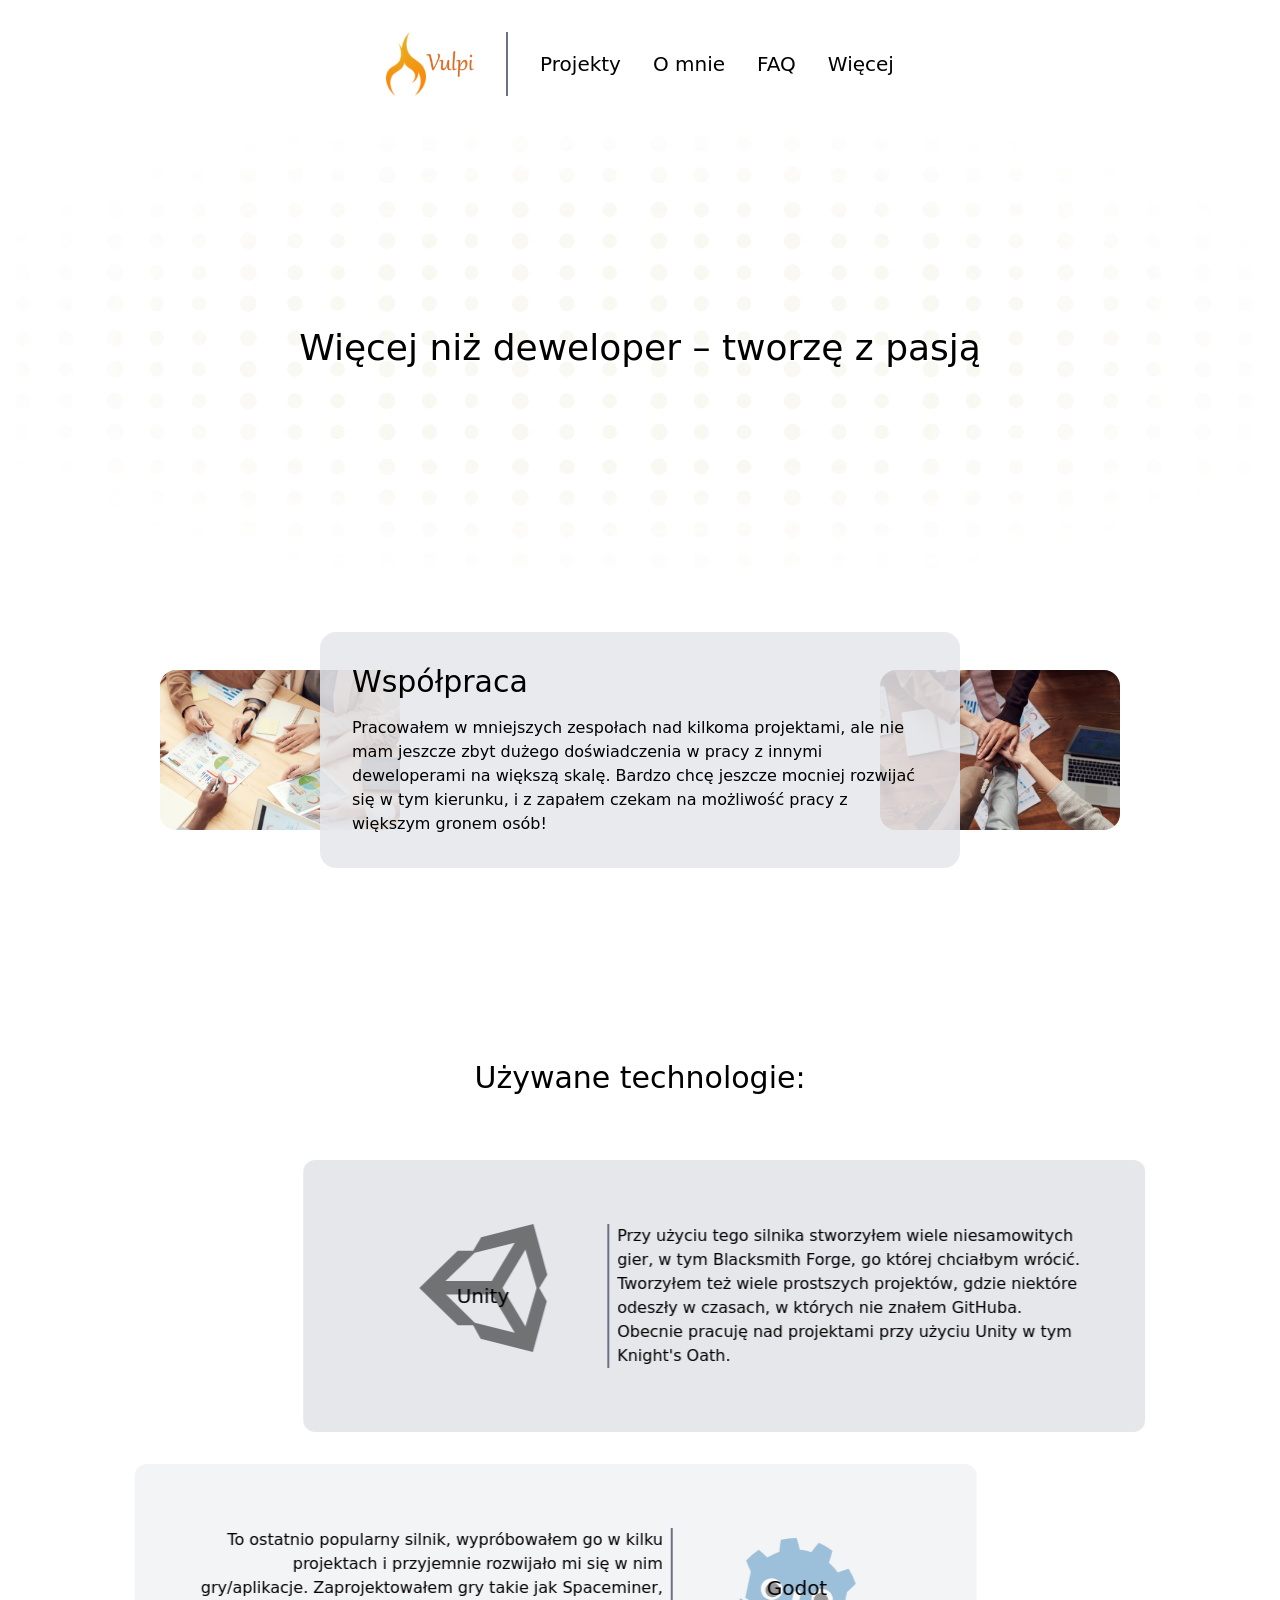
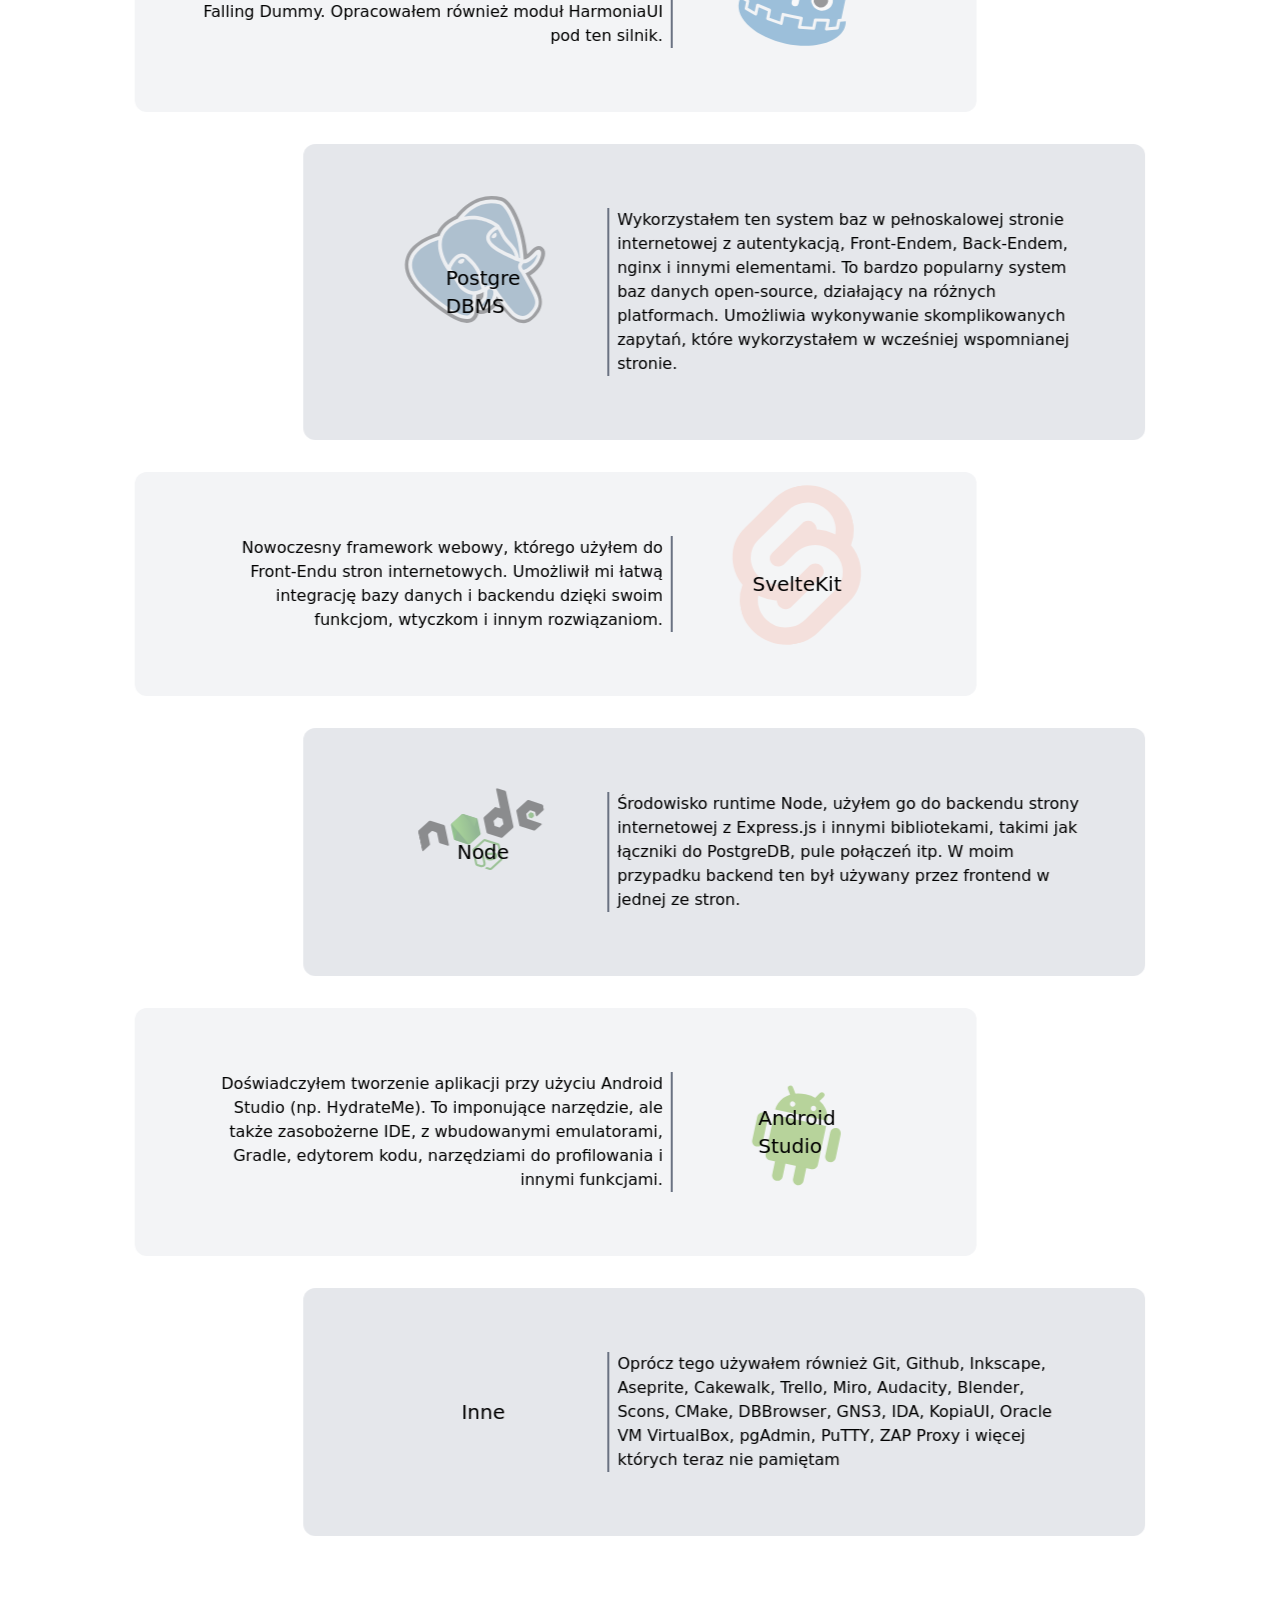
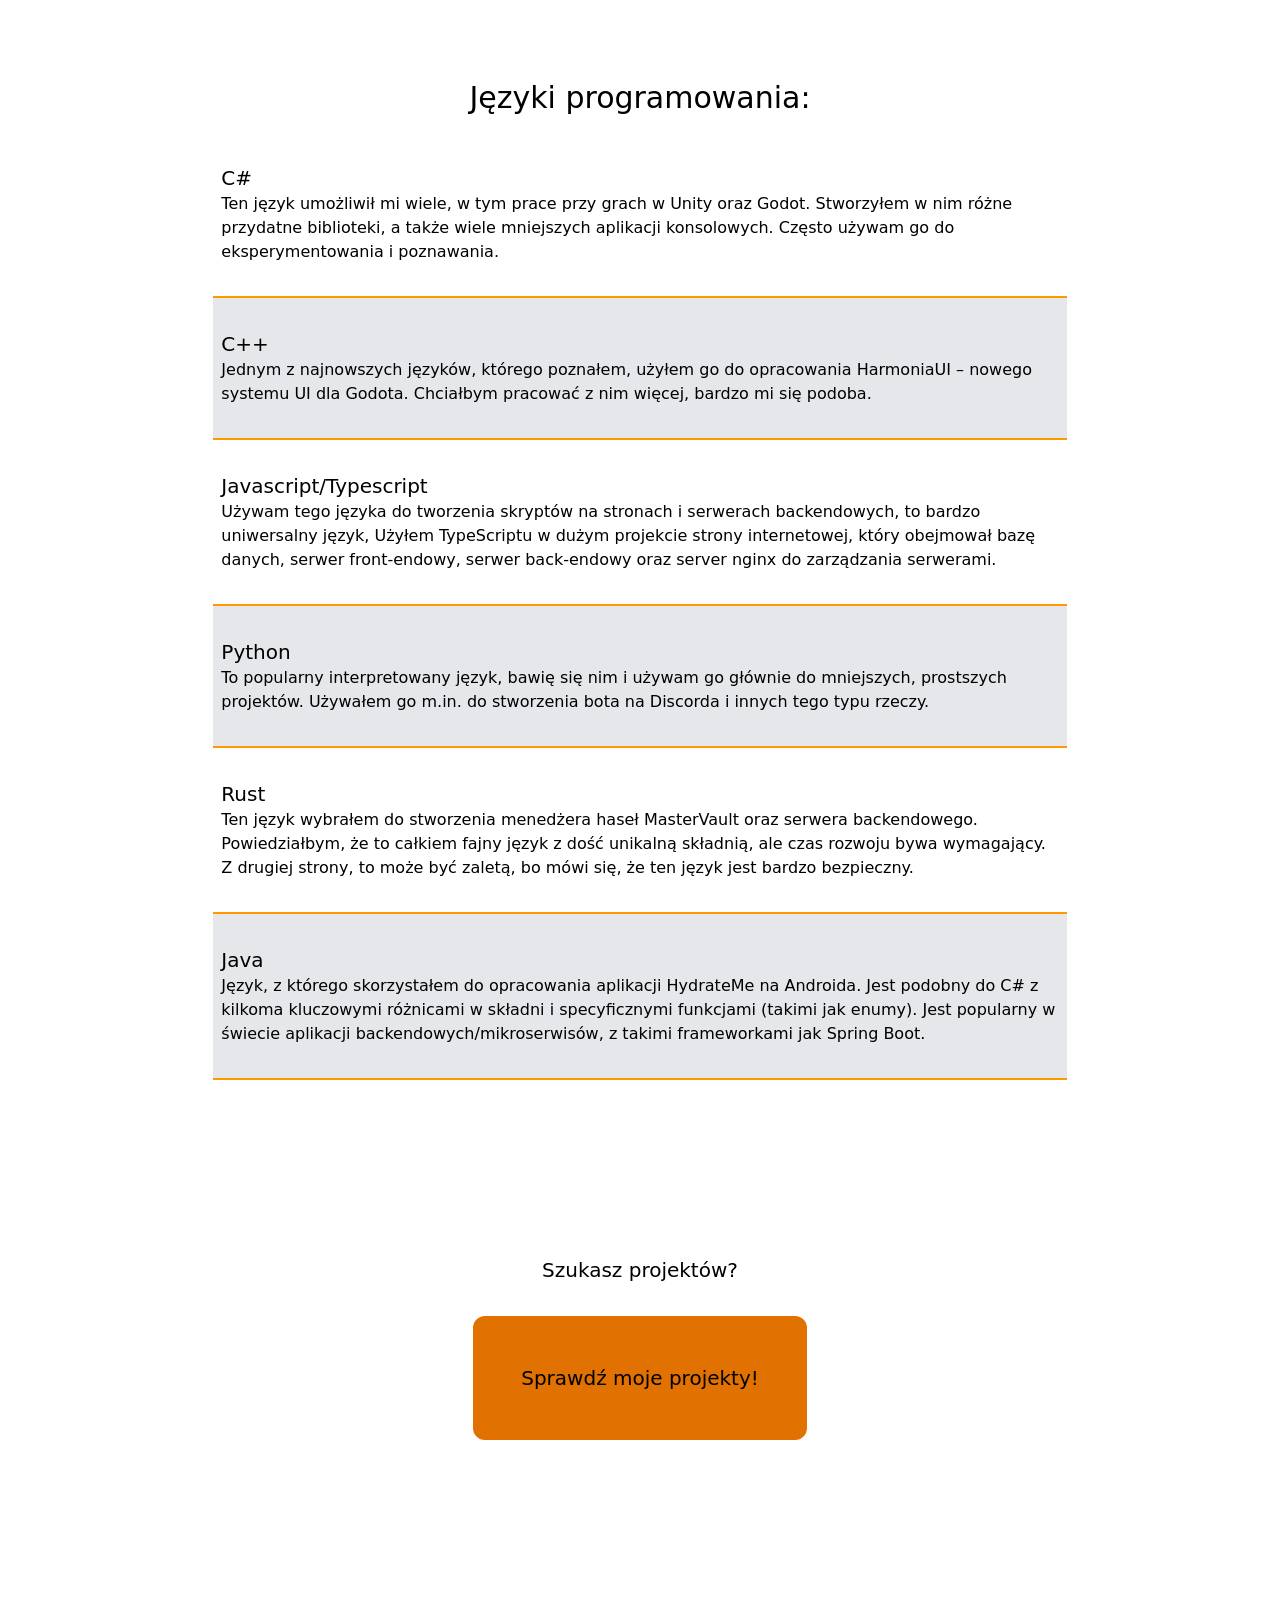
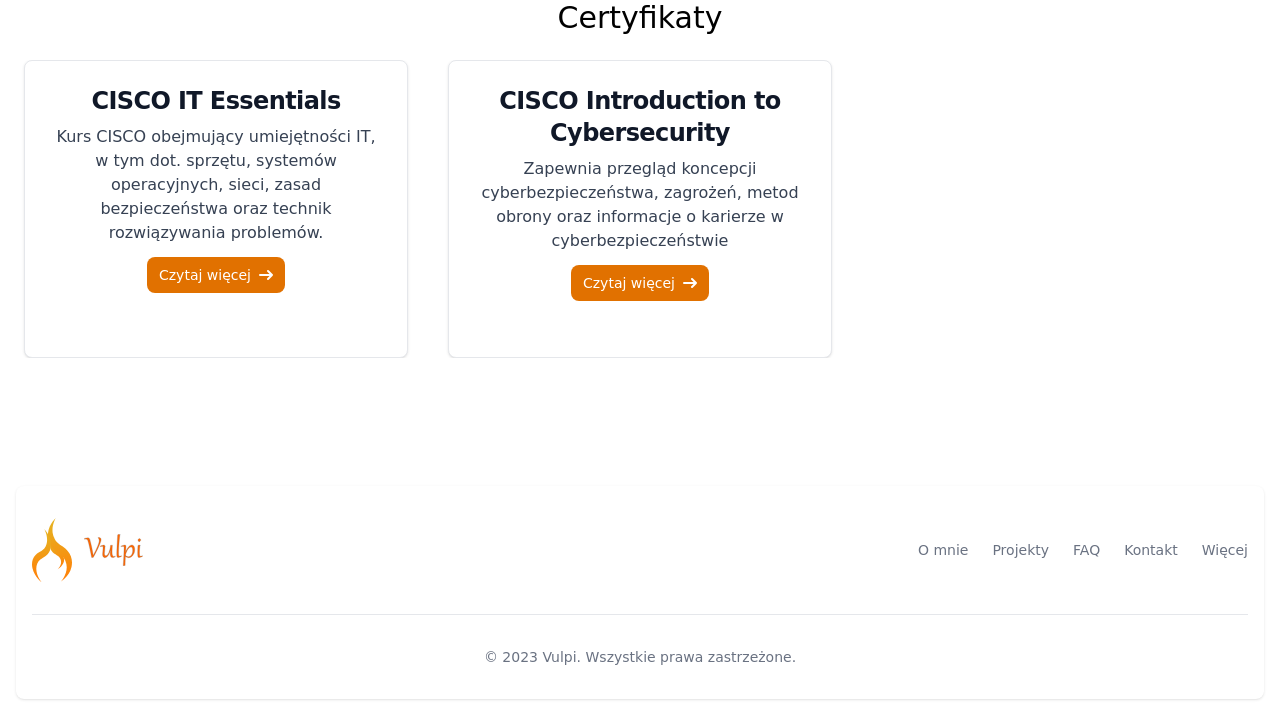
<file: pl/about.html>
<!DOCTYPE html>
<html lang="en">
<head>
    <meta charset="UTF-8">
    <meta name="viewport" content="width=device-width, initial-scale=1.0">
    <link rel="stylesheet" href="../deps/css/main.css">
    <link rel="icon" href="../graphics/icon.svg">
    <title>Vulpi</title>
</head>
<body class="bg-white dark:bg-gray-900 dark:text-white">
    <header class="flex justify-center w-full max-sm:justify-around">
        <a href="./index.html" class="flex items-center p-4 sm:m-4">
            <img src="../graphics/icon.png" class="wh-auto max-w-16 max-h-16">
            <img src="../graphics/logo-text.png" class="max-w-12 max-h-16 animate-waving-hand">
        </a>
        <div class="sm:my-8 sm:border-1 animate-flip-up border-gray-500"></div>
        <ul class="hidden sm:visible sm:flex gap-8 p-8 justify-center items-center text-xl">
            <li><a href="./projects.html" class="hover:text-orange-600">Projekty</a></li>
            <li><a href="./about.html" class="hover:text-orange-600">O mnie</a></li>
            <li><a href="./faq.html" class="hover:text-orange-600">FAQ</a></li>
            <li><a href="./more.html" class="hover:text-orange-600">Więcej</a></li>
        </ul>
        <div class="hidden max-sm:flex">
            <img src="../graphics/icons/outline/general/bars.svg" class="dark:filter-[brightness(0)invert(1)] dark:block hover:animate-jump text-3xl items-center w-10" id="navigation-button"></img>
        </div>
    </header>
    <div id="navigation-menu" hidden>
        <ul class="max-sm:visible max-sm:block p-8 justify-center items-center text-xl *:my-2">
            <li><a href="./projects.html" class="hover:text-orange-600">Projekty</a></li>
            <li><a href="./about.html" class="hover:text-orange-600">O mnie</a></li>
            <li><a href="./faq.html" class="hover:text-orange-600">FAQ</a></li>
            <li><a href="./more.html" class="hover:text-orange-600">Więcej</a></li>
        </ul>
    </div>
    <main class="overflow-hidden">
        <div class="[mask-image:radial-gradient(ellipse,#000_40%,transparent_80%)] animate-pulse flex justify-center p-10 py-50 bg-[url(../../graphics/patterns/dots.svg)]">
            <h1 class="text-4xl text-center">Więcej niż deweloper – tworzę z pasją</h1>
        </div>
        
        <div class="animate-fade-down relative flex justify-center items-center mb-32 mt-16">
            <div class="w-2/4 max-lg:w-full mx-2 dark:bg-gray-800/80 bg-gray-200/85 rounded-2xl p-8 scranim:animate-from-top z-1">
                <h1 class="text-3xl pb-4">Współpraca</h1>
                <p class="">Pracowałem w mniejszych zespołach nad kilkoma projektami, ale nie mam jeszcze zbyt dużego doświadczenia w pracy z innymi deweloperami na większą skalę. Bardzo chcę jeszcze mocniej rozwijać się w tym kierunku, i z zapałem czekam na możliwość pracy z większym gronem osób!</p>    
            </div>
            <div class="absolute flex justify-between w-3/4 h-max max-lg:flex-col">
                <img src="../graphics/images/sm-team3-427.png" class="w-1/4 rounded-2xl -z-1 scranim:animate-vfrom-left max-lg:w-1/2 max-lg:absolute bottom-0 right-0" alt="Team Planning">
                <img src="../graphics/images/sm-team.jpg" class="w-1/4 rounded-2xl -z-1 scranim:animate-vfrom-right max-lg:w-1/2 max-lg:absolute" alt="Team Photo">    
            </div>
        </div>

        <div class="flex flex-col justify-center items-center mt-12 overflow-hidden">
            <h4 class="flex text-3xl max-sm:text-2xl text-center p-4 justify-center items-center my-12">Używane technologie:</h4>
            <div class="*:p-16 xl:*:w-2/3 flex flex-col justify-center items-center *:even:dark:bg-gray-700 *:dark:bg-gray-800 gap-8 *:bg-gray-200  *:even:bg-gray-100 *:rounded-xl
            *:even:translate-x-[-10%] *:not-even:translate-x-[10%] max-xl:*:even:translate-x-[0%] max-xl:*:not-even:translate-x-[0%] max-xl:*:w-2/3 max-sm:*:w-full max-sm:*:px-2 px-2">
                <div class="max-sm:flex-col flex items-stretch max-sm:items-center max-sm:*:w-full opacity-0 scranim:animate-slide-top-left">
                    <div class="w-1/3 flex justify-center">
                        <h5 class="text-xl w-1/3 px-2 py-4 flex justify-center items-center">Unity</h5>
                        <img src="../graphics/icons/solid/brands/unity.svg" class="w-32 absolute -z-1 opacity-50">
                    </div>
                    <div class="sm:mx-2 sm:border-1 animate-flip-up border-gray-500"></div>
                    <p class="w-2/3 max-sm:text-center">Przy użyciu tego silnika stworzyłem wiele niesamowitych gier, w tym Blacksmith Forge, go której chciałbym wrócić. Tworzyłem też wiele prostszych projektów, gdzie niektóre odeszły w czasach, w których nie znałem GitHuba. Obecnie pracuję nad projektami przy użyciu Unity w tym Knight's Oath.</p>
                </div>
                <div class="max-sm:flex-col flex items-stretch max-sm:items-center max-sm:*:w-full opacity-0 scranim:animate-slide-top-right">
                    <p class="w-2/3 text-right max-sm:text-center">To ostatnio popularny silnik, wypróbowałem go w kilku projektach i przyjemnie rozwijało mi się w nim gry/aplikacje. Zaprojektowałem gry takie jak Spaceminer, Falling Dummy. Opracowałem również moduł HarmoniaUI pod ten silnik.</p>
                    <div class="sm:mx-2 sm:border-1 animate-flip-up border-gray-500"></div>
                    <div class="w-1/3 flex justify-center">
                        <h5 class="text-xl w-1/3 px-2 py-4 flex justify-center items-center">Godot</h5>
                        <img src="../graphics/icons/solid/brands/godot.svg" class="w-32 rotate-12 absolute -z-1 opacity-50">
                    </div>
                </div>
                <div class="max-sm:flex-col flex items-stretch max-sm:items-center max-sm:*:w-full opacity-0 scranim:animate-slide-top-left">
                    <div class="w-1/3 flex justify-center">
                        <h5 class="text-xl w-1/3 px-2 py-4 flex justify-center items-center">Postgre DBMS</h5>
                        <img src="../graphics/icons/solid/brands/postgresql.svg" class="w-32 -rotate-36 absolute -z-1 opacity-30">
                    </div>
                    <div class="sm:mx-2 sm:border-1 animate-flip-up border-gray-500"></div>
                    <p class="w-2/3 max-sm:text-center">Wykorzystałem ten system baz w pełnoskalowej stronie internetowej z autentykacją, Front-Endem, Back-Endem, nginx i innymi elementami. To bardzo popularny system baz danych open-source, działający na różnych platformach. Umożliwia wykonywanie skomplikowanych zapytań, które wykorzystałem w wcześniej wspomnianej stronie.</p>
                </div>
                <div class="max-sm:flex-col flex items-stretch max-sm:items-center max-sm:*:w-full opacity-0 scranim:animate-slide-top-right">
                    <p class="w-2/3 text-right max-sm:text-center">Nowoczesny framework webowy, którego użyłem do Front-Endu stron internetowych. Umożliwił mi łatwą integrację bazy danych i backendu dzięki swoim funkcjom, wtyczkom i innym rozwiązaniom.</p>
                    <div class="sm:mx-2 sm:border-1 animate-flip-up border-gray-500"></div>
                    <div class="w-1/3 flex justify-center">
                        <h5 class="text-xl w-1/3 px-2 py-4 flex justify-center items-center">SvelteKit</h5>
                        <img src="../graphics/icons/solid/brands/svelte-icon.svg" class="w-32 -rotate-12 absolute -translate-y-12 -z-1 opacity-10">
                    </div>
                </div>
                <div class="max-sm:flex-col flex items-stretch max-sm:items-center max-sm:*:w-full opacity-0 scranim:animate-slide-top-left">
                    <div class="w-1/3 flex justify-center">
                        <h5 class="text-xl w-1/3 px-2 py-4 flex justify-center items-center">Node</h5>
                        <img src="../graphics/icons/solid/brands/nodejs.svg" class="w-32 absolute -z-1 opacity-50 -rotate-12">
                    </div>
                    <div class="sm:mx-2 sm:border-1 animate-flip-up border-gray-500"></div>
                    <p class="w-2/3 max-sm:text-center">Środowisko runtime Node, użyłem go do backendu strony internetowej z Express.js i innymi bibliotekami, takimi jak łączniki do PostgreDB, pule połączeń itp. W moim przypadku backend ten był używany przez frontend w jednej ze stron.</p>
                </div>
                <div class="max-sm:flex-col flex items-stretch max-sm:items-center max-sm:*:w-full opacity-0 scranim:animate-slide-top-right">
                    <p class="w-2/3 text-right max-sm:text-center">Doświadczyłem tworzenie aplikacji przy użyciu Android Studio (np. HydrateMe). To imponujące narzędzie, ale także zasobożerne IDE, z wbudowanymi emulatorami, Gradle, edytorem kodu, narzędziami do profilowania i innymi funkcjami.</p>
                    <div class="sm:mx-2 sm:border-1 animate-flip-up border-gray-500"></div>
                    <div class="w-1/3 flex justify-center">
                        <h5 class="text-xl w-1/3 px-2 py-4 flex justify-center items-center">Android Studio</h5>
                        <img src="../graphics/icons/solid/brands/android-os.svg" class="rotate-12 w-32 absolute -z-1 opacity-50">
                    </div>
                </div>
                <div class="max-sm:flex-col flex items-stretch max-sm:items-center max-sm:*:w-full opacity-0 scranim:animate-slide-top-left">
                    <h5 class="text-xl w-1/3 px-2 py-4 flex justify-center items-center">Inne</h5>
                    <div class="sm:mx-2 sm:border-1 animate-flip-up border-gray-500"></div>
                    <p class="w-2/3 max-sm:text-center">Oprócz tego używałem również Git, Github, Inkscape, Aseprite, Cakewalk, Trello, Miro, Audacity, Blender, Scons, CMake, DBBrowser, GNS3, IDA, KopiaUI, Oracle VM VirtualBox, pgAdmin, PuTTY, ZAP Proxy i więcej których teraz nie pamiętam</p>
                </div>
            </div>
        </div>

        <!-- Languages I use -->
        <div class="flex flex-col justify-center items-center my-32">
            <h4 class="flex text-3xl max-sm:text-xl text-center p-4 justify-center items-center">Języki programowania:</h4>
            <ul class="overflow-hidden flex flex-col items-center lg:max-w-2/3 justify-center *:flex *:justify-center *:p-2 *:py-8 *:even:dark:bg-gray-800 *:even:bg-gray-200 *:border-b-2 *:border-amber-500 lg:mx-16 sm:mx-4">
                <li class="scranim:animate-from-left translate-x-[-100vw] scranim-delay:50">
                    <div>
                        <h5 class="text-xl">C#</h5>
                        <p>Ten język umożliwił mi wiele, w tym prace przy grach w Unity oraz Godot. Stworzyłem w nim różne przydatne biblioteki, a także wiele mniejszych aplikacji konsolowych. Często używam go do eksperymentowania i poznawania.</p>
                    </div>
                </li>
                <li class="scranim:animate-from-right translate-x-[100vw] scranim-delay:50">
                    <div>
                        <h5 class="text-xl" >C++</h5>
                        <p>Jednym z najnowszych języków, którego poznałem, użyłem go do opracowania HarmoniaUI – nowego systemu UI dla Godota. Chciałbym pracować z nim więcej, bardzo mi się podoba.</p>
                    </div>
                </li>
                <li class="scranim:animate-from-right translate-x-[100vw] scranim-delay:50">
                    <div>
                        <h5 class="text-xl">Javascript/Typescript</h5>
                        <p>Używam tego języka do tworzenia skryptów na stronach i serwerach backendowych, to bardzo uniwersalny język, Użyłem TypeScriptu w dużym projekcie strony internetowej, który obejmował bazę danych, serwer front-endowy, serwer back-endowy oraz server nginx do zarządzania serwerami.</p>
                    </div>
                </li>
                <li class="scranim:animate-from-left translate-x-[-100vw] scranim-delay:50">
                    <div>
                        <h5 class="text-xl">Python</h5>
                        <p>To popularny interpretowany język, bawię się nim i używam go głównie do mniejszych, prostszych projektów. Używałem go m.in. do stworzenia bota na Discorda i innych tego typu rzeczy.</p>
                    </div>
                </li>
                <li class="scranim:animate-from-left translate-x-[-100vw] scranim-delay:50">
                    <div>
                        <h5 class="text-xl">Rust</h5>
                        <p>Ten język wybrałem do stworzenia menedżera haseł MasterVault oraz serwera backendowego. Powiedziałbym, że to całkiem fajny język z dość unikalną składnią, ale czas rozwoju bywa wymagający. Z drugiej strony, to może być zaletą, bo mówi się, że ten język jest bardzo bezpieczny.</p>
                    </div>
                </li>
                <li class="scranim:animate-from-left translate-x-[-100vw] scranim-delay:50">
                    <div>
                        <h5 class="text-xl">Java</h5>
                        <p>Język, z którego skorzystałem do opracowania aplikacji HydrateMe na Androida. Jest podobny do C# z kilkoma kluczowymi różnicami w składni i specyficznymi funkcjami (takimi jak enumy). Jest popularny w świecie aplikacji backendowych/mikroserwisów, z takimi frameworkami jak Spring Boot.</p>
                    </div>
                </li>
            </ul>
        </div>

        <div class="flex justify-center items-center flex-col p-4 overflow-hidden translate-x-[-100vw] scranim:animate-from-left mb-32">
            <h1 class="text-xl p-8 animate-pulse">Szukasz projektów?</h1>
            <a class="p-12 text-xl bg-amber-600 rounded-xl hover:animate-jump animate-once" href="./projects.html">Sprawdź moje projekty!</a>
        </div>

        <!-- Certificates -->
        <h1 class="flex justify-center text-3xl p-4 my-2 animate-fade-down scranim:animate-fade-left">Certyfikaty</h1>
        <div class="animate-fade-down flex *:text-center justify-center gap-10 flex-wrap max-sm:px-2 overflow-hidden">
            <div class="flex-[0_0_1/3] max-w-sm p-6 bg-white border border-gray-200 rounded-lg shadow-sm dark:bg-gray-800 dark:border-gray-700 scranim:animate-fade-left opacity-0">
                <a href="https://www.netacad.com/courses/it-essentials-7?courseLang=pl-PL">
                    <h5 class="mb-2 text-2xl font-bold tracking-tight text-gray-900 dark:text-white">CISCO IT Essentials</h5>
                </a>
                <p class="mb-3 font-normal text-gray-700 dark:text-gray-400">Kurs CISCO obejmujący umiejętności IT, w tym dot. sprzętu, systemów operacyjnych, sieci, zasad bezpieczeństwa oraz technik rozwiązywania problemów.</p>
                <a href="https://www.netacad.com/courses/it-essentials-7?courseLang=pl-PL" class="inline-flex items-center px-3 py-2 text-sm font-medium text-center text-white bg-amber-600 
                rounded-lg hover:bg-amber-700 focus:ring-4 focus:outline-none focus:bg-amber-300 dark:bg-amber-600 
                dark:hover:bg-amber-700 dark:focus:ring-amber-300">
                    Czytaj więcej
                    <svg class="rtl:rotate-180 w-3.5 h-3.5 ms-2" aria-hidden="true" xmlns="http://www.w3.org/2000/svg" fill="none" viewBox="0 0 14 10">
                        <path stroke="currentColor" stroke-linecap="round" stroke-linejoin="round" stroke-width="2" d="M1 5h12m0 0L9 1m4 4L9 9"/>
                    </svg>
                </a>
            </div>    
            <div class="flex-[0_0_1/3] max-w-sm p-6 bg-white border border-gray-200 rounded-lg shadow-sm dark:bg-gray-800 dark:border-gray-700 scranim:animate-fade-left scranim-delay:250 opacity-0">
                <a href="https://www.netacad.com/courses/introduction-to-cybersecurity?courseLang=pl-PL">
                    <h5 class="mb-2 text-2xl font-bold tracking-tight text-gray-900 dark:text-white">CISCO Introduction to Cybersecurity</h5>
                </a>
                <p class="mb-3 font-normal text-gray-700 dark:text-gray-400">Zapewnia przegląd koncepcji cyberbezpieczeństwa, zagrożeń, metod obrony oraz informacje o karierze w cyberbezpieczeństwie</p>
                <a href="https://www.netacad.com/courses/introduction-to-cybersecurity?courseLang=pl-PL" class="inline-flex items-center px-3 py-2 text-sm font-medium text-center text-white bg-amber-600 
                rounded-lg hover:bg-amber-700 focus:ring-4 focus:outline-none focus:bg-amber-300 dark:bg-amber-600 
                dark:hover:bg-amber-700 dark:focus:ring-amber-300">
                    Czytaj więcej
                    <svg class="rtl:rotate-180 w-3.5 h-3.5 ms-2" aria-hidden="true" xmlns="http://www.w3.org/2000/svg" fill="none" viewBox="0 0 14 10">
                        <path stroke="currentColor" stroke-linecap="round" stroke-linejoin="round" stroke-width="2" d="M1 5h12m0 0L9 1m4 4L9 9"/>
                    </svg>
                </a>
            </div>    
            <div class="flex-[0_0_1/3] max-w-sm p-6 bg-white border border-gray-200 rounded-lg shadow-sm dark:bg-gray-800 dark:border-gray-700 scranim:animate-fade-left scranim-delay:500 opacity-0">
                <a href="https://www.netacadlearnathon.com/">
                    <h5 class="mb-2 text-2xl font-bold tracking-tight text-gray-900 dark:text-white">CISCO Networking Academy Learn-A-Thon 2023</h5>
                </a>
                <p class="mb-3 font-normal text-gray-700 dark:text-gray-400">Koncentruje się na przyspieszonym uczeniu poprzez warsztaty, praktyczne wyzwania i współpracę w zakresie sieci oraz innych zagadnień</p>
                <a href="https://www.netacadlearnathon.com/" class="inline-flex items-center px-3 py-2 text-sm font-medium text-center text-white bg-amber-600 
                rounded-lg hover:bg-amber-700 focus:ring-4 focus:outline-none focus:bg-amber-300 dark:bg-amber-600 
                dark:hover:bg-amber-700 dark:focus:ring-amber-300">
                    Czytaj więcej
                    <svg class="rtl:rotate-180 w-3.5 h-3.5 ms-2" aria-hidden="true" xmlns="http://www.w3.org/2000/svg" fill="none" viewBox="0 0 14 10">
                        <path stroke="currentColor" stroke-linecap="round" stroke-linejoin="round" stroke-width="2" d="M1 5h12m0 0L9 1m4 4L9 9"/>
                    </svg>
                </a>
            </div>    
        </div>
    </main>
    <div class="my-32"></div>
    <footer class="bg-white rounded-lg shadow-sm dark:bg-gray-900 m-4 scranim:animate-flip-down">
        <div class="w-full max-w-screen-xl mx-auto p-4 md:py-8">
            <div class="sm:flex sm:items-center sm:justify-between">
                <a href="#" class="flex items-center mb-4 sm:mb-0 space-x-3 rtl:space-x-reverse">
                    <img src="../graphics/icon.svg" class="h-16" alt="Vulpi Logo" />
                    <img src="../graphics/logo-text.svg" class="h-8" alt="Vulpi Logo" />
                </a>
                <ul class="flex flex-wrap items-center mb-6 text-sm font-medium text-gray-500 sm:mb-0 dark:text-gray-400">
                    <li>
                        <a href="./about.html" class="hover:underline me-4 md:me-6">O mnie</a>
                    </li>
                    <li>
                        <a href="./projects.html" class="hover:underline me-4 md:me-6">Projekty</a>
                    </li>
                    <li>
                        <a href="./faq.html" class="hover:underline me-4 md:me-6">FAQ</a>
                    </li>
                    <li>
                        <a href="./contact.html" class="hover:underline me-4 md:me-6">Kontakt</a>
                    </li>
                    <li>
                        <a href="./more.html" class="hover:underline hover:">Więcej</a>
                    </li>
                </ul>
            </div>
            <hr class="my-6 border-gray-200 sm:mx-auto dark:border-gray-700 lg:my-8" />
            <span class="block text-sm text-gray-500 sm:text-center dark:text-gray-400">© 2023 <a href="https://github.com/imvulpi" class="hover:underline">Vulpi</a>. Wszystkie prawa zastrzeżone.</span>
        </div>
    </footer>

    <div class="hidden animate-fade-left animate-vfrom-left animate-vfrom-right animate-from-top animate-fade-down animate-from-left animate-from-right animate-fade-down animate-jump-out animate-flip-down"></div>
</body>
<script src="../deps/js/main-navigation.js"></script>
<script src="../deps/js/slider-animations.js"></script>
</html>
</file>
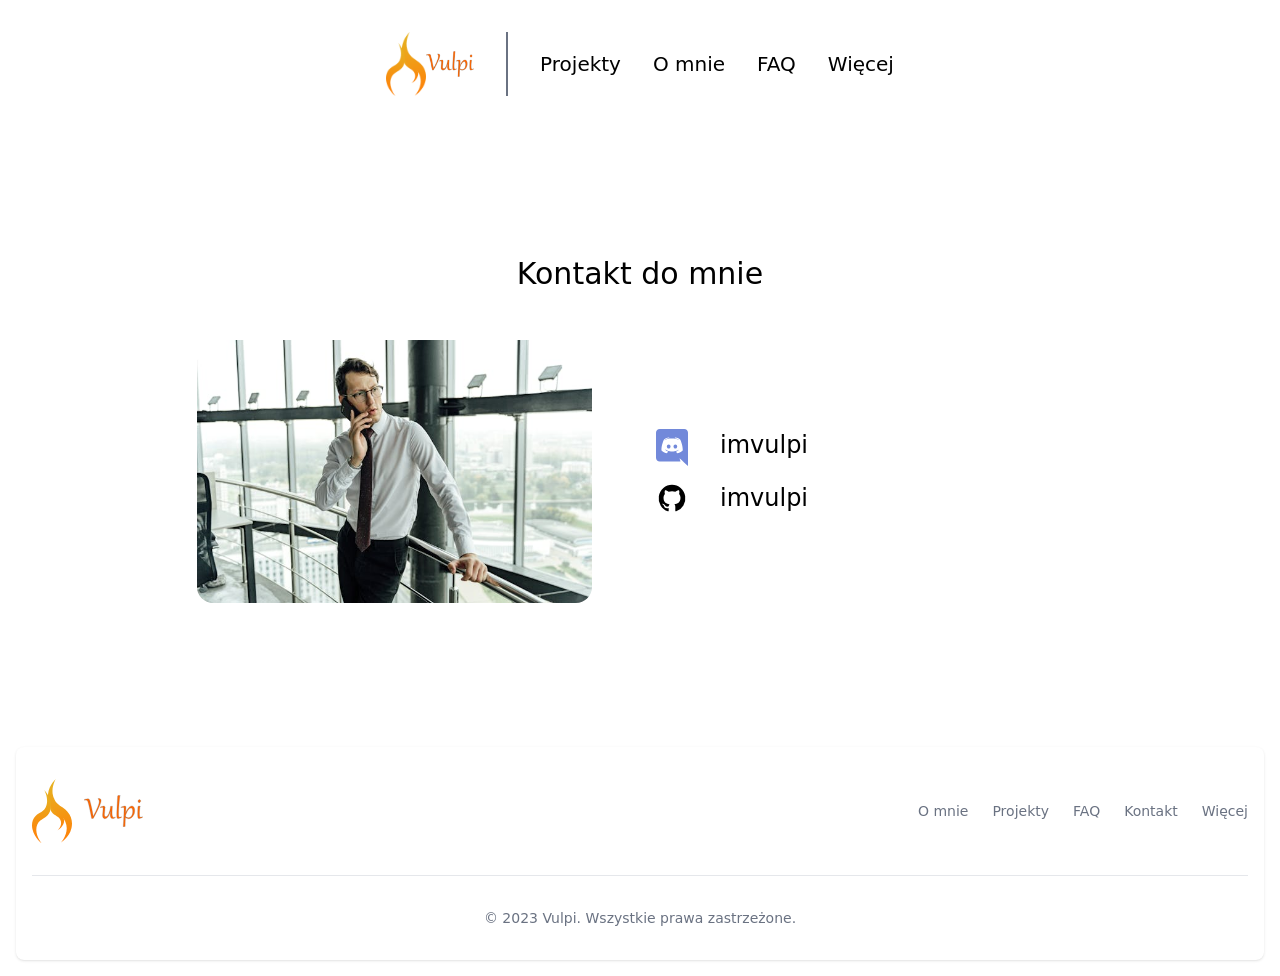
<file: pl/contact.html>
<!DOCTYPE html>
<html lang="en">
<head>
    <meta charset="UTF-8">
    <meta name="viewport" content="width=device-width, initial-scale=1.0">
    <link rel="stylesheet" href="../deps/css/main.css">
    <link rel="icon" href="../graphics/icon.svg">
    <title>Vulpi</title>
</head>
<body class="bg-white dark:bg-gray-900 dark:text-white">
    <header class="flex justify-center w-full max-sm:justify-around">
        <a href="./index.html" class="flex items-center p-4 sm:m-4">
            <img src="../graphics/icon.png" class="wh-auto max-w-16 max-h-16">
            <img src="../graphics/logo-text.png" class="max-w-12 max-h-16 animate-waving-hand">
        </a>
        <div class="sm:my-8 sm:border-1 animate-flip-up border-gray-500"></div>
        <ul class="hidden sm:visible sm:flex gap-8 p-8 justify-center items-center text-xl">
            <li><a href="./projects.html" class="hover:text-orange-600">Projekty</a></li>
            <li><a href="./about.html" class="hover:text-orange-600">O mnie</a></li>
            <li><a href="./faq.html" class="hover:text-orange-600">FAQ</a></li>
            <li><a href="./more.html" class="hover:text-orange-600">Więcej</a></li>
        </ul>
        <div class="hidden max-sm:flex">
            <img src="../graphics/icons/outline/general/bars.svg" class="dark:filter-[brightness(0)invert(1)] dark:block hover:animate-jump text-3xl items-center w-10" id="navigation-button"></img>
        </div>
    </header>
    <div id="navigation-menu" hidden>
        <ul class="max-sm:visible max-sm:block p-8 justify-center items-center text-xl *:my-2">
            <li><a href="./projects.html" class="hover:text-orange-600">Projekty</a></li>
            <li><a href="./about.html" class="hover:text-orange-600">O mnie</a></li>
            <li><a href="./faq.html" class="hover:text-orange-600">FAQ</a></li>
            <li><a href="./more.html" class="hover:text-orange-600">Więcej</a></li>
        </ul>
    </div>
    <main>
        <h1 class="my-8 mt-32 text-3xl text-center">Kontakt do mnie</h1>
        <div class="overflow-hidden flex justify-center items-center *:p-4 my-32 mt-0 max-sm:flex-col-reverse">
            <img class="scranim:animate-from-left translate-x-[-100vw]  w-1/3 max-lg:w-2/3 max-sm:w-full rounded-4xl" src="../graphics/images/sm-calling.jpg" alt="Team Photo">
            <div class="scranim:animate-fade-right scranim-delay:1000 opacity-0 w-1/3 max-sm:w-full text-2xl text-center flex flex-col gap-4 mx-8">
                <p class="scranim:animate-fade-right scranim-delay:1000 opacity-0 max-sm:w-full text-2xl text-center flex gap-8">
                    <a class="text-amber-100 underline">
                        <img src="../graphics/icons/solid/brands/discord2.svg" class="w-8"> 
                    </a>
                    <span>imvulpi</span>
                </p>
                <p class="scranim:animate-fade-right scranim-delay:1000 opacity-0 max-sm:w-full text-2xl text-center flex gap-8">
                    <a href="https://github.com/imvulpi" class="text-amber-100 underline animate-pulse">
                        <img src="../graphics/icons/solid/brands/github.svg" class="w-8 dark:filter-[brightness(0)invert(1)]"> 
                    </a>
                    <span>imvulpi</span>
                </p>
            </div>
        </div>
    </main>
    <div class="my-32"></div>
    <footer class="bg-white rounded-lg shadow-sm dark:bg-gray-900 m-4 scranim:animate-flip-down">
        <div class="w-full max-w-screen-xl mx-auto p-4 md:py-8">
            <div class="sm:flex sm:items-center sm:justify-between">
                <a href="#" class="flex items-center mb-4 sm:mb-0 space-x-3 rtl:space-x-reverse">
                    <img src="../graphics/icon.svg" class="h-16" alt="Vulpi Logo" />
                    <img src="../graphics/logo-text.svg" class="h-8" alt="Vulpi Logo" />
                </a>
                <ul class="flex flex-wrap items-center mb-6 text-sm font-medium text-gray-500 sm:mb-0 dark:text-gray-400">
                    <li>
                        <a href="./about.html" class="hover:underline me-4 md:me-6">O mnie</a>
                    </li>
                    <li>
                        <a href="./projects.html" class="hover:underline me-4 md:me-6">Projekty</a>
                    </li>
                    <li>
                        <a href="./faq.html" class="hover:underline me-4 md:me-6">FAQ</a>
                    </li>
                    <li>
                        <a href="./contact.html" class="hover:underline me-4 md:me-6">Kontakt</a>
                    </li>
                    <li>
                        <a href="./more.html" class="hover:underline hover:">Więcej</a>
                    </li>
                </ul>
            </div>
            <hr class="my-6 border-gray-200 sm:mx-auto dark:border-gray-700 lg:my-8" />
            <span class="block text-sm text-gray-500 sm:text-center dark:text-gray-400">© 2023 <a href="https://github.com/imvulpi" class="hover:underline">Vulpi</a>. Wszystkie prawa zastrzeżone.</span>
        </div>
    </footer>

    <div class="hidden animate-fade-left animate-fade-down animate-from-left animate-from-right animate-fade-down animate-jump-out">
        
    </div>
</body>
<script src="../deps/js/main-navigation.js"></script>
<script src="../deps/js/slider-animations.js"></script>
</html>
</file>
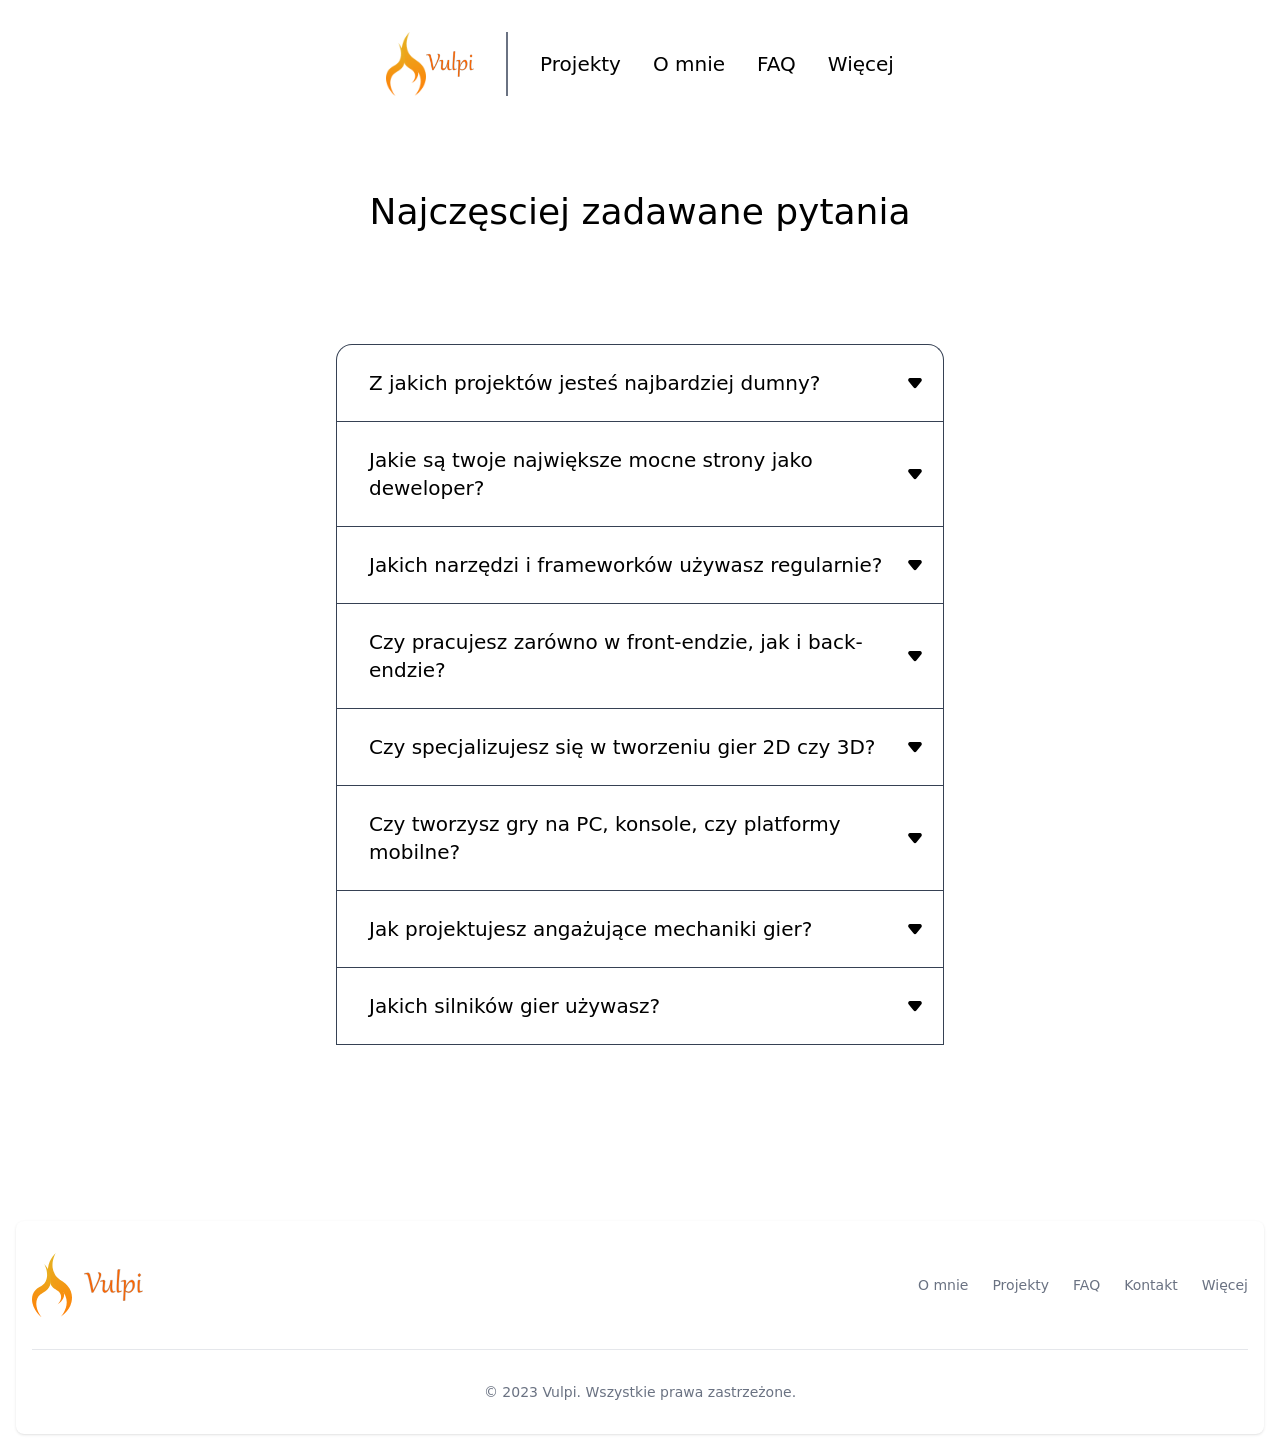
<file: pl/faq.html>
<!DOCTYPE html>
<html lang="en">
<head>
    <meta charset="UTF-8">
    <meta name="viewport" content="width=device-width, initial-scale=1.0">
    <link rel="stylesheet" href="../deps/css/main.css">
    <link rel="icon" href="../graphics/icon.svg">
    <title>Vulpi</title>
</head>
<body class="bg-white dark:bg-gray-900 dark:text-white">
    <header class="flex justify-center w-full max-sm:justify-around">
        <a href="./index.html" class="flex items-center p-4 sm:m-4">
            <img src="../graphics/icon.png" class="wh-auto max-w-16 max-h-16">
            <img src="../graphics/logo-text.png" class="max-w-12 max-h-16 animate-waving-hand">
        </a>
        <div class="sm:my-8 sm:border-1 animate-flip-up border-gray-500"></div>
        <ul class="hidden sm:visible sm:flex gap-8 p-8 justify-center items-center text-xl">
            <li><a href="./projects.html" class="hover:text-orange-600">Projekty</a></li>
            <li><a href="./about.html" class="hover:text-orange-600">O mnie</a></li>
            <li><a href="./faq.html" class="hover:text-orange-600">FAQ</a></li>
            <li><a href="./more.html" class="hover:text-orange-600">Więcej</a></li>
        </ul>
        <div class="hidden max-sm:flex">
            <img src="../graphics/icons/outline/general/bars.svg" class="dark:filter-[brightness(0)invert(1)] dark:block hover:animate-jump text-3xl items-center w-10" id="navigation-button"></img>
        </div>
    </header>
    <div id="navigation-menu" hidden>
        <ul class="max-sm:visible max-sm:block p-8 justify-center items-center text-xl *:my-2">
            <li><a href="./projects.html" class="hover:text-orange-600">Projekty</a></li>
            <li><a href="./about.html" class="hover:text-orange-600">O mnie</a></li>
            <li><a href="./faq.html" class="hover:text-orange-600">FAQ</a></li>
            <li><a href="./more.html" class="hover:text-orange-600">Więcej</a></li>
        </ul>
    </div>
    <main>
        <h1 class="text-center text-4xl animate-fade-down my-16">Najczęsciej zadawane pytania</h1>
        <ul class="flex flex-col items-center w-1/2 max-lg:w-full px-4 mx-auto py-12 my-8 *:scranim:animate-fade-up">
            <li class="w-full faq-section">
                    <div class="flex justify-between dark:hover:bg-gray-800 hover:bg-gray-200 faq-btn border-gray-700 border-1 p-4 border-b-0 rounded-t-2xl" open-color-class="dark:bg-gray-800 bg-gray-200">
                    <h1 class="text-xl px-4 py-2">Z jakich projektów jesteś najbardziej dumny?</h1>
                    <img class="dark:filter-[brightness(0)invert(1)] faq-arrow-down" src="../graphics/icons/solid/arrows/caret-down.svg" alt="">
                    <img class="dark:filter-[brightness(0)invert(1)] select-none faq-arrow-up" hidden src="../graphics/icons/solid/arrows/caret-up.svg" alt="">
                </div>
                <p class="p-4 faq-content hidden border-gray-700 border-1 border-b-0">
                    Jestem dumny z tego, jak powstało HarmoniaUI. Uważam, że kod jest dobrze zorganizowany i stosunkowo czysty, oczywiście zawsze jest miejsce na poprawę, ale jestem z niego zadowolony. Przy HarmoniaUI było wiele trudności, dokumentacja modułów w Godocie nie była obszerna, więc musiałem zaglądać w kod źródłowy Godota, żeby dowiedzieć się, jak zrobić niektóre rzeczy.
                </p>
            </li> 
            <li class="w-full faq-section">
                    <div class="flex justify-between faq-btn dark:hover:bg-gray-800 hover:bg-gray-200 border-gray-700 border-1 p-4 border-b-0" open-color-class="dark:bg-gray-800 bg-gray-200">
                    <h1 class="text-xl px-4 py-2">Jakie są twoje największe mocne strony jako deweloper?</h1>
                    <img class="dark:filter-[brightness(0)invert(1)] faq-arrow-down" src="../graphics/icons/solid/arrows/caret-down.svg" alt="">
                    <img class="dark:filter-[brightness(0)invert(1)] select-none faq-arrow-up" hidden src="../graphics/icons/solid/arrows/caret-up.svg" alt="">
                </div>
                <p class="p-4 faq-content hidden border-gray-700 border-1 border-b-0">Myślę, że moimi największymi mocnymi stronami są pasja do rozwoju. Nie poddaję się łatwo, jestem kreatywny, co pomaga mi wymyślać różne pomysły w grach i innych projektach. Potrafię dostosować się do różnych frameworków, języków i technologii, powiedziałbym, że to jedna z moich największych mocnych stron</p>
            </li> 
            <li class="w-full faq-section">
                    <div class="flex justify-between faq-btn dark:hover:bg-gray-800 hover:bg-gray-200 border-gray-700 border-1 p-4 border-b-0" open-color-class="dark:bg-gray-800 bg-gray-200">
                    <h1 class="text-xl px-4 py-2">Jakich narzędzi i frameworków używasz regularnie?</h1>
                    <img class="dark:filter-[brightness(0)invert(1)] faq-arrow-down" src="../graphics/icons/solid/arrows/caret-down.svg" alt="">
                    <img class="dark:filter-[brightness(0)invert(1)] select-none faq-arrow-up" hidden src="../graphics/icons/solid/arrows/caret-up.svg" alt="">
                </div>
                <p class="p-4 faq-content hidden border-gray-700 border-1 border-b-0">Najczęściej używam VSCode, Visual Studio. Do tworzenia gier korzystam z Unity lub Godota, ale chciałbym spróbować Unreal. Zwykle używam VSCode z wtyczkami, które kolorują teksty lub pomagają szybciej rozwijać projekty.</p>
            </li> 
            <li class="w-full faq-section">
                    <div class="flex justify-between faq-btn dark:hover:bg-gray-800 hover:bg-gray-200 border-gray-700 border-1 p-4 border-b-0" open-color-class="dark:bg-gray-800 bg-gray-200">
                    <h1 class="text-xl px-4 py-2">Czy pracujesz zarówno w front-endzie, jak i back-endzie?</h1>
                    <img class="dark:filter-[brightness(0)invert(1)] faq-arrow-down" src="../graphics/icons/solid/arrows/caret-down.svg" alt="">
                    <img class="dark:filter-[brightness(0)invert(1)] select-none faq-arrow-up" hidden src="../graphics/icons/solid/arrows/caret-up.svg" alt="">
                </div>
                <p class="p-4 faq-content hidden border-gray-700 border-1 border-b-0">Tak, ponieważ wiele moich projektów było realizowanych solo, musiałem zajmować się zarówno front-endem, jak i back-endem. Mam spore doświadczenie w UI/UX, które zdobyłem rozwijając różne strony internetowe.</p>
            </li> 
            <li class="w-full faq-section">
                <div class="flex justify-between faq-btn dark:hover:bg-gray-800 hover:bg-gray-200 border-gray-700 border-1 p-4 border-b-0" open-color-class="dark:bg-gray-800 bg-gray-200">
                <h1 class="text-xl px-4 py-2">Czy specjalizujesz się w tworzeniu gier 2D czy 3D?</h1>
                <img class="dark:filter-[brightness(0)invert(1)] faq-arrow-down" src="../graphics/icons/solid/arrows/caret-down.svg" alt="">
                <img class="dark:filter-[brightness(0)invert(1)] select-none faq-arrow-up" hidden src="../graphics/icons/solid/arrows/caret-up.svg" alt="">
            </div>
            <p class="p-4 faq-content hidden border-gray-700 border-1 border-b-0">Większość moich projektów jest w 2D, ale chciałbym spróbować stworzyć więcej gier 3D.</p>
            </li> 
            <li class="w-full faq-section">
                <div class="flex justify-between faq-btn dark:hover:bg-gray-800 hover:bg-gray-200 border-gray-700 border-1 p-4 border-b-0" open-color-class="dark:bg-gray-800 bg-gray-200">
                <h1 class="text-xl px-4 py-2">Czy tworzysz gry na PC, konsole, czy platformy mobilne?</h1>
                <img class="dark:filter-[brightness(0)invert(1)] faq-arrow-down" src="../graphics/icons/solid/arrows/caret-down.svg" alt="">
                <img class="dark:filter-[brightness(0)invert(1)] select-none faq-arrow-up" hidden src="../graphics/icons/solid/arrows/caret-up.svg" alt="">
            </div>
            <p class="p-4 faq-content hidden border-gray-700 border-1 border-b-0">Zależy od gry, wiele z moich gier jest tylko na PC, a niektóre na PC i urządzenia mobilne. Zwykle to albo PC, albo mobilne.</p>
            </li> 
            <li class="w-full faq-section">
               <div class="flex justify-between faq-btn dark:hover:bg-gray-800 hover:bg-gray-200 border-gray-700 border-1 p-4 border-b-0" open-color-class="dark:bg-gray-800 bg-gray-200">
               <h1 class="text-xl px-4 py-2">Jak projektujesz angażujące mechaniki gier?</h1>
               <img class="dark:filter-[brightness(0)invert(1)] faq-arrow-down" src="../graphics/icons/solid/arrows/caret-down.svg" alt="">
               <img class="dark:filter-[brightness(0)invert(1)] select-none faq-arrow-up" hidden src="../graphics/icons/solid/arrows/caret-up.svg" alt="">
           </div>
           <p class="p-4 faq-content hidden border-gray-700 border-1 border-b-0">Często aktywnie wymyślam dużo pomysłów, albo szukam inspiracji w różnych grach, staram się, żeby było to zabawne dla graczy.</p>
           </li> 
            <li class="w-full faq-section">
                    <div class="flex justify-between faq-btn dark:hover:bg-gray-800 hover:bg-gray-200 border-gray-700 border-1 p-4" open-color-class="dark:bg-gray-800 bg-gray-200">
                    <h1 class="text-xl px-4 py-2">Jakich silników gier używasz?</h1>
                    <img class="dark:filter-[brightness(0)invert(1)] faq-arrow-down" src="../graphics/icons/solid/arrows/caret-down.svg" alt="">
                    <img class="dark:filter-[brightness(0)invert(1)] select-none faq-arrow-up" hidden src="../graphics/icons/solid/arrows/caret-up.svg" alt="">
                </div>
                <p class="p-4 faq-content hidden border-gray-700 border-1 border-t-0 rounded-b-2xl">Głównie używam Unity i Godota, ale chcę wkrótce spróbować Unreal.</p>
            </li>
        </ul>
    </main>
    <div class="my-32"></div>
    <footer class="bg-white rounded-lg shadow-sm dark:bg-gray-900 m-4 scranim:animate-flip-down">
        <div class="w-full max-w-screen-xl mx-auto p-4 md:py-8">
            <div class="sm:flex sm:items-center sm:justify-between">
                <a href="#" class="flex items-center mb-4 sm:mb-0 space-x-3 rtl:space-x-reverse">
                    <img src="../graphics/icon.svg" class="h-16" alt="Vulpi Logo" />
                    <img src="../graphics/logo-text.svg" class="h-8" alt="Vulpi Logo" />
                </a>
                <ul class="flex flex-wrap items-center mb-6 text-sm font-medium text-gray-500 sm:mb-0 dark:text-gray-400">
                    <li>
                        <a href="./about.html" class="hover:underline me-4 md:me-6">O mnie</a>
                    </li>
                    <li>
                        <a href="./projects.html" class="hover:underline me-4 md:me-6">Projekty</a>
                    </li>
                    <li>
                        <a href="./faq.html" class="hover:underline me-4 md:me-6">FAQ</a>
                    </li>
                    <li>
                        <a href="./contact.html" class="hover:underline me-4 md:me-6">Kontakt</a>
                    </li>
                    <li>
                        <a href="./more.html" class="hover:underline hover:">Więcej</a>
                    </li>
                </ul>
            </div>
            <hr class="my-6 border-gray-200 sm:mx-auto dark:border-gray-700 lg:my-8" />
            <span class="block text-sm text-gray-500 sm:text-center dark:text-gray-400">© 2023 <a href="https://github.com/imvulpi" class="hover:underline">Vulpi</a>. Wszystkie prawa zastrzeżone.</span>
        </div>
    </footer>

    <div class="hidden animate-fade-left animate-fade-down animate-from-left animate-from-right animate-fade-down animate-jump-out"></div>
</body>
<script src="../deps/js/main-navigation.js"></script>
<script src="../deps/js/slider-animations.js"></script>
<script src="../deps/js/faq.js"></script>
</html>
</file>
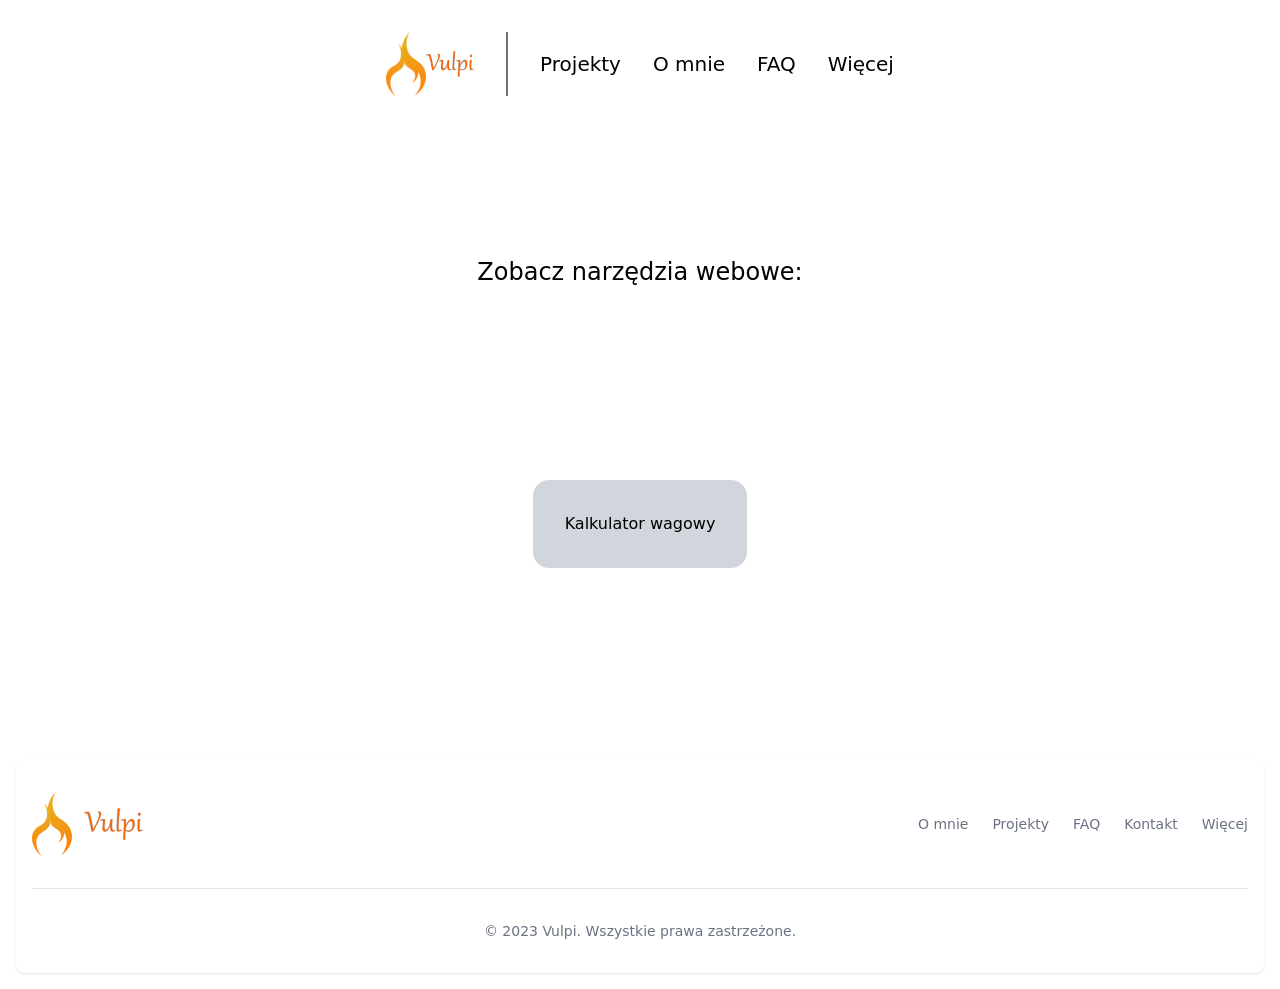
<file: pl/more.html>
<!DOCTYPE html>
<html lang="en">
<head>
    <meta charset="UTF-8">
    <meta name="viewport" content="width=device-width, initial-scale=1.0">
    <link rel="stylesheet" href="../deps/css/main.css">
    <link rel="icon" href="../graphics/icon.svg">
    <title>Vulpi</title>
</head>
<body class="bg-white dark:bg-gray-900 dark:text-white overflow-hidden">
    <header class="flex justify-center w-full max-sm:justify-around">
        <a href="./index.html" class="flex items-center p-4 sm:m-4">
            <img src="../graphics/icon.png" class="wh-auto max-w-16 max-h-16">
            <img src="../graphics/logo-text.png" class="max-w-12 max-h-16 animate-waving-hand">
        </a>
        <div class="sm:my-8 sm:border-1 animate-flip-up border-gray-500"></div>
        <ul class="hidden sm:visible sm:flex gap-8 p-8 justify-center items-center text-xl">
            <li><a href="./projects.html" class="hover:text-orange-600">Projekty</a></li>
            <li><a href="./about.html" class="hover:text-orange-600">O mnie</a></li>
            <li><a href="./faq.html" class="hover:text-orange-600">FAQ</a></li>
            <li><a href="./more.html" class="hover:text-orange-600">Więcej</a></li>
        </ul>
        <div class="hidden max-sm:flex">
            <img src="../graphics/icons/outline/general/bars.svg" class="dark:filter-[brightness(0)invert(1)] dark:block hover:animate-jump text-3xl items-center w-10" id="navigation-button"></img>
        </div>
    </header>
    <div id="navigation-menu" hidden>
        <ul class="max-sm:visible max-sm:block p-8 justify-center items-center text-xl *:my-2">
            <li><a href="./projects.html" class="hover:text-orange-600">Projekty</a></li>
            <li><a href="./about.html" class="hover:text-orange-600">O mnie</a></li>
            <li><a href="./faq.html" class="hover:text-orange-600">FAQ</a></li>
            <li><a href="./more.html" class="hover:text-orange-600">Więcej</a></li>
        </ul>
    </div>
    <main class="animate-jump-in">
        <div class="flex justify-center my-32">
            <h1 class="text-2xl">Zobacz narzędzia webowe:</h1>
        </div>
        <div class="rounded-2xl flex justify-center ">
            <a href="./weighted-calc.html" class="dark:bg-gray-800 bg-gray-300 p-8 rounded-2xl m-16 hover:animate-jump">
                Kalkulator wagowy
            </a>
        </div>
    </main>
    <div class="my-32"></div>
    <footer class="bg-white rounded-lg shadow-sm dark:bg-gray-900 m-4 scranim:animate-flip-down">
        <div class="w-full max-w-screen-xl mx-auto p-4 md:py-8">
            <div class="sm:flex sm:items-center sm:justify-between">
                <a href="#" class="flex items-center mb-4 sm:mb-0 space-x-3 rtl:space-x-reverse">
                    <img src="../graphics/icon.svg" class="h-16" alt="Vulpi Logo" />
                    <img src="../graphics/logo-text.svg" class="h-8" alt="Vulpi Logo" />
                </a>
                <ul class="flex flex-wrap items-center mb-6 text-sm font-medium text-gray-500 sm:mb-0 dark:text-gray-400">
                    <li>
                        <a href="./about.html" class="hover:underline me-4 md:me-6">O mnie</a>
                    </li>
                    <li>
                        <a href="./projects.html" class="hover:underline me-4 md:me-6">Projekty</a>
                    </li>
                    <li>
                        <a href="./faq.html" class="hover:underline me-4 md:me-6">FAQ</a>
                    </li>
                    <li>
                        <a href="./contact.html" class="hover:underline me-4 md:me-6">Kontakt</a>
                    </li>
                    <li>
                        <a href="./more.html" class="hover:underline hover:">Więcej</a>
                    </li>
                </ul>
            </div>
            <hr class="my-6 border-gray-200 sm:mx-auto dark:border-gray-700 lg:my-8" />
            <span class="block text-sm text-gray-500 sm:text-center dark:text-gray-400">© 2023 <a href="https://github.com/imvulpi" class="hover:underline">Vulpi</a>. Wszystkie prawa zastrzeżone.</span>
        </div>
    </footer>

    <div class="hidden animate-fade-left animate-fade-down animate-from-left animate-from-right animate-fade-down animate-jump-out"></div>
</body>
<script src="../deps/js/main-navigation.js"></script>
<script src="../deps/js/slider-animations.js"></script>
</html>
</file>
<file: deps/highlight/tomorrow-night-bright.min.css>
pre code.hljs{display:block;overflow-x:auto;padding:1em}code.hljs{padding:3px 5px}.hljs-comment,.hljs-quote{color:#969896}.hljs-deletion,.hljs-name,.hljs-regexp,.hljs-selector-class,.hljs-selector-id,.hljs-tag,.hljs-template-variable,.hljs-variable{color:#d54e53}.hljs-built_in,.hljs-link,.hljs-literal,.hljs-meta{color:#c397d8}.hljs-number{color:#e6c07b}.hljs-attribute{color:#e7c547}.hljs-addition,.hljs-bullet,.hljs-symbol{color:#61aeee}.hljs-string{color:#98c379}.hljs-section,.hljs-title{color:#7aa6da}.hljs-keyword,.hljs-selector-tag,.hljs-type{color:#c397d8}.hljs{color:#eaeaea}.hljs-emphasis{font-style:italic}.hljs-strong{font-weight:700}
</file>
